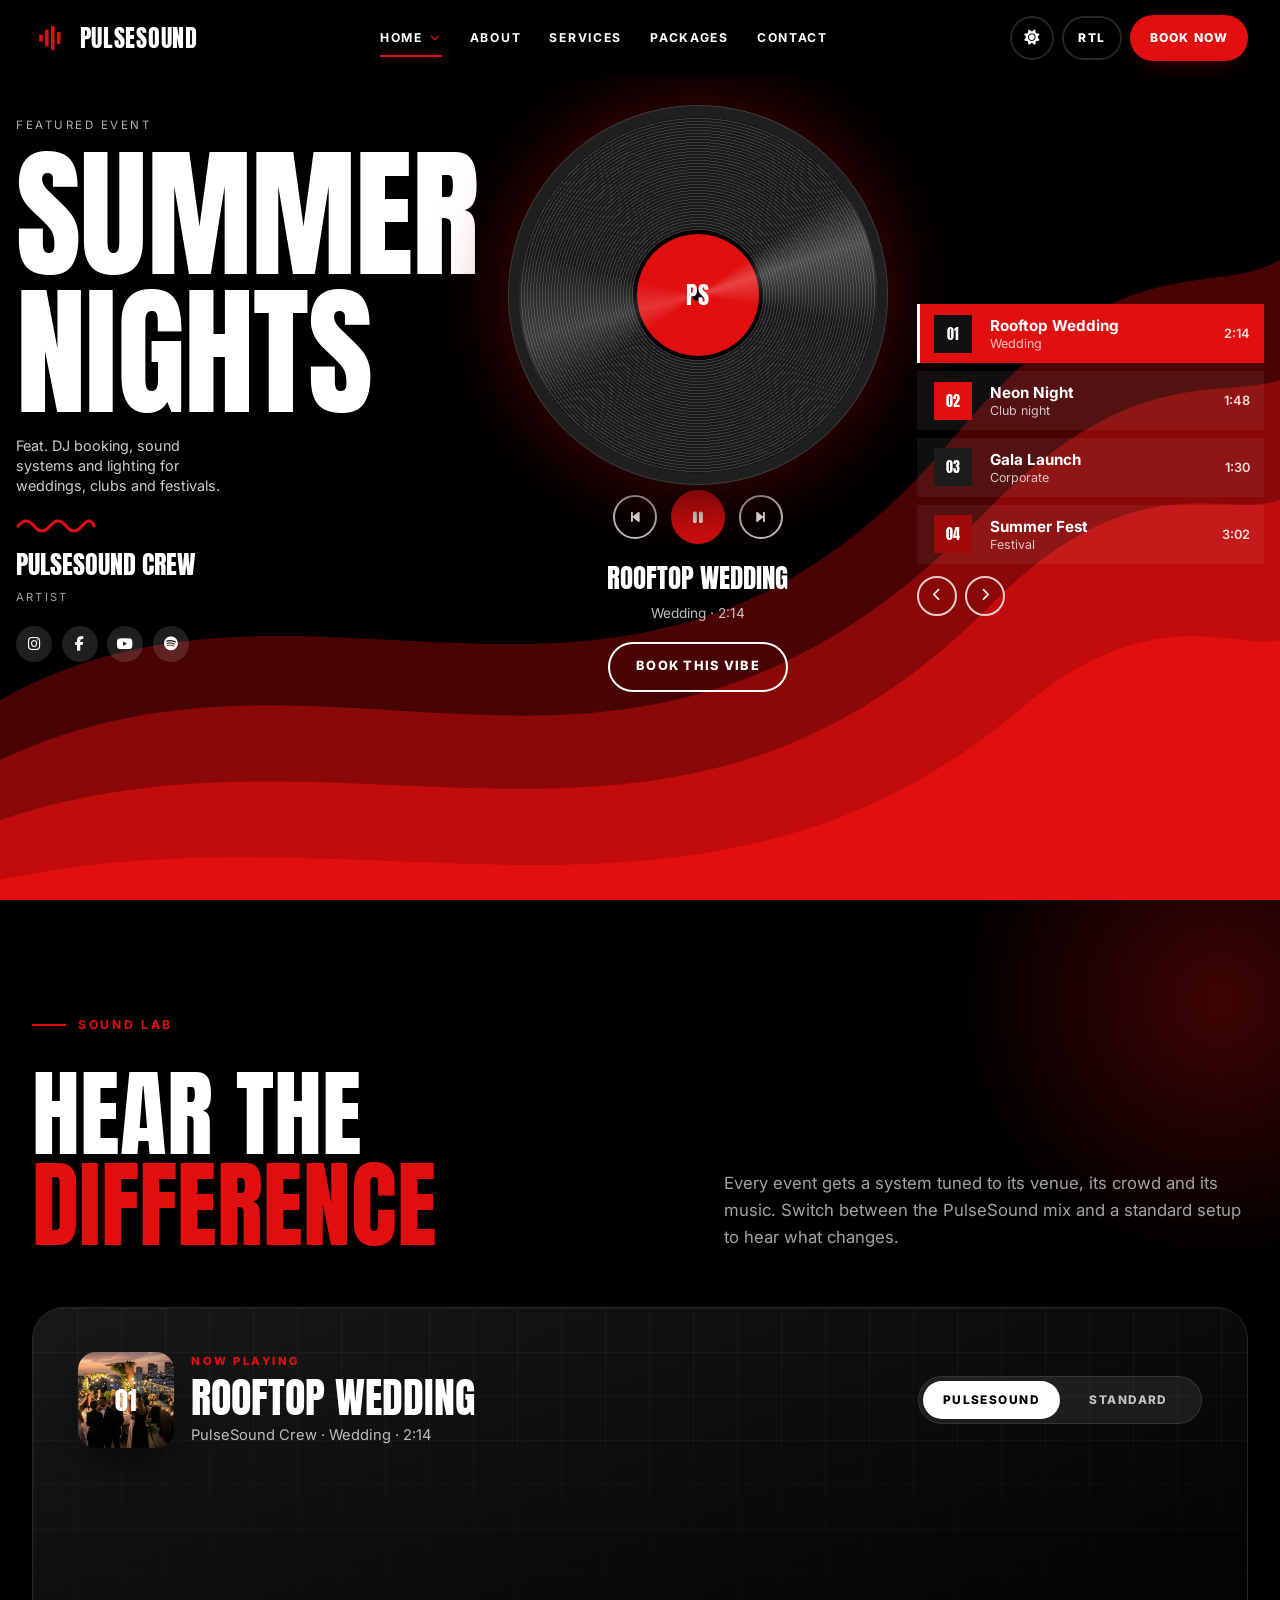
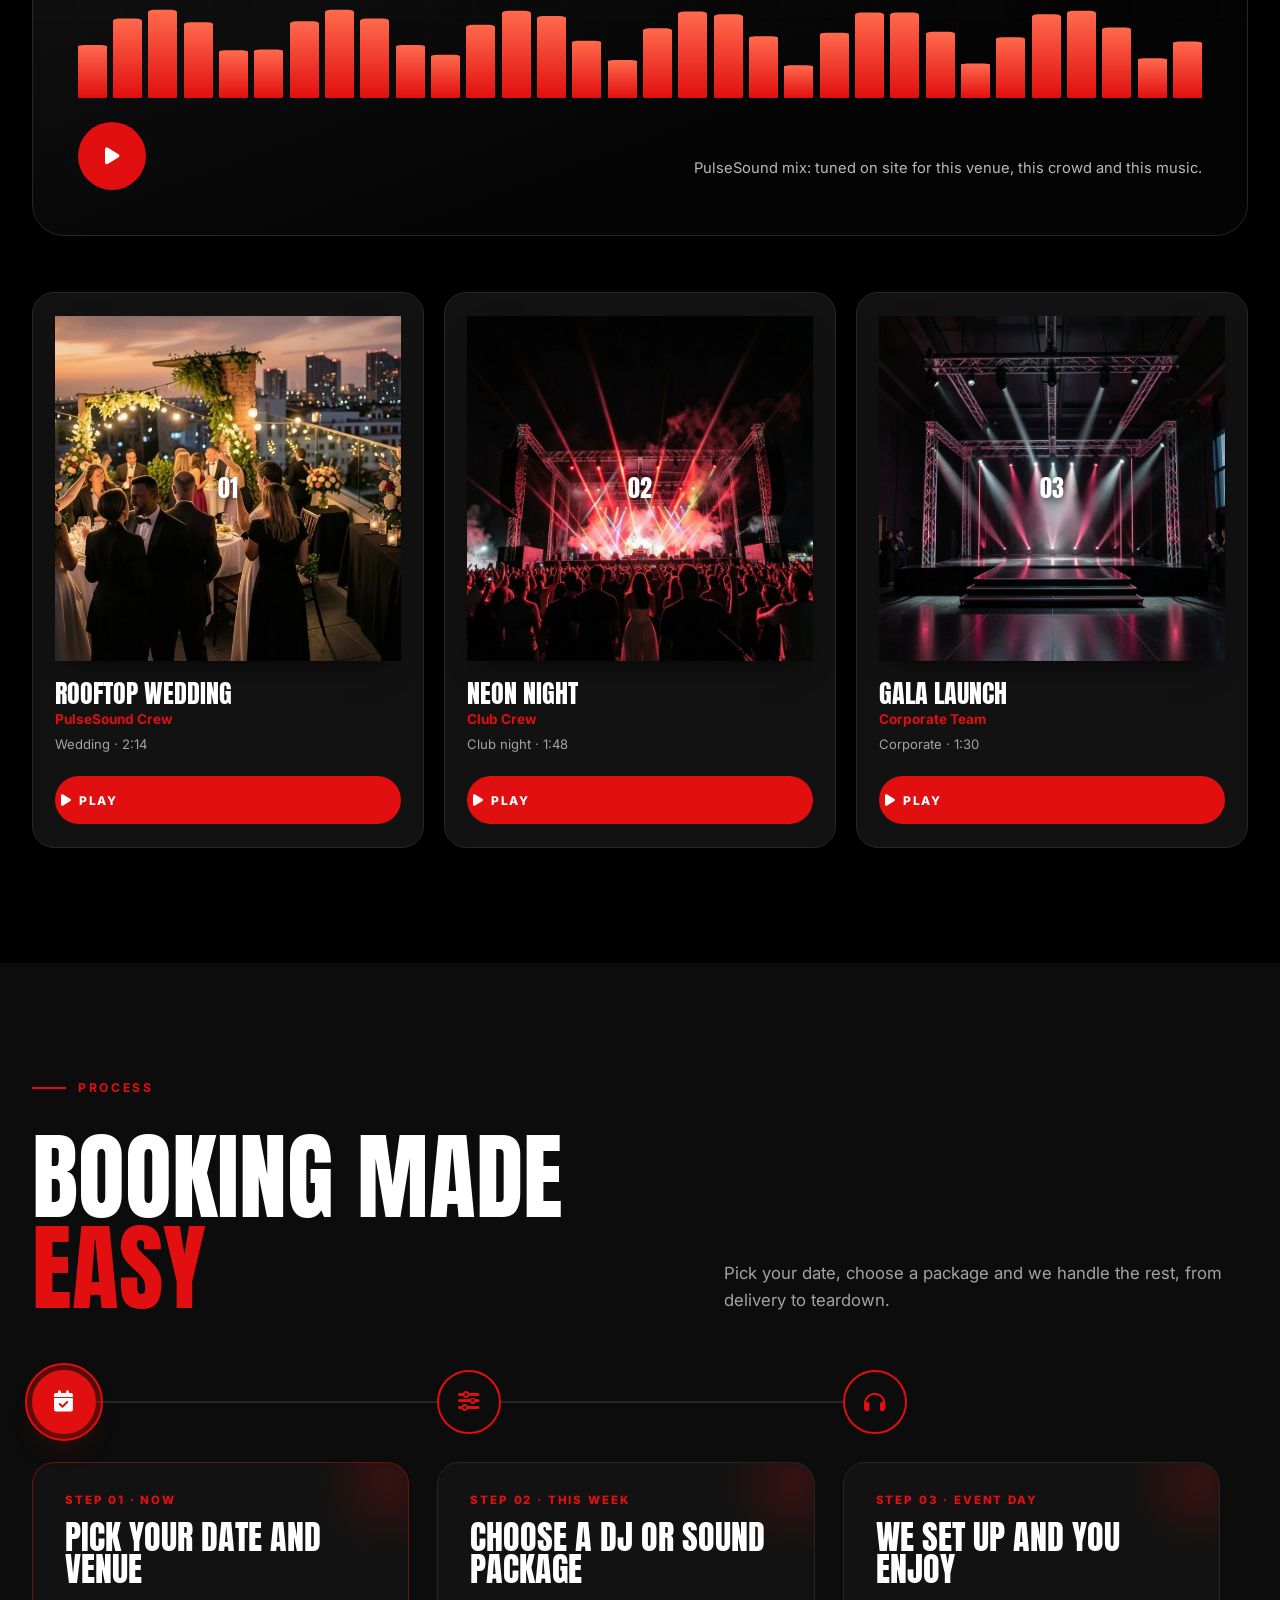
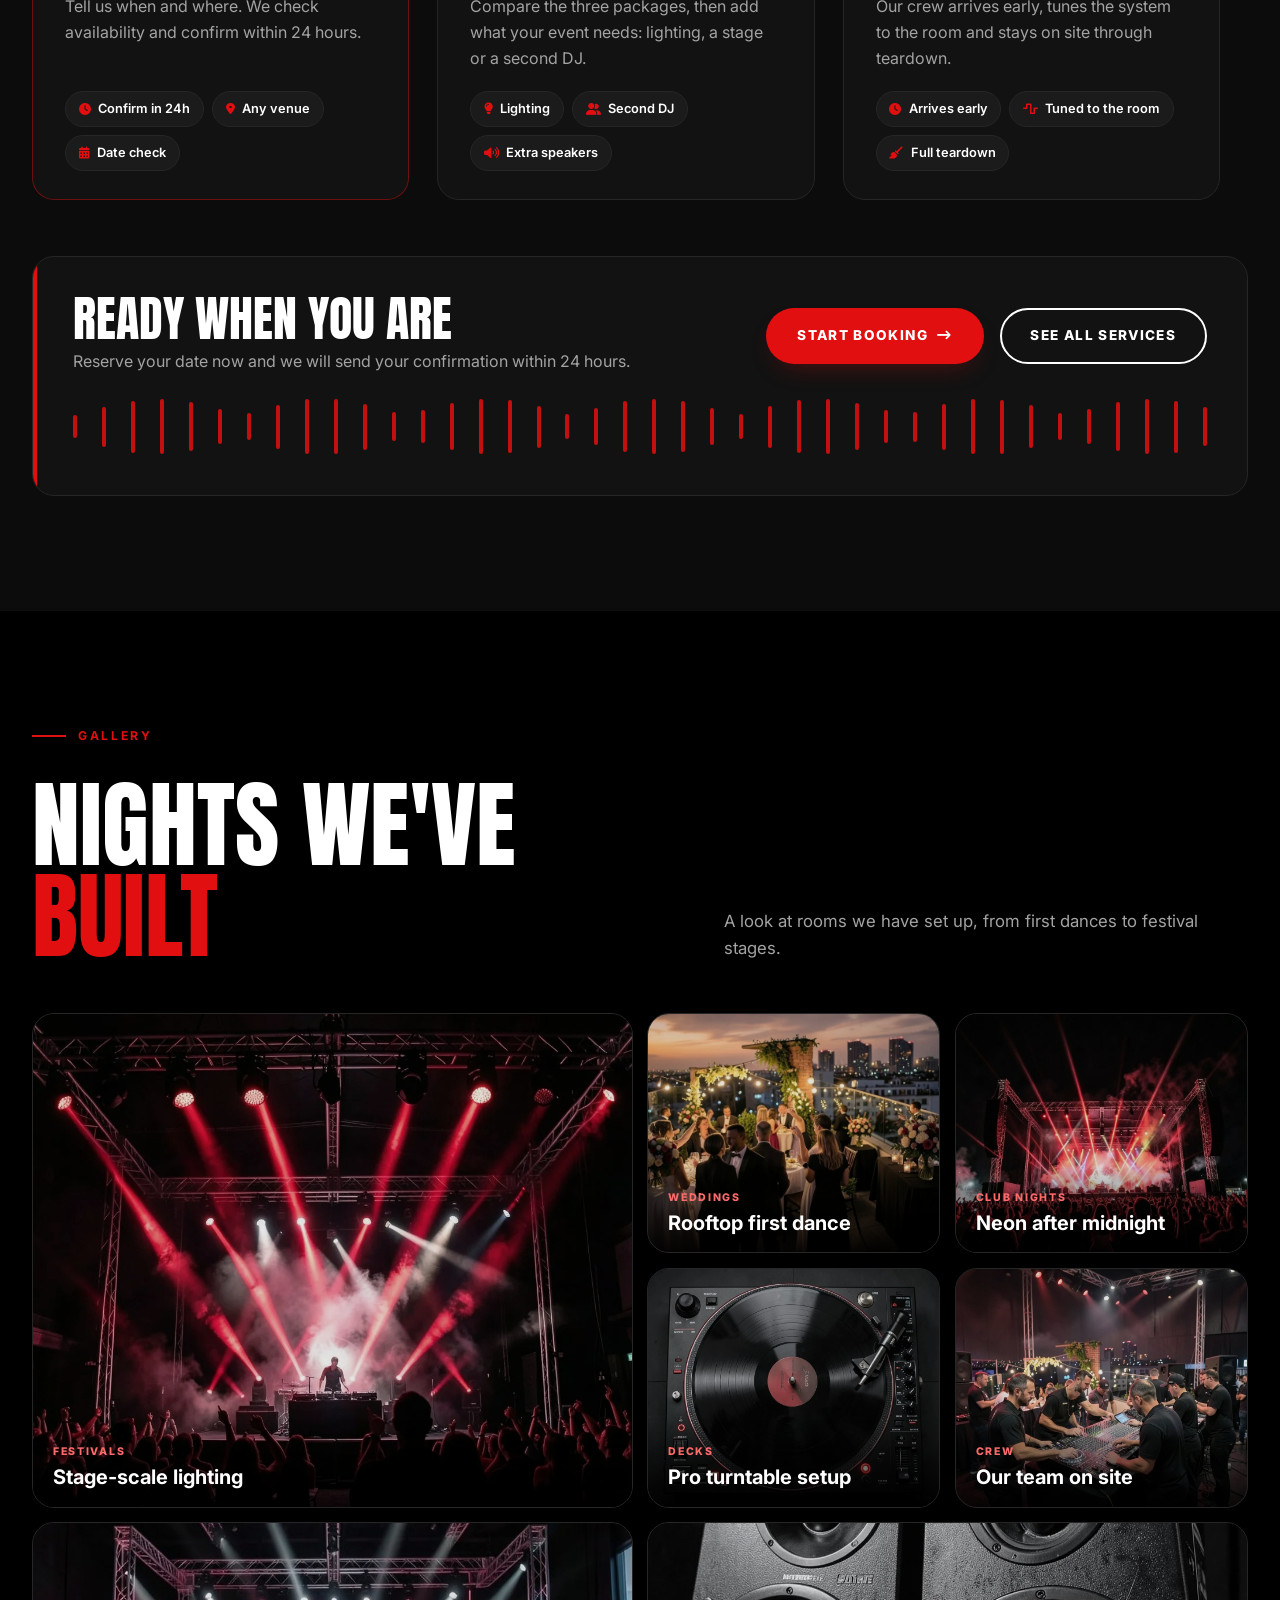
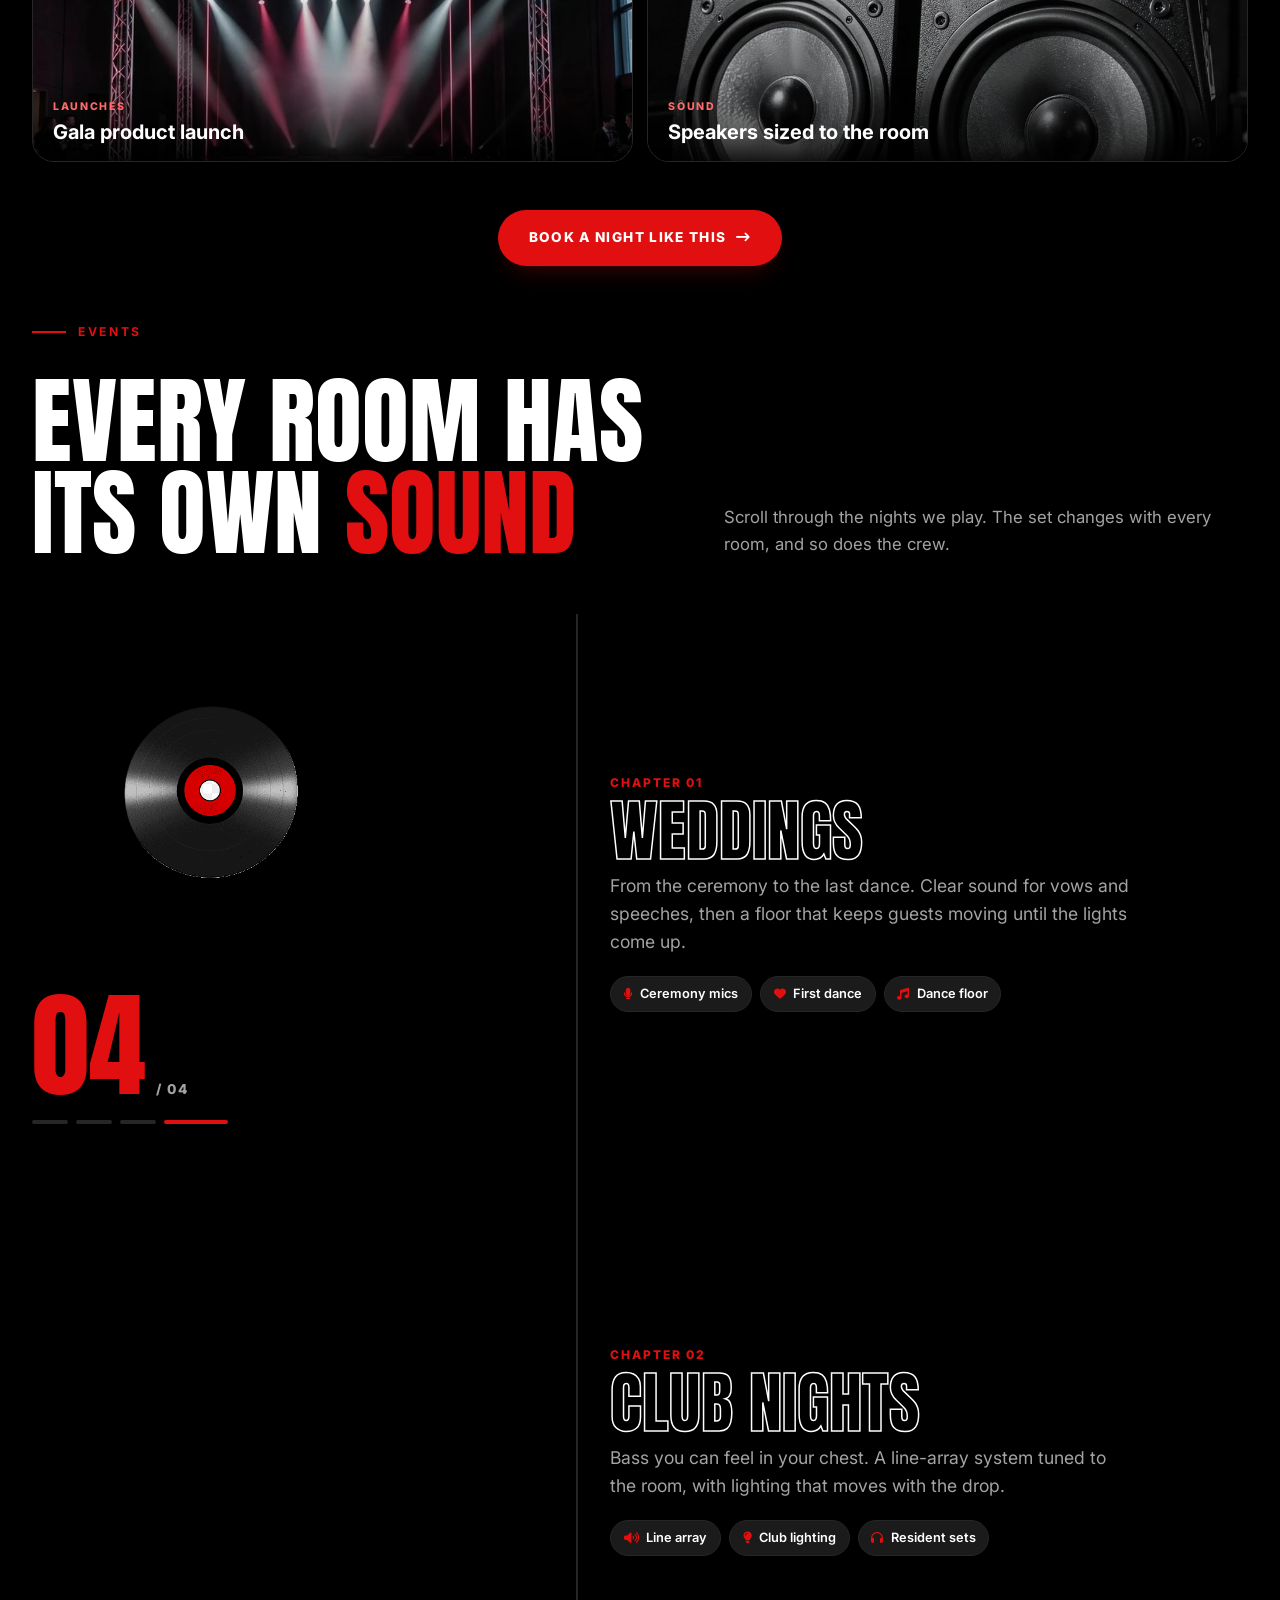
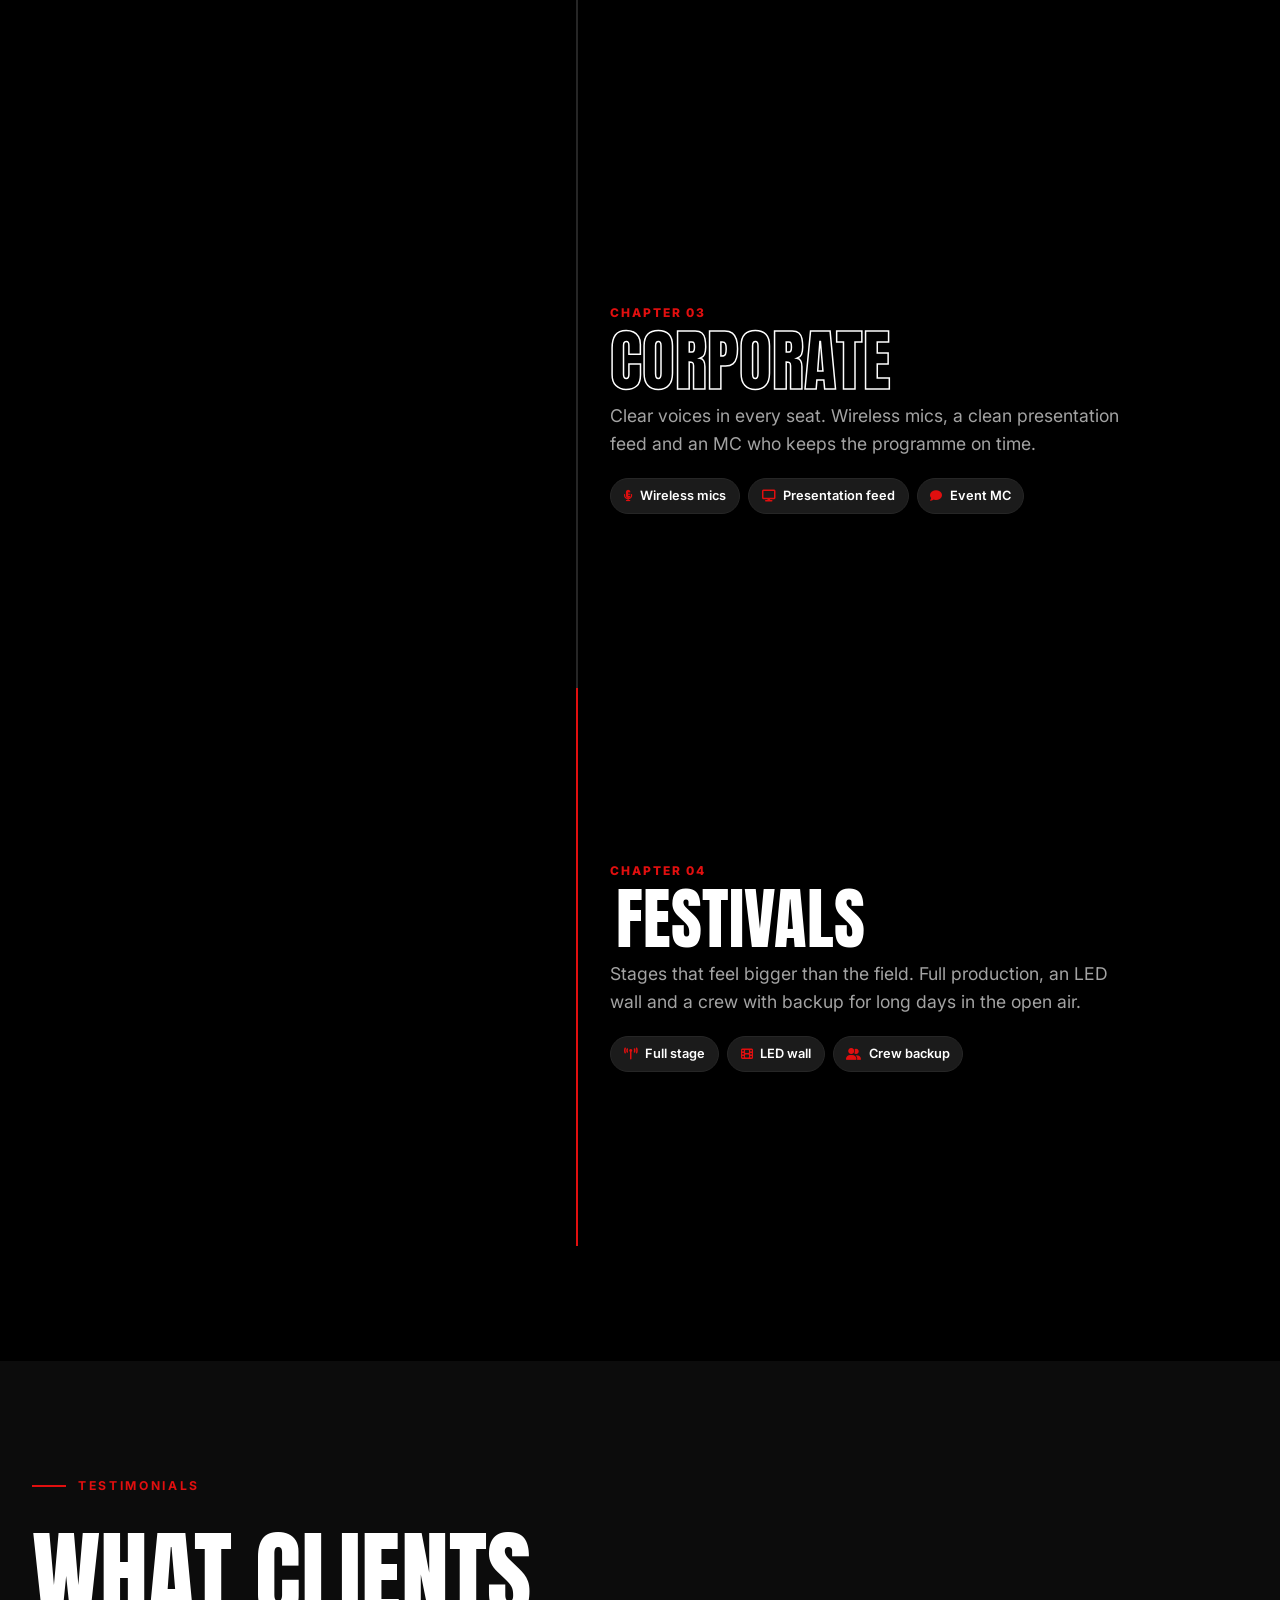
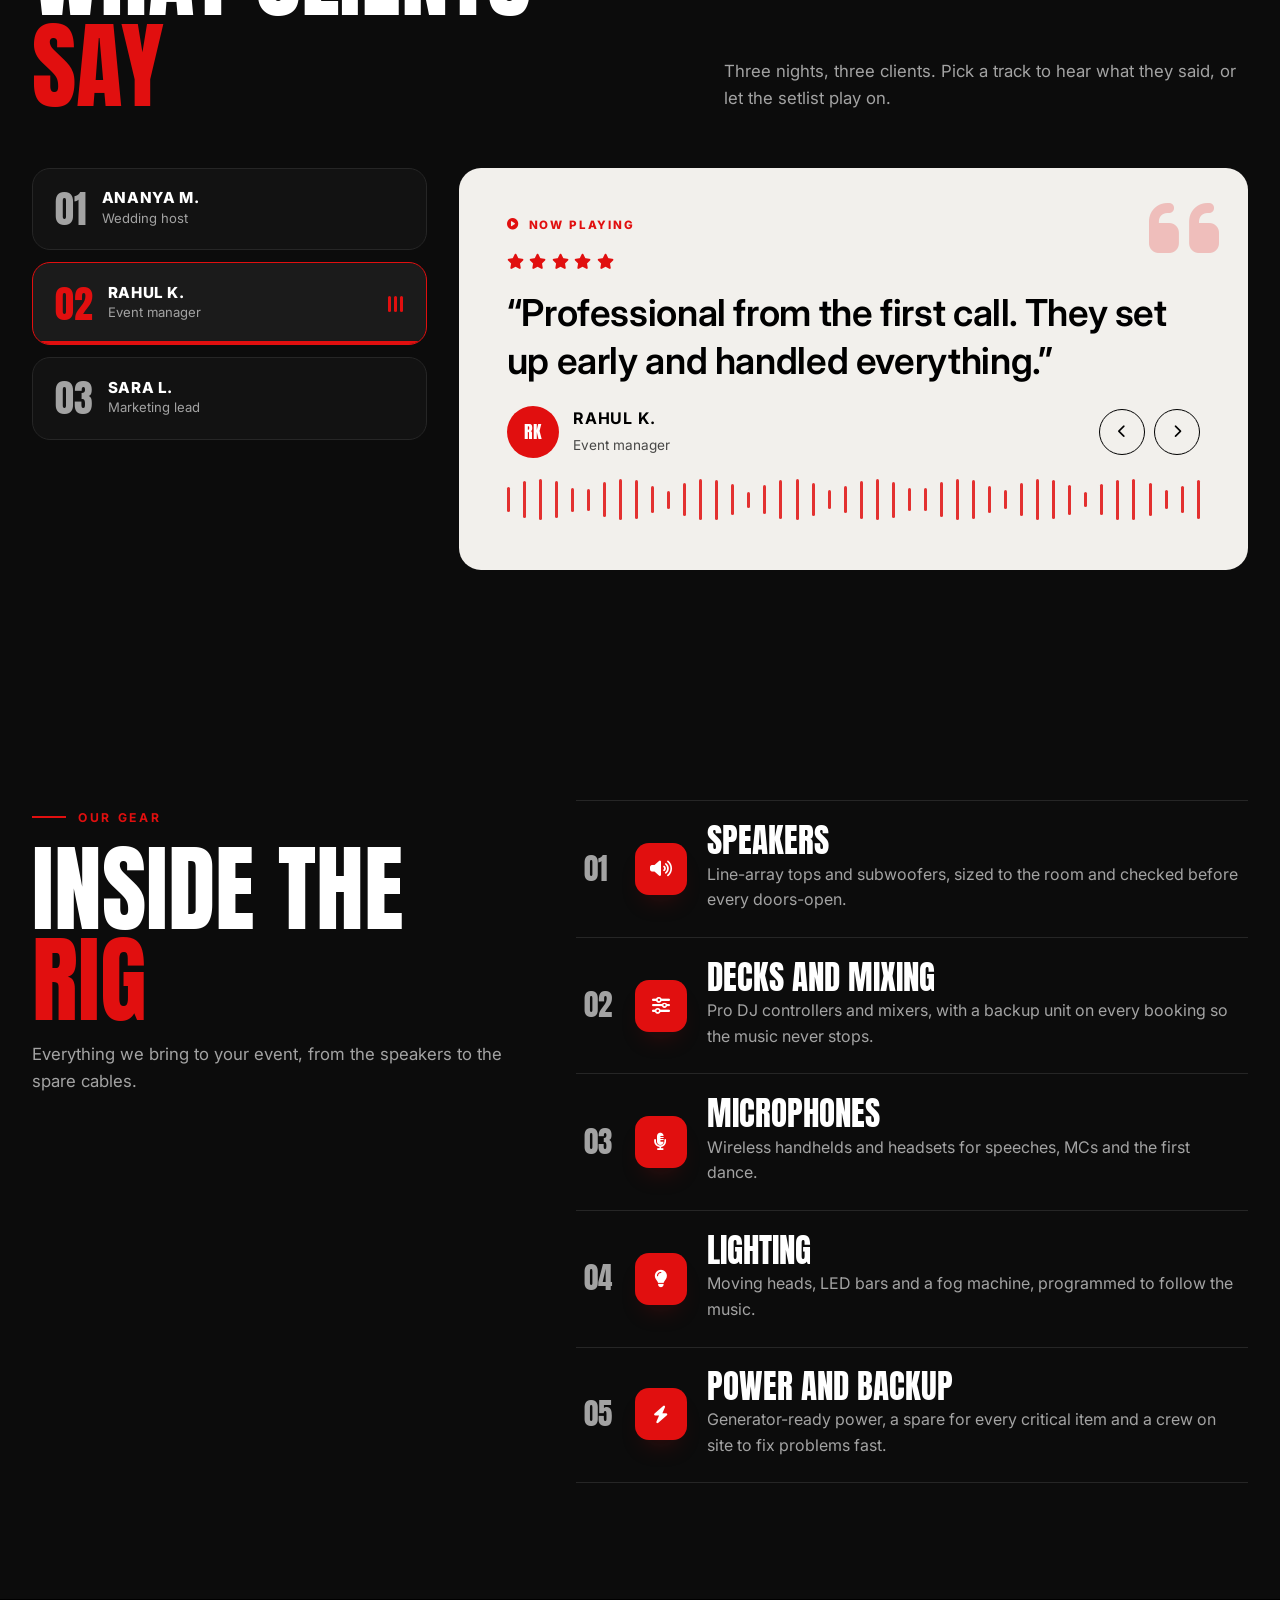
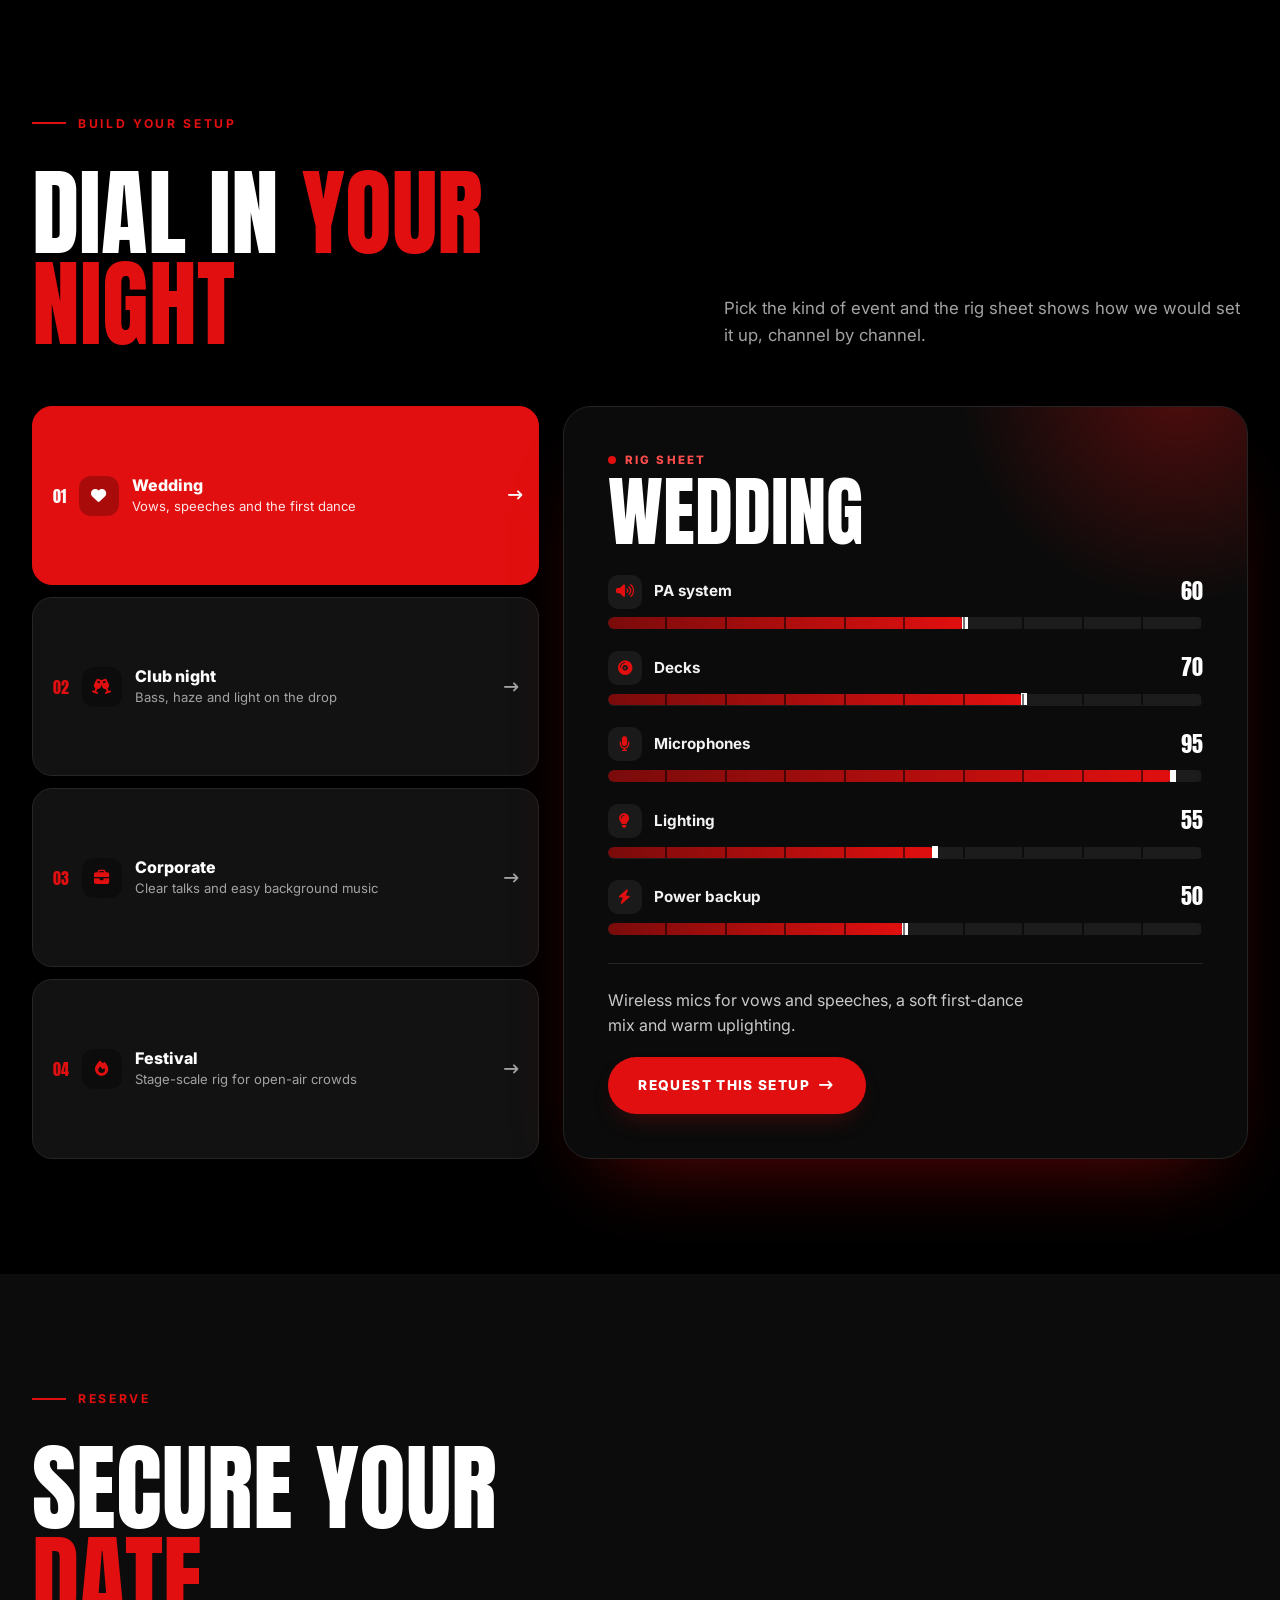
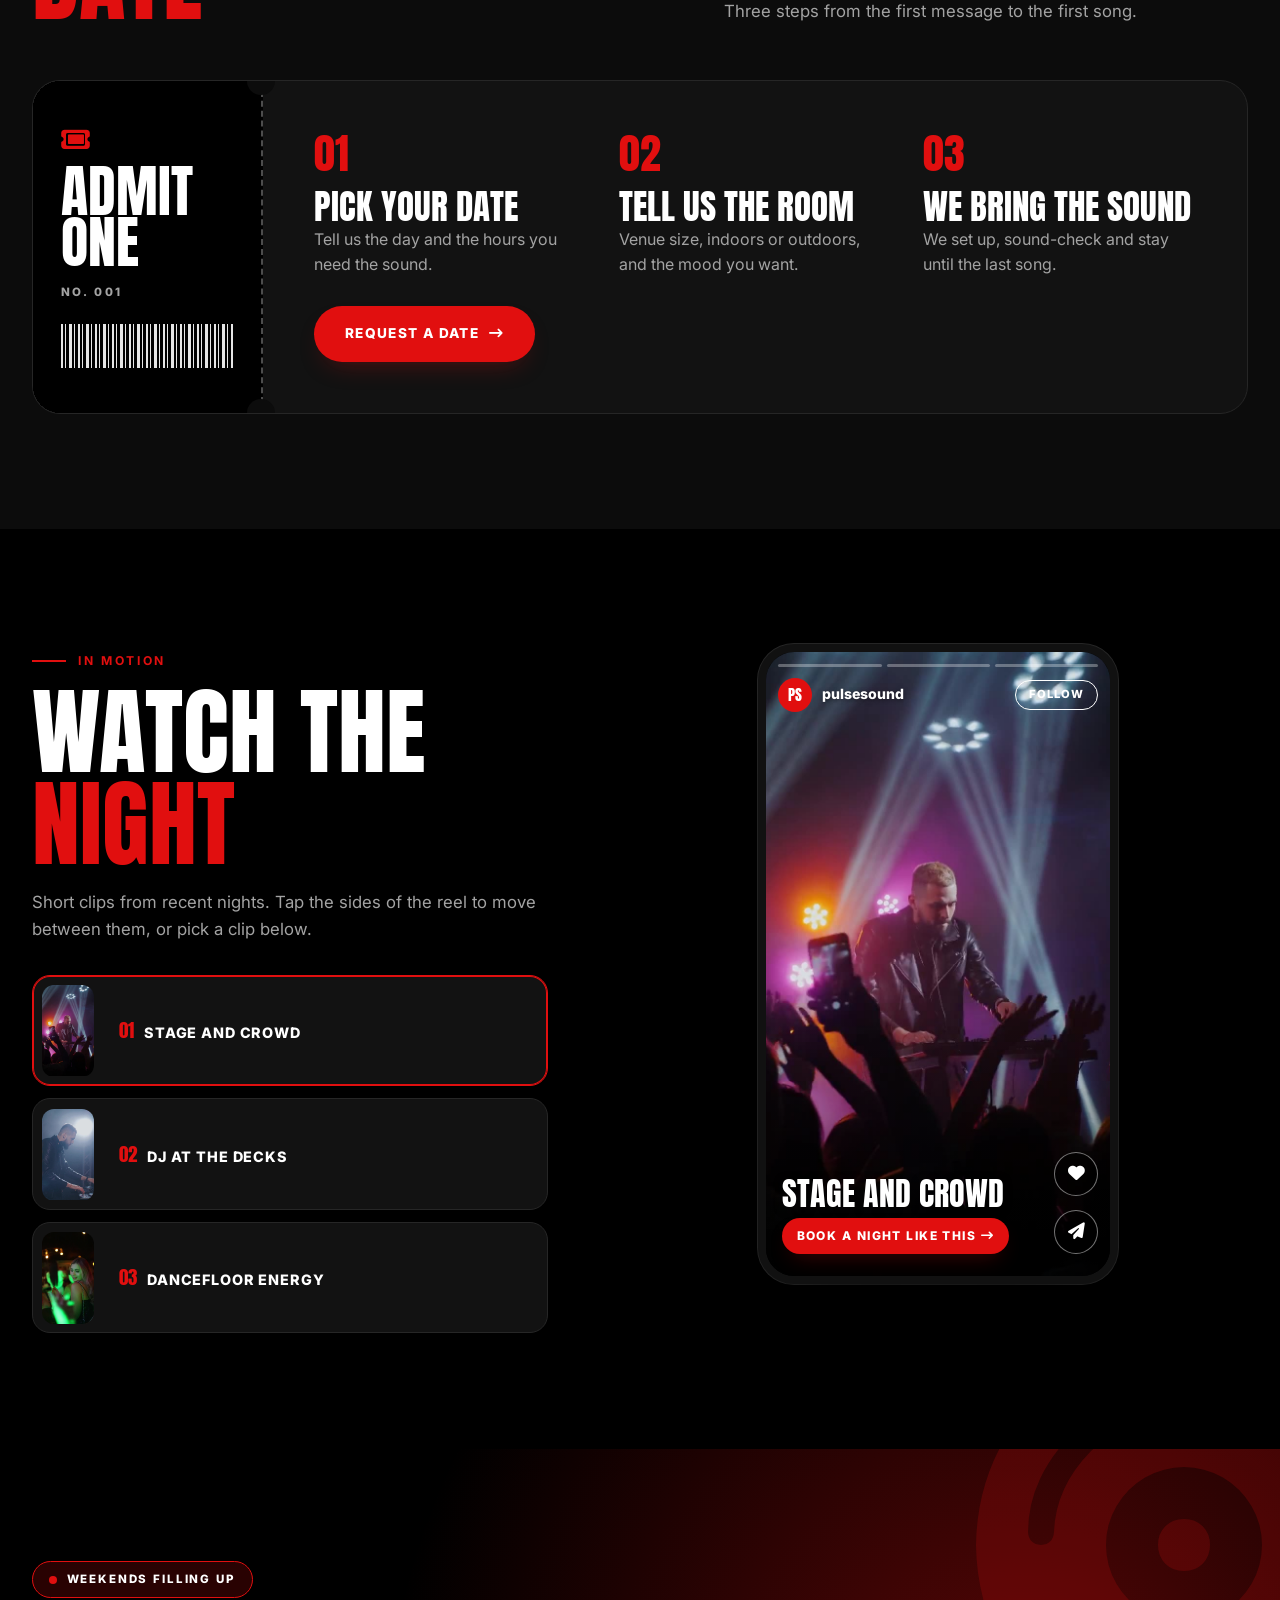
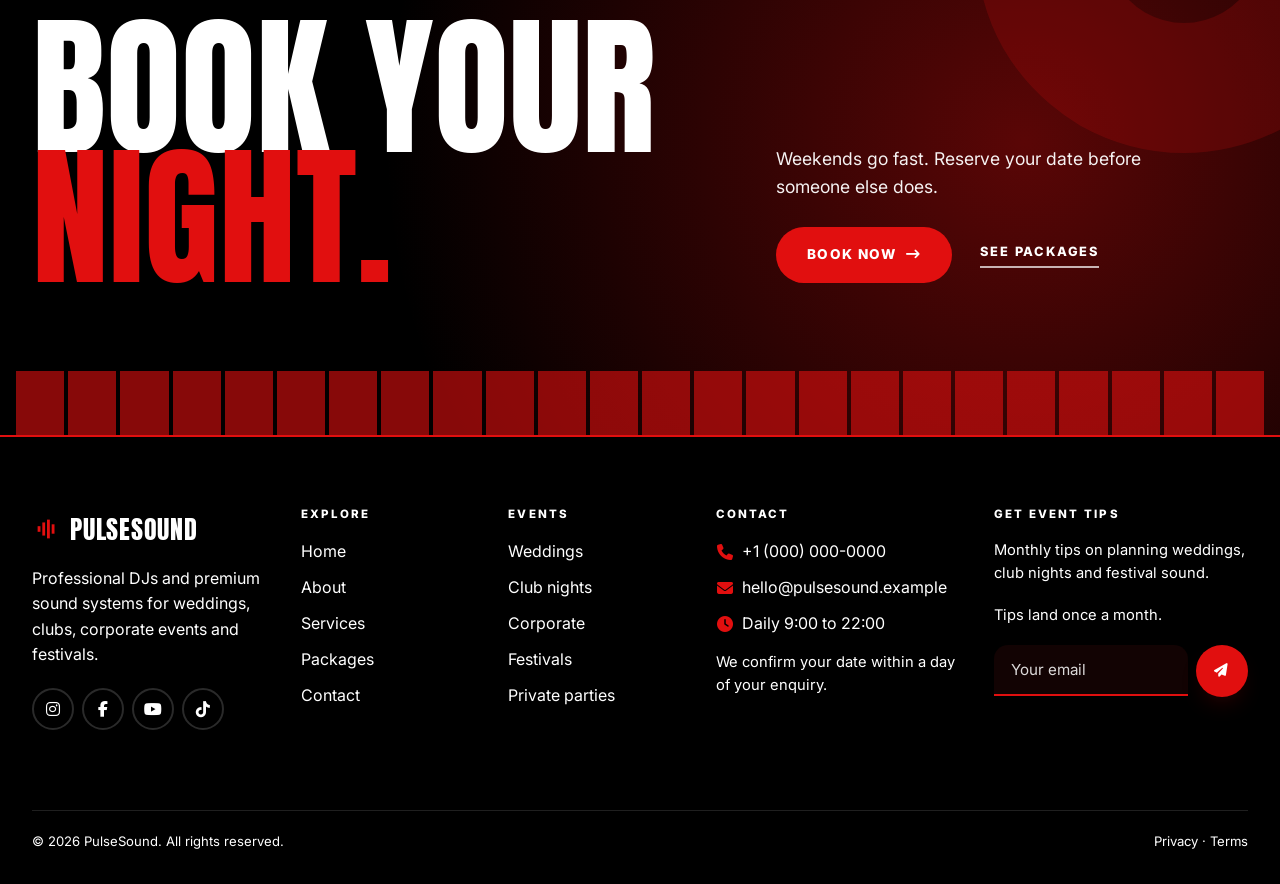
<file: index.html>
<!DOCTYPE html>
<html lang="en">
<head>
  <meta charset="UTF-8">
  <meta name="viewport" content="width=device-width, initial-scale=1.0">
  <title>DJ &amp; Sound Service</title>
  <meta http-equiv="refresh" content="0; url=pages/index.html">
  <link rel="canonical" href="pages/index.html">
  <script>window.location.replace("pages/index.html");</script>
</head>
<body>
  <p>Redirecting to <a href="pages/index.html">the DJ &amp; Sound Service website</a>...</p>
</body>
</html>
</file>
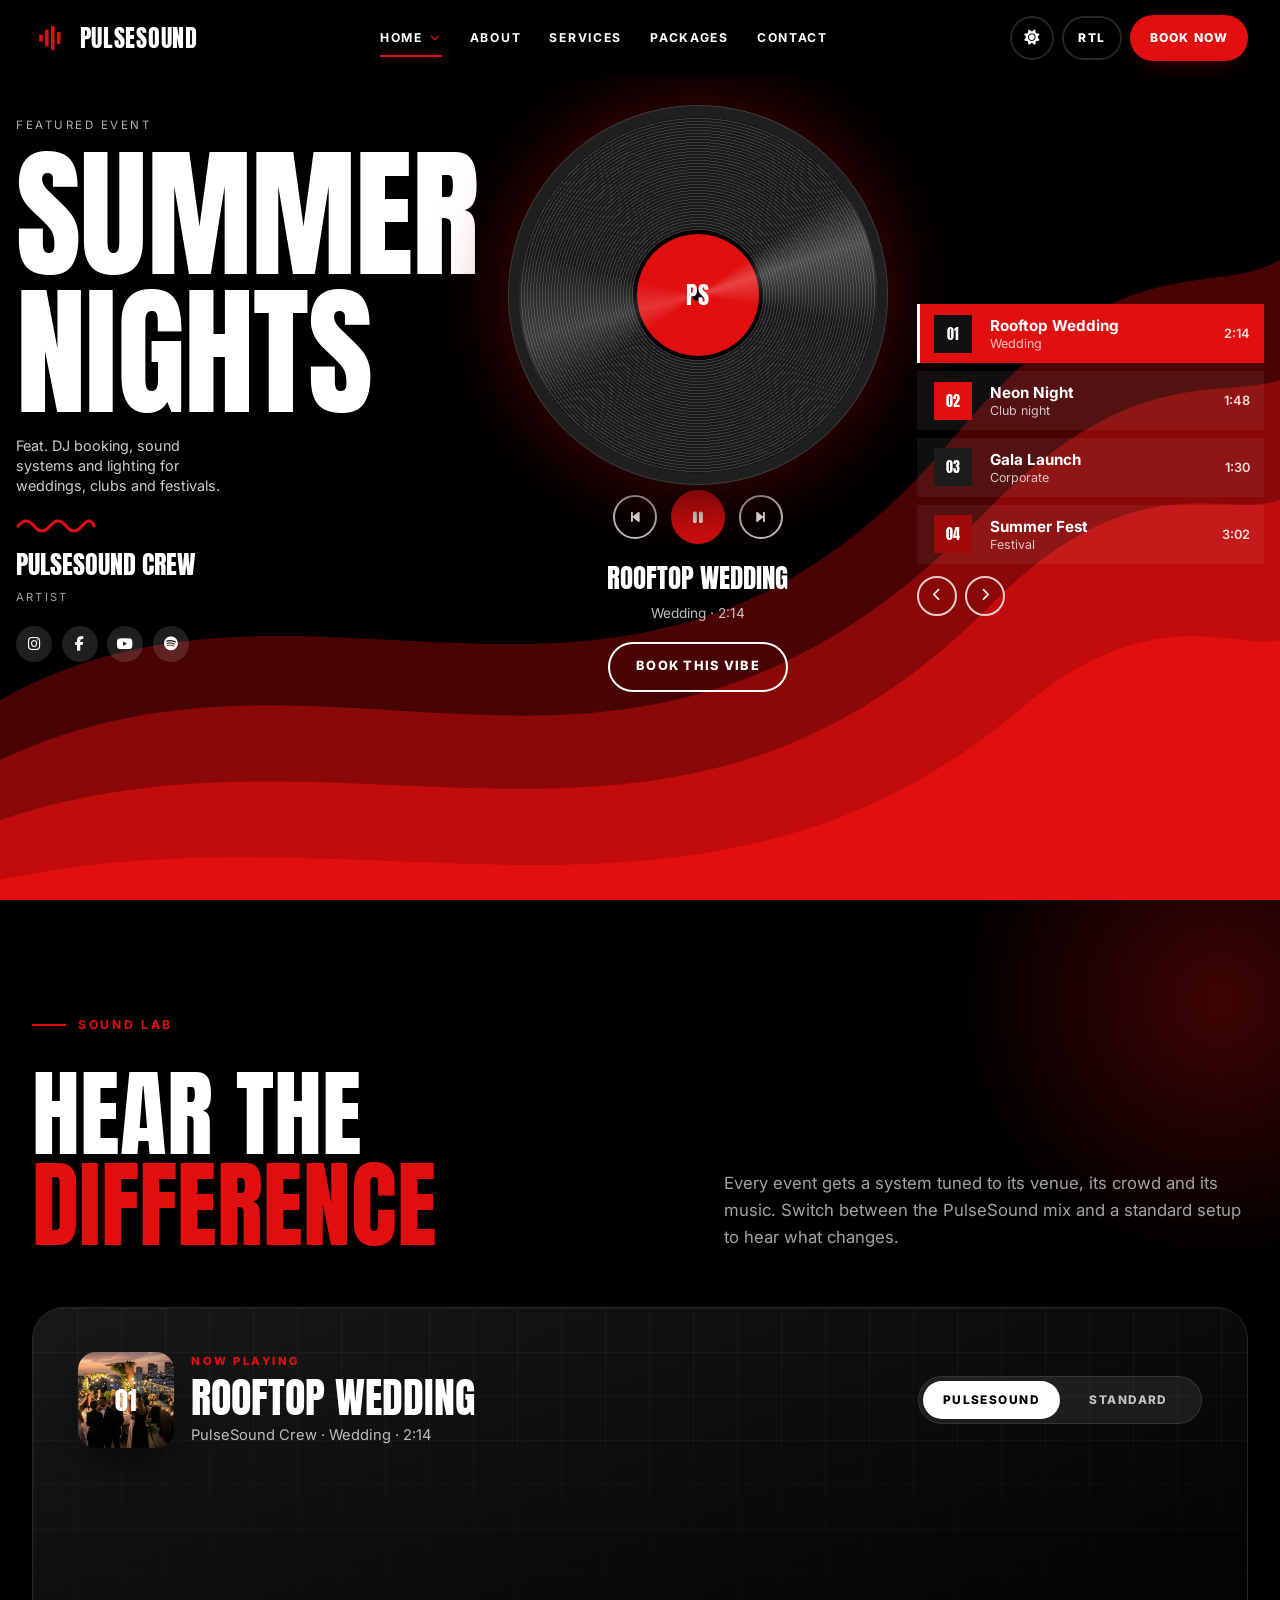
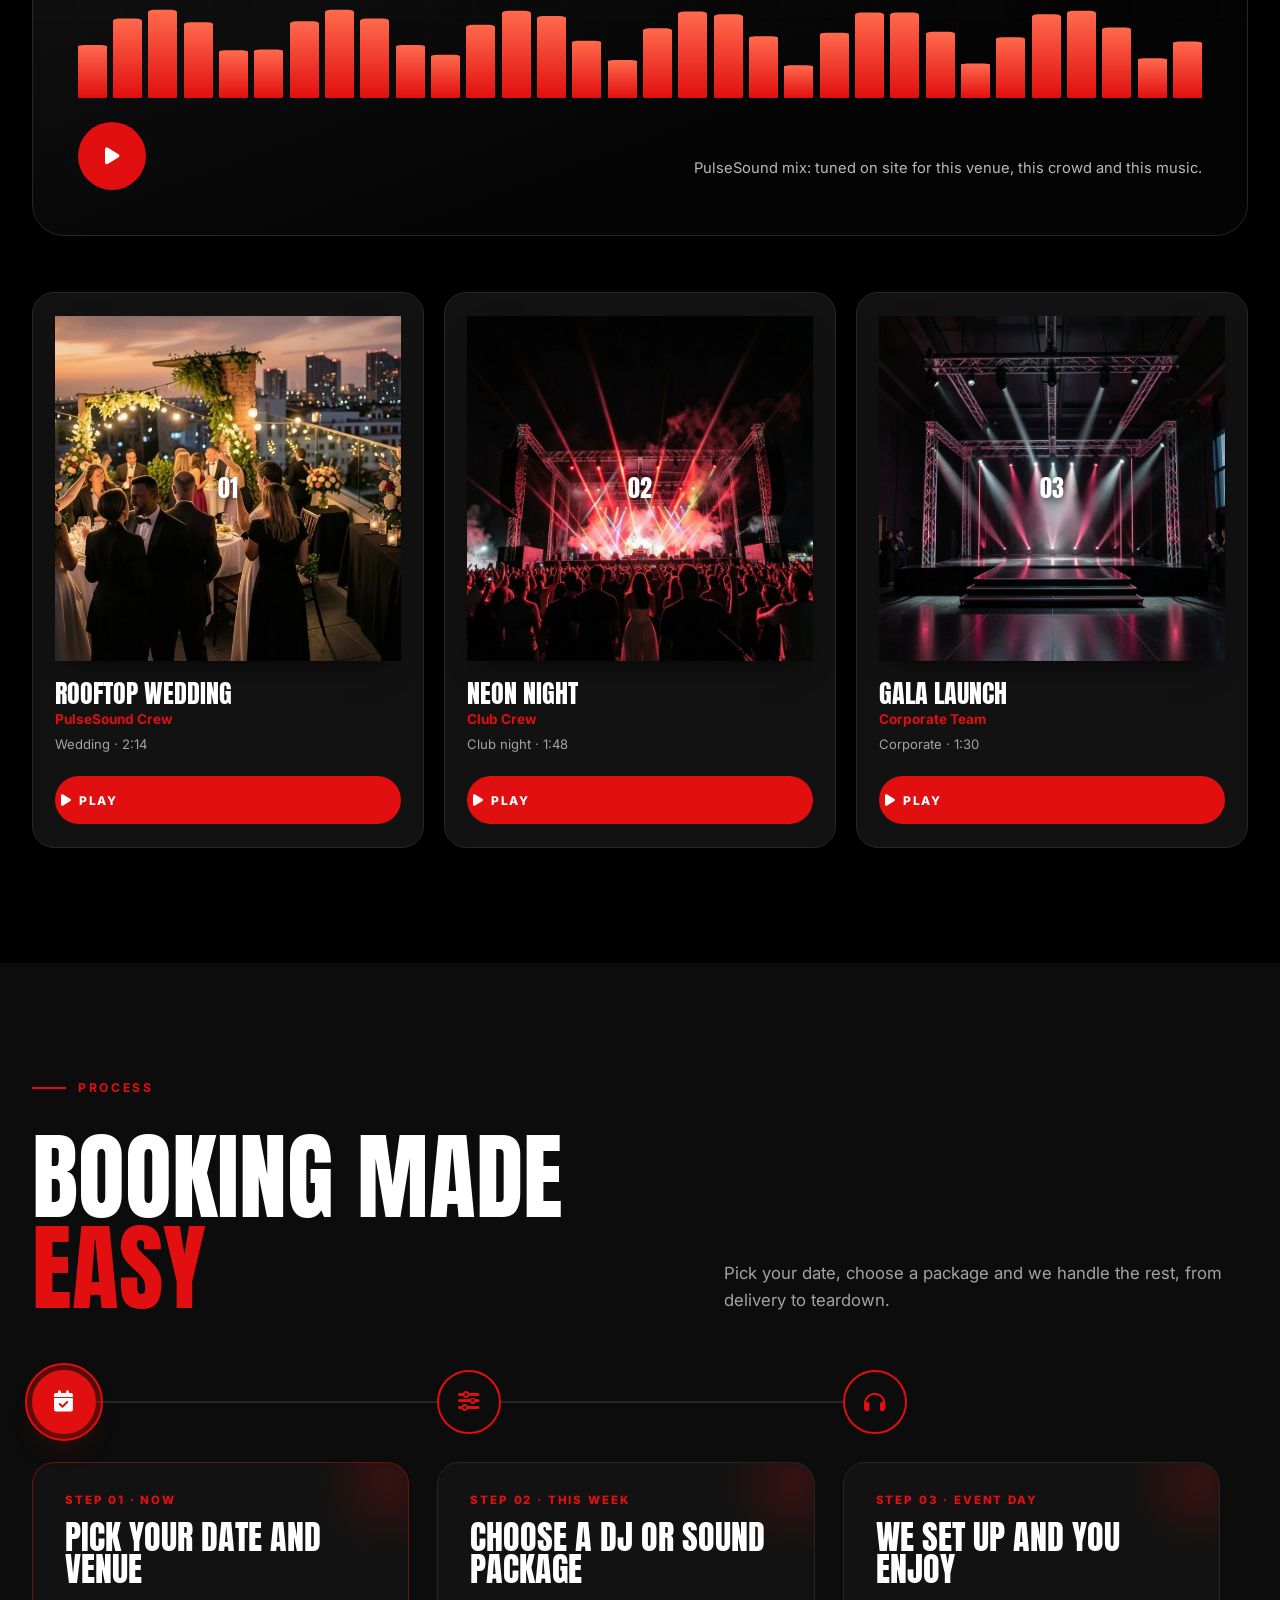
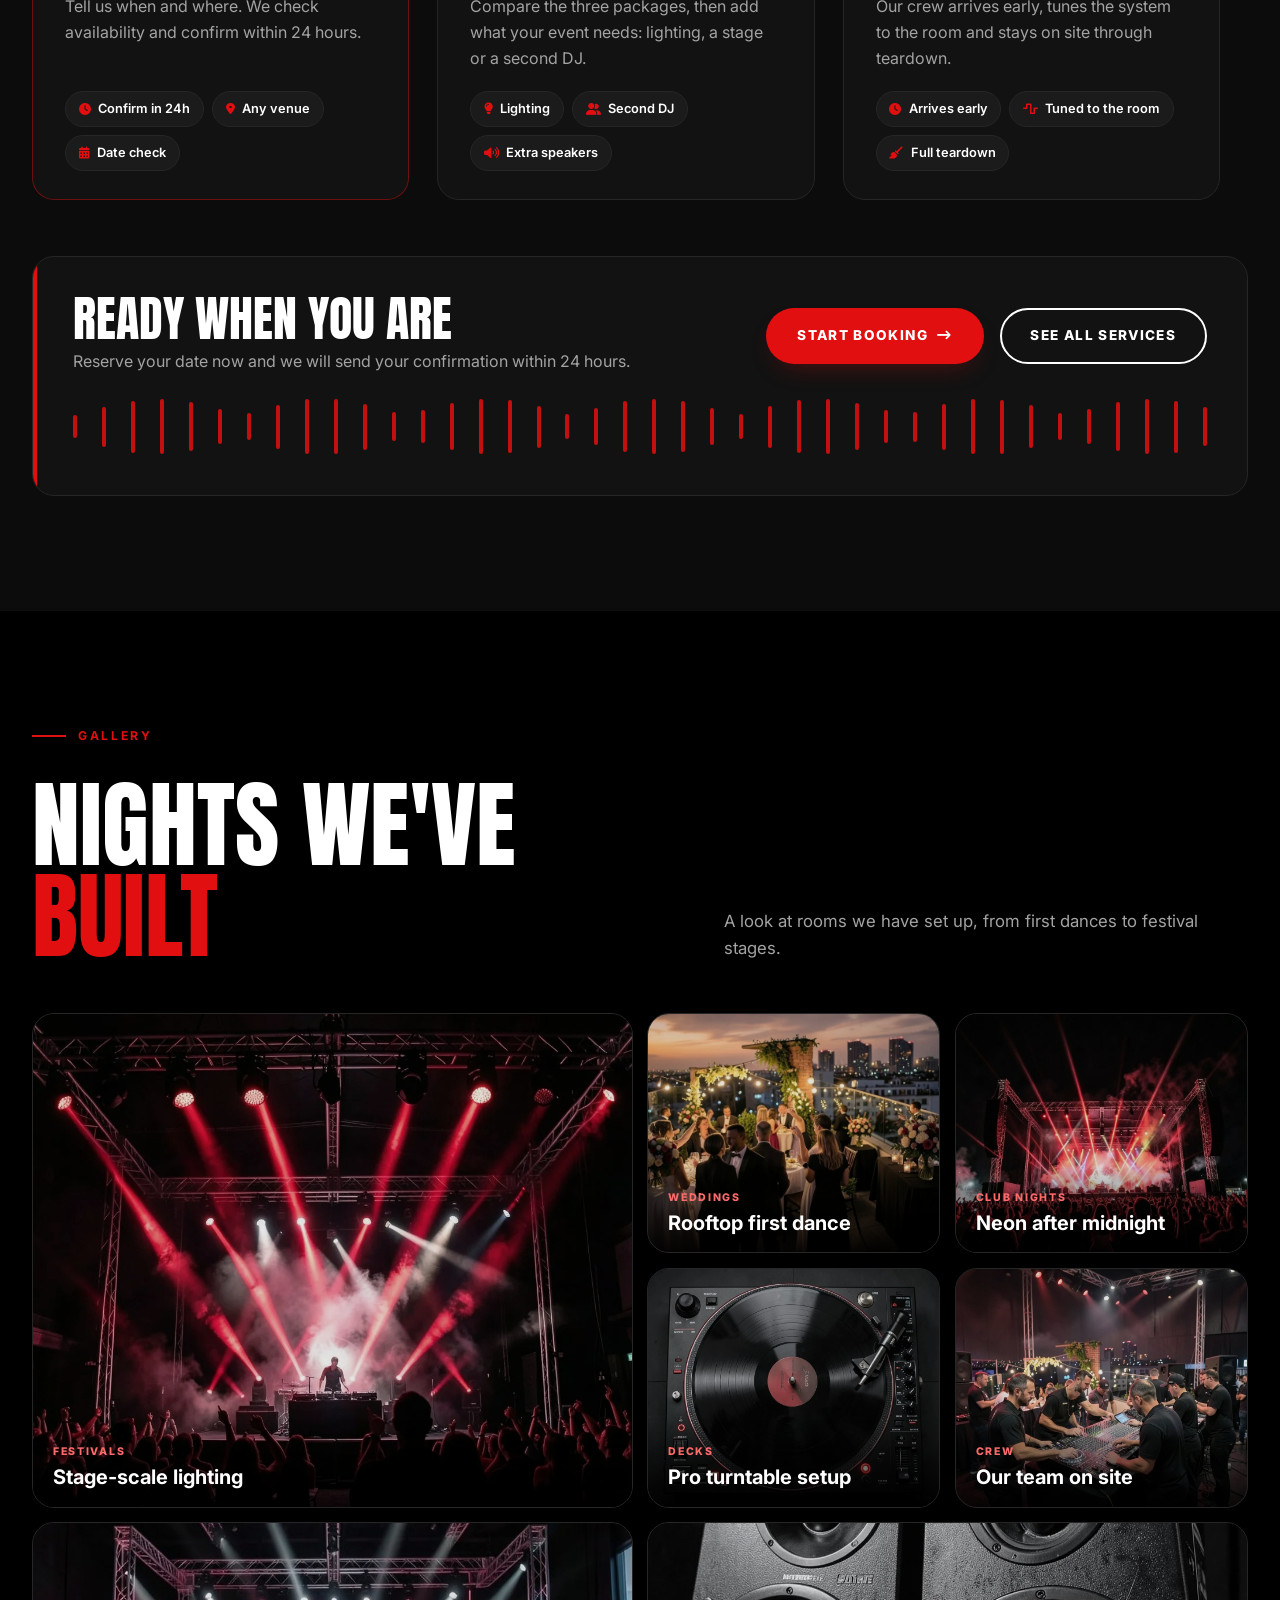
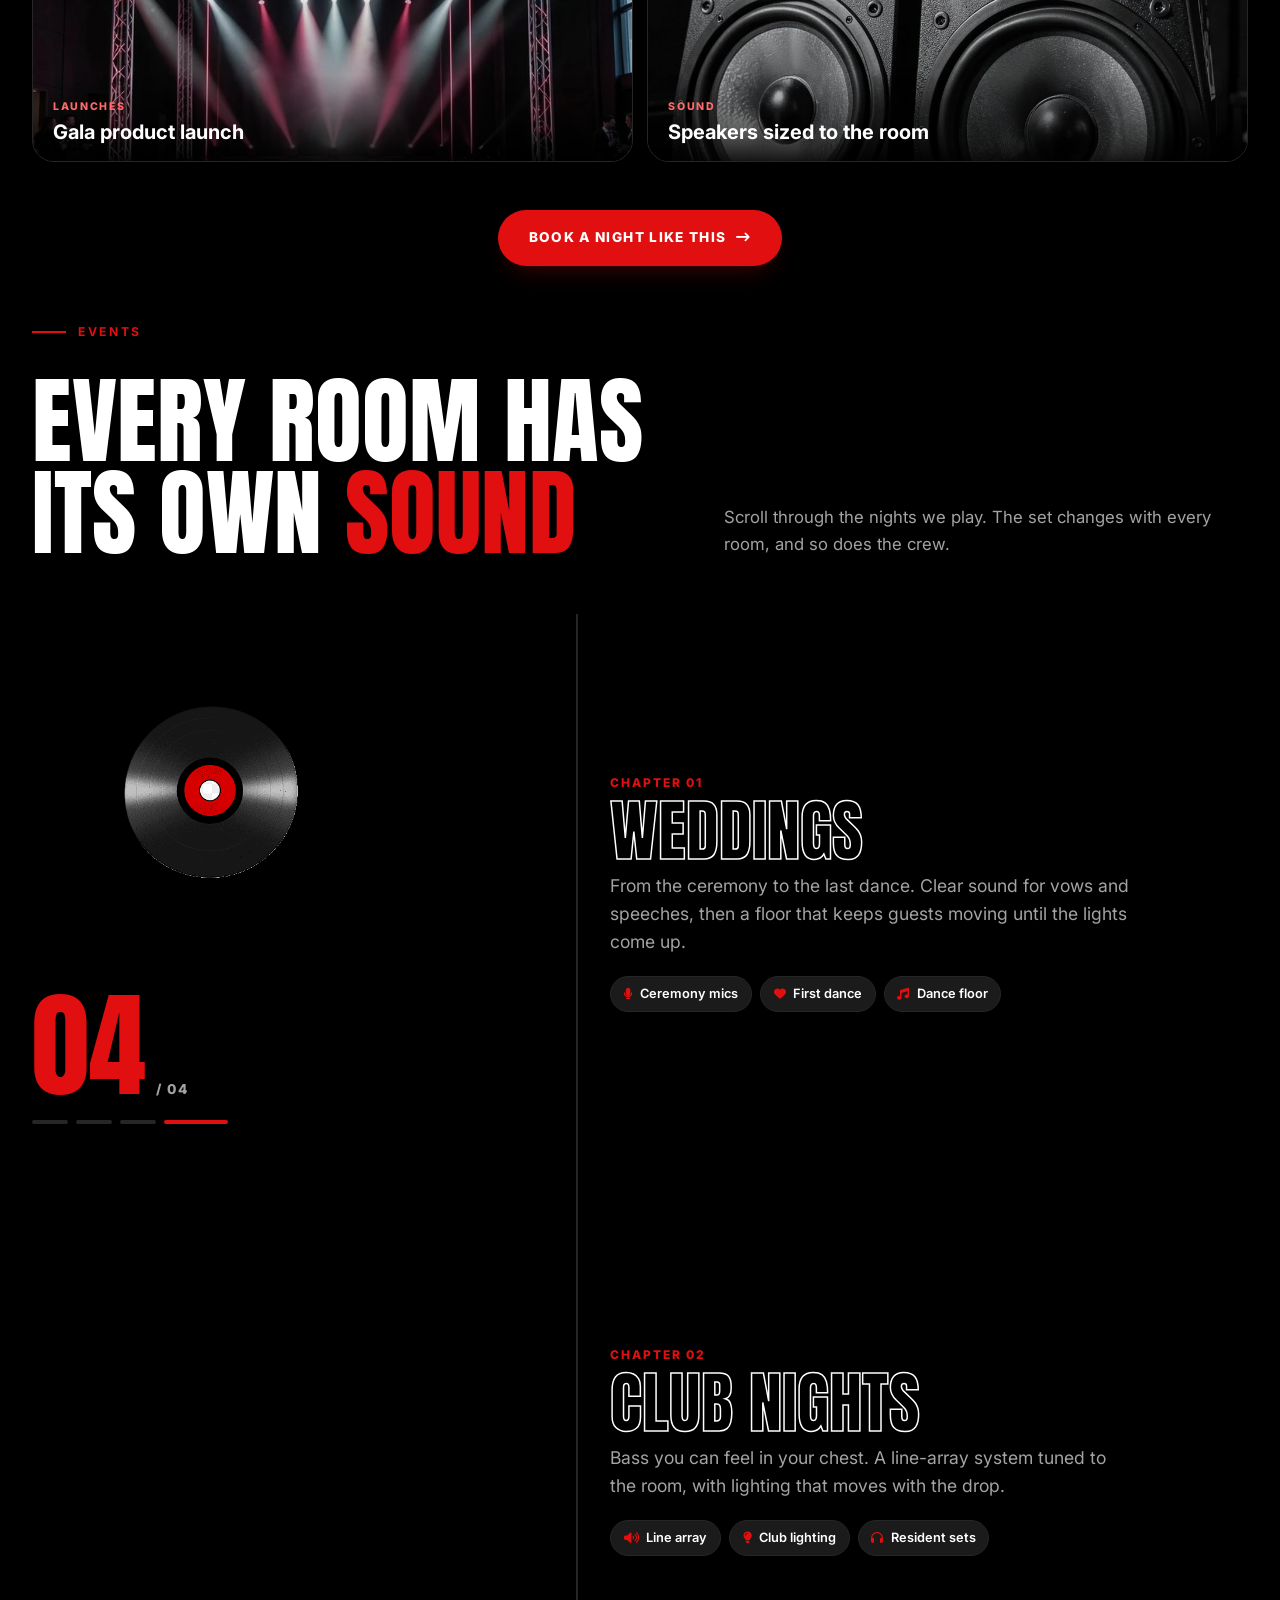
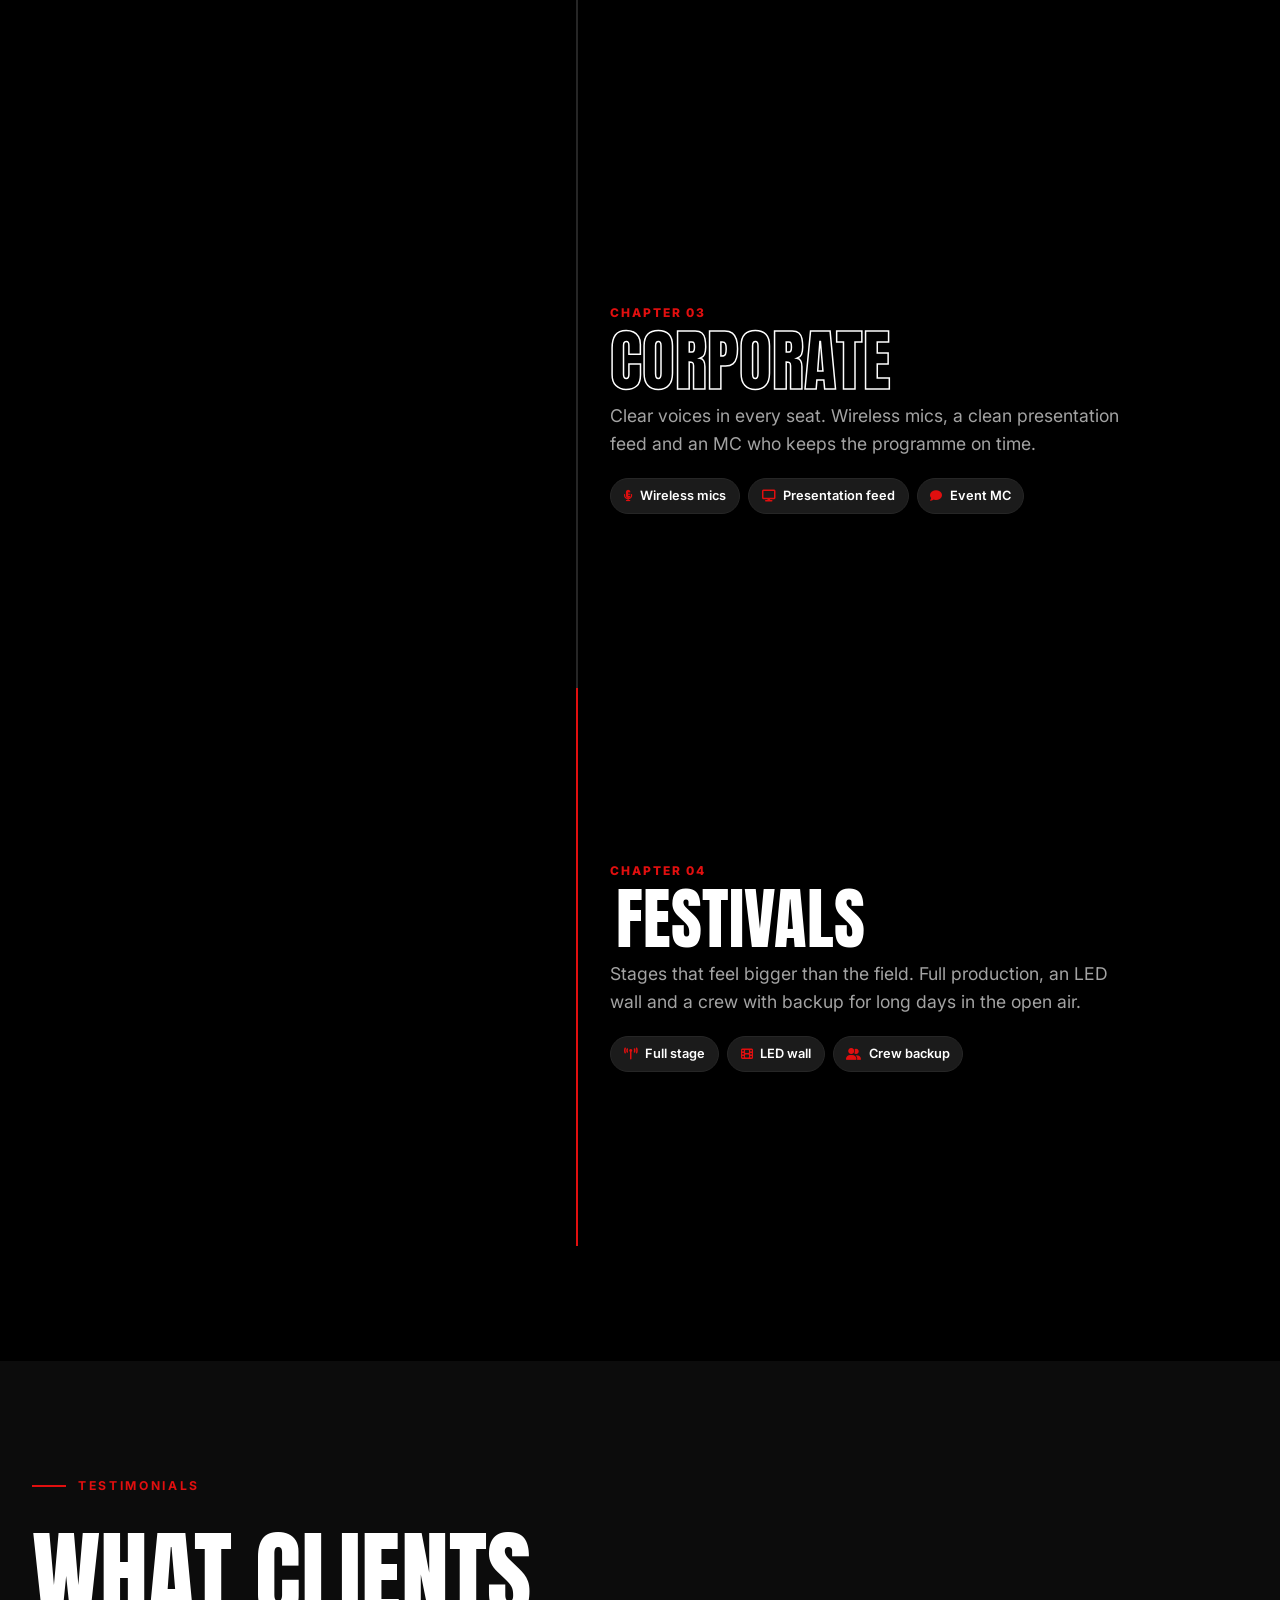
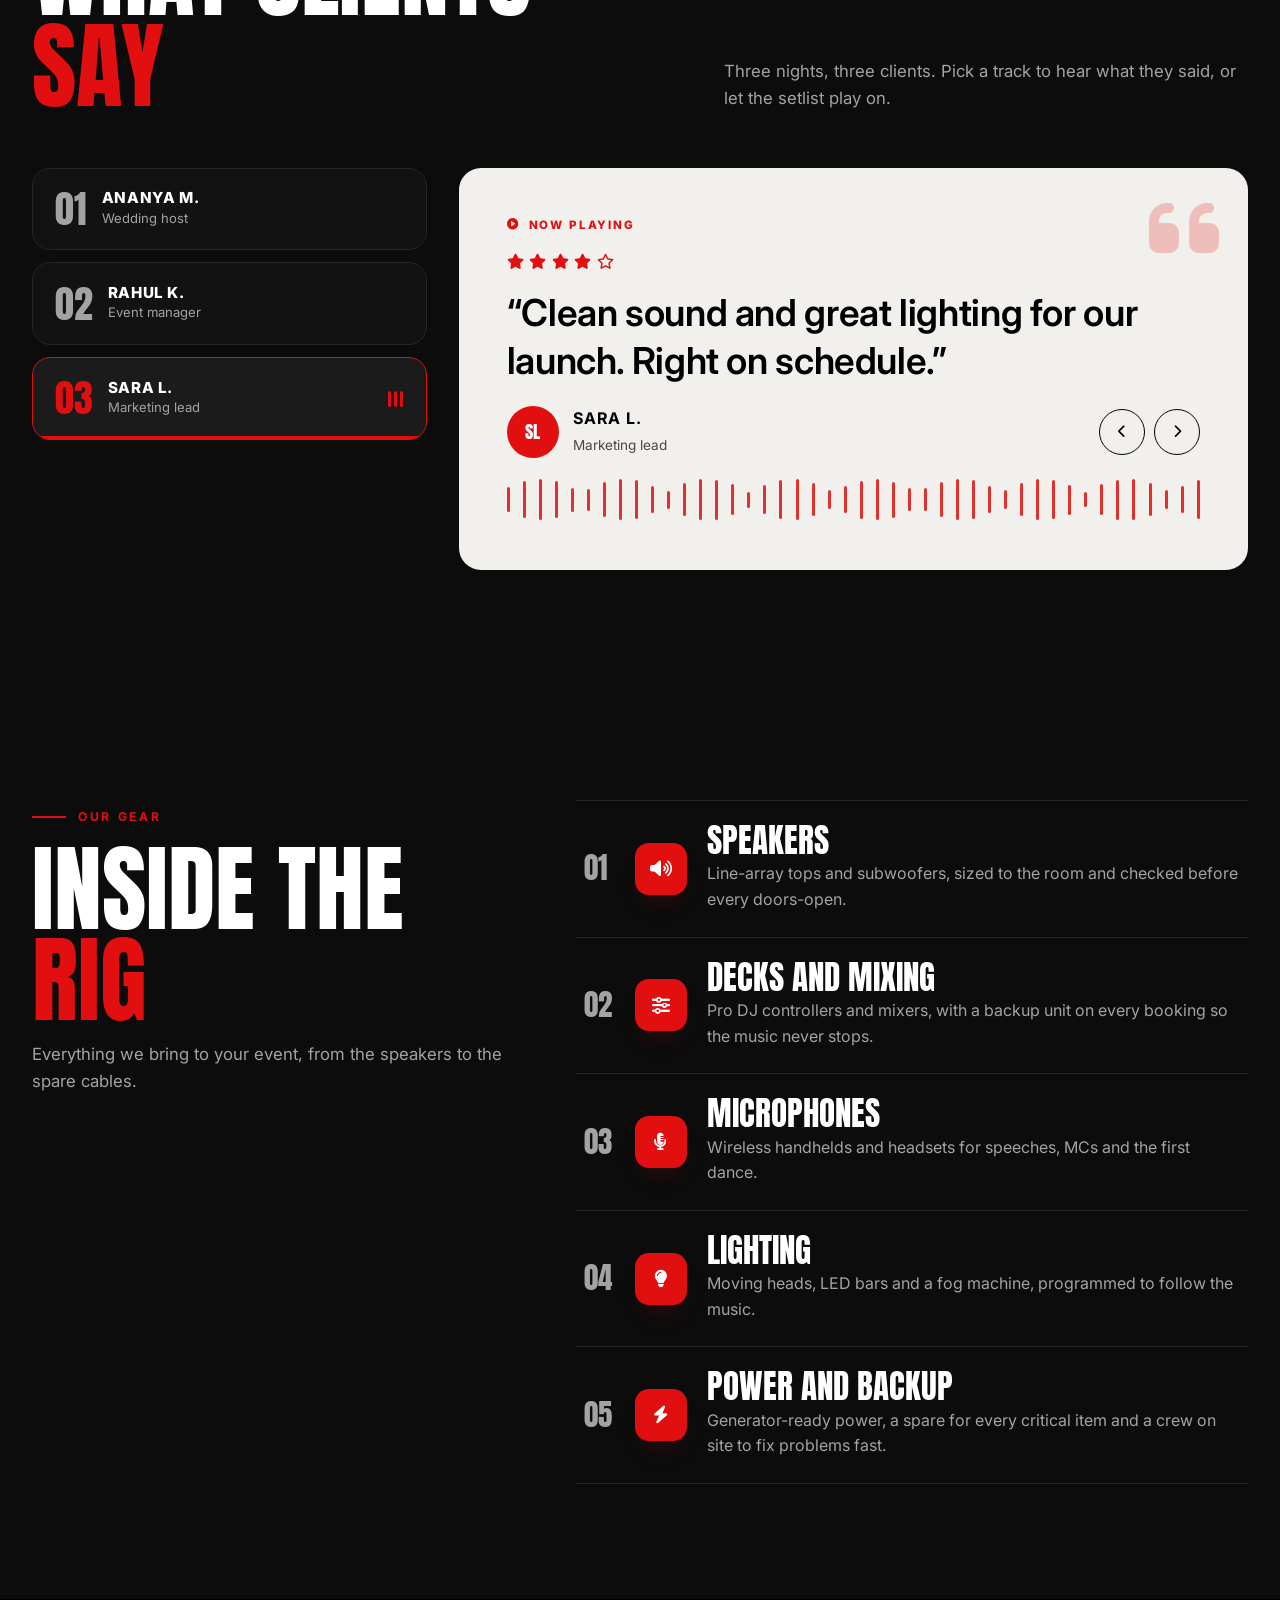
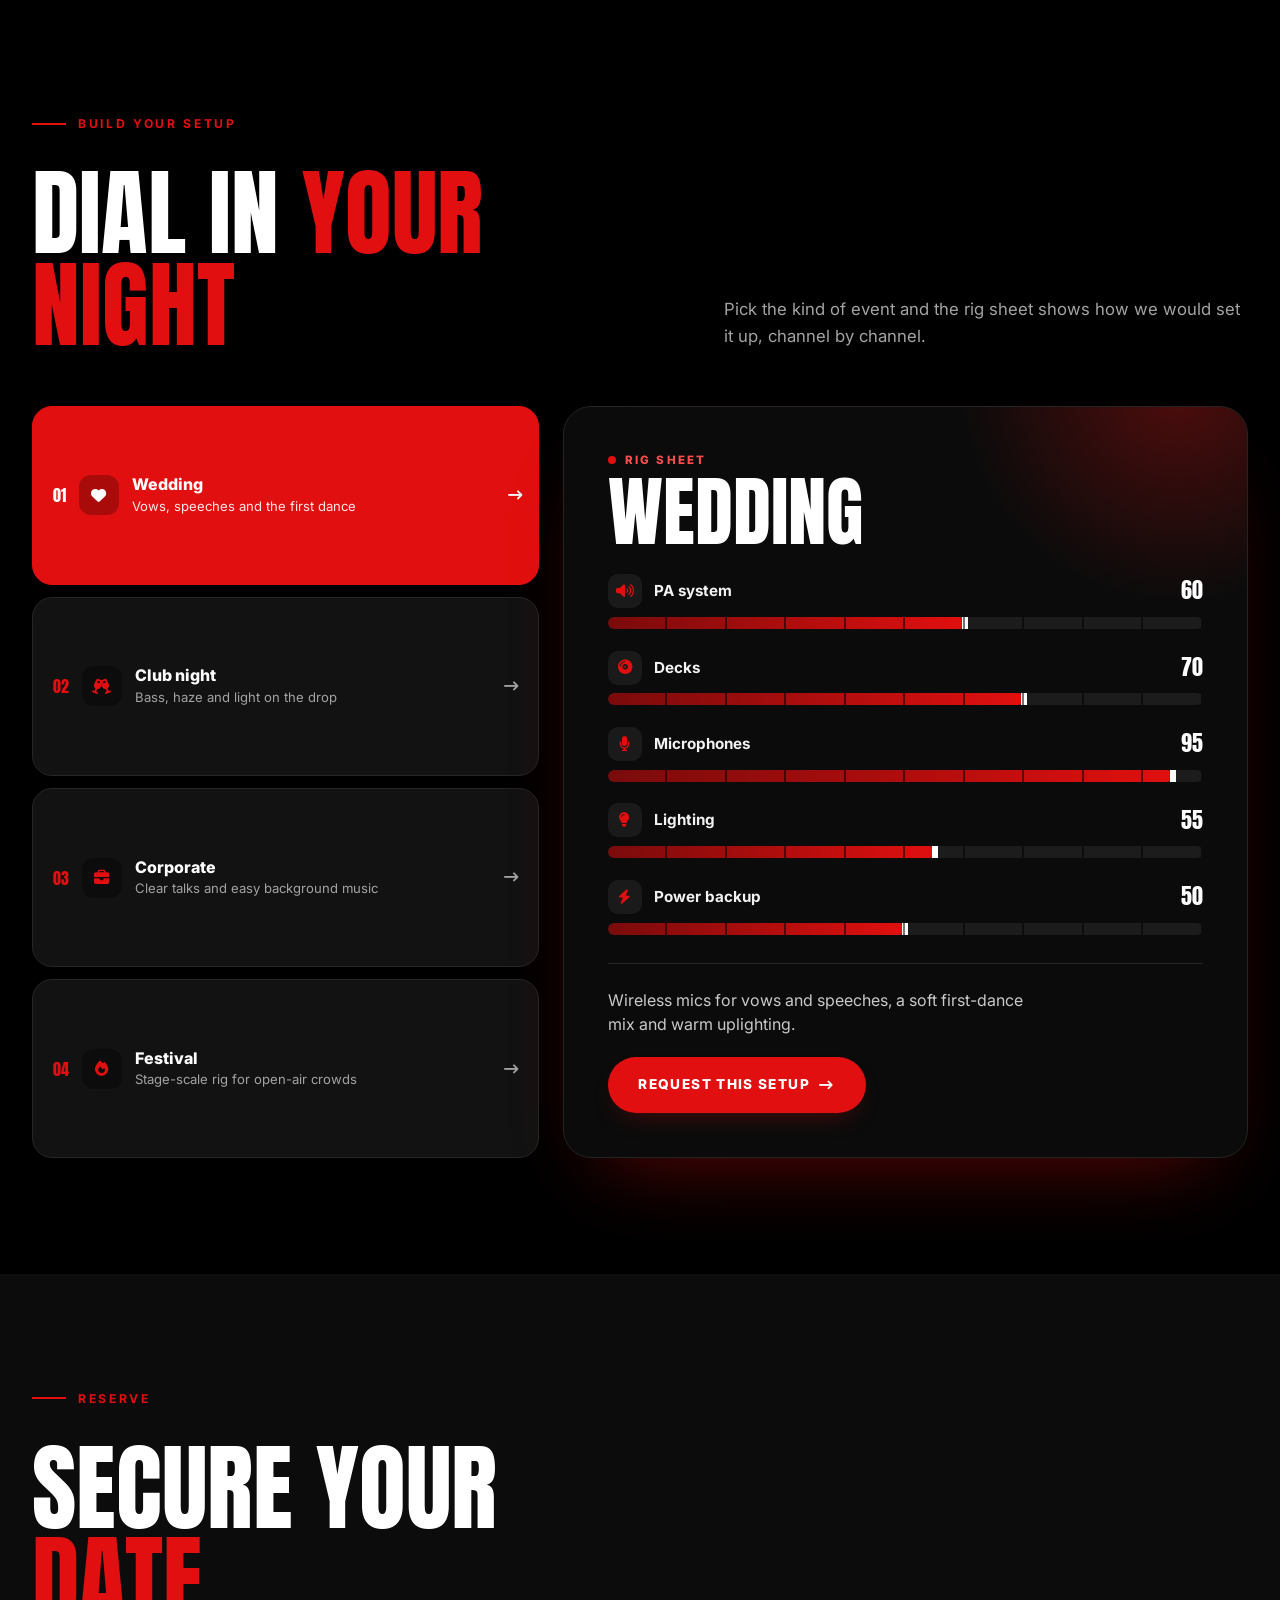
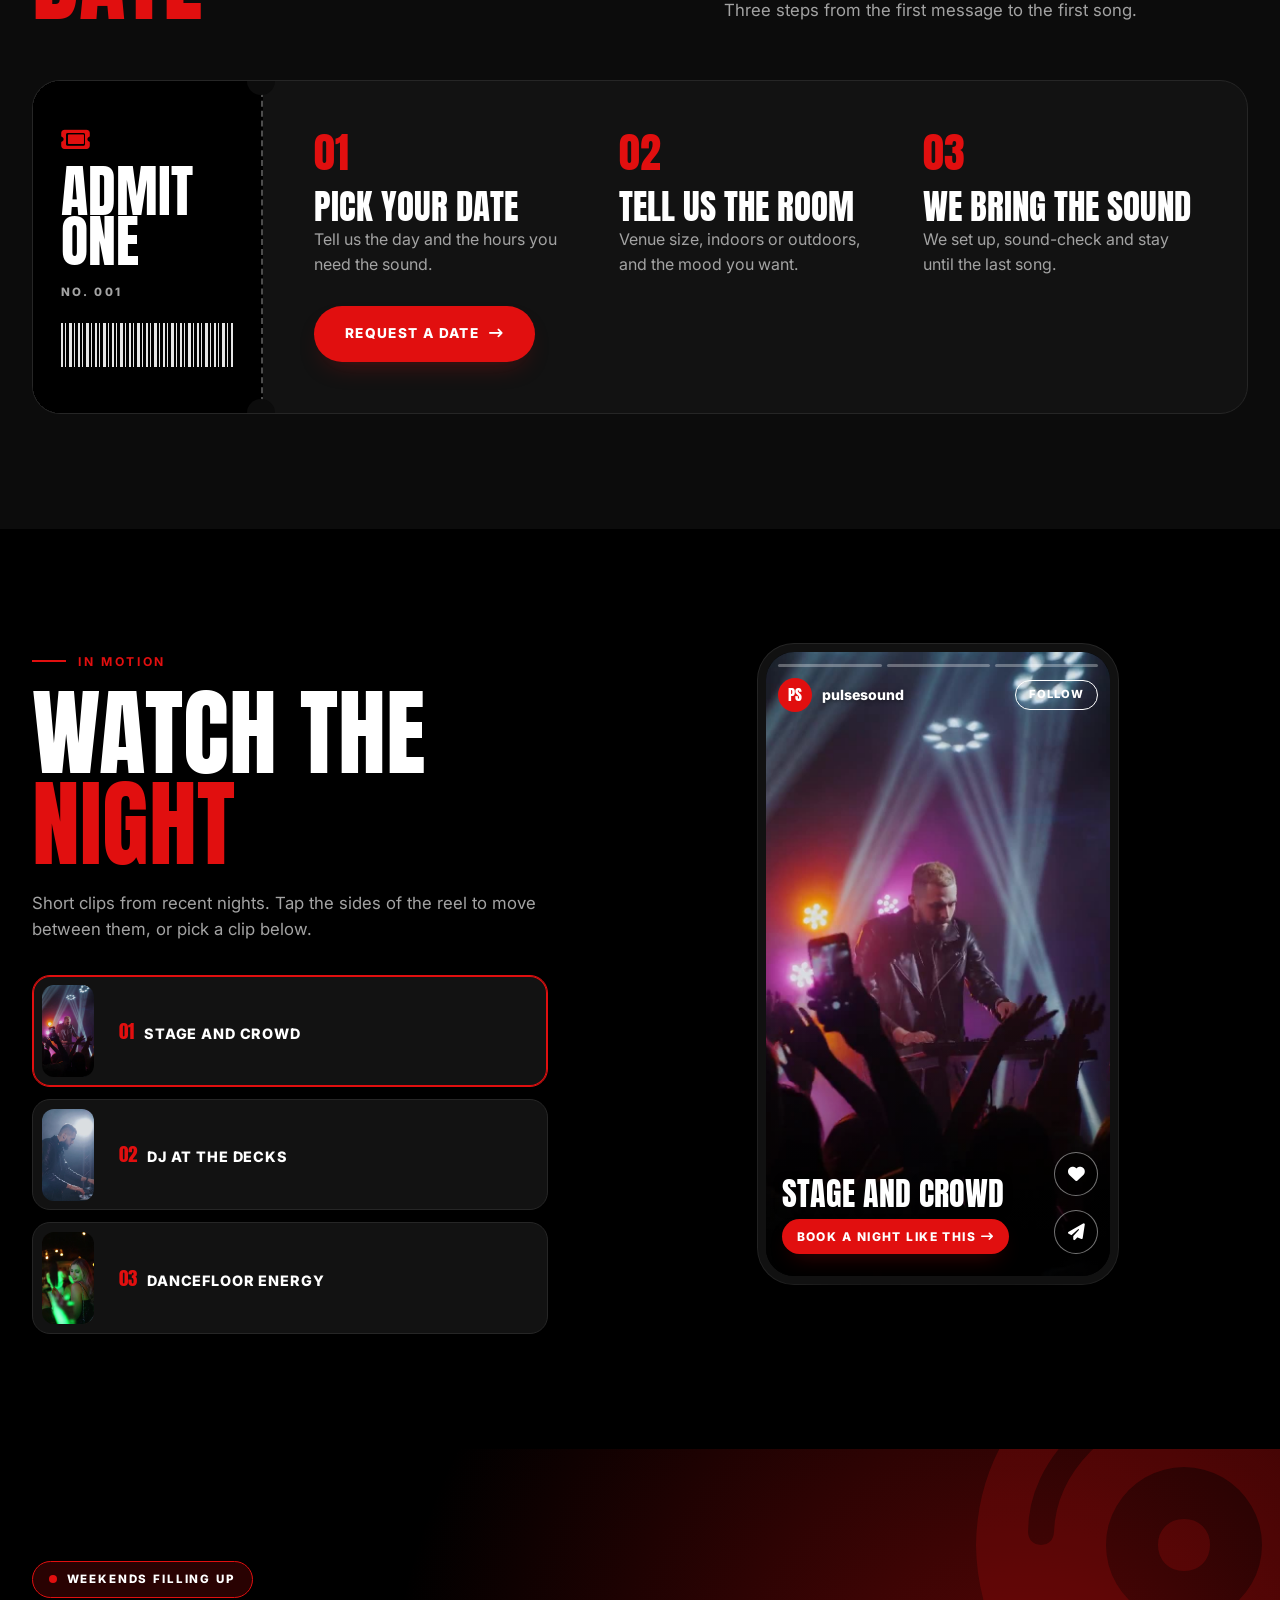
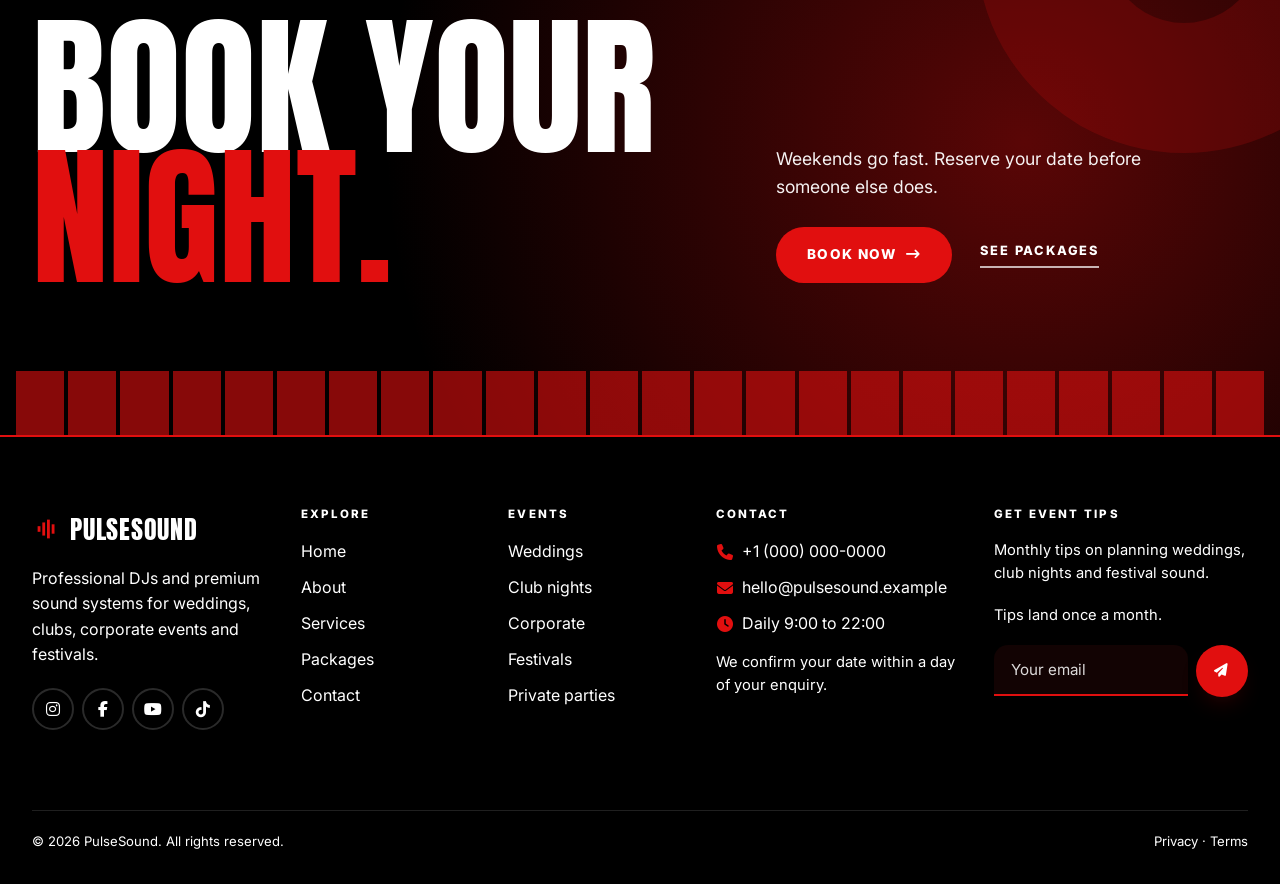
<file: pages/index.html>
<!DOCTYPE html>
<html lang="en" dir="ltr">

<head>
  <meta charset="UTF-8">
  <meta name="viewport" content="width=device-width, initial-scale=1.0, viewport-fit=cover">
  <title>PulseSound | DJ Booking &amp; Sound System Rental</title>
  <meta name="description"
    content="Book professional DJs and sound systems for weddings, clubs, corporate events and festivals.">
  <link rel="icon" href="../assets/images/logo.svg" type="image/svg+xml">

  <script>
    (function () {
      var t = localStorage.getItem('ps-theme');
      if (t) document.documentElement.setAttribute('data-theme', t);
      var d = localStorage.getItem('ps-dir');
      if (d) document.documentElement.setAttribute('dir', d);
    })();
  </script>

  <link rel="preconnect" href="https://fonts.googleapis.com">
  <link rel="preconnect" href="https://fonts.gstatic.com" crossorigin>
  <link
    href="https://fonts.googleapis.com/css2?family=Anton&family=Inter:wght@400;500;600;700;800&family=Tajawal:wght@400;500;700;800&display=swap"
    rel="stylesheet">
  <link rel="stylesheet" href="https://cdnjs.cloudflare.com/ajax/libs/font-awesome/6.5.2/css/all.min.css">
  <link rel="stylesheet" href="https://unpkg.com/aos@2.3.4/dist/aos.css">

  <link rel="stylesheet" href="../assets/css/style.css">
  <link rel="stylesheet" href="../assets/css/dark-mode.css">
  <link rel="stylesheet" href="../assets/css/rtl.css">
</head>

<body>
  <a href="#main" class="sr-only skip-link">Skip to content</a>

  <div id="site-header"></div>

  <main id="main">
    <!-- ============ HERO (reference: "Summer Days") ============ -->
    <section class="hero" id="home" aria-label="Featured event">

      <!-- Flowing red waves -->
      <div class="waves" aria-hidden="true">
        <svg viewBox="0 0 1440 900" preserveAspectRatio="none">
          <path class="w w1" fill="#4a0303"
            d="M0,700 C360,520 720,820 1080,430 C1260,240 1360,300 1440,260 L1440,900 L0,900 Z" />
          <path class="w w2" fill="#8a0808"
            d="M0,760 C380,600 700,880 1100,520 C1270,360 1370,400 1440,380 L1440,900 L0,900 Z" />
          <path class="w w3" fill="#c20c0c"
            d="M0,820 C400,700 760,930 1120,600 C1280,460 1380,520 1440,500 L1440,900 L0,900 Z" />
          <path class="w w4" fill="#e10f0f"
            d="M0,880 C420,800 800,980 1160,700 C1300,600 1390,650 1440,640 L1440,900 L0,900 Z" />
        </svg>
      </div>

      <div class="hero-inner">

        <!-- Left: title and artist -->
        <div class="hero-left" data-aos="fade-right">
          <span class="hero-label">Featured event</span>
          <h1 class="hero-title">
            <span class="line">Summer</span>
            <span class="line">Nights</span>
          </h1>
          <div class="hero-sub">
            <p>Feat. DJ booking, sound systems and lighting for weddings, clubs and festivals.</p>
          </div>
          <svg class="squiggle" viewBox="0 0 80 20" aria-hidden="true">
            <path d="M2 10 Q 10 0 18 10 T 34 10 T 50 10 T 66 10 T 78 10" fill="none" stroke="#e10f0f" stroke-width="3"
              stroke-linecap="round" />
          </svg>
          <p class="hero-artist">PulseSound Crew <small>Artist</small></p>
          <div class="hero-social">
            <a href="#" aria-label="Instagram"><i class="fa-brands fa-instagram"></i></a>
            <a href="#" aria-label="Facebook"><i class="fa-brands fa-facebook-f"></i></a>
            <a href="#" aria-label="YouTube"><i class="fa-brands fa-youtube"></i></a>
            <a href="#" aria-label="Spotify"><i class="fa-brands fa-spotify"></i></a>
          </div>
        </div>

        <!-- Center: vinyl and transport -->
        <div class="hero-center">
          <div class="vinyl" aria-hidden="true">
            <div class="label"><span>PS</span></div>
          </div>

          <div class="transport">
            <button class="t-btn" type="button" data-step="-1" aria-label="Previous event"><i
                class="fa-solid fa-backward-step"></i></button>
            <button class="t-btn play" type="button" id="playToggle" aria-label="Pause"><i
                class="fa-solid fa-pause"></i></button>
            <button class="t-btn" type="button" data-step="1" aria-label="Next event"><i
                class="fa-solid fa-forward-step"></i></button>
          </div>

          <div class="now">
            <strong id="nowTitle">Rooftop Wedding</strong>
            <span id="nowSub">Wedding · 2:14</span>
          </div>

          <a href="contact.html" class="btn btn-outline">Book this vibe</a>
        </div>

        <!-- Right: event track list -->
        <div class="hero-right" data-aos="fade-left" data-aos-delay="150">
          <ul class="track-list" aria-label="Recent events">
            <li>
              <button class="track-item active" type="button" aria-pressed="true" data-title="Rooftop Wedding"
                data-sub="Wedding · 2:14" style="--grad:#111">
                <span class="thumb">01</span>
                <span><strong>Rooftop Wedding</strong><small>Wedding</small></span>
                <time>2:14</time>
              </button>
            </li>
            <li>
              <button class="track-item" type="button" aria-pressed="false" data-title="Neon Night"
                data-sub="Club night · 1:48" style="--grad:#e10f0f">
                <span class="thumb">02</span>
                <span><strong>Neon Night</strong><small>Club night</small></span>
                <time>1:48</time>
              </button>
            </li>
            <li>
              <button class="track-item" type="button" aria-pressed="false" data-title="Gala Launch"
                data-sub="Corporate · 1:30" style="--grad:#1c1c1c">
                <span class="thumb">03</span>
                <span><strong>Gala Launch</strong><small>Corporate</small></span>
                <time>1:30</time>
              </button>
            </li>
            <li>
              <button class="track-item" type="button" aria-pressed="false" data-title="Summer Fest"
                data-sub="Festival · 3:02" style="--grad:#9e0a0a">
                <span class="thumb">04</span>
                <span><strong>Summer Fest</strong><small>Festival</small></span>
                <time>3:02</time>
              </button>
            </li>
          </ul>

          <div class="track-arrows">
            <button class="t-btn" type="button" data-step="-1" aria-label="Previous event"><i
                class="fa-solid fa-chevron-left"></i></button>
            <button class="t-btn" type="button" data-step="1" aria-label="Next event"><i
                class="fa-solid fa-chevron-right"></i></button>
          </div>
        </div>
      </div>
    </section>


    <!-- ============ SOUND LAB (replaces "Hear the difference") ============ -->
    <section class="section lab-section" id="hear">
      <div class="container">
        <header class="section-head head-split" data-aos="fade-up">
          <span class="kicker">Sound lab</span>
          <h2 class="section-title">Hear the <span class="red">difference</span></h2>
          <p class="lead">Every event gets a system tuned to its venue, its crowd and its music. Switch between the
            PulseSound mix and a standard setup to hear what changes.</p>
        </header>

        <div class="lab" id="lab" data-mode="pulse" data-aos="fade-up">
          <div class="lab-top">
            <div class="lab-now">
              <div class="lab-cover" id="labCover" style="--grad:#111; --img:url('../images/cover-rooftop-wedding.jpg')"
                aria-hidden="true"><span id="labNum">01</span></div>
              <div>
                <span class="lab-tag">Now playing</span>
                <strong class="lab-title" id="labTitle">Rooftop Wedding</strong>
                <span class="lab-sub" id="labSub">PulseSound Crew · Wedding · 2:14</span>
              </div>
            </div>
            <div class="mode-switch" role="group" aria-label="Sound mix">
              <button type="button" class="pill-btn on" data-mode="pulse" aria-pressed="true">PulseSound</button>
              <button type="button" class="pill-btn" data-mode="standard" aria-pressed="false">Standard</button>
            </div>
          </div>

          <div class="eq" id="eq" aria-hidden="true"></div>

          <div class="lab-controls">
            <button class="lab-play" id="labPlay" type="button" aria-label="Play" aria-pressed="false"><i
                class="fa-solid fa-play"></i></button>
            <p class="lab-note" id="labNote" role="status">PulseSound mix: tuned on site for this venue, this crowd and
              this music.</p>
          </div>
        </div>

        <ul class="sleeves">
          <li class="sleeve" data-aos="fade-up">
            <div class="sleeve-cover" style="--grad:#111; --img:url('../images/cover-rooftop-wedding.jpg')"
              aria-hidden="true">01</div>
            <div class="sleeve-meta">
              <h3>Rooftop Wedding</h3>
              <span class="sleeve-by">PulseSound Crew</span>
              <span class="sleeve-genre">Wedding · 2:14</span>
            </div>
            <button class="sleeve-play" type="button" aria-label="Play Rooftop Wedding" aria-pressed="false"
              data-title="Rooftop Wedding" data-sub="PulseSound Crew · Wedding · 2:14" data-grad="#111"
              data-img="../images/cover-rooftop-wedding.jpg" data-num="01">
              <i class="fa-solid fa-play"></i>
            </button>
          </li>
          <li class="sleeve" data-aos="fade-up" data-aos-delay="80">
            <div class="sleeve-cover" style="--grad:#e10f0f; --img:url('../images/cover-neon-night.jpg')"
              aria-hidden="true">02</div>
            <div class="sleeve-meta">
              <h3>Neon Night</h3>
              <span class="sleeve-by">Club Crew</span>
              <span class="sleeve-genre">Club night · 1:48</span>
            </div>
            <button class="sleeve-play" type="button" aria-label="Play Neon Night" aria-pressed="false"
              data-title="Neon Night" data-sub="Club Crew · Club night · 1:48" data-grad="#e10f0f"
              data-img="../images/cover-neon-night.jpg" data-num="02">
              <i class="fa-solid fa-play"></i>
            </button>
          </li>
          <li class="sleeve" data-aos="fade-up" data-aos-delay="160">
            <div class="sleeve-cover" style="--grad:#1c1c1c; --img:url('../images/cover-gala-launch.jpg')"
              aria-hidden="true">03</div>
            <div class="sleeve-meta">
              <h3>Gala Launch</h3>
              <span class="sleeve-by">Corporate Team</span>
              <span class="sleeve-genre">Corporate · 1:30</span>
            </div>
            <button class="sleeve-play" type="button" aria-label="Play Gala Launch" aria-pressed="false"
              data-title="Gala Launch" data-sub="Corporate Team · Corporate · 1:30" data-grad="#1c1c1c"
              data-img="../images/cover-gala-launch.jpg" data-num="03">
              <i class="fa-solid fa-play"></i>
            </button>
          </li>
        </ul>
      </div>
    </section>

    <!-- ============ PROCESS (signal path timeline) ============ -->
    <section class="section section-2 process" id="how">
      <div class="container">
        <header class="section-head head-split" data-aos="fade-up">
          <span class="kicker">Process</span>
          <h2 class="section-title">Booking made <span class="red">easy</span></h2>
          <p class="lead">Pick your date, choose a package and we handle the rest, from delivery to teardown.</p>
        </header>

        <div class="signal" data-signal>
          <ol class="signal-steps">
            <li class="signal-step" data-aos="fade-up">
              <span class="signal-node" aria-hidden="true"><i class="fa-solid fa-calendar-check"></i></span>
              <div class="signal-card">
                <span class="signal-tag">Step 01 &middot; Now</span>
                <h3>Pick your date and venue</h3>
                <p>Tell us when and where. We check availability and confirm within 24 hours.</p>
                <ul class="signal-chips">
                  <li><i class="fa-solid fa-clock" aria-hidden="true"></i>Confirm in 24h</li>
                  <li><i class="fa-solid fa-location-dot" aria-hidden="true"></i>Any venue</li>
                  <li><i class="fa-solid fa-calendar-days" aria-hidden="true"></i>Date check</li>
                </ul>
              </div>
            </li>
            <li class="signal-step" data-aos="fade-up" data-aos-delay="120">
              <span class="signal-node" aria-hidden="true"><i class="fa-solid fa-sliders"></i></span>
              <div class="signal-card">
                <span class="signal-tag">Step 02 &middot; This week</span>
                <h3>Choose a DJ or sound package</h3>
                <p>Compare the three packages, then add what your event needs: lighting, a stage or a second DJ.</p>
                <ul class="signal-chips">
                  <li><i class="fa-solid fa-lightbulb" aria-hidden="true"></i>Lighting</li>
                  <li><i class="fa-solid fa-user-group" aria-hidden="true"></i>Second DJ</li>
                  <li><i class="fa-solid fa-volume-high" aria-hidden="true"></i>Extra speakers</li>
                </ul>
              </div>
            </li>
            <li class="signal-step" data-aos="fade-up" data-aos-delay="240">
              <span class="signal-node" aria-hidden="true"><i class="fa-solid fa-headphones"></i></span>
              <div class="signal-card">
                <span class="signal-tag">Step 03 &middot; Event day</span>
                <h3>We set up and you enjoy</h3>
                <p>Our crew arrives early, tunes the system to the room and stays on site through teardown.</p>
                <ul class="signal-chips">
                  <li><i class="fa-solid fa-clock" aria-hidden="true"></i>Arrives early</li>
                  <li><i class="fa-solid fa-wave-square" aria-hidden="true"></i>Tuned to the room</li>
                  <li><i class="fa-solid fa-broom" aria-hidden="true"></i>Full teardown</li>
                </ul>
              </div>
            </li>
          </ol>
        </div>

        <div class="process-panel" data-aos="fade-up">
          <div class="process-panel-text">
            <h3>Ready when you are</h3>
            <p>Reserve your date now and we will send your confirmation within 24 hours.</p>
          </div>
          <div class="process-panel-actions">
            <a href="contact.html" class="btn btn-primary">Start booking <i
                class="fa-solid fa-arrow-right-long"></i></a>
            <a href="services.html" class="btn btn-outline">See all services</a>
          </div>
          <div class="signal-wave" aria-hidden="true">
            <span style="--i:0;--h:40"></span>
            <span style="--i:1;--h:71"></span>
            <span style="--i:2;--h:93"></span>
            <span style="--i:3;--h:99"></span>
            <span style="--i:4;--h:88"></span>
            <span style="--i:5;--h:62"></span>
            <span style="--i:6;--h:49"></span>
            <span style="--i:7;--h:79"></span>
            <span style="--i:8;--h:97"></span>
            <span style="--i:9;--h:98"></span>
            <span style="--i:10;--h:82"></span>
            <span style="--i:11;--h:53"></span>
            <span style="--i:12;--h:58"></span>
            <span style="--i:13;--h:85"></span>
            <span style="--i:14;--h:99"></span>
            <span style="--i:15;--h:95"></span>
            <span style="--i:16;--h:75"></span>
            <span style="--i:17;--h:44"></span>
            <span style="--i:18;--h:67"></span>
            <span style="--i:19;--h:91"></span>
            <span style="--i:20;--h:99"></span>
            <span style="--i:21;--h:91"></span>
            <span style="--i:22;--h:66"></span>
            <span style="--i:23;--h:45"></span>
            <span style="--i:24;--h:75"></span>
            <span style="--i:25;--h:95"></span>
            <span style="--i:26;--h:99"></span>
            <span style="--i:27;--h:85"></span>
            <span style="--i:28;--h:58"></span>
            <span style="--i:29;--h:54"></span>
            <span style="--i:30;--h:82"></span>
            <span style="--i:31;--h:98"></span>
            <span style="--i:32;--h:96"></span>
            <span style="--i:33;--h:78"></span>
            <span style="--i:34;--h:48"></span>
            <span style="--i:35;--h:63"></span>
            <span style="--i:36;--h:88"></span>
            <span style="--i:37;--h:99"></span>
            <span style="--i:38;--h:93"></span>
            <span style="--i:39;--h:70"></span>
          </div>
        </div>
      </div>
    </section>

    <!-- ============ GALLERY (photo wall; image sources are placeholders to swap later) ============ -->
    <section class="section gallery" id="gallery">
      <div class="container">
        <header class="section-head gl-head head-split" data-aos="fade-up">
          <span class="kicker">Gallery</span>
          <h2 class="section-title">Nights we've <span class="red">built</span></h2>
          <p class="lead">A look at rooms we have set up, from first dances to festival stages.</p>
        </header>

        <div class="gl-grid">
          <!-- PLACEHOLDER: replace src with the final image -->
          <figure class="gl-tile gl-big" data-aos="zoom-in">
            <img class="gl-img" src="../assets/images/shot-stage.webp" alt="Red stage lights over a crowd at a festival"
              width="1024" height="1024" loading="lazy">
            <i class="fa-solid fa-expand gl-expand" aria-hidden="true"></i>
            <figcaption class="gl-cap"><span class="gl-tag">Festivals</span><strong>Stage-scale lighting</strong>
            </figcaption>
          </figure>

          <figure class="gl-tile" data-aos="zoom-in" data-aos-delay="80">
            <img class="gl-img" src="../assets/images/cover-rooftop-wedding.jpg"
              alt="A rooftop wedding reception at dusk" width="800" height="800" loading="lazy">
            <i class="fa-solid fa-expand gl-expand" aria-hidden="true"></i>
            <figcaption class="gl-cap"><span class="gl-tag">Weddings</span><strong>Rooftop first dance</strong>
            </figcaption>
          </figure>

          <figure class="gl-tile" data-aos="zoom-in" data-aos-delay="120">
            <img class="gl-img" src="../assets/images/cover-neon-night.jpg" alt="Guests dancing in a neon-lit room"
              width="800" height="800" loading="lazy">
            <i class="fa-solid fa-expand gl-expand" aria-hidden="true"></i>
            <figcaption class="gl-cap"><span class="gl-tag">Club nights</span><strong>Neon after midnight</strong>
            </figcaption>
          </figure>

          <figure class="gl-tile" data-aos="zoom-in" data-aos-delay="160">
            <img class="gl-img" src="../assets/images/shot-turntable.webp"
              alt="Close-up of a black turntable with a red label" width="1024" height="1024" loading="lazy">
            <i class="fa-solid fa-expand gl-expand" aria-hidden="true"></i>
            <figcaption class="gl-cap"><span class="gl-tag">Decks</span><strong>Pro turntable setup</strong>
            </figcaption>
          </figure>

          <figure class="gl-tile" data-aos="zoom-in" data-aos-delay="200">
            <img class="gl-img" src="../assets/images/shot-crew.webp" alt="The PulseSound crew at the mixing desk"
              width="1024" height="1024" loading="lazy">
            <i class="fa-solid fa-expand gl-expand" aria-hidden="true"></i>
            <figcaption class="gl-cap"><span class="gl-tag">Crew</span><strong>Our team on site</strong></figcaption>
          </figure>

          <figure class="gl-tile gl-wide" data-aos="zoom-in" data-aos-delay="240">
            <img class="gl-img" src="../assets/images/cover-gala-launch.jpg"
              alt="A product launch event with stage lighting" width="800" height="800" loading="lazy">
            <i class="fa-solid fa-expand gl-expand" aria-hidden="true"></i>
            <figcaption class="gl-cap"><span class="gl-tag">Launches</span><strong>Gala product launch</strong>
            </figcaption>
          </figure>

          <figure class="gl-tile gl-wide" data-aos="zoom-in" data-aos-delay="280">
            <img class="gl-img" src="../assets/images/shot-speakers.webp"
              alt="Three black speakers sized for different rooms" width="1024" height="1024" loading="lazy">
            <i class="fa-solid fa-expand gl-expand" aria-hidden="true"></i>
            <figcaption class="gl-cap"><span class="gl-tag">Sound</span><strong>Speakers sized to the room</strong>
            </figcaption>
          </figure>
        </div>

        <div class="gl-foot" data-aos="fade-up">
          <a href="contact.html" class="btn btn-primary">Book a night like this <i
              class="fa-solid fa-arrow-right-long"></i></a>
        </div>
      </div>
    </section>

    <!-- ============ EVENTS (scrolling chapters with a sticky visual) ============ -->
    <section class="section events" id="events">
      <div class="container">
        <header class="section-head head-split" data-aos="fade-up">
          <span class="kicker">Events</span>
          <h2 class="section-title">Every room has its own <span class="red">sound</span></h2>
          <p class="lead">Scroll through the nights we play. The set changes with every room, and so does the crew.</p>
        </header>

        <div class="events-grid" data-events>
          <aside class="events-stick" aria-hidden="true">
            <div class="events-visual">
              <span class="events-ring" aria-hidden="true"></span>
              <span class="events-ring" aria-hidden="true"></span>
              <span class="events-ring" aria-hidden="true"></span>
              <img class="events-disc" src="../assets/images/vinyl-record-red-label.png" alt="" width="360" height="360"
                loading="lazy">
            </div>
            <div class="events-index" dir="ltr">
              <span class="events-num" id="eventsNum">01</span>
              <span class="events-of">/ 04</span>
            </div>
            <ol class="events-rail">
              <li class="is-on"></li>
              <li></li>
              <li></li>
              <li></li>
            </ol>
          </aside>

          <div class="events-chapters">
            <article class="chapter is-active" data-aos="fade-up">
              <span class="chapter-kicker">Chapter 01</span>
              <h3 class="chapter-title">Weddings</h3>
              <p>From the ceremony to the last dance. Clear sound for vows and speeches, then a floor that keeps guests
                moving until the lights come up.</p>
              <ul class="chapter-tags">
                <li><i class="fa-solid fa-microphone" aria-hidden="true"></i>Ceremony mics</li>
                <li><i class="fa-solid fa-heart" aria-hidden="true"></i>First dance</li>
                <li><i class="fa-solid fa-music" aria-hidden="true"></i>Dance floor</li>
              </ul>
            </article>

            <article class="chapter" data-aos="fade-up">
              <span class="chapter-kicker">Chapter 02</span>
              <h3 class="chapter-title">Club nights</h3>
              <p>Bass you can feel in your chest. A line-array system tuned to the room, with lighting that moves with
                the drop.</p>
              <ul class="chapter-tags">
                <li><i class="fa-solid fa-volume-high" aria-hidden="true"></i>Line array</li>
                <li><i class="fa-solid fa-lightbulb" aria-hidden="true"></i>Club lighting</li>
                <li><i class="fa-solid fa-headphones" aria-hidden="true"></i>Resident sets</li>
              </ul>
            </article>

            <article class="chapter" data-aos="fade-up">
              <span class="chapter-kicker">Chapter 03</span>
              <h3 class="chapter-title">Corporate</h3>
              <p>Clear voices in every seat. Wireless mics, a clean presentation feed and an MC who keeps the programme
                on time.</p>
              <ul class="chapter-tags">
                <li><i class="fa-solid fa-microphone-lines" aria-hidden="true"></i>Wireless mics</li>
                <li><i class="fa-solid fa-display" aria-hidden="true"></i>Presentation feed</li>
                <li><i class="fa-solid fa-comment" aria-hidden="true"></i>Event MC</li>
              </ul>
            </article>

            <article class="chapter" data-aos="fade-up">
              <span class="chapter-kicker">Chapter 04</span>
              <h3 class="chapter-title">Festivals</h3>
              <p>Stages that feel bigger than the field. Full production, an LED wall and a crew with backup for long
                days in the open air.</p>
              <ul class="chapter-tags">
                <li><i class="fa-solid fa-tower-broadcast" aria-hidden="true"></i>Full stage</li>
                <li><i class="fa-solid fa-film" aria-hidden="true"></i>LED wall</li>
                <li><i class="fa-solid fa-user-group" aria-hidden="true"></i>Crew backup</li>
              </ul>
            </article>
          </div>
        </div>
      </div>
    </section>

    <!-- ============ TESTIMONIALS (setlist: tracks and a now-playing panel) ============ -->
    <section class="section section-2 reviews" id="testimonials">
      <div class="container">
        <header class="section-head head-split" data-aos="fade-up">
          <span class="kicker">Testimonials</span>
          <h2 class="section-title">What clients <span class="red">say</span></h2>
          <p class="lead">Three nights, three clients. Pick a track to hear what they said, or let the setlist play on.
          </p>
        </header>

        <div class="setlist" data-setlist data-aos="fade-up">
          <div class="setlist-tracks" role="tablist" aria-label="Client testimonials">
            <button type="button" class="track is-active" role="tab" id="track-0" aria-selected="true"
              aria-controls="reviewPanel" tabindex="0" data-name="Ananya M." data-role="Wedding host" data-initials="AM"
              data-stars="5"
              data-quote="The sound was perfect from the first song to the last. Our guests did not stop dancing.">
              <span class="track-no">01</span>
              <span class="track-info"><strong>Ananya M.</strong><small>Wedding host</small></span>
              <span class="track-eq" aria-hidden="true"><i></i><i></i><i></i></span>
              <span class="track-progress" aria-hidden="true"></span>
            </button>
            <button type="button" class="track" role="tab" id="track-1" aria-selected="false"
              aria-controls="reviewPanel" tabindex="-1" data-name="Rahul K." data-role="Event manager"
              data-initials="RK" data-stars="5"
              data-quote="Professional from the first call. They set up early and handled everything.">
              <span class="track-no">02</span>
              <span class="track-info"><strong>Rahul K.</strong><small>Event manager</small></span>
              <span class="track-eq" aria-hidden="true"><i></i><i></i><i></i></span>
              <span class="track-progress" aria-hidden="true"></span>
            </button>
            <button type="button" class="track" role="tab" id="track-2" aria-selected="false"
              aria-controls="reviewPanel" tabindex="-1" data-name="Sara L." data-role="Marketing lead"
              data-initials="SL" data-stars="4"
              data-quote="Clean sound and great lighting for our launch. Right on schedule.">
              <span class="track-no">03</span>
              <span class="track-info"><strong>Sara L.</strong><small>Marketing lead</small></span>
              <span class="track-eq" aria-hidden="true"><i></i><i></i><i></i></span>
              <span class="track-progress" aria-hidden="true"></span>
            </button>
          </div>

          <div class="setlist-panel" id="reviewPanel" role="tabpanel" aria-labelledby="track-0" aria-live="polite">
            <i class="fa-solid fa-quote-left panel-mark" aria-hidden="true"></i>
            <span class="panel-tag"><i class="fa-solid fa-circle-play" aria-hidden="true"></i> Now playing</span>
            <div class="panel-stars" id="reviewStars" aria-label="5 out of 5 stars"></div>
            <blockquote class="panel-quote">
              <p id="reviewText"></p>
            </blockquote>
            <div class="panel-foot">
              <div class="panel-author">
                <span class="panel-avatar" id="reviewAvatar" aria-hidden="true">AM</span>
                <div><strong id="reviewName"></strong><small id="reviewRole"></small></div>
              </div>
              <div class="panel-nav">
                <button type="button" data-review-step="-1" aria-label="Previous testimonial"><i
                    class="fa-solid fa-chevron-left" aria-hidden="true"></i></button>
                <button type="button" data-review-step="1" aria-label="Next testimonial"><i
                    class="fa-solid fa-chevron-right" aria-hidden="true"></i></button>
              </div>
            </div>
            <div class="panel-wave" aria-hidden="true">
              <span style="--i:0;--h:58"></span>
              <span style="--i:1;--h:85"></span>
              <span style="--i:2;--h:94"></span>
              <span style="--i:3;--h:83"></span>
              <span style="--i:4;--h:55"></span>
              <span style="--i:5;--h:50"></span>
              <span style="--i:6;--h:80"></span>
              <span style="--i:7;--h:94"></span>
              <span style="--i:8;--h:88"></span>
              <span style="--i:9;--h:62"></span>
              <span style="--i:10;--h:41"></span>
              <span style="--i:11;--h:74"></span>
              <span style="--i:12;--h:93"></span>
              <span style="--i:13;--h:91"></span>
              <span style="--i:14;--h:70"></span>
              <span style="--i:15;--h:36"></span>
              <span style="--i:16;--h:67"></span>
              <span style="--i:17;--h:90"></span>
              <span style="--i:18;--h:93"></span>
              <span style="--i:19;--h:76"></span>
              <span style="--i:20;--h:44"></span>
              <span style="--i:21;--h:60"></span>
              <span style="--i:22;--h:86"></span>
              <span style="--i:23;--h:94"></span>
              <span style="--i:24;--h:82"></span>
              <span style="--i:25;--h:53"></span>
              <span style="--i:26;--h:52"></span>
              <span style="--i:27;--h:81"></span>
              <span style="--i:28;--h:94"></span>
              <span style="--i:29;--h:87"></span>
              <span style="--i:30;--h:61"></span>
              <span style="--i:31;--h:43"></span>
              <span style="--i:32;--h:75"></span>
              <span style="--i:33;--h:93"></span>
              <span style="--i:34;--h:90"></span>
              <span style="--i:35;--h:68"></span>
              <span style="--i:36;--h:35"></span>
              <span style="--i:37;--h:69"></span>
              <span style="--i:38;--h:91"></span>
              <span style="--i:39;--h:93"></span>
              <span style="--i:40;--h:75"></span>
              <span style="--i:41;--h:42"></span>
              <span style="--i:42;--h:62"></span>
              <span style="--i:43;--h:87"></span>
            </div>
          </div>
        </div>
      </div>
    </section>

    <!-- ============ INSIDE THE RIG (spec sheet) ============ -->
    <section class="section section-2 rig" id="rig">
      <div class="container rig-grid">
        <header class="rig-head" data-aos="fade-right">
          <span class="kicker">Our gear</span>
          <h2 class="section-title">Inside the <span class="red">rig</span></h2>
          <p class="lead">Everything we bring to your event, from the speakers to the spare cables.</p>
        </header>

        <ol class="rig-list">
          <li class="rig-row" data-aos="fade-left">
            <span class="rig-idx">01</span>
            <span class="rig-ico"><i class="fa-solid fa-volume-high" aria-hidden="true"></i></span>
            <div class="rig-text">
              <h3>Speakers</h3>
              <p>Line-array tops and subwoofers, sized to the room and checked before every doors-open.</p>
            </div>
          </li>
          <li class="rig-row" data-aos="fade-left" data-aos-delay="80">
            <span class="rig-idx">02</span>
            <span class="rig-ico"><i class="fa-solid fa-sliders" aria-hidden="true"></i></span>
            <div class="rig-text">
              <h3>Decks and mixing</h3>
              <p>Pro DJ controllers and mixers, with a backup unit on every booking so the music never stops.</p>
            </div>
          </li>
          <li class="rig-row" data-aos="fade-left" data-aos-delay="160">
            <span class="rig-idx">03</span>
            <span class="rig-ico"><i class="fa-solid fa-microphone-lines" aria-hidden="true"></i></span>
            <div class="rig-text">
              <h3>Microphones</h3>
              <p>Wireless handhelds and headsets for speeches, MCs and the first dance.</p>
            </div>
          </li>
          <li class="rig-row" data-aos="fade-left" data-aos-delay="240">
            <span class="rig-idx">04</span>
            <span class="rig-ico"><i class="fa-solid fa-lightbulb" aria-hidden="true"></i></span>
            <div class="rig-text">
              <h3>Lighting</h3>
              <p>Moving heads, LED bars and a fog machine, programmed to follow the music.</p>
            </div>
          </li>
          <li class="rig-row" data-aos="fade-left" data-aos-delay="320">
            <span class="rig-idx">05</span>
            <span class="rig-ico"><i class="fa-solid fa-bolt" aria-hidden="true"></i></span>
            <div class="rig-text">
              <h3>Power and backup</h3>
              <p>Generator-ready power, a spare for every critical item and a crew on site to fix problems fast.</p>
            </div>
          </li>
        </ol>
      </div>
    </section>


    <!-- ============ DIAL IN (rig sheet: pick an event, the sheet lists the setup and level per channel) ============ -->
    <section class="section dial" id="dial">
      <div class="container">
        <header class="dial-head head-split" data-aos="fade-up">
          <span class="kicker">Build your setup</span>
          <h2 class="section-title">Dial in <span class="red">your night</span></h2>
          <p class="lead">Pick the kind of event and the rig sheet shows how we would set it up, channel by channel.</p>
        </header>

        <div class="dl" data-mixer data-aos="fade-up" data-aos-delay="80">
          <div class="dl-picks" role="group" aria-label="Event type">
            <button class="dl-pick is-on" type="button" data-event="wedding" aria-pressed="true">
              <span class="dl-pick-no">01</span>
              <span class="dl-pick-ico"><i class="fa-solid fa-heart" aria-hidden="true"></i></span>
              <span class="dl-pick-text"><strong>Wedding</strong><small>Vows, speeches and the first
                  dance</small></span>
              <i class="fa-solid fa-arrow-right-long dl-pick-go" aria-hidden="true"></i>
            </button>
            <button class="dl-pick" type="button" data-event="club" aria-pressed="false">
              <span class="dl-pick-no">02</span>
              <span class="dl-pick-ico"><i class="fa-solid fa-champagne-glasses" aria-hidden="true"></i></span>
              <span class="dl-pick-text"><strong>Club night</strong><small>Bass, haze and light on the
                  drop</small></span>
              <i class="fa-solid fa-arrow-right-long dl-pick-go" aria-hidden="true"></i>
            </button>
            <button class="dl-pick" type="button" data-event="corporate" aria-pressed="false">
              <span class="dl-pick-no">03</span>
              <span class="dl-pick-ico"><i class="fa-solid fa-briefcase" aria-hidden="true"></i></span>
              <span class="dl-pick-text"><strong>Corporate</strong><small>Clear talks and easy background
                  music</small></span>
              <i class="fa-solid fa-arrow-right-long dl-pick-go" aria-hidden="true"></i>
            </button>
            <button class="dl-pick" type="button" data-event="festival" aria-pressed="false">
              <span class="dl-pick-no">04</span>
              <span class="dl-pick-ico"><i class="fa-solid fa-fire" aria-hidden="true"></i></span>
              <span class="dl-pick-text"><strong>Festival</strong><small>Stage-scale rig for open-air
                  crowds</small></span>
              <i class="fa-solid fa-arrow-right-long dl-pick-go" aria-hidden="true"></i>
            </button>
          </div>

          <article class="dl-sheet">
            <header class="dl-sheet-head">
              <span class="dl-kicker"><span class="dl-live" aria-hidden="true"></span>Rig sheet</span>
              <h3 class="dl-title" data-title aria-live="polite">Wedding</h3>
            </header>

            <ol class="dl-channels">
              <li class="dl-ch" data-ch>
                <span class="dl-ch-ico"><i class="fa-solid fa-volume-high" aria-hidden="true"></i></span>
                <span class="dl-ch-name">PA system</span>
                <span class="dl-ch-val">60</span>
                <span class="dl-meter"><span class="dl-meter-fill" style="--level: 60;"></span></span>
              </li>
              <li class="dl-ch" data-ch>
                <span class="dl-ch-ico"><i class="fa-solid fa-compact-disc" aria-hidden="true"></i></span>
                <span class="dl-ch-name">Decks</span>
                <span class="dl-ch-val">70</span>
                <span class="dl-meter"><span class="dl-meter-fill" style="--level: 70;"></span></span>
              </li>
              <li class="dl-ch" data-ch>
                <span class="dl-ch-ico"><i class="fa-solid fa-microphone" aria-hidden="true"></i></span>
                <span class="dl-ch-name">Microphones</span>
                <span class="dl-ch-val">95</span>
                <span class="dl-meter"><span class="dl-meter-fill" style="--level: 95;"></span></span>
              </li>
              <li class="dl-ch" data-ch>
                <span class="dl-ch-ico"><i class="fa-solid fa-lightbulb" aria-hidden="true"></i></span>
                <span class="dl-ch-name">Lighting</span>
                <span class="dl-ch-val">55</span>
                <span class="dl-meter"><span class="dl-meter-fill" style="--level: 55;"></span></span>
              </li>
              <li class="dl-ch" data-ch>
                <span class="dl-ch-ico"><i class="fa-solid fa-bolt" aria-hidden="true"></i></span>
                <span class="dl-ch-name">Power backup</span>
                <span class="dl-ch-val">50</span>
                <span class="dl-meter"><span class="dl-meter-fill" style="--level: 50;"></span></span>
              </li>
            </ol>

            <footer class="dl-foot">
              <p class="dl-note" data-note>Wireless mics for vows and speeches, a soft first-dance mix and warm
                uplighting.</p>
              <a href="contact.html" class="btn btn-primary">Request this setup <i
                  class="fa-solid fa-arrow-right-long"></i></a>
            </footer>
          </article>
        </div>
      </div>
    </section>

    <!-- ============ MARQUEE + BOOKING TICKET ============ -->
    <section class="section section-2 ticket-section" id="reserve">
      <div class="container reserve-body">
        <header class="reserve-head head-split" data-aos="fade-up">
          <span class="kicker">Reserve</span>
          <h2 class="section-title">Secure your <span class="red">date</span></h2>
          <p class="lead">Three steps from the first message to the first song.</p>
        </header>

        <div class="ticket" data-aos="fade-up" data-aos-delay="80">
          <div class="ticket-stub">
            <i class="fa-solid fa-ticket ticket-icon" aria-hidden="true"></i>
            <span class="stub-title">Admit<br>one</span>
            <span class="stub-no">No. 001</span>
            <span class="stub-bars" aria-hidden="true"></span>
          </div>

          <div class="ticket-main">
            <ol class="ticket-steps">
              <li class="ticket-step"><span class="step-no">01</span>
                <div class="step-text">
                  <h3>Pick your date</h3>
                  <p>Tell us the day and the hours you need the sound.</p>
                </div>
              </li>
              <li class="ticket-step"><span class="step-no">02</span>
                <div class="step-text">
                  <h3>Tell us the room</h3>
                  <p>Venue size, indoors or outdoors, and the mood you want.</p>
                </div>
              </li>
              <li class="ticket-step"><span class="step-no">03</span>
                <div class="step-text">
                  <h3>We bring the sound</h3>
                  <p>We set up, sound-check and stay until the last song.</p>
                </div>
              </li>
            </ol>
            <div class="ticket-foot">
              <a href="contact.html" class="btn btn-primary">Request a date <i
                  class="fa-solid fa-arrow-right-long"></i></a>
            </div>
          </div>
        </div>
      </div>
    </section>

    <!-- ============ IN MOTION (story-style reel viewer) ============ -->
    <section class="section reels" id="reels">
      <div class="container rv">
        <div class="rv-copy" data-aos="fade-right">
          <span class="kicker">In motion</span>
          <h2 class="section-title">Watch the <span class="red">night</span></h2>
          <p class="lead">Short clips from recent nights. Tap the sides of the reel to move between them, or pick a clip
            below.</p>
          <ol class="rv-list" aria-label="Clips">
            <li><button type="button" class="rv-thumb is-active" aria-pressed="true" data-index="0"
                data-src="../assets/images/reel-1.mp4" data-poster="../assets/images/reel-1-poster.jpg"
                data-title="Stage and crowd">
                <img src="../assets/images/reel-1-poster.jpg" alt="" width="540" height="960" loading="lazy">
                <span><b>01</b>Stage and crowd</span></button></li>
            <li><button type="button" class="rv-thumb" aria-pressed="false" data-index="1"
                data-src="../assets/images/reel-2.mp4" data-poster="../assets/images/reel-2-poster.jpg"
                data-title="DJ at the decks">
                <img src="../assets/images/reel-2-poster.jpg" alt="" width="540" height="960" loading="lazy">
                <span><b>02</b>DJ at the decks</span></button></li>
            <li><button type="button" class="rv-thumb" aria-pressed="false" data-index="2"
                data-src="../assets/images/reel-3.mp4" data-poster="../assets/images/reel-3-poster.jpg"
                data-title="Dancefloor energy">
                <img src="../assets/images/reel-3-poster.jpg" alt="" width="540" height="960" loading="lazy">
                <span><b>03</b>Dancefloor energy</span></button></li>
          </ol>
        </div>

        <div class="rv-stage" data-aos="fade-left" data-aos-delay="100">
          <div class="rv-phone">
            <div class="rv-progress" aria-hidden="true">
              <span class="rv-seg"><i></i></span><span class="rv-seg"><i></i></span><span class="rv-seg"><i></i></span>
            </div>
            <div class="rv-top">
              <span class="rv-avatar" aria-hidden="true">PS</span>
              <span class="rv-handle">pulsesound</span>
              <button type="button" class="rv-follow" aria-pressed="false">Follow</button>
            </div>
            <video class="rv-video" muted playsinline preload="metadata" poster="../assets/images/reel-1-poster.jpg"
              aria-label="Stage and crowd">
              <source src="../assets/images/reel-1.mp4" type="video/mp4">
            </video>
            <button type="button" class="rv-zone rv-prev" aria-label="Previous clip"></button>
            <button type="button" class="rv-zone rv-mid" aria-label="Pause clip"></button>
            <button type="button" class="rv-zone rv-next" aria-label="Next clip"></button>
            <div class="rv-caption">
              <strong id="rvTitle">Stage and crowd</strong>
              <a href="contact.html" class="rv-book">Book a night like this <i class="fa-solid fa-arrow-right-long"
                  aria-hidden="true"></i></a>
            </div>
            <div class="rv-side">
              <button type="button" class="rv-action rv-like" aria-pressed="false" aria-label="Like"><i
                  class="fa-solid fa-heart" aria-hidden="true"></i></button>
              <button type="button" class="rv-action rv-share" aria-label="Share"><i class="fa-solid fa-paper-plane"
                  aria-hidden="true"></i></button>
            </div>
          </div>
        </div>
      </div>
    </section>

    <!-- ============ CTA (last section, redesigned) ============ -->
    <section class="cta cta-dark" id="book">
      <i class="fa-solid fa-compact-disc cta-deco" aria-hidden="true"></i>
      <div class="cta-bars" aria-hidden="true">
        <span style="--i: 0;"></span>
        <span style="--i: 1;"></span>
        <span style="--i: 2;"></span>
        <span style="--i: 3;"></span>
        <span style="--i: 4;"></span>
        <span style="--i: 5;"></span>
        <span style="--i: 6;"></span>
        <span style="--i: 7;"></span>
        <span style="--i: 8;"></span>
        <span style="--i: 9;"></span>
        <span style="--i: 10;"></span>
        <span style="--i: 11;"></span>
        <span style="--i: 12;"></span>
        <span style="--i: 13;"></span>
        <span style="--i: 14;"></span>
        <span style="--i: 15;"></span>
        <span style="--i: 16;"></span>
        <span style="--i: 17;"></span>
        <span style="--i: 18;"></span>
        <span style="--i: 19;"></span>
        <span style="--i: 20;"></span>
        <span style="--i: 21;"></span>
        <span style="--i: 22;"></span>
        <span style="--i: 23;"></span>
      </div>
      <div class="container cta-inner" data-aos="fade-up">
        <div class="cta-main">
          <span class="cta-pill"><span class="cta-dot" aria-hidden="true"></span>Weekends filling up</span>
          <h2 class="cta-title">Book your <span>night.</span></h2>
        </div>
        <div class="cta-side">
          <p>Weekends go fast. Reserve your date before someone else does.</p>
          <div class="cta-actions">
            <a href="contact.html" class="btn btn-black">Book now <i class="fa-solid fa-arrow-right-long"></i></a>
            <a href="packages.html" class="cta-link">See packages</a>
          </div>
        </div>
      </div>
    </section>

  </main>

  <div id="site-footer"></div>

  <script src="https://unpkg.com/aos@2.3.4/dist/aos.js"></script>
  <script src="../assets/js/main.js"></script>
</body>

</html>
</file>
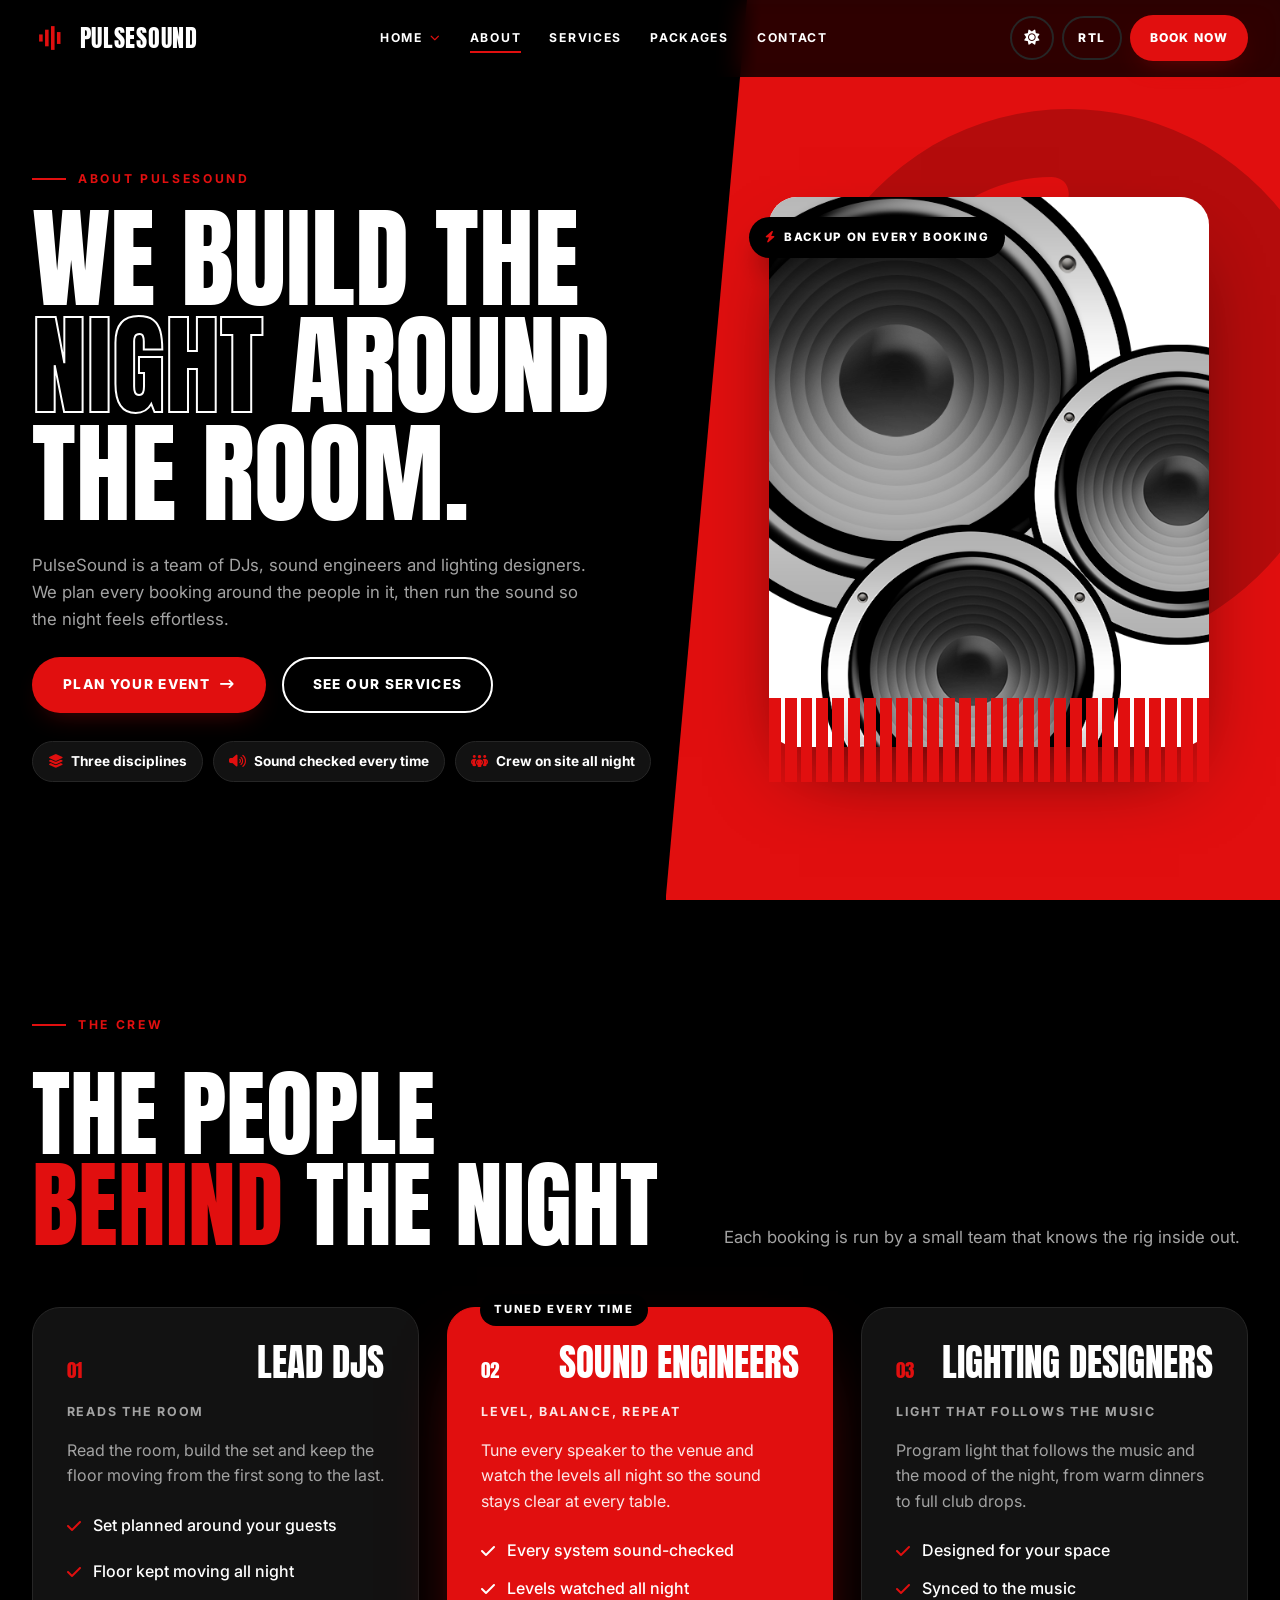
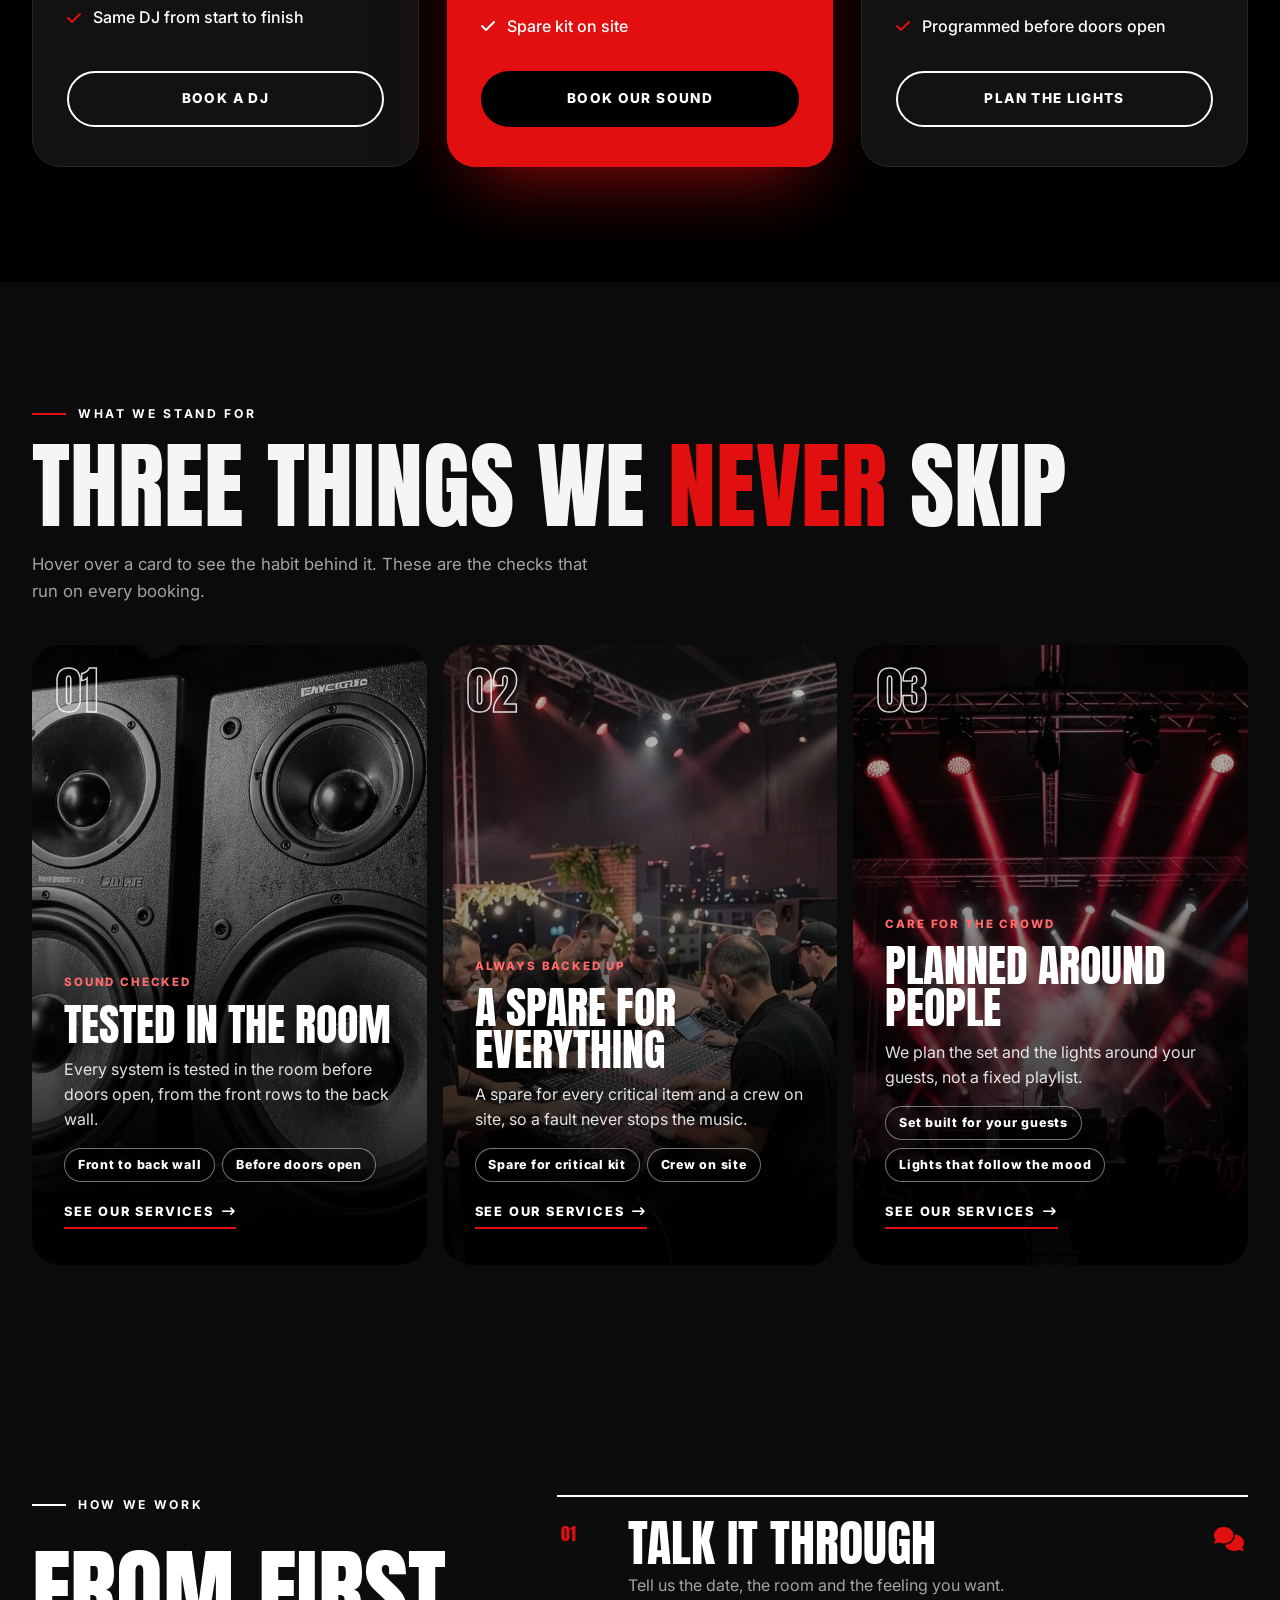
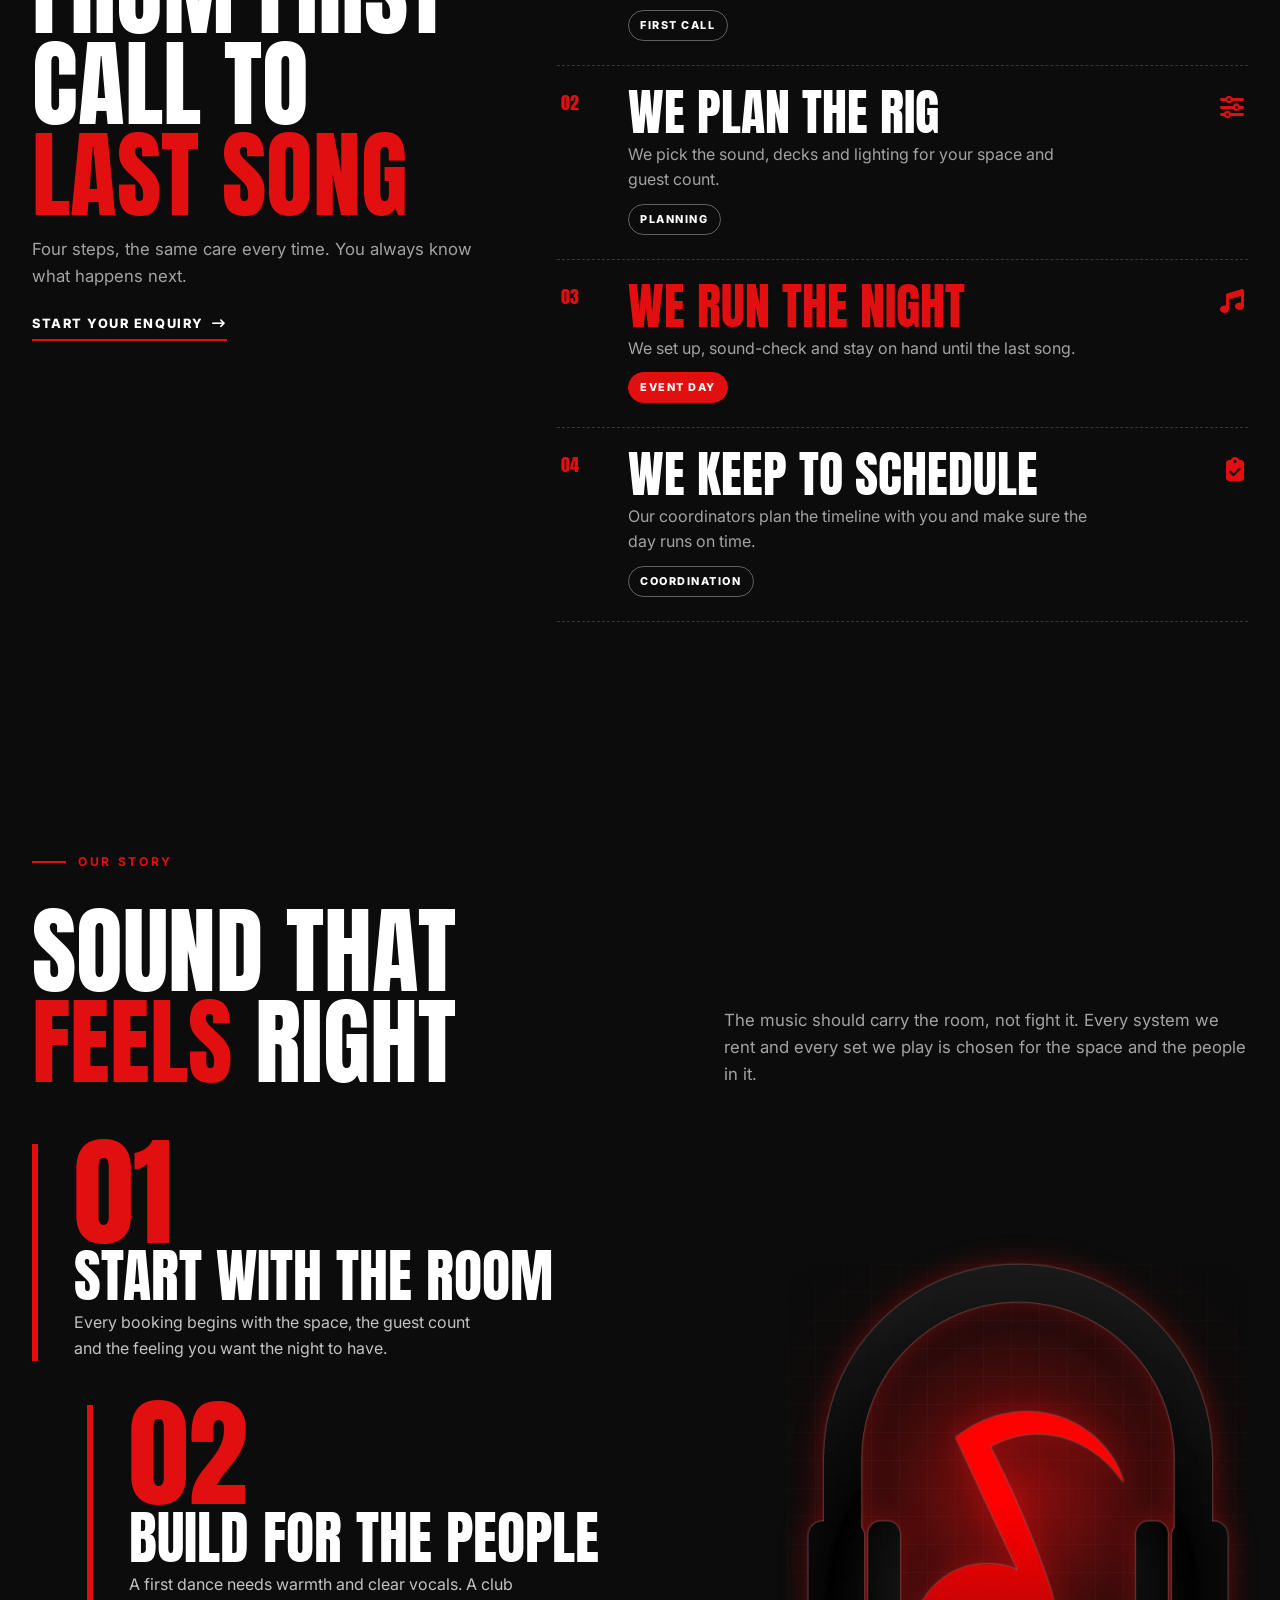
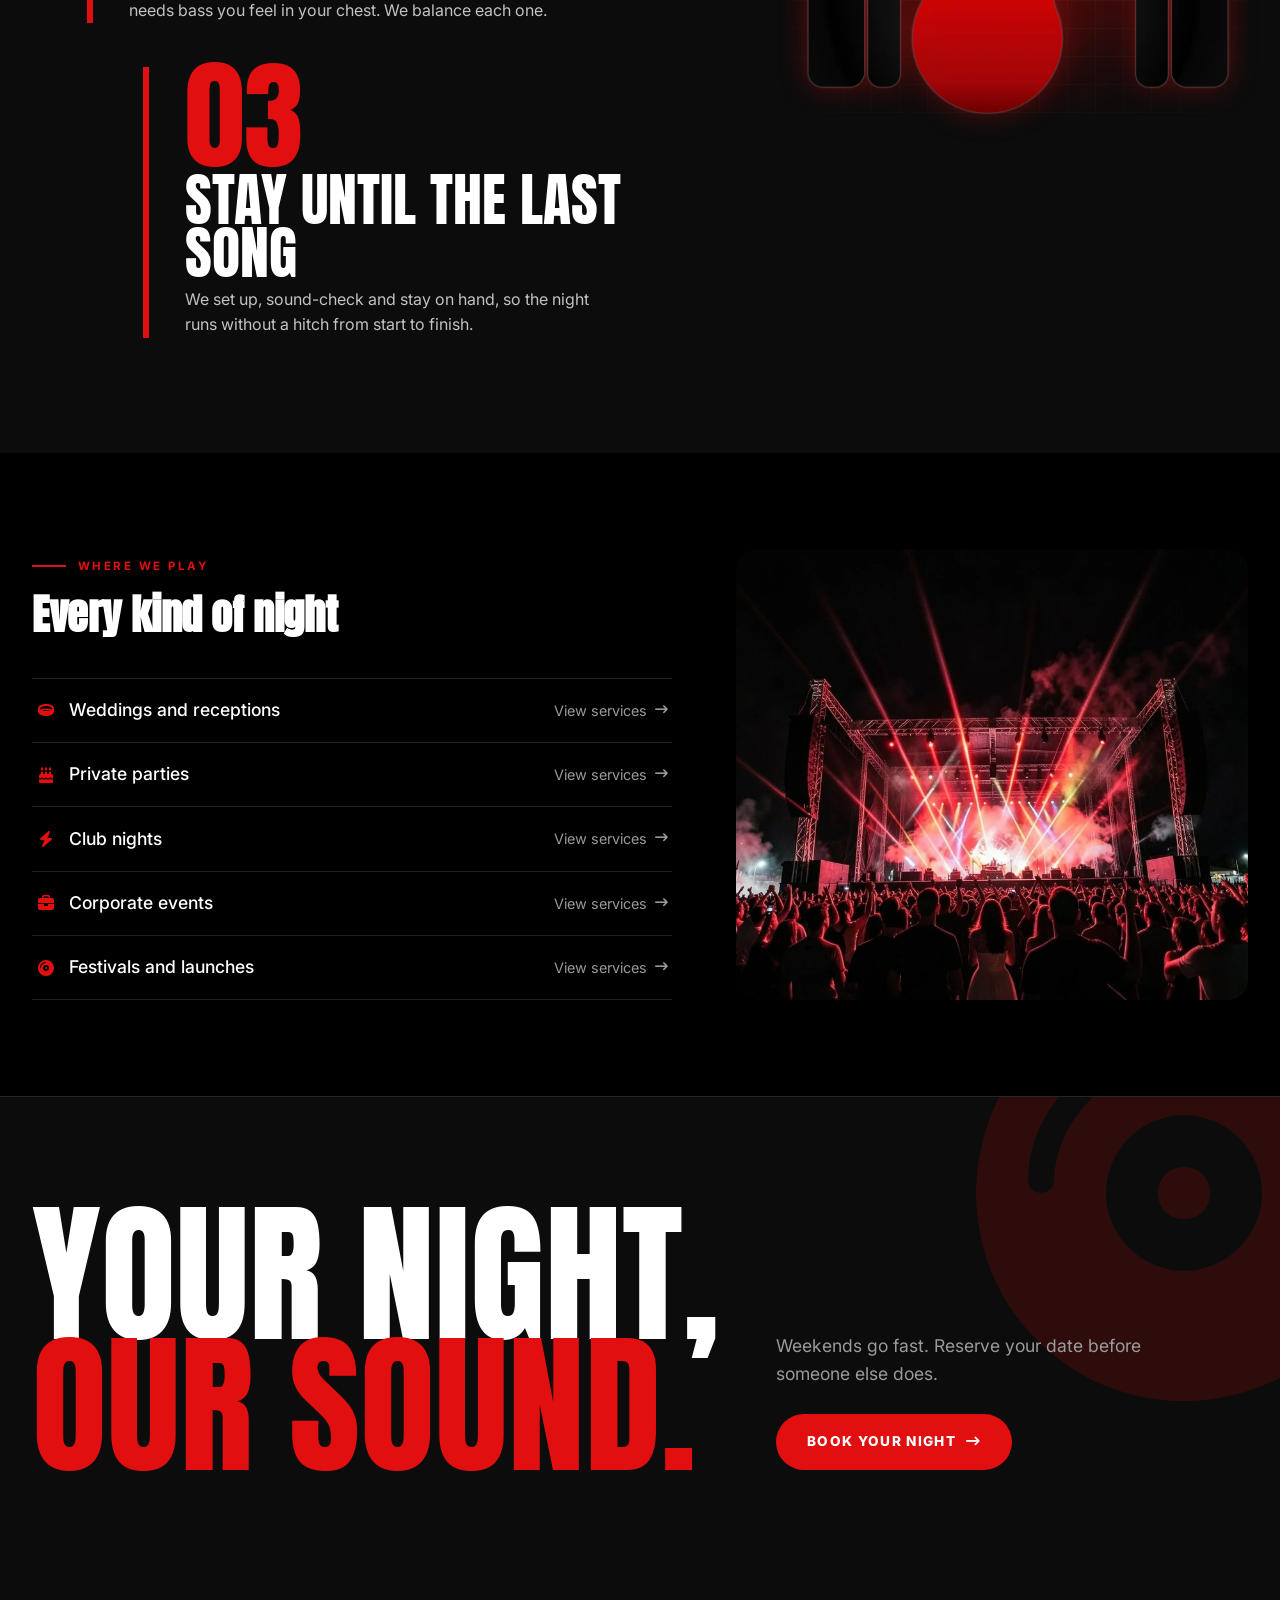
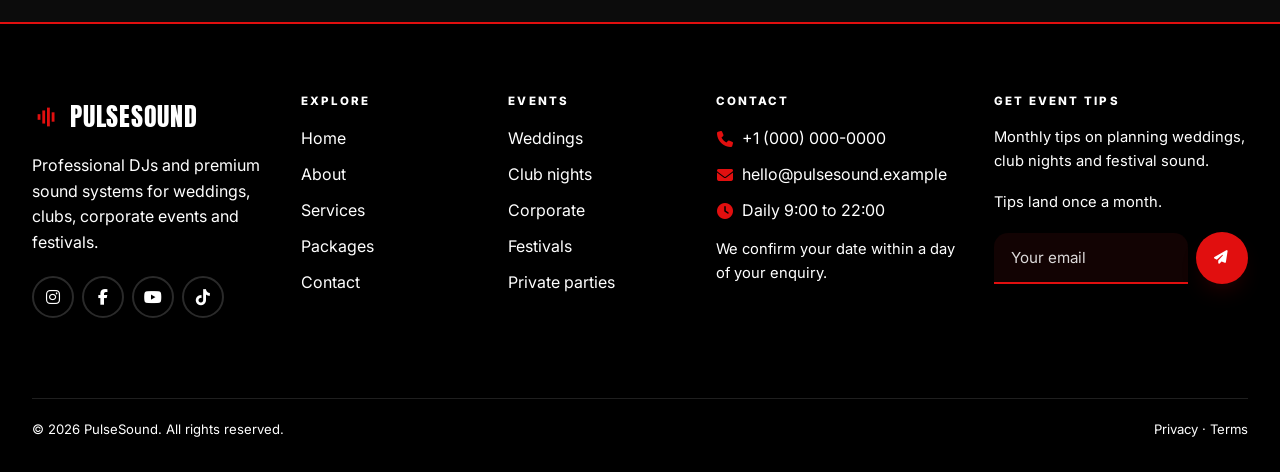
<file: pages/about.html>
<!DOCTYPE html>
<html lang="en" dir="ltr">

<head>
  <meta charset="UTF-8">
  <meta name="viewport" content="width=device-width, initial-scale=1.0, viewport-fit=cover">
  <title>About | PulseSound | DJ Booking &amp; Sound Rental</title>
  <meta name="description"
    content="Meet the crew behind PulseSound: DJs, sound engineers and lighting designers who build nights around the room.">
  <link rel="icon" href="../assets/images/logo.svg" type="image/svg+xml">
  <script>
    (function () {
      var t = localStorage.getItem('ps-theme'); if (t) document.documentElement.setAttribute('data-theme', t);
      var d = localStorage.getItem('ps-dir'); if (d) document.documentElement.setAttribute('dir', d);
    })();
  </script>
  <link rel="preconnect" href="https://fonts.googleapis.com">
  <link rel="preconnect" href="https://fonts.gstatic.com" crossorigin>
  <link
    href="https://fonts.googleapis.com/css2?family=Anton&family=Inter:wght@400;500;600;700;800&family=Tajawal:wght@400;500;700;800&display=swap"
    rel="stylesheet">
  <link rel="stylesheet" href="https://cdnjs.cloudflare.com/ajax/libs/font-awesome/6.5.2/css/all.min.css">
  <link rel="stylesheet" href="https://unpkg.com/aos@2.3.4/dist/aos.css">
  <link rel="stylesheet" href="../assets/css/style.css">
  <link rel="stylesheet" href="../assets/css/dark-mode.css">
  <link rel="stylesheet" href="../assets/css/rtl.css">
</head>

<body>
  <a href="#main" class="sr-only skip-link">Skip to content</a>
  <div id="site-header"></div>

  <main id="main">

    <!-- 1. HERO -->
    <section class="h2-hero ab2-hero" aria-label="About PulseSound introduction">
      <div class="h2-hero-slash" aria-hidden="true"></div>
      <div class="container h2-hero-inner">
        <div class="h2-hero-copy" data-aos="fade-right">
          <span class="kicker">About PulseSound</span>
          <h1 class="h2-title">We build the <span class="h2-outline">night</span> around the room.</h1>
          <p class="lead">PulseSound is a team of DJs, sound engineers and lighting designers. We plan every booking
            around the people in it, then run the sound so the night feels effortless.</p>
          <div class="h2-actions">
            <a href="contact.html" class="btn btn-primary">Plan your event <i
                class="fa-solid fa-arrow-right-long"></i></a>
            <a href="services.html" class="btn btn-outline">See our services</a>
          </div>
          <ul class="ct-chips">
            <li><i class="fa-solid fa-layer-group" aria-hidden="true"></i> Three disciplines</li>
            <li><i class="fa-solid fa-volume-high" aria-hidden="true"></i> Sound checked every time</li>
            <li><i class="fa-solid fa-people-group" aria-hidden="true"></i> Crew on site all night</li>
          </ul>
        </div>
        <div class="h2-hero-visual" data-aos="fade-left" data-aos-delay="120">
          <i class="fa-solid fa-compact-disc h2-disc" aria-hidden="true"></i>
          <div class="h2-photo-frame">
            <img class="h2-photo" src="../assets/images/speaker-cluster.png"
              alt="Three line-array speakers ready for a show" width="1200" height="1200">
          </div>
          <div class="h2-bars" aria-hidden="true"><span style="--i: 0;"></span><span style="--i: 1;"></span><span
              style="--i: 2;"></span><span style="--i: 3;"></span><span style="--i: 4;"></span><span
              style="--i: 5;"></span><span style="--i: 6;"></span><span style="--i: 7;"></span><span
              style="--i: 8;"></span><span style="--i: 9;"></span><span style="--i: 10;"></span><span
              style="--i: 11;"></span><span style="--i: 12;"></span><span style="--i: 13;"></span><span
              style="--i: 14;"></span><span style="--i: 15;"></span><span style="--i: 16;"></span><span
              style="--i: 17;"></span><span style="--i: 18;"></span><span style="--i: 19;"></span><span
              style="--i: 20;"></span><span style="--i: 21;"></span><span style="--i: 22;"></span><span
              style="--i: 23;"></span><span style="--i: 24;"></span><span style="--i: 25;"></span><span
              style="--i: 26;"></span><span style="--i: 27;"></span></div>
          <span class="h2-badge"><i class="fa-solid fa-bolt" aria-hidden="true"></i>Backup on every booking</span>
        </div>
      </div>
    </section>

    <!-- 2. CREW (tier cards, middle one highlighted) -->
    <section class="section" id="crew">
      <div class="container">
        <header class="h2-head head-split" data-aos="fade-up">
          <span class="kicker">The crew</span>
          <h2 class="section-title">The people <span class="red">behind</span> the night</h2>
          <p class="lead">Each booking is run by a small team that knows the rig inside out.</p>
        </header>
        <div class="tiers">
          <article class="tier" data-aos="fade-up">
            <div class="tier-head">
              <span class="tier-idx">01</span>
              <h3>Lead DJs</h3>
            </div>
            <p class="tier-meta">Reads the room</p>
            <p class="tier-desc">Read the room, build the set and keep the floor moving from the first song to the last.
            </p>
            <ul class="tier-list">
              <li><i class="fa-solid fa-check"></i> Set planned around your guests</li>
              <li><i class="fa-solid fa-check"></i> Floor kept moving all night</li>
              <li><i class="fa-solid fa-check"></i> Same DJ from start to finish</li>
            </ul>
            <a href="contact.html" class="btn btn-outline btn-block">Book a DJ</a>
          </article>

          <article class="tier featured" data-aos="fade-up" data-aos-delay="100">
            <span class="tier-badge">Tuned every time</span>
            <div class="tier-head">
              <span class="tier-idx">02</span>
              <h3>Sound engineers</h3>
            </div>
            <p class="tier-meta">Level, balance, repeat</p>
            <p class="tier-desc">Tune every speaker to the venue and watch the levels all night so the sound stays clear
              at every table.</p>
            <ul class="tier-list">
              <li><i class="fa-solid fa-check"></i> Every system sound-checked</li>
              <li><i class="fa-solid fa-check"></i> Levels watched all night</li>
              <li><i class="fa-solid fa-check"></i> Spare kit on site</li>
            </ul>
            <a href="contact.html" class="btn btn-black btn-block">Book our sound</a>
          </article>

          <article class="tier" data-aos="fade-up" data-aos-delay="200">
            <div class="tier-head">
              <span class="tier-idx">03</span>
              <h3>Lighting designers</h3>
            </div>
            <p class="tier-meta">Light that follows the music</p>
            <p class="tier-desc">Program light that follows the music and the mood of the night, from warm dinners to
              full club drops.</p>
            <ul class="tier-list">
              <li><i class="fa-solid fa-check"></i> Designed for your space</li>
              <li><i class="fa-solid fa-check"></i> Synced to the music</li>
              <li><i class="fa-solid fa-check"></i> Programmed before doors open</li>
            </ul>
            <a href="contact.html" class="btn btn-outline btn-block">Plan the lights</a>
          </article>
        </div>
      </div>
    </section>

    <!-- 3. VALUES (dark hover scenes) -->
    <section class="section ez-section" id="values">
      <div class="container">
        <header class="ez-head" data-aos="fade-up">
          <span class="kicker">What we stand for</span>
          <h2 class="section-title">Three things we <span class="red">never</span> skip</h2>
          <p class="lead">Hover over a card to see the habit behind it. These are the checks that run on every booking.
          </p>
        </header>
        <div class="ez-stage" data-aos="fade-up" data-aos-delay="100">
          <article class="ez-scene" tabindex="0">
            <img class="ez-photo" src="../assets/images/shot-speakers.webp" alt="" loading="lazy" width="1024"
              height="1024">
            <span class="ez-no" aria-hidden="true">01</span>
            <div class="ez-copy">
              <span class="ez-tag">Sound checked</span>
              <h3>Tested in the room</h3>
              <p class="ez-feel">Every system is tested in the room before doors open, from the front rows to the back
                wall.</p>
              <ul class="ez-chips">
                <li>Front to back wall</li>
                <li>Before doors open</li>
              </ul>
              <a class="ez-go" href="services.html">See our services <i class="fa-solid fa-arrow-right-long"
                  aria-hidden="true"></i></a>
            </div>
          </article>
          <article class="ez-scene" tabindex="0">
            <img class="ez-photo" src="../assets/images/shot-crew.webp" alt="" loading="lazy" width="1024"
              height="1024">
            <span class="ez-no" aria-hidden="true">02</span>
            <div class="ez-copy">
              <span class="ez-tag">Always backed up</span>
              <h3>A spare for everything</h3>
              <p class="ez-feel">A spare for every critical item and a crew on site, so a fault never stops the music.
              </p>
              <ul class="ez-chips">
                <li>Spare for critical kit</li>
                <li>Crew on site</li>
              </ul>
              <a class="ez-go" href="services.html">See our services <i class="fa-solid fa-arrow-right-long"
                  aria-hidden="true"></i></a>
            </div>
          </article>
          <article class="ez-scene" tabindex="0">
            <img class="ez-photo" src="../assets/images/shot-stage.webp" alt="" loading="lazy" width="1024"
              height="1024">
            <span class="ez-no" aria-hidden="true">03</span>
            <div class="ez-copy">
              <span class="ez-tag">Care for the crowd</span>
              <h3>Planned around people</h3>
              <p class="ez-feel">We plan the set and the lights around your guests, not a fixed playlist.</p>
              <ul class="ez-chips">
                <li>Set built for your guests</li>
                <li>Lights that follow the mood</li>
              </ul>
              <a class="ez-go" href="services.html">See our services <i class="fa-solid fa-arrow-right-long"
                  aria-hidden="true"></i></a>
            </div>
          </article>
        </div>
      </div>
    </section>

    <!-- 4. HOW WE WORK (numbered menu rows) -->
    <section class="section ad-tint" id="how">
      <div class="container ad-wrap">
        <header class="ad-intro" data-aos="fade-right">
          <span class="kicker">How we work</span>
          <h2 class="section-title">From first call to <span class="red">last song</span></h2>
          <p class="lead">Four steps, the same care every time. You always know what happens next.</p>
          <a href="contact.html" class="ad-link">Start your enquiry <i class="fa-solid fa-arrow-right-long"
              aria-hidden="true"></i></a>
        </header>
        <ul class="ad-menu">
          <li class="ad-row" data-aos="fade-left" data-aos-delay="0">
            <span class="ad-no">01</span>
            <div class="ad-main">
              <h3 class="ad-name">Talk it through</h3>
              <p>Tell us the date, the room and the feeling you want.</p>
              <span class="ad-tag">First call</span>
            </div>
            <i class="fa-solid fa-comments ad-ico" aria-hidden="true"></i>
          </li>
          <li class="ad-row" data-aos="fade-left" data-aos-delay="80">
            <span class="ad-no">02</span>
            <div class="ad-main">
              <h3 class="ad-name">We plan the rig</h3>
              <p>We pick the sound, decks and lighting for your space and guest count.</p>
              <span class="ad-tag">Planning</span>
            </div>
            <i class="fa-solid fa-sliders ad-ico" aria-hidden="true"></i>
          </li>
          <li class="ad-row is-hot" data-aos="fade-left" data-aos-delay="160">
            <span class="ad-no">03</span>
            <div class="ad-main">
              <h3 class="ad-name">We run the night</h3>
              <p>We set up, sound-check and stay on hand until the last song.</p>
              <span class="ad-tag">Event day</span>
            </div>
            <i class="fa-solid fa-music ad-ico" aria-hidden="true"></i>
          </li>
          <li class="ad-row" data-aos="fade-left" data-aos-delay="240">
            <span class="ad-no">04</span>
            <div class="ad-main">
              <h3 class="ad-name">We keep to schedule</h3>
              <p>Our coordinators plan the timeline with you and make sure the day runs on time.</p>
              <span class="ad-tag">Coordination</span>
            </div>
            <i class="fa-solid fa-clipboard-check ad-ico" aria-hidden="true"></i>
          </li>
        </ul>
      </div>
    </section>

    <!-- 5. STORY (three beats, stair layout) -->
    <section class="section section-2" id="story">
      <div class="container">
        <header class="h2-head head-split" data-aos="fade-up">
          <span class="kicker">Our story</span>
          <h2 class="section-title">Sound that <span class="red">feels</span> right</h2>
          <p class="lead">The music should carry the room, not fight it. Every system we rent and every set we play is
            chosen for the space and the people in it.</p>
        </header>
        <div class="ch-wrap">
          <ol class="ch-stair">
            <li class="ch-step" data-aos="fade-right" data-aos-delay="0"><span class="ch-q">01</span>
              <h3>Start with the room</h3>
              <p>Every booking begins with the space, the guest count and the feeling you want the night to have.</p>
            </li>
            <li class="ch-step" data-aos="fade-right" data-aos-delay="120"><span class="ch-q">02</span>
              <h3>Build for the people</h3>
              <p>A first dance needs warmth and clear vocals. A club needs bass you feel in your chest. We balance each
                one.</p>
            </li>
            <li class="ch-step" data-aos="fade-right" data-aos-delay="240"><span class="ch-q">03</span>
              <h3>Stay until the last song</h3>
              <p>We set up, sound-check and stay on hand, so the night runs without a hitch from start to finish.</p>
            </li>
          </ol>
          <figure class="ch-pic" data-aos="fade-left">
            <img src="../assets/images/ltg-headphones.png" alt="Three speakers, each sized for a different room"
              width="842" height="848" loading="lazy">
          </figure>
        </div>
      </div>
    </section>

    <!-- 6. WHERE WE PLAY (event list with photo) -->
    <section class="pn-calm" id="events">
      <div class="container">
        <div class="pn-grid">
          <div class="pn-main">
            <header class="pn-head" data-aos="fade-up">
              <span class="kicker">Where we play</span>
              <h2 class="section-title">Every kind of <span class="red">night</span></h2>
            </header>
            <ul class="pn-list">
              <li data-aos="fade-up" data-aos-delay="0"><a href="services.html" class="pn-row"><span class="pn-event"><i
                      class="fa-solid fa-ring" aria-hidden="true"></i> Weddings and receptions</span><span
                    class="pn-arrow">View services <i class="fa-solid fa-arrow-right-long"
                      aria-hidden="true"></i></span></a></li>
              <li data-aos="fade-up" data-aos-delay="90"><a href="services.html" class="pn-row"><span
                    class="pn-event"><i class="fa-solid fa-cake-candles" aria-hidden="true"></i> Private
                    parties</span><span class="pn-arrow">View services <i class="fa-solid fa-arrow-right-long"
                      aria-hidden="true"></i></span></a></li>
              <li data-aos="fade-up" data-aos-delay="180"><a href="services.html" class="pn-row"><span
                    class="pn-event"><i class="fa-solid fa-bolt" aria-hidden="true"></i> Club nights</span><span
                    class="pn-arrow">View services <i class="fa-solid fa-arrow-right-long"
                      aria-hidden="true"></i></span></a></li>
              <li data-aos="fade-up" data-aos-delay="270"><a href="services.html" class="pn-row"><span
                    class="pn-event"><i class="fa-solid fa-briefcase" aria-hidden="true"></i> Corporate
                    events</span><span class="pn-arrow">View services <i class="fa-solid fa-arrow-right-long"
                      aria-hidden="true"></i></span></a></li>
              <li data-aos="fade-up" data-aos-delay="360"><a href="services.html" class="pn-row"><span
                    class="pn-event"><i class="fa-solid fa-compact-disc" aria-hidden="true"></i> Festivals and
                    launches</span><span class="pn-arrow">View services <i class="fa-solid fa-arrow-right-long"
                      aria-hidden="true"></i></span></a></li>
            </ul>
          </div>
          <figure class="pn-pic" data-aos="fade-left">
            <img src="../assets/images/cover-neon-night.jpg" alt="A neon-lit room full of guests on the dancefloor"
              width="800" height="800" loading="lazy">
          </figure>
        </div>
      </div>
    </section>

    <!-- 7. CLOSING CTA (light band, as on packages) -->
    <section class="cta cta-light">
      <i class="fa-solid fa-compact-disc cta-deco" aria-hidden="true"></i>
      <div class="container cta-inner" data-aos="fade-up">
        <h2 class="cta-title">Your night, <span>our sound.</span></h2>
        <div class="cta-side">
          <p>Weekends go fast. Reserve your date before someone else does.</p>
          <a href="contact.html" class="btn btn-black">Book your night <i class="fa-solid fa-arrow-right-long"></i></a>
        </div>
      </div>
    </section>

  </main>

  <div id="site-footer"></div>

  <script src="https://unpkg.com/aos@2.3.4/dist/aos.js"></script>
  <script src="../assets/js/main.js"></script>
</body>

</html>
</file>
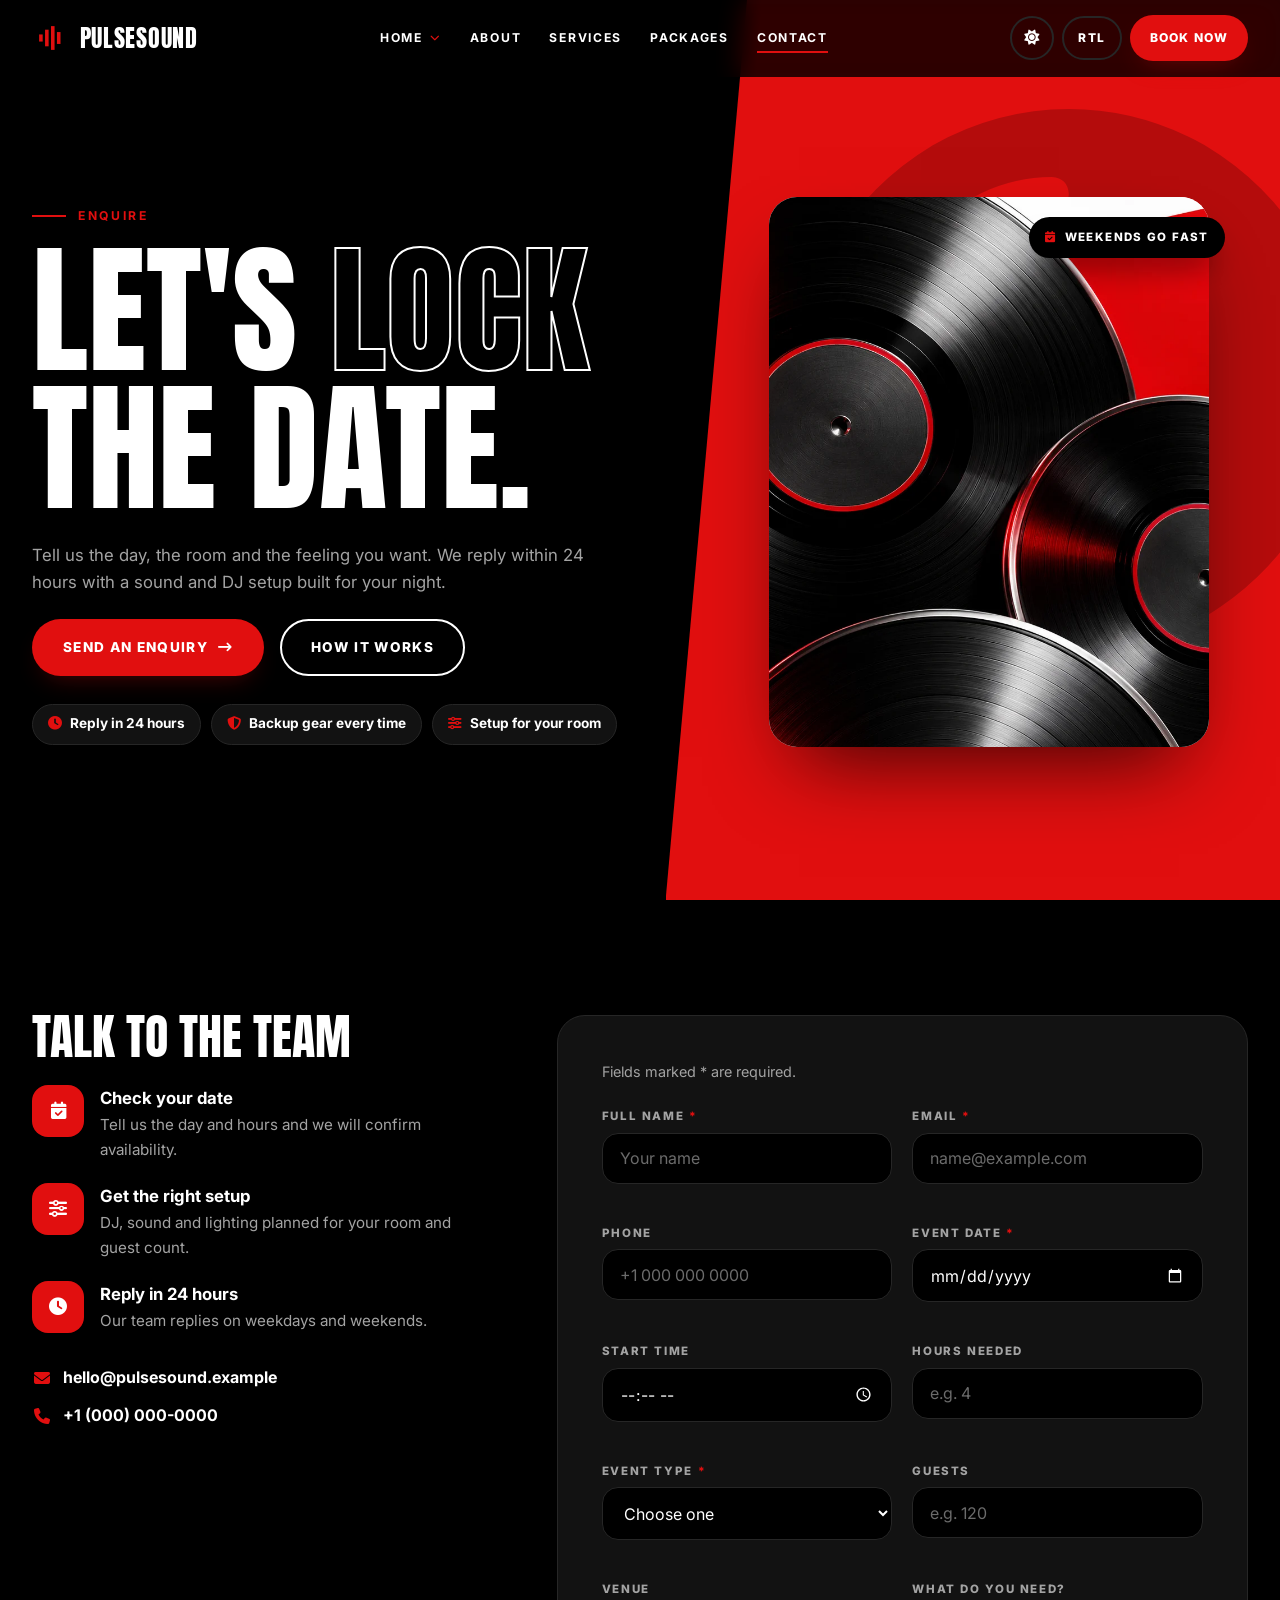
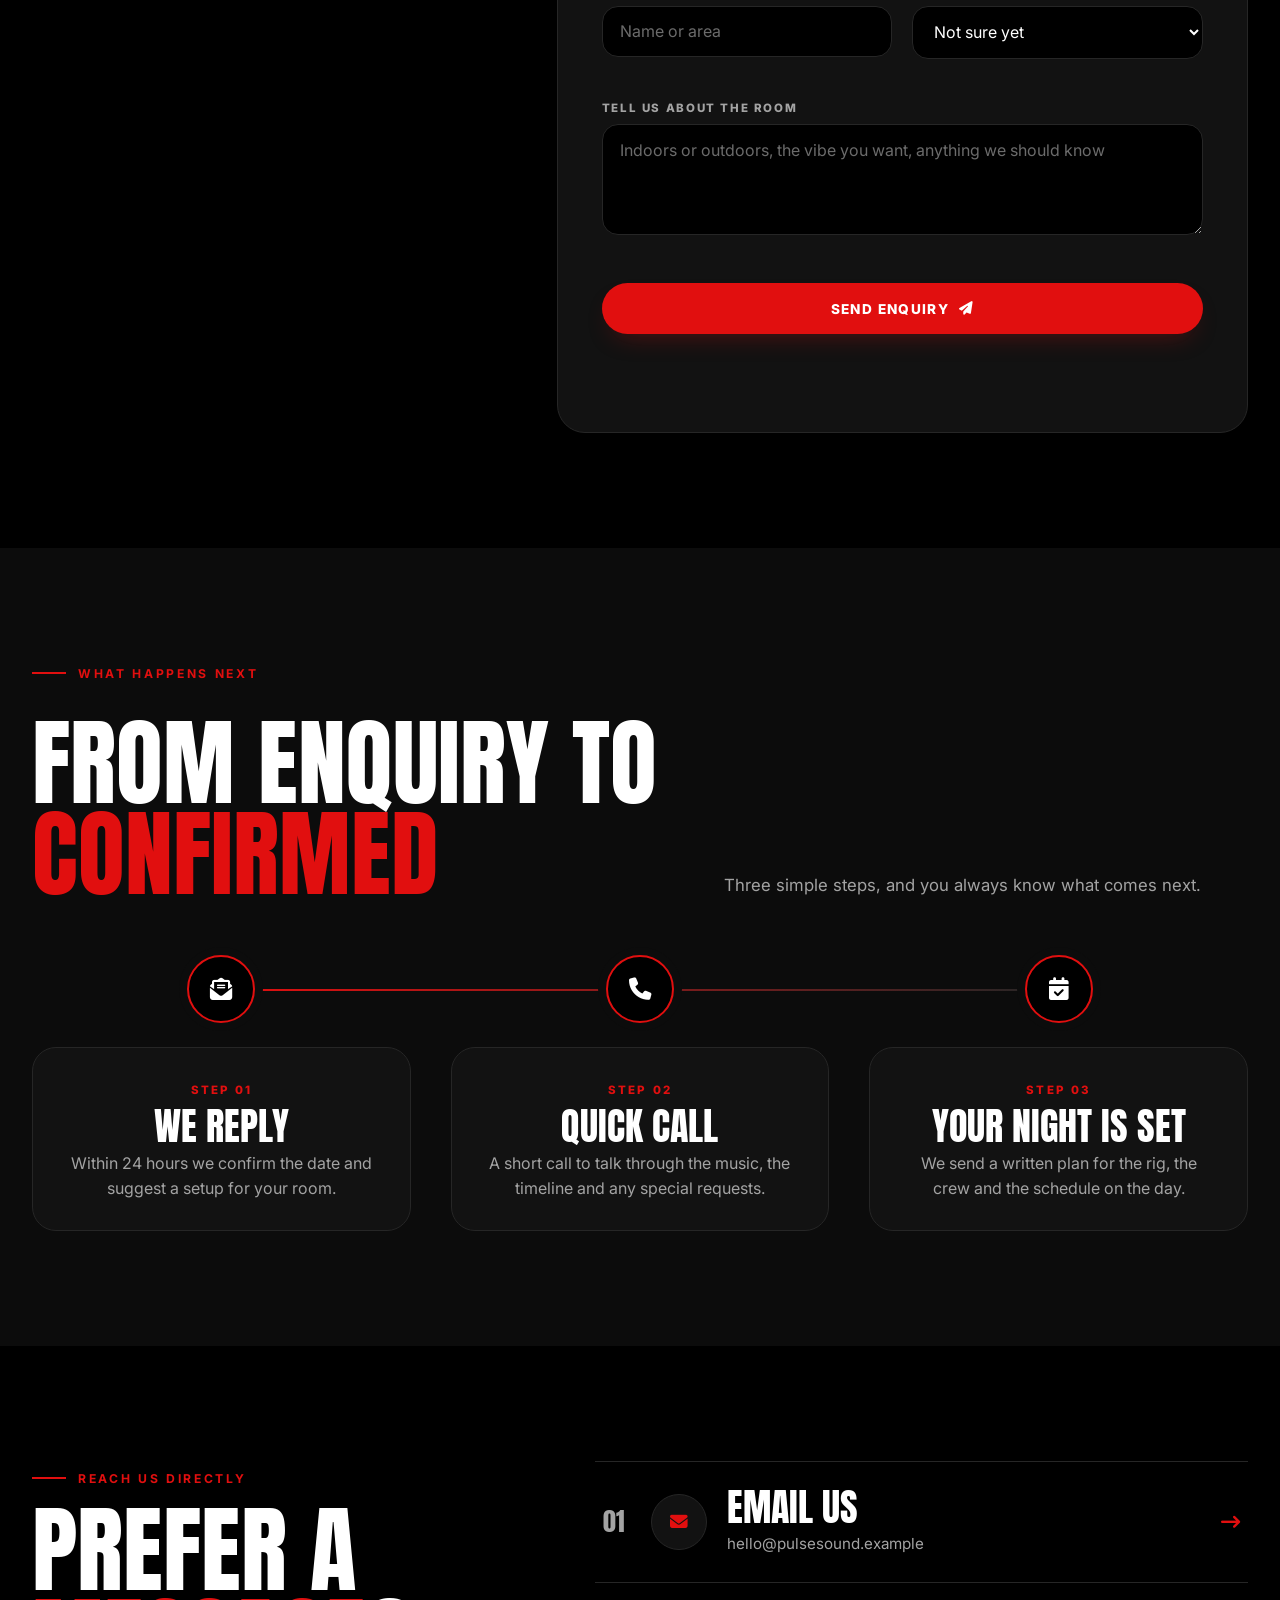
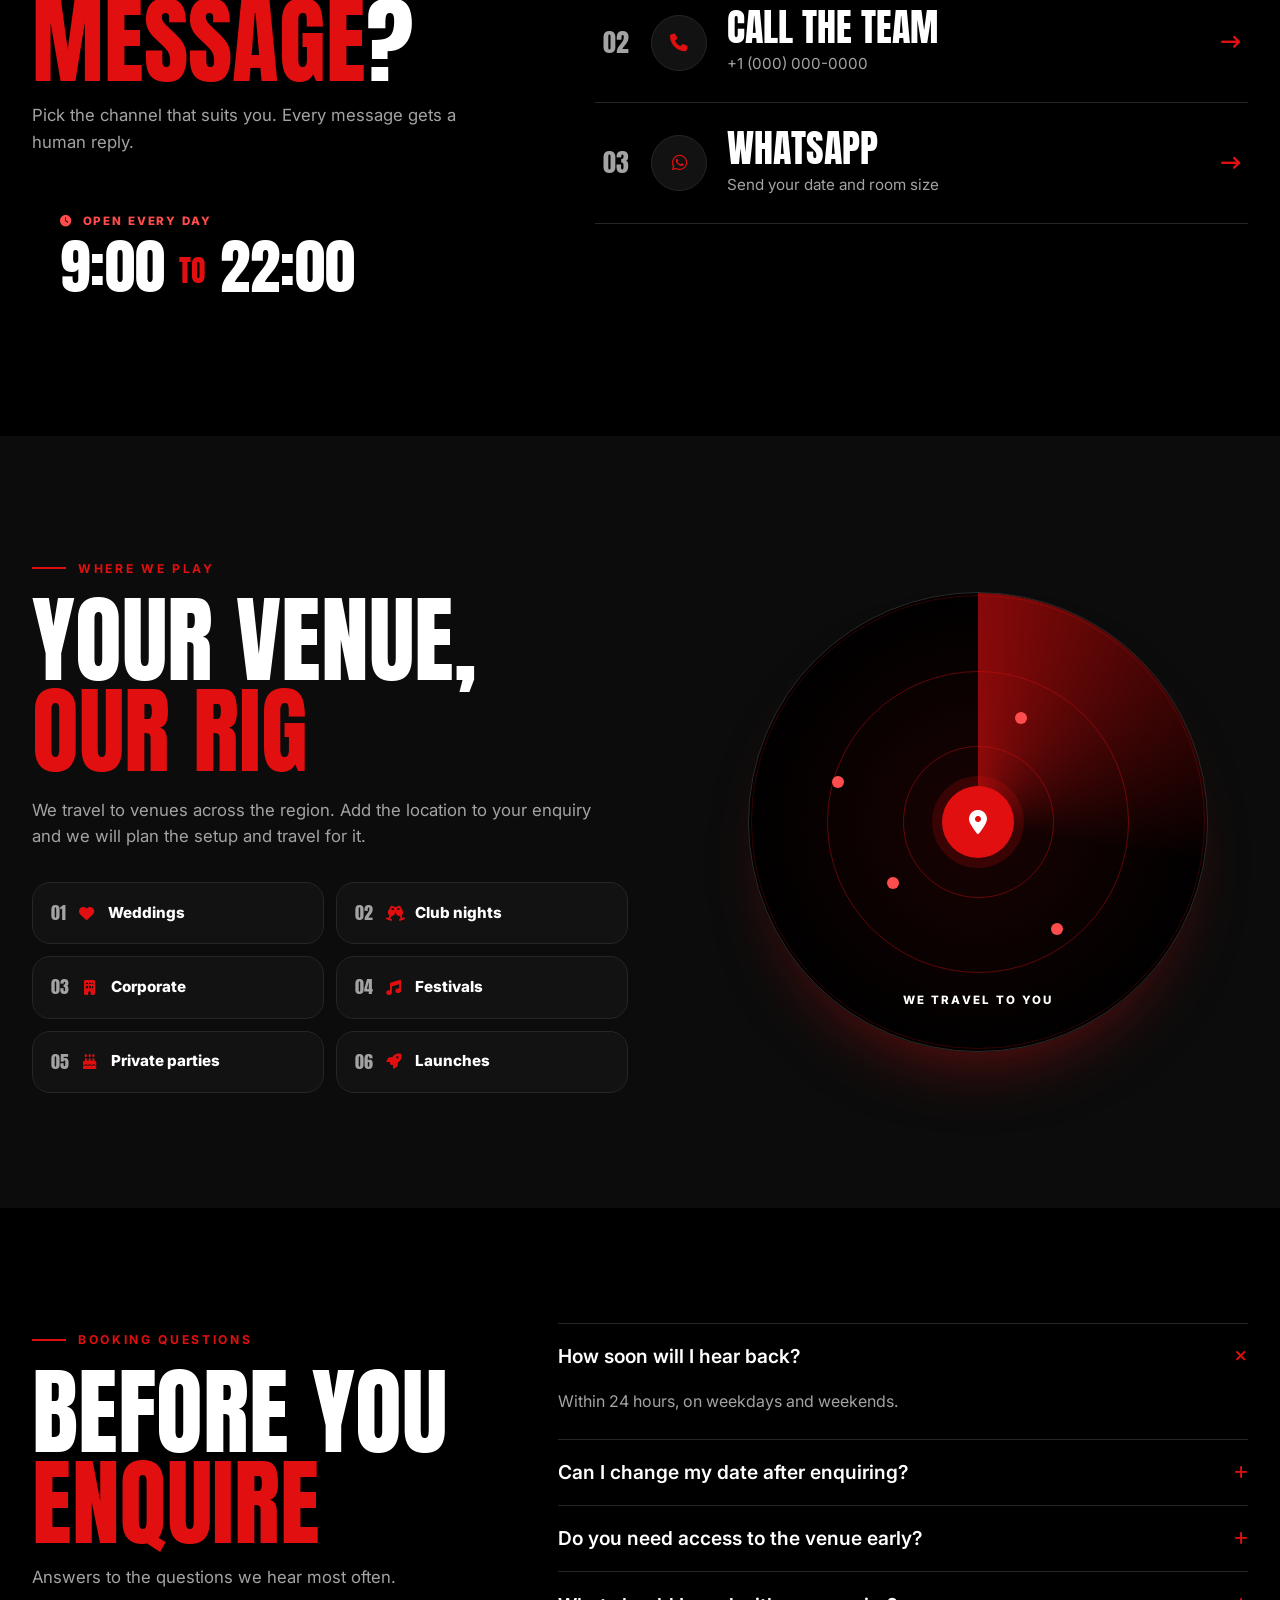
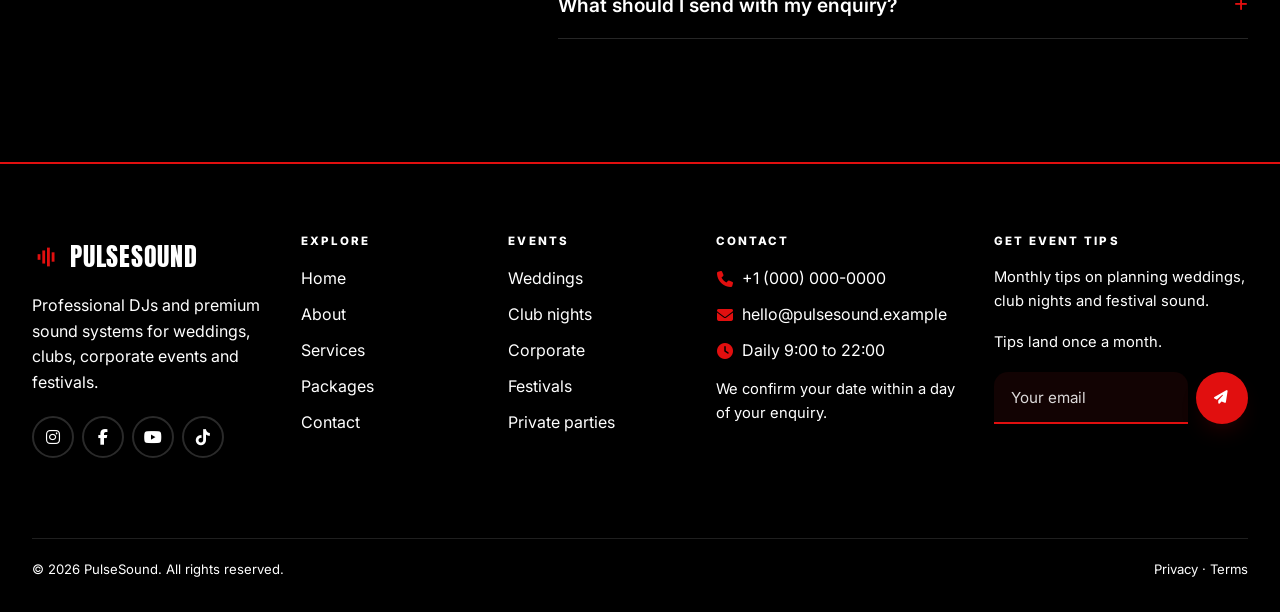
<file: pages/contact.html>
<!DOCTYPE html>
<html lang="en" dir="ltr">

<head>
  <meta charset="UTF-8">
  <meta name="viewport" content="width=device-width, initial-scale=1.0, viewport-fit=cover">
  <title>Contact | PulseSound | Event Date Enquiry</title>
  <meta name="description"
    content="Check your event date and get a sound and DJ setup for your room. We reply within 24 hours.">
  <link rel="icon" href="../assets/images/logo.svg" type="image/svg+xml">
  <script>
    (function () {
      var t = localStorage.getItem('ps-theme'); if (t) document.documentElement.setAttribute('data-theme', t);
      var d = localStorage.getItem('ps-dir'); if (d) document.documentElement.setAttribute('dir', d);
    })();
  </script>
  <link rel="preconnect" href="https://fonts.googleapis.com">
  <link rel="preconnect" href="https://fonts.gstatic.com" crossorigin>
  <link
    href="https://fonts.googleapis.com/css2?family=Anton&family=Inter:wght@400;500;600;700;800&family=Tajawal:wght@400;500;700;800&display=swap"
    rel="stylesheet">
  <link rel="stylesheet" href="https://cdnjs.cloudflare.com/ajax/libs/font-awesome/6.5.2/css/all.min.css">
  <link rel="stylesheet" href="https://unpkg.com/aos@2.3.4/dist/aos.css">
  <link rel="stylesheet" href="../assets/css/style.css">
  <link rel="stylesheet" href="../assets/css/dark-mode.css">
  <link rel="stylesheet" href="../assets/css/rtl.css">
</head>

<body>
  <a href="#main" class="sr-only skip-link">Skip to content</a>
  <div id="site-header"></div>

  <main id="main">
    <section class="h2-hero ct-hero" aria-label="Contact introduction">
      <div class="h2-hero-slash" aria-hidden="true"></div>
      <div class="container h2-hero-inner">
        <div class="h2-hero-copy" data-aos="fade-right">
          <span class="kicker">Enquire</span>
          <h1 class="h2-title">Let's <span class="h2-outline">lock</span> the date.</h1>
          <p class="lead">Tell us the day, the room and the feeling you want. We reply within 24 hours with a sound and
            DJ setup built for your night.</p>
          <div class="h2-actions">
            <a href="#enquiry" class="btn btn-primary">Send an enquiry <i class="fa-solid fa-arrow-right-long"></i></a>
            <a href="#next-steps" class="btn btn-outline">How it works</a>
          </div>
          <ul class="ct-chips">
            <li><i class="fa-solid fa-clock" aria-hidden="true"></i> Reply in 24 hours</li>
            <li><i class="fa-solid fa-shield-halved" aria-hidden="true"></i> Backup gear every time</li>
            <li><i class="fa-solid fa-sliders" aria-hidden="true"></i> Setup for your room</li>
          </ul>
        </div>
        <div class="h2-hero-visual" data-aos="fade-left" data-aos-delay="120">
          <i class="fa-solid fa-compact-disc h2-disc" aria-hidden="true"></i>
          <div class="h2-photo-frame">
            <img class="h2-photo" src="../assets/images/hero-contact.webp" alt="Stacked vinyl records with red centres"
              width="1283" height="1226">
          </div>
          <span class="h2-badge"><i class="fa-solid fa-calendar-check" aria-hidden="true"></i>Weekends go fast</span>
        </div>
      </div>
    </section>

    <section class="section" id="enquiry">
      <div class="container contact-grid">

        <aside class="contact-side" data-aos="fade-right">
          <h2 class="contact-h">Talk to the team</h2>
          <ul class="contact-points">
            <li><span class="cp-ico"><i class="fa-solid fa-calendar-check"></i></span>
              <div><strong>Check your date</strong><small>Tell us the day and hours and we will confirm
                  availability.</small></div>
            </li>
            <li><span class="cp-ico"><i class="fa-solid fa-sliders"></i></span>
              <div><strong>Get the right setup</strong><small>DJ, sound and lighting planned for your room and guest
                  count.</small></div>
            </li>
            <li><span class="cp-ico"><i class="fa-solid fa-clock"></i></span>
              <div><strong>Reply in 24 hours</strong><small>Our team replies on weekdays and weekends.</small></div>
            </li>
          </ul>
          <div class="contact-direct">
            <a href="mailto:hello@pulsesound.example"><i class="fa-solid fa-envelope"></i> hello@pulsesound.example</a>
            <a href="tel:+10000000000"><i class="fa-solid fa-phone"></i> +1 (000) 000-0000</a>
          </div>
        </aside>

        <form class="enquiry-form" data-validate novalidate data-aos="fade-left" aria-describedby="formIntro">
          <p id="formIntro" class="form-intro">Fields marked <span class="req">*</span> are required.</p>
          <div class="form-grid">
            <div class="form-group">
              <label for="cName">Full name <span class="req">*</span></label>
              <input class="form-control" type="text" id="cName" name="name" placeholder="Your name" required
                data-min-length="2" data-msg-required="Please enter your name.">
              <p class="error-msg" aria-live="polite"></p>
            </div>
            <div class="form-group">
              <label for="cEmail">Email <span class="req">*</span></label>
              <input class="form-control" type="email" id="cEmail" name="email" placeholder="name@example.com" required
                data-msg-required="Please enter your email address.">
              <p class="error-msg" aria-live="polite"></p>
            </div>
            <div class="form-group">
              <label for="cPhone">Phone</label>
              <input class="form-control" type="tel" id="cPhone" name="phone" placeholder="+1 000 000 0000">
              <p class="error-msg" aria-live="polite"></p>
            </div>
            <div class="form-group">
              <label for="cDate">Event date <span class="req">*</span></label>
              <input class="form-control" type="date" id="cDate" name="date" required
                data-msg-required="Please choose your event date.">
              <p class="error-msg" aria-live="polite"></p>
            </div>
            <div class="form-group">
              <label for="cStart">Start time</label>
              <input class="form-control" type="time" id="cStart" name="start">
              <p class="error-msg" aria-live="polite"></p>
            </div>
            <div class="form-group">
              <label for="cHours">Hours needed</label>
              <input class="form-control" type="number" id="cHours" name="hours" min="1" max="24" placeholder="e.g. 4">
              <p class="error-msg" aria-live="polite"></p>
            </div>
            <div class="form-group">
              <label for="cType">Event type <span class="req">*</span></label>
              <select class="form-control" id="cType" name="type" required
                data-msg-required="Please choose an event type.">
                <option value="">Choose one</option>
                <option>Wedding</option>
                <option>Club night</option>
                <option>Corporate</option>
                <option>Festival</option>
                <option>Private party</option>
                <option>Launch</option>
                <option>Other</option>
              </select>
              <p class="error-msg" aria-live="polite"></p>
            </div>
            <div class="form-group">
              <label for="cGuests">Guests</label>
              <input class="form-control" type="number" id="cGuests" name="guests" min="1" max="5000"
                placeholder="e.g. 120">
              <p class="error-msg" aria-live="polite"></p>
            </div>
            <div class="form-group">
              <label for="cVenue">Venue</label>
              <input class="form-control" type="text" id="cVenue" name="venue" placeholder="Name or area">
              <p class="error-msg" aria-live="polite"></p>
            </div>
            <div class="form-group">
              <label for="cService">What do you need?</label>
              <select class="form-control" id="cService" name="service">
                <option value="">Not sure yet</option>
                <option>DJ only</option>
                <option>Sound system rental</option>
                <option>DJ and sound</option>
                <option>DJ, sound and lighting</option>
              </select>
              <p class="error-msg" aria-live="polite"></p>
            </div>
            <div class="form-group full">
              <label for="cMessage">Tell us about the room</label>
              <textarea class="form-control" id="cMessage" name="message" rows="4"
                placeholder="Indoors or outdoors, the vibe you want, anything we should know"></textarea>
              <p class="error-msg" aria-live="polite"></p>
            </div>
          </div>
          <button class="btn btn-primary btn-block" type="submit">Send enquiry <i
              class="fa-solid fa-paper-plane"></i></button>
          <p class="form-status" aria-live="polite"></p>
        </form>
      </div>
    </section>
    <!-- 2. WHAT HAPPENS NEXT -->
    <section class="section section-2" id="next-steps">
      <div class="container">
        <header class="h2-head head-split" data-aos="fade-up">
          <span class="kicker">What happens next</span>
          <h2 class="section-title">From enquiry to <span class="red">confirmed</span></h2>
          <p class="lead">Three simple steps, and you always know what comes next.</p>
        </header>
        <ol class="wn-track">
          <li class="wn-step" data-aos="fade-up">
            <span class="wn-node"><i class="fa-solid fa-envelope-open-text" aria-hidden="true"></i></span>
            <div class="wn-card"><span class="wn-stage">Step 01</span>
              <h3>We reply</h3>
              <p>Within 24 hours we confirm the date and suggest a setup for your room.</p>
            </div>
          </li>
          <li class="wn-step" data-aos="fade-up" data-aos-delay="120">
            <span class="wn-node"><i class="fa-solid fa-phone" aria-hidden="true"></i></span>
            <div class="wn-card"><span class="wn-stage">Step 02</span>
              <h3>Quick call</h3>
              <p>A short call to talk through the music, the timeline and any special requests.</p>
            </div>
          </li>
          <li class="wn-step" data-aos="fade-up" data-aos-delay="240">
            <span class="wn-node"><i class="fa-solid fa-calendar-check" aria-hidden="true"></i></span>
            <div class="wn-card"><span class="wn-stage">Step 03</span>
              <h3>Your night is set</h3>
              <p>We send a written plan for the rig, the crew and the schedule on the day.</p>
            </div>
          </li>
        </ol>
      </div>
    </section>

    <!-- 3. REACH US DIRECTLY -->
    <section class="section" id="channels">
      <div class="container cr-grid">
        <header class="cr-side" data-aos="fade-right">
          <span class="kicker">Reach us directly</span>
          <h2 class="section-title">Prefer a <span class="red">message</span>?</h2>
          <p class="lead">Pick the channel that suits you. Every message gets a human reply.</p>
          <div class="cr-hours">
            <span class="cr-hours-label"><i class="fa-solid fa-clock" aria-hidden="true"></i> Open every day</span>
            <strong class="cr-hours-time">9:00 <em>to</em> 22:00</strong>
          </div>
        </header>

        <ul class="cr-list">
          <li data-aos="fade-left">
            <a class="cr-row" href="mailto:hello@pulsesound.example">
              <span class="cr-idx">01</span>
              <span class="cr-ico"><i class="fa-solid fa-envelope" aria-hidden="true"></i></span>
              <span class="cr-text"><strong>Email us</strong><small>hello@pulsesound.example</small></span>
              <i class="fa-solid fa-arrow-right-long cr-go" aria-hidden="true"></i>
            </a>
          </li>
          <li data-aos="fade-left" data-aos-delay="80">
            <a class="cr-row" href="tel:+10000000000">
              <span class="cr-idx">02</span>
              <span class="cr-ico"><i class="fa-solid fa-phone" aria-hidden="true"></i></span>
              <span class="cr-text"><strong>Call the team</strong><small>+1 (000) 000-0000</small></span>
              <i class="fa-solid fa-arrow-right-long cr-go" aria-hidden="true"></i>
            </a>
          </li>
          <li data-aos="fade-left" data-aos-delay="160">
            <a class="cr-row" href="#">
              <span class="cr-idx">03</span>
              <span class="cr-ico"><i class="fa-brands fa-whatsapp" aria-hidden="true"></i></span>
              <span class="cr-text"><strong>WhatsApp</strong><small>Send your date and room size</small></span>
              <i class="fa-solid fa-arrow-right-long cr-go" aria-hidden="true"></i>
            </a>
          </li>
        </ul>
      </div>
    </section>

    <!-- 4. WHERE WE PLAY -->
    <section class="section section-2" id="area">
      <div class="container ca-grid">
        <div class="ca-copy" data-aos="fade-right">
          <span class="kicker">Where we play</span>
          <h2 class="section-title">Your venue, <span class="red">our rig</span></h2>
          <p class="lead">We travel to venues across the region. Add the location to your enquiry and we will plan the
            setup and travel for it.</p>
          <ul class="ca-events">
            <li><span class="ca-n">01</span><i class="fa-solid fa-heart" aria-hidden="true"></i><span>Weddings</span>
            </li>
            <li><span class="ca-n">02</span><i class="fa-solid fa-champagne-glasses" aria-hidden="true"></i><span>Club
                nights</span></li>
            <li><span class="ca-n">03</span><i class="fa-solid fa-building"
                aria-hidden="true"></i><span>Corporate</span></li>
            <li><span class="ca-n">04</span><i class="fa-solid fa-music" aria-hidden="true"></i><span>Festivals</span>
            </li>
            <li><span class="ca-n">05</span><i class="fa-solid fa-cake-candles" aria-hidden="true"></i><span>Private
                parties</span></li>
            <li><span class="ca-n">06</span><i class="fa-solid fa-rocket" aria-hidden="true"></i><span>Launches</span>
            </li>
          </ul>
        </div>

        <div class="ca-radar" data-aos="fade-left" data-aos-delay="100" aria-hidden="true">
          <span class="ca-ring r1"></span>
          <span class="ca-ring r2"></span>
          <span class="ca-ring r3"></span>
          <span class="ca-sweep"></span>
          <span class="ca-dot d1"></span>
          <span class="ca-dot d2"></span>
          <span class="ca-dot d3"></span>
          <span class="ca-dot d4"></span>
          <span class="ca-center"><i class="fa-solid fa-location-dot"></i></span>
          <span class="ca-label">We travel to you</span>
        </div>
      </div>
    </section>

    <!-- 5. BOOKING FAQ -->
    <section class="section ct-faq" id="faq">
      <div class="container h2-faq-grid">
        <header class="h2-head" data-aos="fade-right">
          <span class="kicker">Booking questions</span>
          <h2 class="section-title">Before you <span class="red">enquire</span></h2>
          <p class="lead">Answers to the questions we hear most often.</p>
        </header>
        <div class="h2-faq-list" data-aos="fade-left">
          <details class="h2-faq-item" open>
            <summary><span>How soon will I hear back?</span><i class="fa-solid fa-plus" aria-hidden="true"></i>
            </summary>
            <p>Within 24 hours, on weekdays and weekends.</p>
          </details>
          <details class="h2-faq-item">
            <summary><span>Can I change my date after enquiring?</span><i class="fa-solid fa-plus"
                aria-hidden="true"></i></summary>
            <p>Yes. Tell us the new date and we will check availability for you.</p>
          </details>
          <details class="h2-faq-item">
            <summary><span>Do you need access to the venue early?</span><i class="fa-solid fa-plus"
                aria-hidden="true"></i></summary>
            <p>For full rigs we ask for early access to set up and sound-check before doors open.</p>
          </details>
          <details class="h2-faq-item">
            <summary><span>What should I send with my enquiry?</span><i class="fa-solid fa-plus" aria-hidden="true"></i>
            </summary>
            <p>The date, the hours, the guest count and the room. Photos or a floor plan help too.</p>
          </details>
        </div>
      </div>
    </section>

  </main>

  <div id="site-footer"></div>

  <script src="https://unpkg.com/aos@2.3.4/dist/aos.js"></script>
  <script src="../assets/js/main.js"></script>
</body>

</html>
</file>
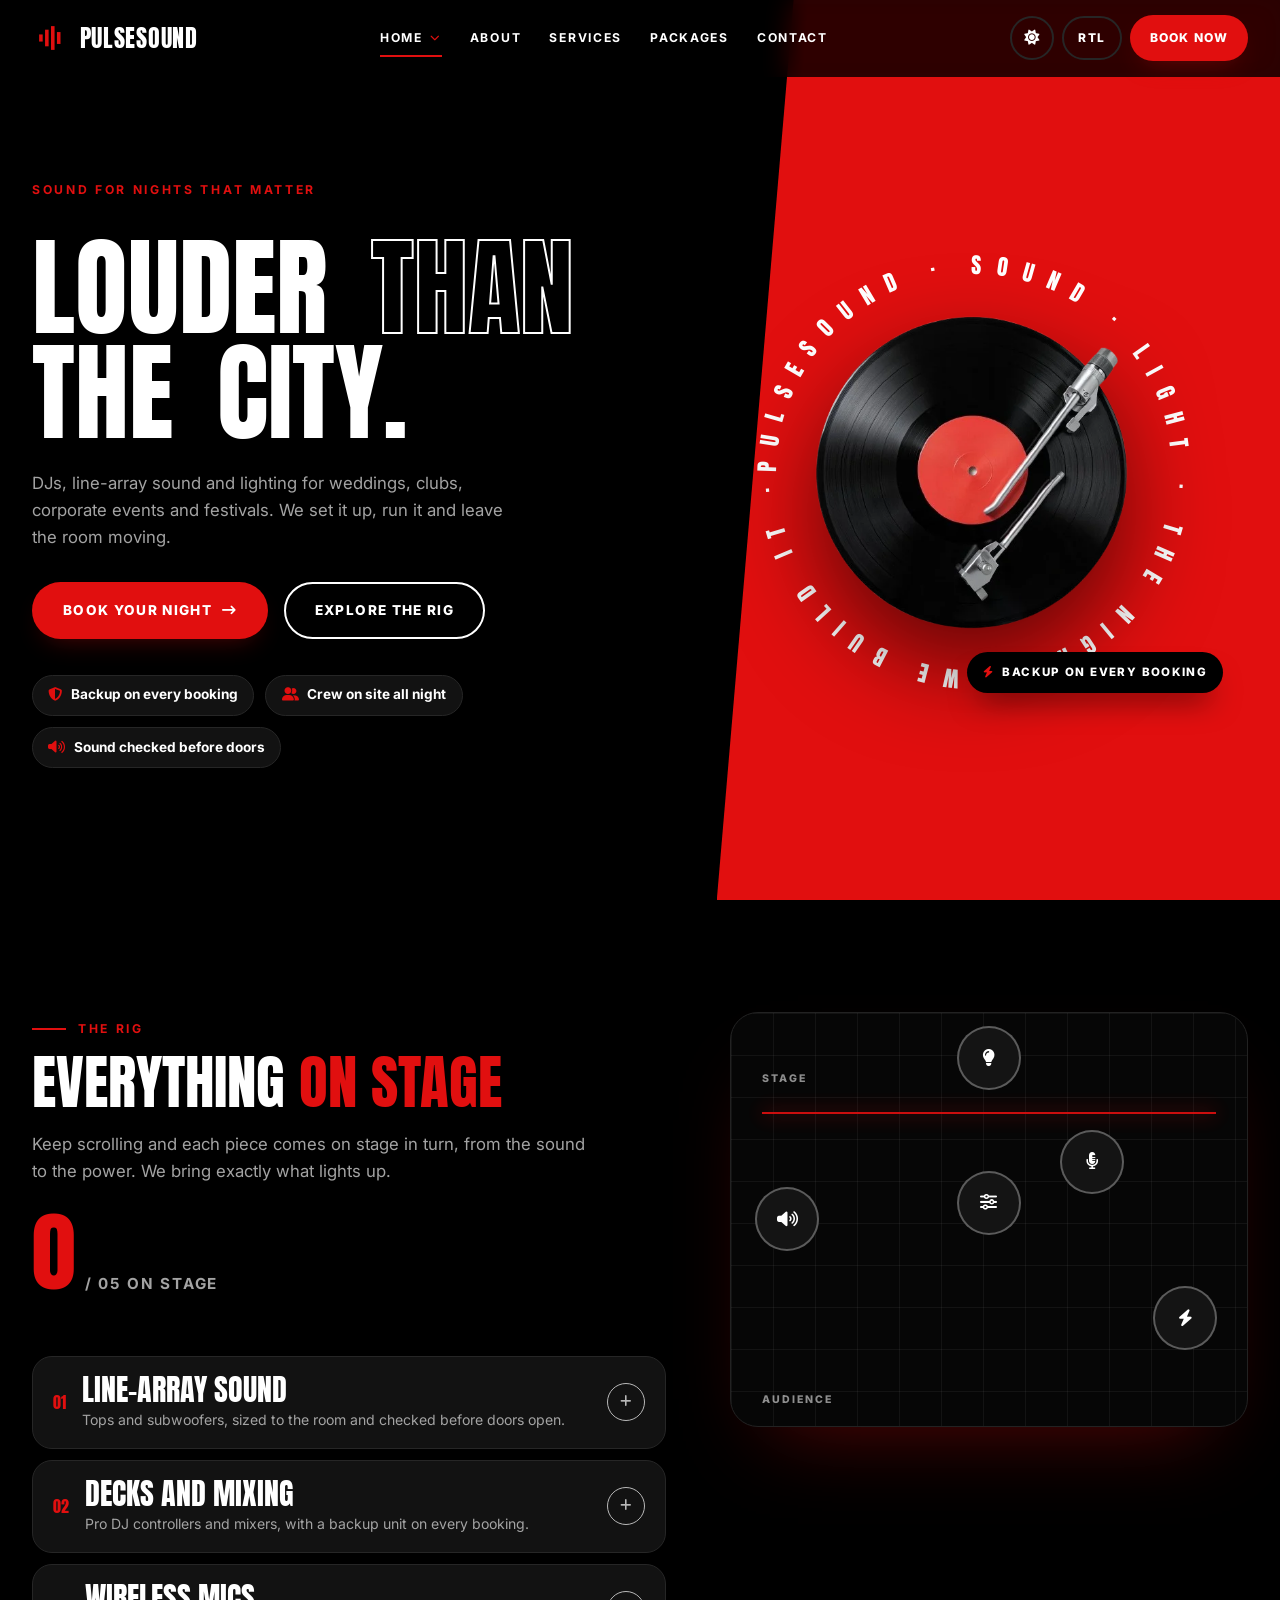
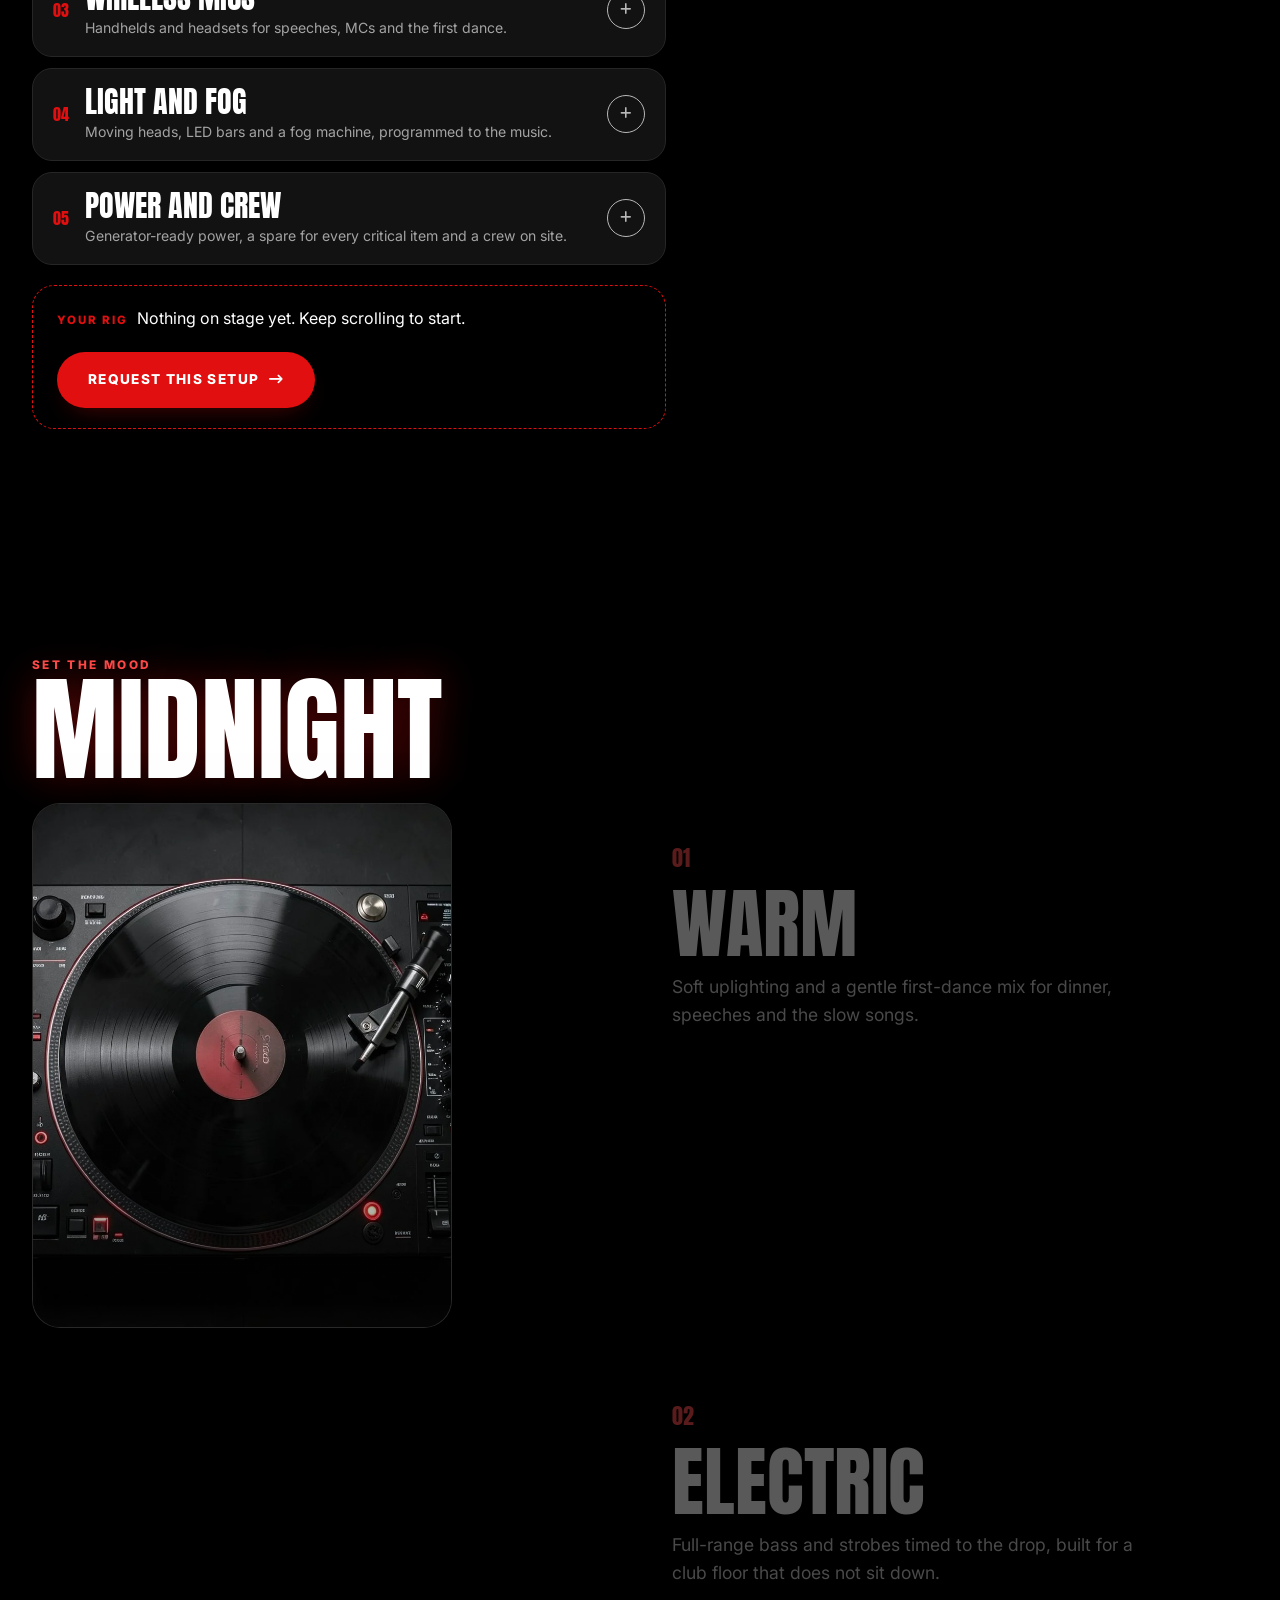
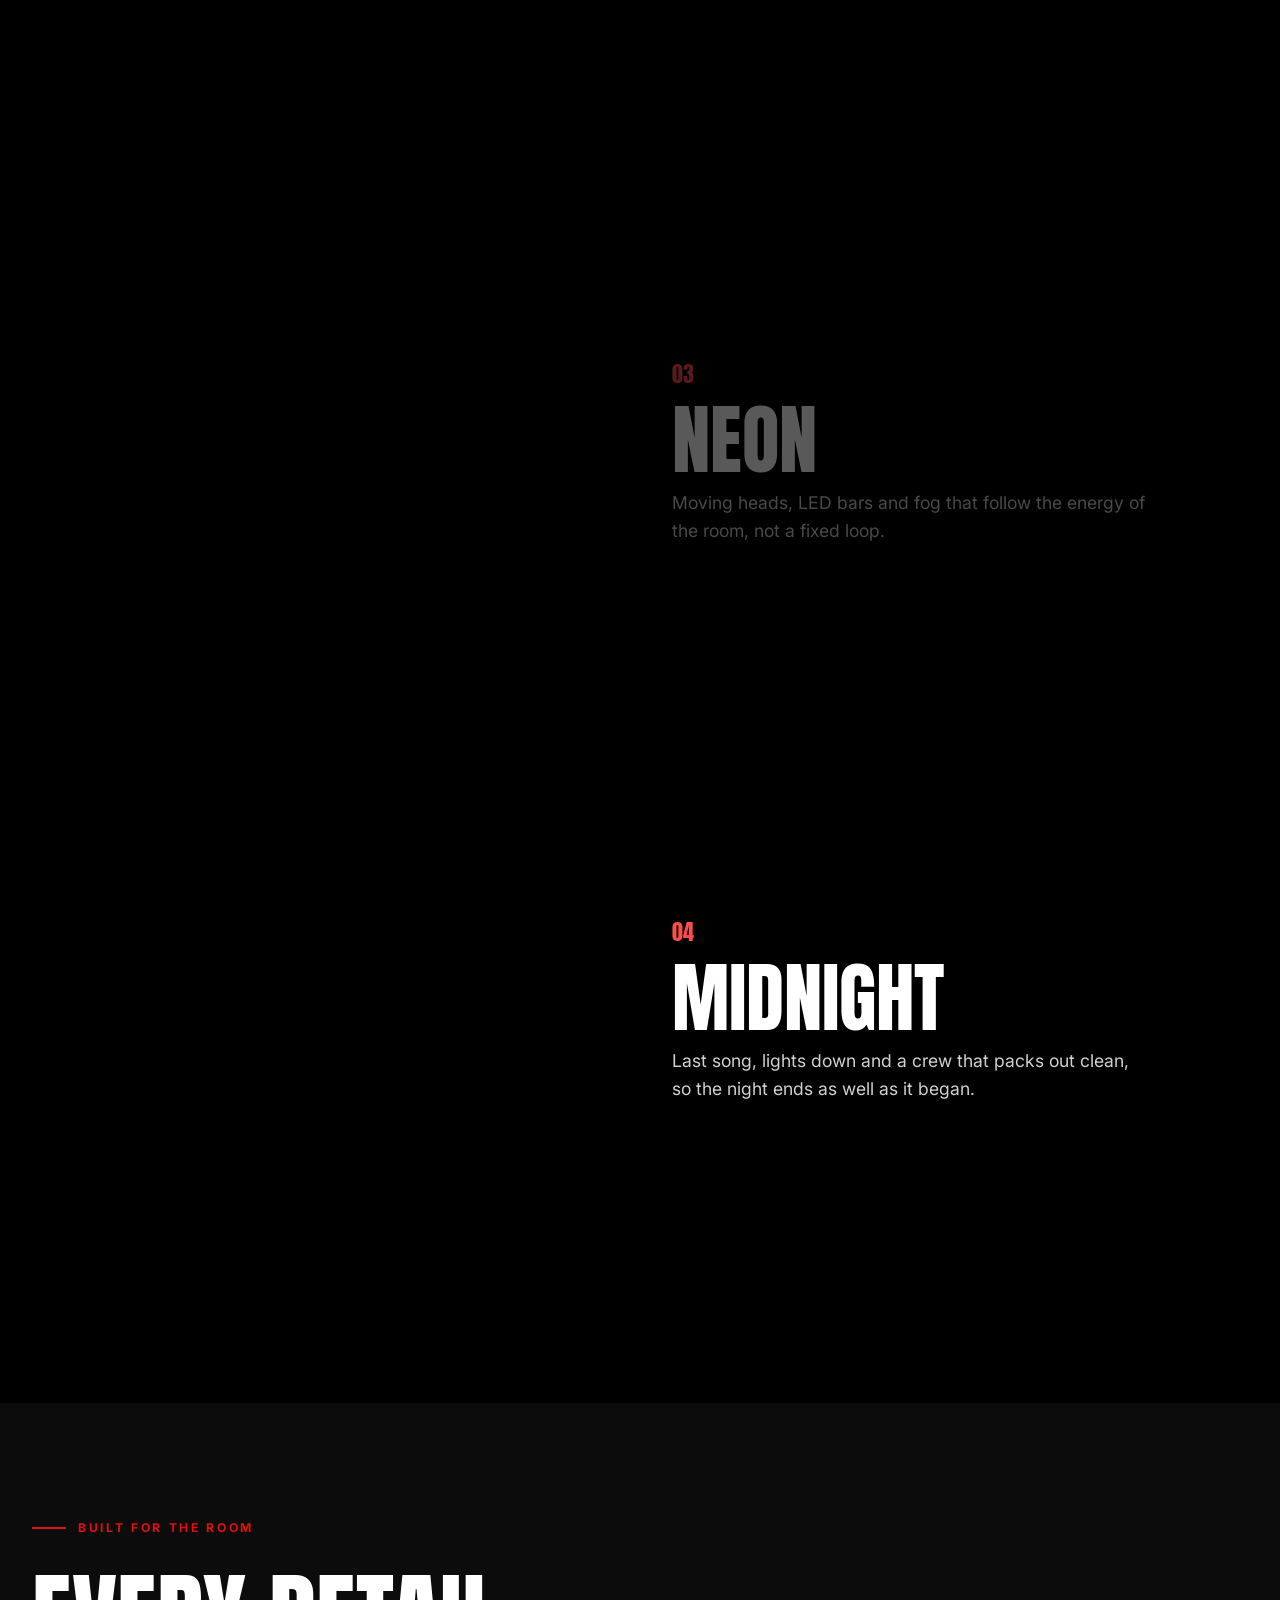
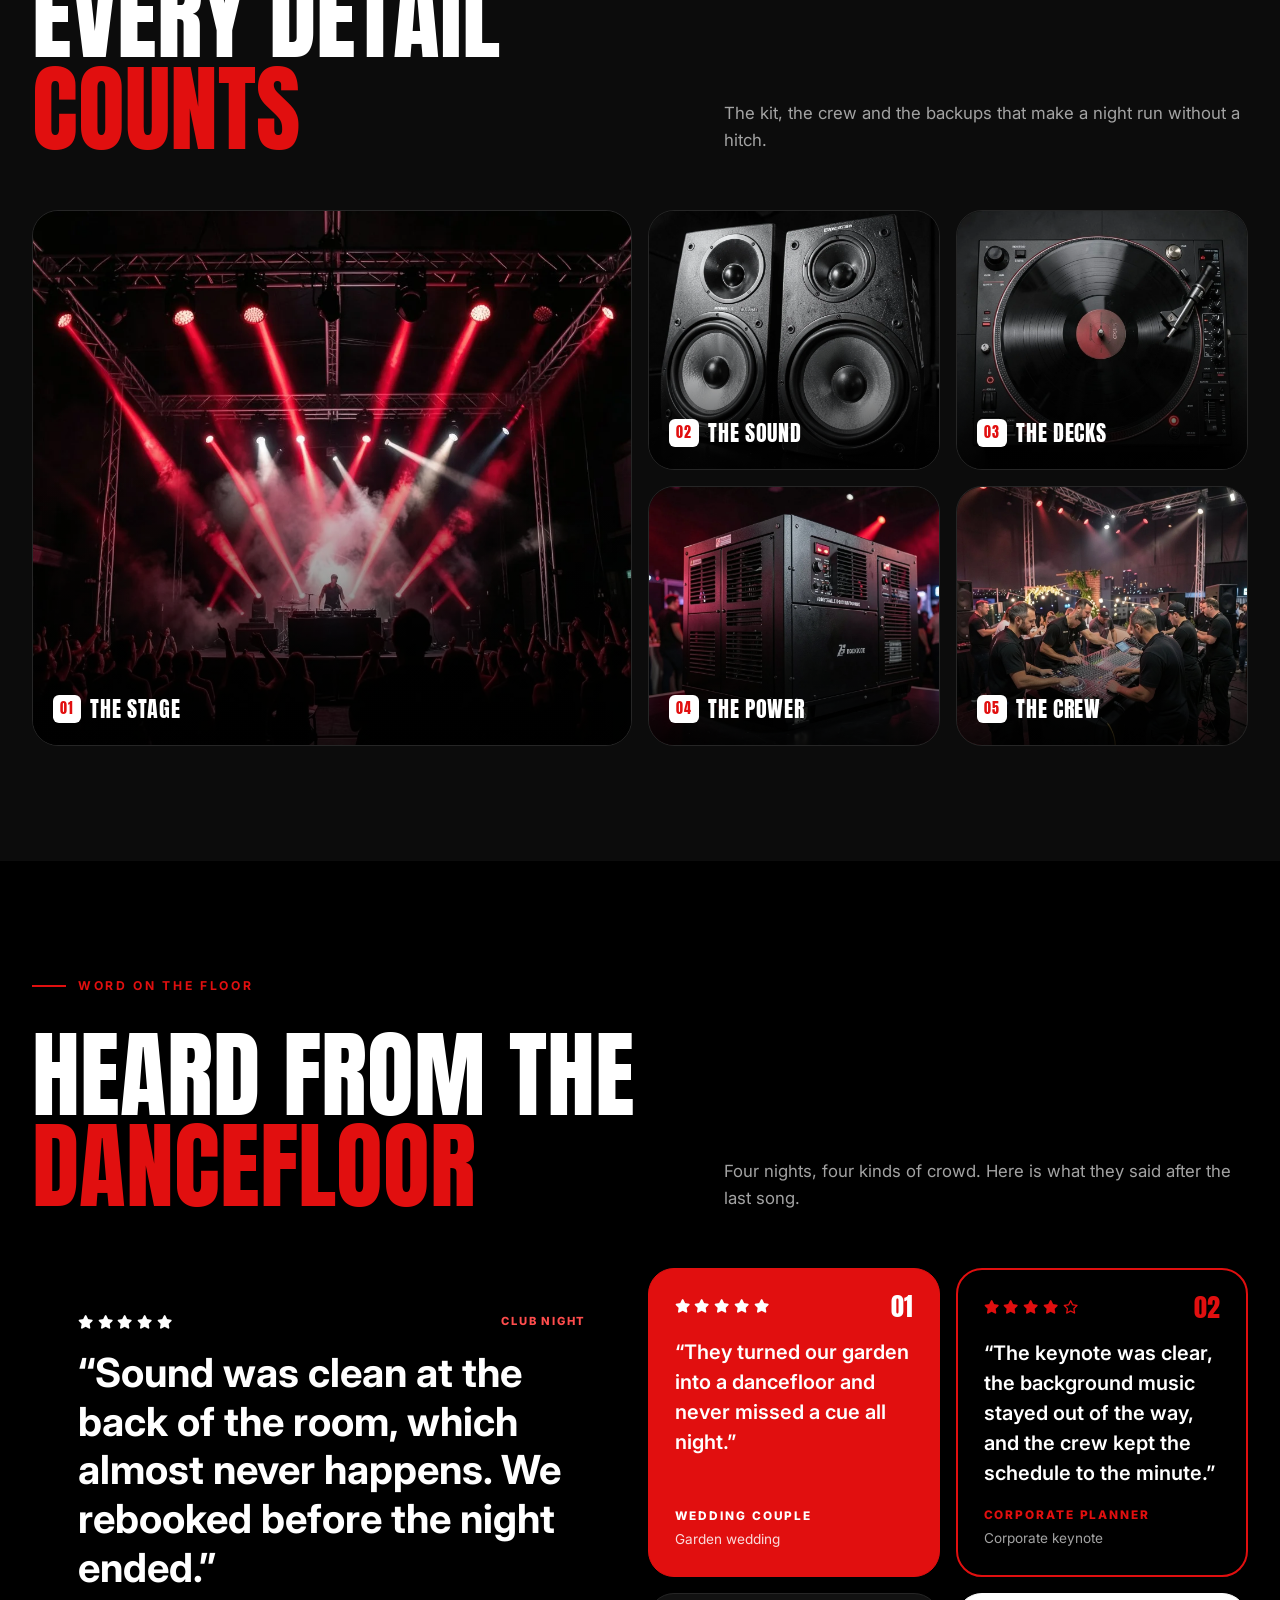
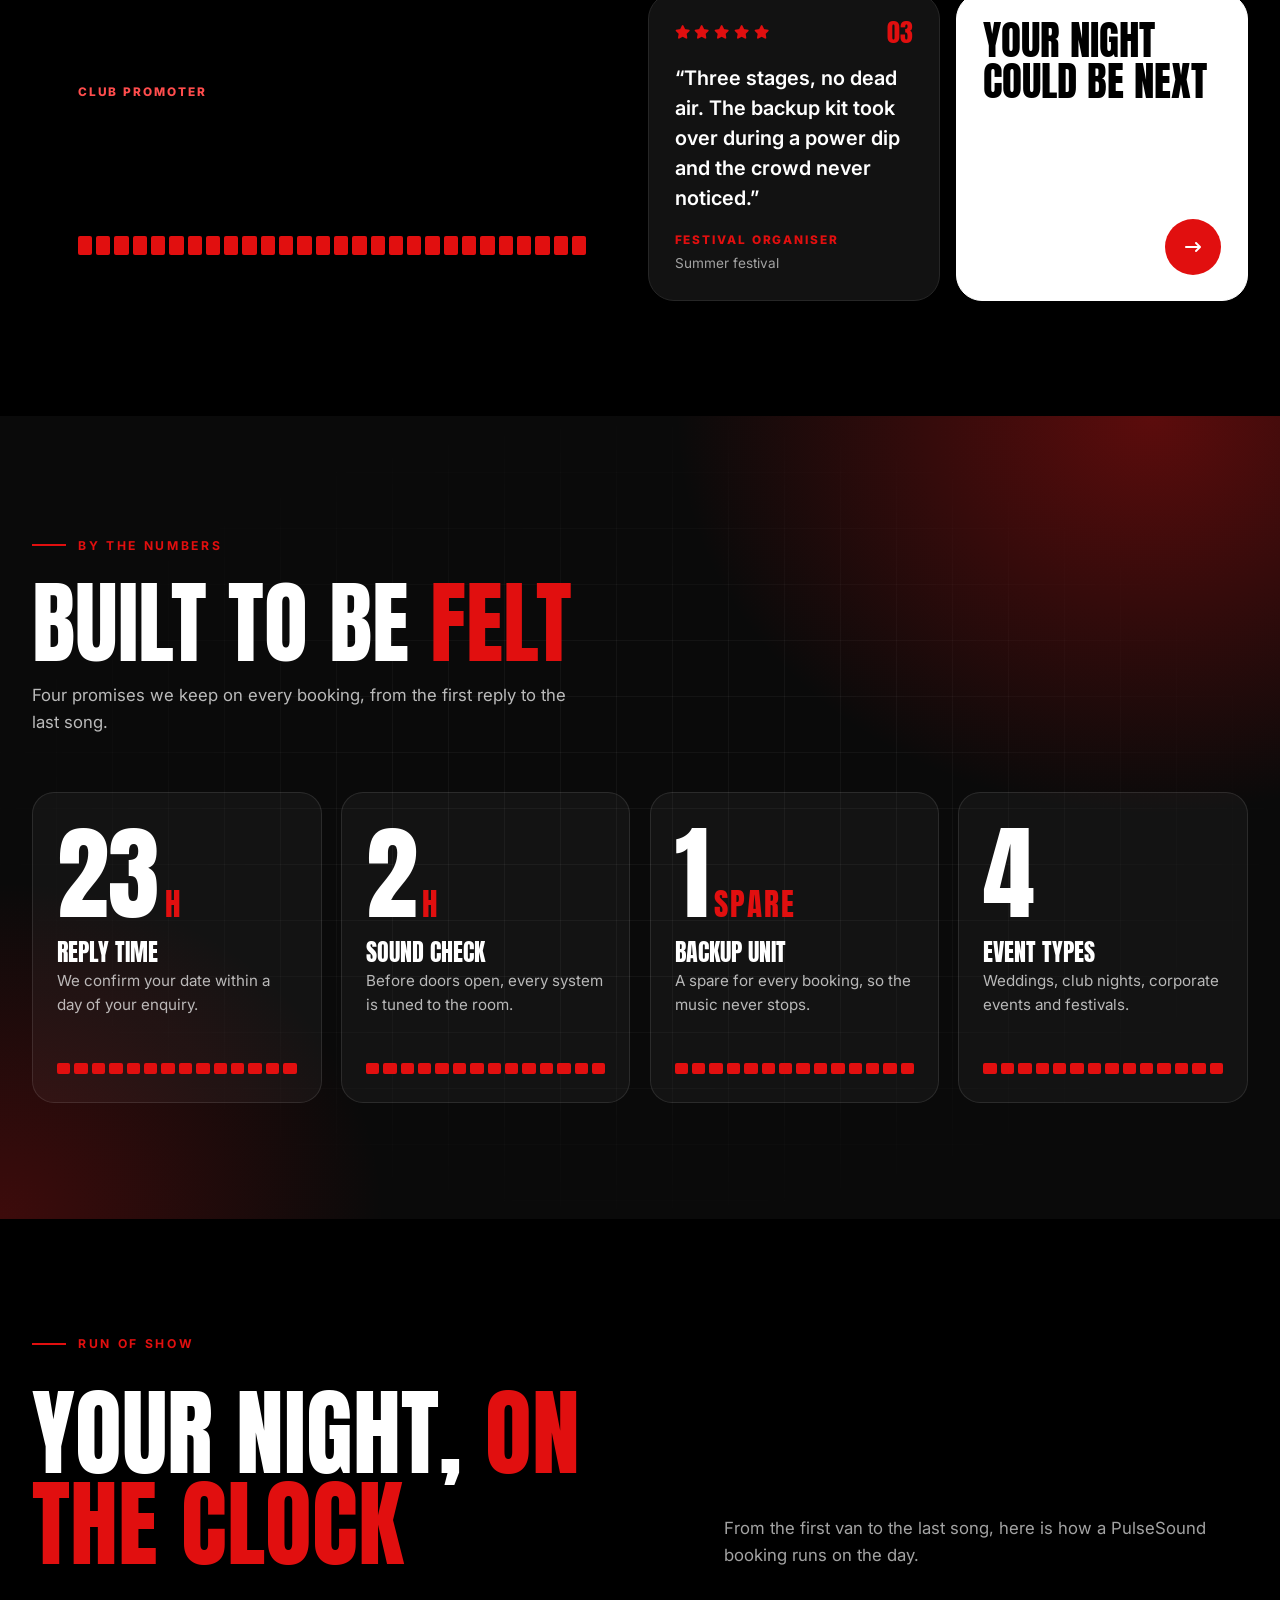
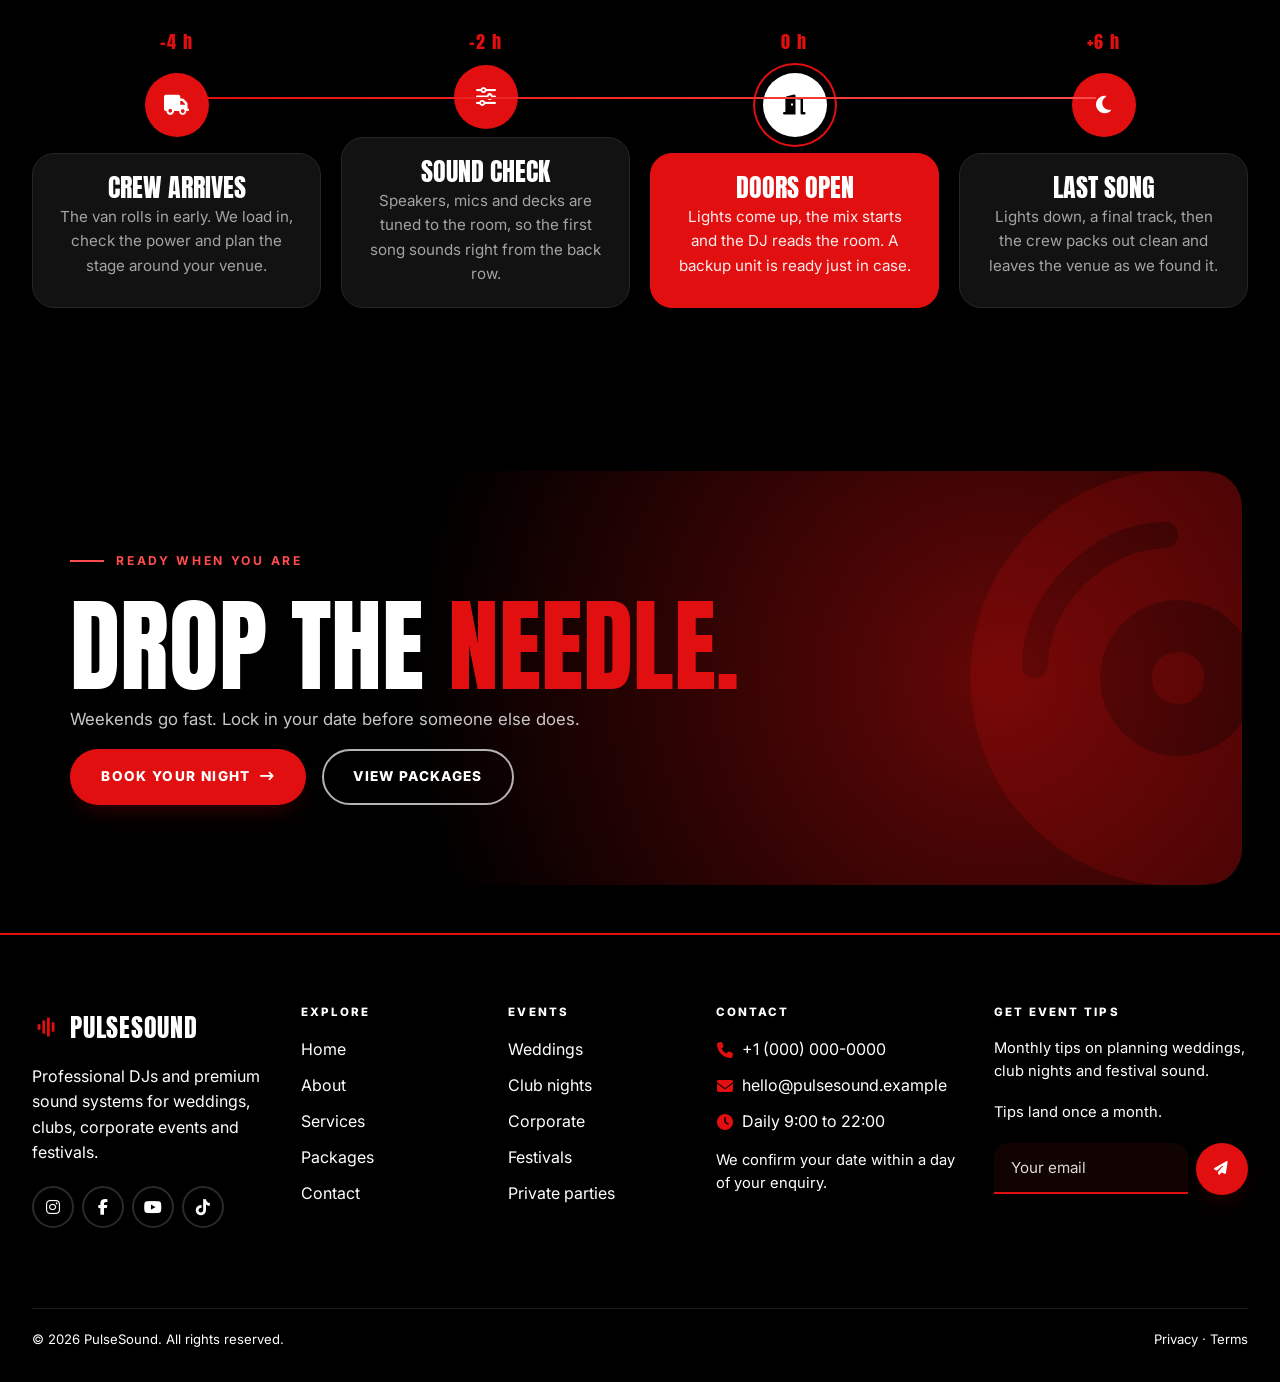
<file: pages/home-2.html>
<!DOCTYPE html>
<html lang="en" dir="ltr">

<head>
  <meta charset="UTF-8">
  <meta name="viewport" content="width=device-width, initial-scale=1.0, viewport-fit=cover">
  <title>PulseSound | Home 2, Sound for Nights That Matter</title>
  <meta name="description"
    content="Professional DJs and premium sound systems for weddings, clubs, corporate events and festivals.">
  <link rel="icon" href="../assets/images/logo.svg" type="image/svg+xml">

  <script>
    (function () {
      var t = localStorage.getItem('ps-theme');
      if (t) document.documentElement.setAttribute('data-theme', t);
      var d = localStorage.getItem('ps-dir');
      if (d) document.documentElement.setAttribute('dir', d);
    })();
  </script>

  <link rel="preconnect" href="https://fonts.googleapis.com">
  <link rel="preconnect" href="https://fonts.gstatic.com" crossorigin>
  <link
    href="https://fonts.googleapis.com/css2?family=Anton&family=Inter:wght@400;500;600;700;800&family=Tajawal:wght@400;500;700;800&display=swap"
    rel="stylesheet">
  <link rel="stylesheet" href="https://cdnjs.cloudflare.com/ajax/libs/font-awesome/6.5.2/css/all.min.css">
  <link rel="stylesheet" href="https://unpkg.com/aos@2.3.4/dist/aos.css">

  <link rel="stylesheet" href="../assets/css/style.css">
  <link rel="stylesheet" href="../assets/css/dark-mode.css">
  <link rel="stylesheet" href="../assets/css/rtl.css">
</head>

<body>
  <a href="#main" class="sr-only skip-link">Skip to content</a>

  <div id="site-header"></div>

  <main id="main">

    <!-- 1. HERO (now spinning: the record drops in, the headline rises, the ring orbits) -->
    <section class="h2-hero hz" id="top" aria-label="Introduction">
      <div class="hz-slash" aria-hidden="true"></div>
      <div class="container hz-inner">
        <div class="hz-copy">
          <span class="kicker hz-kicker">Sound for nights that matter</span>
          <h1 class="hz-title" aria-label="Louder than the city.">
            <span class="hz-word" style="--d: 0;" aria-hidden="true">Louder</span>
            <span class="hz-word hz-outline" style="--d: 1;" aria-hidden="true">than</span>
            <span class="hz-word" style="--d: 2;" aria-hidden="true">the</span>
            <span class="hz-word" style="--d: 3;" aria-hidden="true">city.</span>
          </h1>
          <p class="lead hz-lead">DJs, line-array sound and lighting for weddings, clubs, corporate events and
            festivals. We set it up, run it and leave the room moving.</p>
          <div class="h2-actions hz-actions">
            <a href="contact.html" class="btn btn-primary">Book your night <i
                class="fa-solid fa-arrow-right-long"></i></a>
            <a href="#services" class="btn btn-outline">Explore the rig</a>
          </div>
          <ul class="hz-stats">
            <li><i class="fa-solid fa-shield-halved" aria-hidden="true"></i> Backup on every booking</li>
            <li><i class="fa-solid fa-user-group" aria-hidden="true"></i> Crew on site all night</li>
            <li><i class="fa-solid fa-volume-high" aria-hidden="true"></i> Sound checked before doors</li>
          </ul>
        </div>

        <div class="hz-stage" data-aos="zoom-in" data-aos-delay="120">
          <span class="hz-ring" style="--i: 0;" aria-hidden="true"></span>
          <span class="hz-ring" style="--i: 1;" aria-hidden="true"></span>
          <span class="hz-ring" style="--i: 2;" aria-hidden="true"></span>
          <svg class="hz-orbit" viewBox="0 0 400 400" aria-hidden="true" focusable="false">
            <defs>
              <path id="hzOrbit" d="M200,200 m-172,0 a172,172 0 1,1 344,0 a172,172 0 1,1 -344,0"></path>
            </defs>
            <text>
              <textPath href="#hzOrbit" textLength="1070" lengthAdjust="spacing">PULSESOUND · SOUND · LIGHT · THE NIGHT
                · WE BUILD IT · </textPath>
            </text>
          </svg>
          <div class="hz-record">
            <img src="../assets/images/vinyl-tonearm.webp" alt="Red-label vinyl record with a tonearm" width="500"
              height="500">
          </div>
          <span class="hz-chip"><i class="fa-solid fa-bolt" aria-hidden="true"></i> Backup on every booking</span>
        </div>
      </div>
    </section>

    <!-- 2. THE RIG (stage plan: each piece comes on stage as you scroll through the list) -->
    <section class="sp" id="services" aria-label="The rig" style="--glow: 0;">
      <div class="container sp-grid">
        <header class="sp-head" data-aos="fade-up">
          <span class="kicker">The rig</span>
          <h2 class="section-title">Everything <span class="red">on stage</span></h2>
          <p class="lead">Keep scrolling and each piece comes on stage in turn, from the sound to the power. We bring
            exactly what lights up.</p>
          <p class="sp-count" dir="ltr" aria-live="polite"><b data-rig-count>0</b><span>/ 05 on stage</span></p>
        </header>

        <div class="sp-stage-wrap" data-aos="fade-up" data-aos-delay="80">
          <div class="sp-stage" aria-hidden="true">
            <span class="sp-label sp-label--top">Stage</span>
            <span class="sp-edge"></span>
            <span class="sp-label sp-label--bottom">Audience</span>
            <span class="sp-token" data-idx="0" data-kind="" style="--x: 11%; --y: 50%;"><i
                class="fa-solid fa-volume-high"></i></span>
            <span class="sp-token" data-idx="1" data-kind="" style="--x: 50%; --y: 46%;"><i
                class="fa-solid fa-sliders"></i></span>
            <span class="sp-token" data-idx="2" data-kind="" style="--x: 70%; --y: 36%;"><i
                class="fa-solid fa-microphone-lines"></i></span>
            <span class="sp-token" data-idx="3" data-kind="beam" style="--x: 50%; --y: 11%;"><i
                class="fa-solid fa-lightbulb"></i></span>
            <span class="sp-token" data-idx="4" data-kind="" style="--x: 88%; --y: 74%;"><i
                class="fa-solid fa-bolt"></i></span>
          </div>
        </div>

        <div class="sp-panel" data-aos="fade-up" data-aos-delay="160">
          <ol class="sp-list" data-rig-list>
            <li class="sp-row" data-idx="0"><span class="sp-no">01</span><span class="sp-text"><strong>Line-array
                  sound</strong><small>Tops and subwoofers, sized to the room and checked before doors
                  open.</small></span><span class="sp-state" aria-hidden="true"><i class="fa-solid fa-plus"></i></span>
            </li>
            <li class="sp-row" data-idx="1"><span class="sp-no">02</span><span class="sp-text"><strong>Decks and
                  mixing</strong><small>Pro DJ controllers and mixers, with a backup unit on every
                  booking.</small></span><span class="sp-state" aria-hidden="true"><i
                  class="fa-solid fa-plus"></i></span></li>
            <li class="sp-row" data-idx="2"><span class="sp-no">03</span><span class="sp-text"><strong>Wireless
                  mics</strong><small>Handhelds and headsets for speeches, MCs and the first dance.</small></span><span
                class="sp-state" aria-hidden="true"><i class="fa-solid fa-plus"></i></span></li>
            <li class="sp-row" data-idx="3"><span class="sp-no">04</span><span class="sp-text"><strong>Light and
                  fog</strong><small>Moving heads, LED bars and a fog machine, programmed to the
                  music.</small></span><span class="sp-state" aria-hidden="true"><i class="fa-solid fa-plus"></i></span>
            </li>
            <li class="sp-row" data-idx="4"><span class="sp-no">05</span><span class="sp-text"><strong>Power and
                  crew</strong><small>Generator-ready power, a spare for every critical item and a crew on
                  site.</small></span><span class="sp-state" aria-hidden="true"><i class="fa-solid fa-plus"></i></span>
            </li>
          </ol>
          <div class="sp-foot">
            <p class="sp-summary"><span class="sp-label-tag">Your rig</span><span data-rig-summary
                aria-live="polite">Nothing on stage yet. Tap a piece to start.</span></p>
            <a href="contact.html" class="btn btn-primary">Request this setup <i
                class="fa-solid fa-arrow-right-long"></i></a>
          </div>
        </div>
      </div>
    </section>

    <!-- 3. MOOD SHIFT (scroll-linked colour and type) -->
    <section class="h2-mood" data-mood-section data-mood="warm" aria-label="Moods of a night">
      <div class="container h2-mood-grid">
        <div class="h2-mood-sticky" aria-hidden="true">
          <span class="h2-mood-kicker">Set the mood</span>
          <span class="h2-mood-word" data-mood-word>Warm</span>
          <!-- PLACEHOLDER images: each one shows while its mood is active -->
          <div class="h2-mood-stage">
            <img class="h2-mood-img" data-img="warm" src="../assets/images/downloadedImage (8) (1).webp" alt=""
              width="800" height="800" loading="lazy">
            <img class="h2-mood-img" data-img="electric" src="../assets/images/shot-stage.webp" alt="" width="1024"
              height="1024" loading="lazy">
            <img class="h2-mood-img" data-img="neon" src="../assets/images/cover-neon-night.jpg" alt="" width="800"
              height="800" loading="lazy">
            <img class="h2-mood-img" data-img="midnight" src="../assets/images/shot-turntable.webp" alt="" width="1024"
              height="1024" loading="lazy">
          </div>
        </div>

        <div class="h2-mood-steps">
          <div class="h2-mood-step is-active" data-mood-step="warm" data-name="Warm">
            <span class="h2-mood-no">01</span>
            <h3>Warm</h3>
            <p>Soft uplighting and a gentle first-dance mix for dinner, speeches and the slow songs.</p>
          </div>
          <div class="h2-mood-step" data-mood-step="electric" data-name="Electric">
            <span class="h2-mood-no">02</span>
            <h3>Electric</h3>
            <p>Full-range bass and strobes timed to the drop, built for a club floor that does not sit down.</p>
          </div>
          <div class="h2-mood-step" data-mood-step="neon" data-name="Neon">
            <span class="h2-mood-no">03</span>
            <h3>Neon</h3>
            <p>Moving heads, LED bars and fog that follow the energy of the room, not a fixed loop.</p>
          </div>
          <div class="h2-mood-step" data-mood-step="midnight" data-name="Midnight">
            <span class="h2-mood-no">04</span>
            <h3>Midnight</h3>
            <p>Last song, lights down and a crew that packs out clean, so the night ends as well as it began.</p>
          </div>
        </div>
      </div>
    </section>

    <!-- 4. BENTO GALLERY -->
    <section class="h2-section h2-section-2" id="built">
      <div class="container">
        <header class="h2-head head-split" data-aos="fade-up">
          <span class="kicker">Built for the room</span>
          <h2 class="section-title">Every detail <span class="red">counts</span></h2>
          <p class="lead">The kit, the crew and the backups that make a night run without a hitch.</p>
        </header>

        <div class="h2-shots" aria-label="On site">
          <figure class="h2-shot h2-shot--stage" data-aos="fade-up">
            <img src="../assets/images/shot-stage.webp"
              alt="DJ at the decks on a stage with red moving-head lights and haze over the crowd" width="1024"
              height="1024" loading="lazy">
            <figcaption><span>01</span>The stage</figcaption>
          </figure>
          <figure class="h2-shot h2-shot--speakers" data-aos="fade-up" data-aos-delay="80">
            <img src="../assets/images/shot-speakers.webp" alt="A pair of black monitor speakers with silver cones"
              width="1024" height="1024" loading="lazy">
            <figcaption><span>02</span>The sound</figcaption>
          </figure>
          <figure class="h2-shot h2-shot--turntable" data-aos="fade-up" data-aos-delay="160">
            <img src="../assets/images/shot-turntable.webp"
              alt="Top view of a DJ turntable with a black record and a red label" width="1024" height="1024"
              loading="lazy">
            <figcaption><span>03</span>The decks</figcaption>
          </figure>
          <figure class="h2-shot h2-shot--generator" data-aos="fade-up">
            <img src="../assets/images/shot-generator.webp" alt="A black, ventilated generator unit on a stage"
              width="1024" height="1024" loading="lazy">
            <figcaption><span>04</span>The power</figcaption>
          </figure>
          <figure class="h2-shot h2-shot--crew" data-aos="fade-up" data-aos-delay="80">
            <img src="../assets/images/shot-crew.webp" alt="Crew in black shirts working a mixing desk at an event"
              width="1024" height="1024" loading="lazy">
            <figcaption><span>05</span>The crew</figcaption>
          </figure>
        </div>
      </div>
    </section>

    <!-- 5. QUOTE WALL (bento of reviews, featured quote, call to action) -->
    <section class="h2-section h2-wall" id="voices" aria-label="What clients say">
      <div class="container">
        <header class="h2-head h2-wall-head head-split" data-aos="fade-up">
          <span class="kicker">Word on the floor</span>
          <h2 class="section-title">Heard from the <span class="red">dancefloor</span></h2>
          <p class="lead">Four nights, four kinds of crowd. Here is what they said after the last song.</p>
        </header>

        <div class="h2-wall-grid">
          <figure class="h2-wall-tile h2-wall-feature" data-aos="fade-up">
            <div class="h2-wall-top">
              <span class="h2-wall-stars" role="img" aria-label="5 out of 5 stars"><i class="fa-solid fa-star"
                  aria-hidden="true"></i><i class="fa-solid fa-star" aria-hidden="true"></i><i class="fa-solid fa-star"
                  aria-hidden="true"></i><i class="fa-solid fa-star" aria-hidden="true"></i><i class="fa-solid fa-star"
                  aria-hidden="true"></i></span>
              <span class="h2-wall-tag">Club night</span>
            </div>
            <blockquote>&ldquo;Sound was clean at the back of the room, which almost never happens. We rebooked before
              the night ended.&rdquo;</blockquote>
            <figcaption><strong>Club promoter</strong></figcaption>
            <div class="h2-wall-wave" aria-hidden="true"><span style="--i:0"></span><span style="--i:1"></span><span
                style="--i:2"></span><span style="--i:3"></span><span style="--i:4"></span><span
                style="--i:5"></span><span style="--i:6"></span><span style="--i:7"></span><span
                style="--i:8"></span><span style="--i:9"></span><span style="--i:10"></span><span
                style="--i:11"></span><span style="--i:12"></span><span style="--i:13"></span><span
                style="--i:14"></span><span style="--i:15"></span><span style="--i:16"></span><span
                style="--i:17"></span><span style="--i:18"></span><span style="--i:19"></span><span
                style="--i:20"></span><span style="--i:21"></span><span style="--i:22"></span><span
                style="--i:23"></span><span style="--i:24"></span><span style="--i:25"></span><span
                style="--i:26"></span><span style="--i:27"></span></div>
          </figure>

          <figure class="h2-wall-tile h2-wall-red" data-aos="fade-up" data-aos-delay="80">
            <div class="h2-wall-top">
              <span class="h2-wall-stars" role="img" aria-label="5 out of 5 stars"><i class="fa-solid fa-star"
                  aria-hidden="true"></i><i class="fa-solid fa-star" aria-hidden="true"></i><i class="fa-solid fa-star"
                  aria-hidden="true"></i><i class="fa-solid fa-star" aria-hidden="true"></i><i class="fa-solid fa-star"
                  aria-hidden="true"></i></span>
              <span class="h2-wall-no" aria-hidden="true">01</span>
            </div>
            <blockquote>&ldquo;They turned our garden into a dancefloor and never missed a cue all night.&rdquo;
            </blockquote>
            <figcaption><strong>Wedding couple</strong><small>Garden wedding</small></figcaption>
          </figure>

          <figure class="h2-wall-tile h2-wall-outline" data-aos="fade-up" data-aos-delay="160">
            <div class="h2-wall-top">
              <span class="h2-wall-stars" role="img" aria-label="4 out of 5 stars"><i class="fa-solid fa-star"
                  aria-hidden="true"></i><i class="fa-solid fa-star" aria-hidden="true"></i><i class="fa-solid fa-star"
                  aria-hidden="true"></i><i class="fa-solid fa-star" aria-hidden="true"></i><i
                  class="fa-regular fa-star" aria-hidden="true"></i></span>
              <span class="h2-wall-no" aria-hidden="true">02</span>
            </div>
            <blockquote>&ldquo;The keynote was clear, the background music stayed out of the way, and the crew kept the
              schedule to the minute.&rdquo;</blockquote>
            <figcaption><strong>Corporate planner</strong><small>Corporate keynote</small></figcaption>
          </figure>

          <figure class="h2-wall-tile h2-wall-plain" data-aos="fade-up" data-aos-delay="240">
            <div class="h2-wall-top">
              <span class="h2-wall-stars" role="img" aria-label="5 out of 5 stars"><i class="fa-solid fa-star"
                  aria-hidden="true"></i><i class="fa-solid fa-star" aria-hidden="true"></i><i class="fa-solid fa-star"
                  aria-hidden="true"></i><i class="fa-solid fa-star" aria-hidden="true"></i><i class="fa-solid fa-star"
                  aria-hidden="true"></i></span>
              <span class="h2-wall-no" aria-hidden="true">03</span>
            </div>
            <blockquote>&ldquo;Three stages, no dead air. The backup kit took over during a power dip and the crowd
              never noticed.&rdquo;</blockquote>
            <figcaption><strong>Festival organiser</strong><small>Summer festival</small></figcaption>
          </figure>

          <a class="h2-wall-tile h2-wall-cta" href="contact.html" data-aos="fade-up" data-aos-delay="320">
            <span class="h2-wall-cta-text">Your night could be next</span>
            <span class="h2-wall-cta-go" aria-hidden="true"><i class="fa-solid fa-arrow-right-long"></i></span>
          </a>
        </div>
      </div>
    </section>

    <!-- 6. BY THE NUMBERS (ribbon, count-up stats, live equaliser) -->
    <section class="h2-pulse" id="pulse" aria-label="PulseSound by the numbers">


      <div class="container">
        <header class="h2-pulse-head" data-aos="fade-up">
          <span class="kicker">By the numbers</span>
          <h2 class="h2-pulse-title">Built to be <span class="red">felt</span></h2>
          <p class="lead">Four promises we keep on every booking, from the first reply to the last song.</p>
        </header>

        <div class="h2-pulse-grid">
          <article class="h2-stat" data-aos="zoom-in" data-aos-delay="0">
            <span class="h2-stat-num" dir="ltr"><span data-count="24">24</span><small>h</small></span>
            <h3>Reply time</h3>
            <p>We confirm your date within a day of your enquiry.</p>
            <div class="h2-eq" aria-hidden="true"><i style="--i:0"></i><i style="--i:1"></i><i style="--i:2"></i><i
                style="--i:3"></i><i style="--i:4"></i><i style="--i:5"></i><i style="--i:6"></i><i style="--i:7"></i><i
                style="--i:8"></i><i style="--i:9"></i><i style="--i:10"></i><i style="--i:11"></i><i
                style="--i:12"></i><i style="--i:13"></i></div>
          </article>
          <article class="h2-stat" data-aos="zoom-in" data-aos-delay="90">
            <span class="h2-stat-num" dir="ltr"><span data-count="2">2</span><small>h</small></span>
            <h3>Sound check</h3>
            <p>Before doors open, every system is tuned to the room.</p>
            <div class="h2-eq" aria-hidden="true"><i style="--i:0"></i><i style="--i:1"></i><i style="--i:2"></i><i
                style="--i:3"></i><i style="--i:4"></i><i style="--i:5"></i><i style="--i:6"></i><i style="--i:7"></i><i
                style="--i:8"></i><i style="--i:9"></i><i style="--i:10"></i><i style="--i:11"></i><i
                style="--i:12"></i><i style="--i:13"></i></div>
          </article>
          <article class="h2-stat" data-aos="zoom-in" data-aos-delay="180">
            <span class="h2-stat-num" dir="ltr"><span data-count="1">1</span><small>spare</small></span>
            <h3>Backup unit</h3>
            <p>A spare for every booking, so the music never stops.</p>
            <div class="h2-eq" aria-hidden="true"><i style="--i:0"></i><i style="--i:1"></i><i style="--i:2"></i><i
                style="--i:3"></i><i style="--i:4"></i><i style="--i:5"></i><i style="--i:6"></i><i style="--i:7"></i><i
                style="--i:8"></i><i style="--i:9"></i><i style="--i:10"></i><i style="--i:11"></i><i
                style="--i:12"></i><i style="--i:13"></i></div>
          </article>
          <article class="h2-stat" data-aos="zoom-in" data-aos-delay="270">
            <span class="h2-stat-num" dir="ltr"><span data-count="4">4</span></span>
            <h3>Event types</h3>
            <p>Weddings, club nights, corporate events and festivals.</p>
            <div class="h2-eq" aria-hidden="true"><i style="--i:0"></i><i style="--i:1"></i><i style="--i:2"></i><i
                style="--i:3"></i><i style="--i:4"></i><i style="--i:5"></i><i style="--i:6"></i><i style="--i:7"></i><i
                style="--i:8"></i><i style="--i:9"></i><i style="--i:10"></i><i style="--i:11"></i><i
                style="--i:12"></i><i style="--i:13"></i></div>
          </article>
        </div>
      </div>
    </section>

    <!-- 7. RUN OF SHOW (a timeline on the clock: stops sit at their real times) -->
    <section class="h2-section h2-clock-sec" id="run-of-show" aria-label="Run of show">
      <div class="container">
        <header class="h2-head head-split" data-aos="fade-up">
          <span class="kicker">Run of show</span>
          <h2 class="section-title">Your night, <span class="red">on the clock</span></h2>
          <p class="lead">From the first van to the last song, here is how a PulseSound booking runs on the day.</p>
        </header>

        <ol class="h2-clock" data-clock>
          <li class="h2-clock-step" style="--i:0">
            <span class="h2-clock-time" dir="ltr">-4 h</span>
            <span class="h2-clock-node" aria-hidden="true"><i class="fa-solid fa-truck"></i></span>
            <div class="h2-clock-card">
              <h3>Crew arrives</h3>
              <p>The van rolls in early. We load in, check the power and plan the stage around your venue.</p>
            </div>
          </li>
          <li class="h2-clock-step" style="--i:1">
            <span class="h2-clock-time" dir="ltr">-2 h</span>
            <span class="h2-clock-node" aria-hidden="true"><i class="fa-solid fa-sliders"></i></span>
            <div class="h2-clock-card">
              <h3>Sound check</h3>
              <p>Speakers, mics and decks are tuned to the room, so the first song sounds right from the back row.</p>
            </div>
          </li>
          <li class="h2-clock-step is-zero" style="--i:2">
            <span class="h2-clock-time" dir="ltr">0 h</span>
            <span class="h2-clock-node" aria-hidden="true"><i class="fa-solid fa-door-open"></i></span>
            <div class="h2-clock-card">
              <h3>Doors open</h3>
              <p>Lights come up, the mix starts and the DJ reads the room. A backup unit is ready just in case.</p>
            </div>
          </li>
          <li class="h2-clock-step" style="--i:3">
            <span class="h2-clock-time" dir="ltr">+6 h</span>
            <span class="h2-clock-node" aria-hidden="true"><i class="fa-solid fa-moon"></i></span>
            <div class="h2-clock-card">
              <h3>Last song</h3>
              <p>Lights down, a final track, then the crew packs out clean and leaves the venue as we found it.</p>
            </div>
          </li>
        </ol>
      </div>
    </section>

    <!-- 8. FINAL CTA -->
    <section class="h2-final" id="book">
      <i class="fa-solid fa-compact-disc h2-final-disc" aria-hidden="true"></i>
      <div class="container h2-final-inner" data-aos="zoom-in">
        <span class="kicker">Ready when you are</span>
        <h2 class="h2-final-title">Drop the <span>needle.</span></h2>
        <p class="lead">Weekends go fast. Lock in your date before someone else does.</p>
        <div class="h2-actions">
          <a href="contact.html" class="btn btn-primary">Book your night <i
              class="fa-solid fa-arrow-right-long"></i></a>
          <a href="packages.html" class="btn btn-outline">View packages</a>
        </div>
      </div>
    </section>

  </main>

  <div id="site-footer"></div>

  <script src="https://unpkg.com/aos@2.3.4/dist/aos.js"></script>
  <script src="../assets/js/main.js"></script>
</body>

</html>
</file>
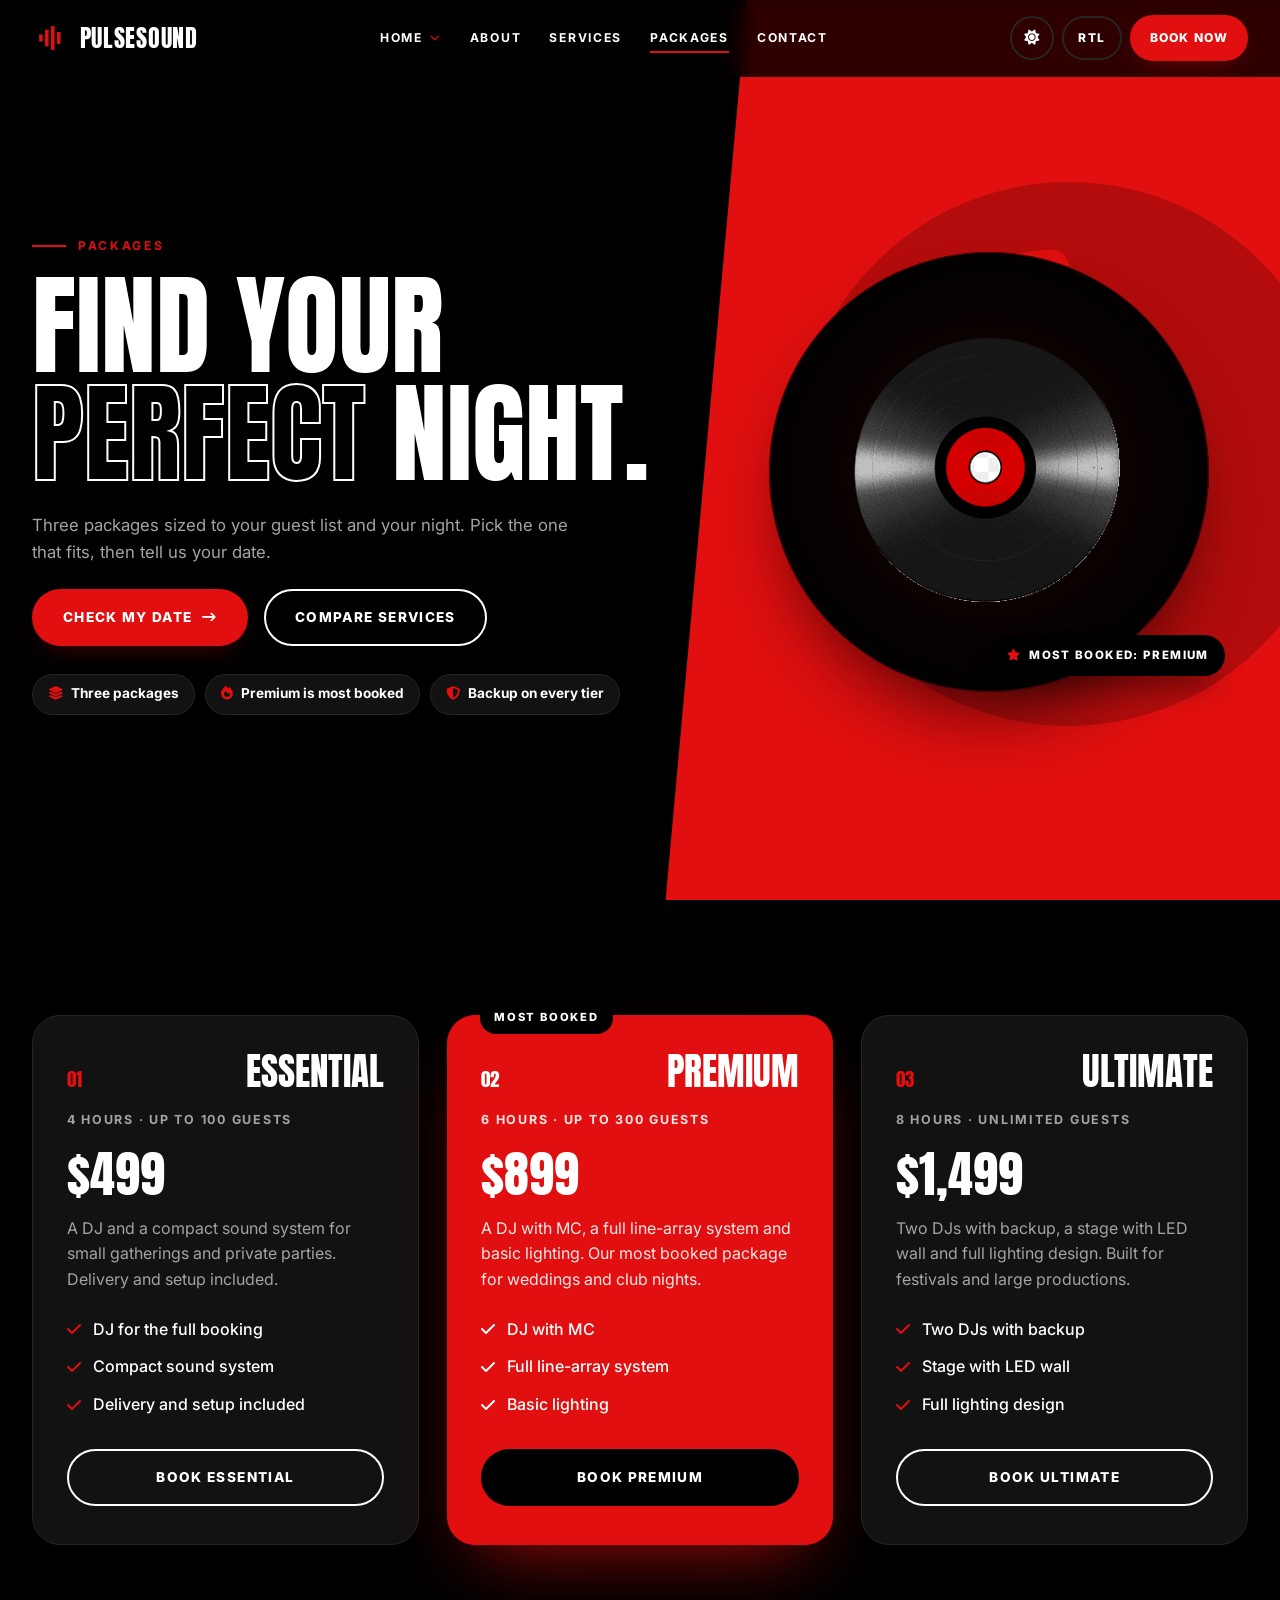
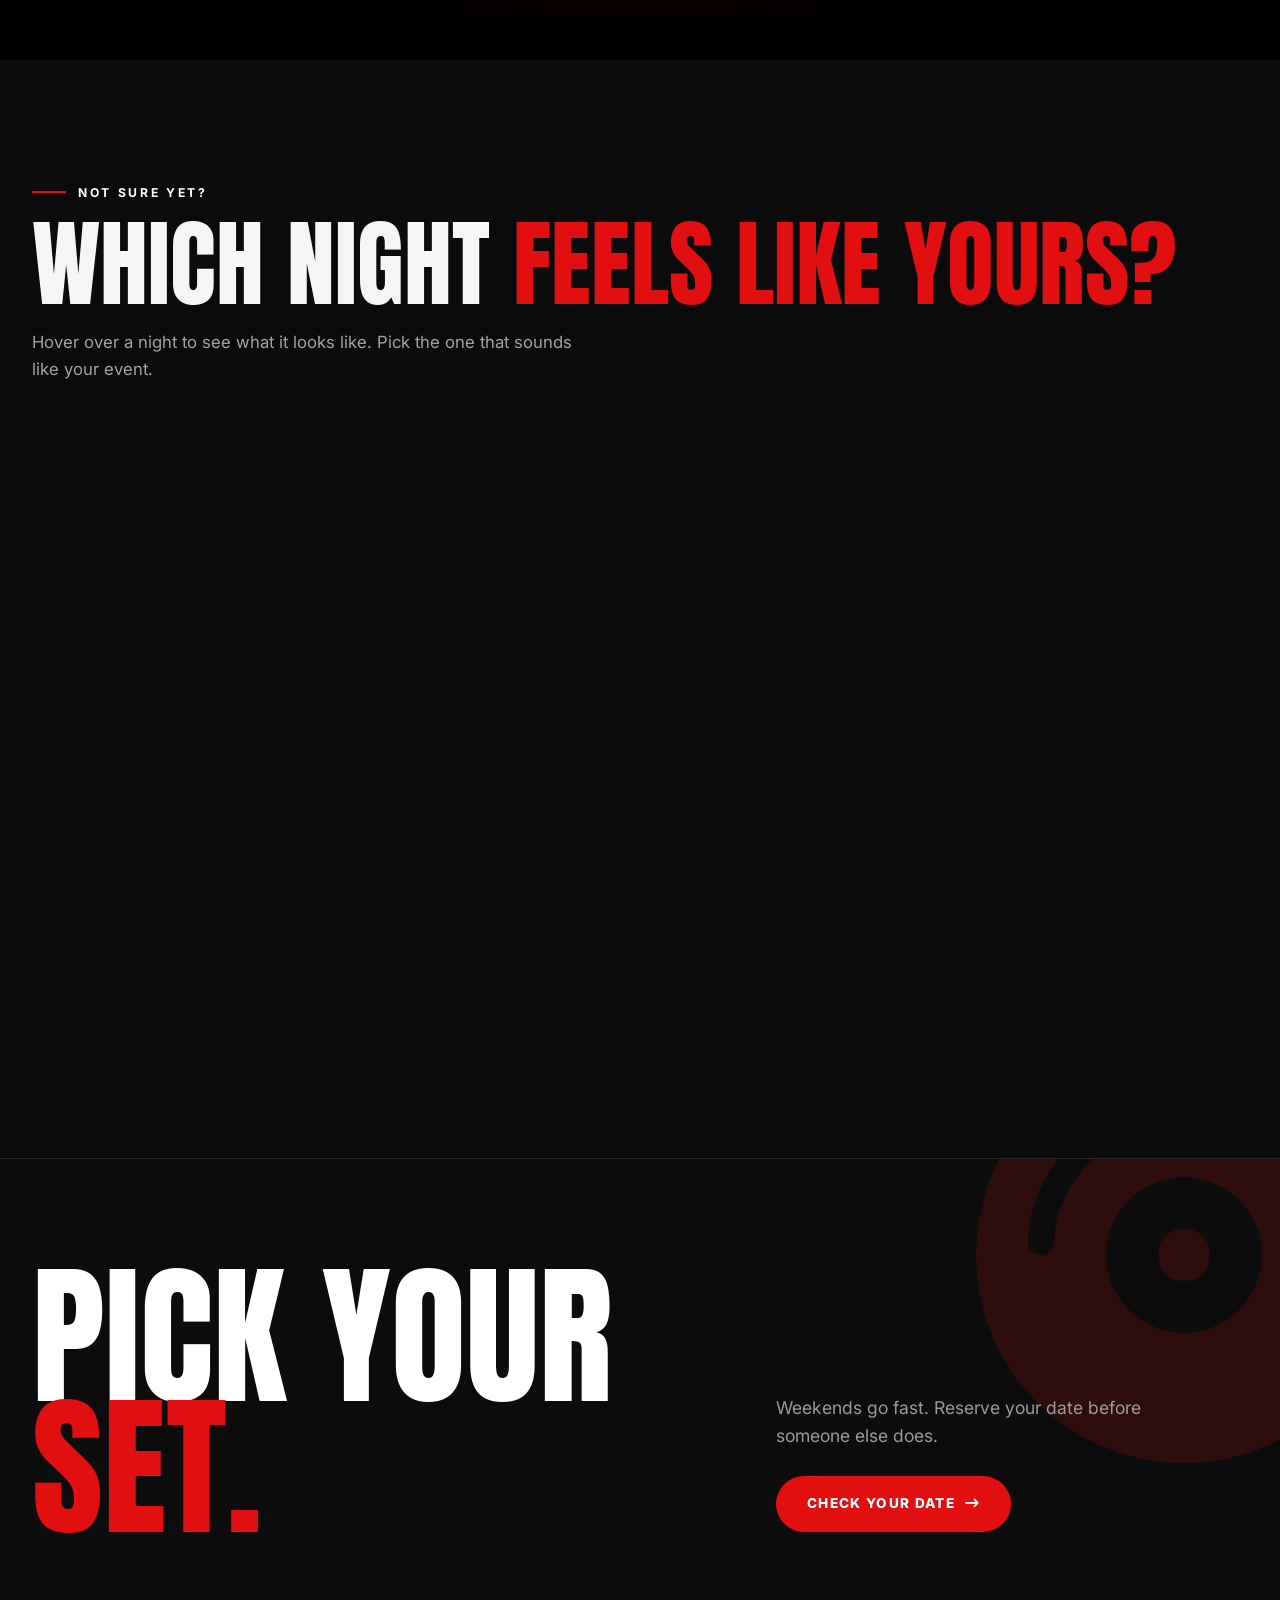
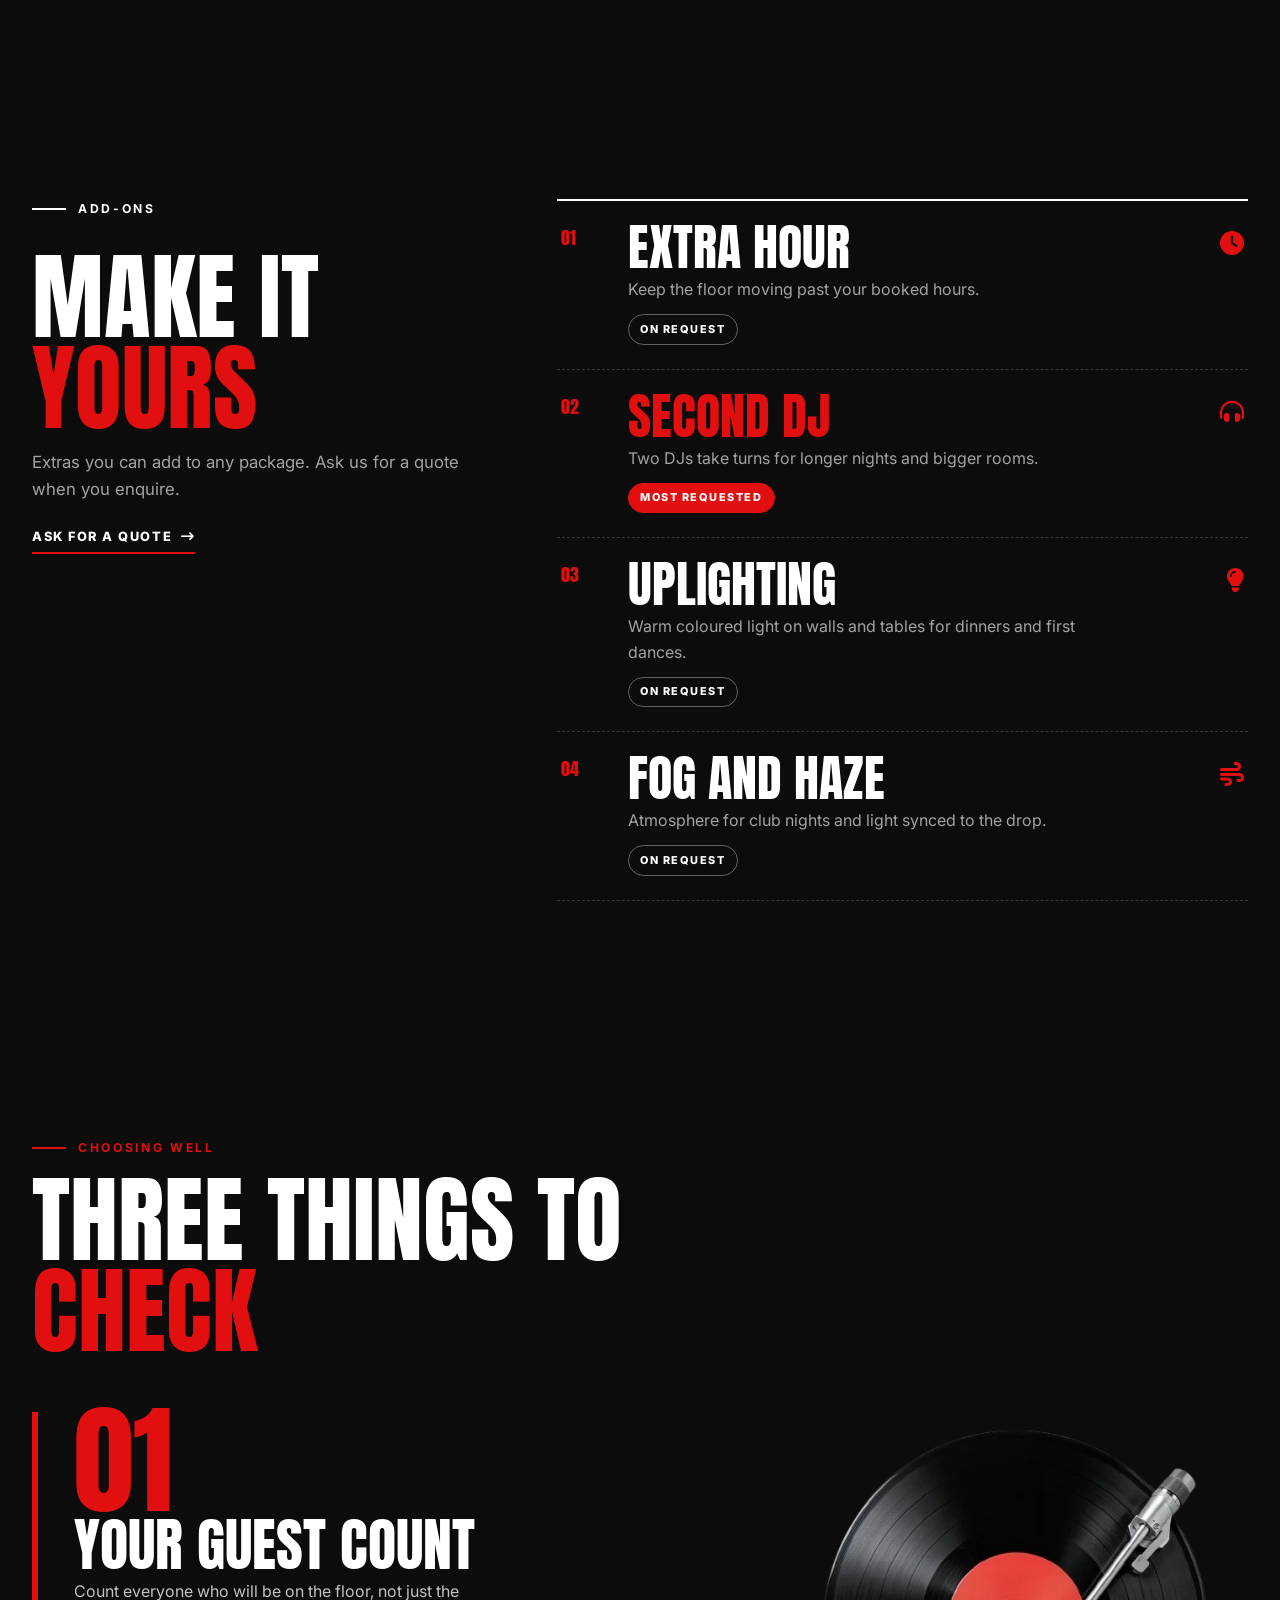
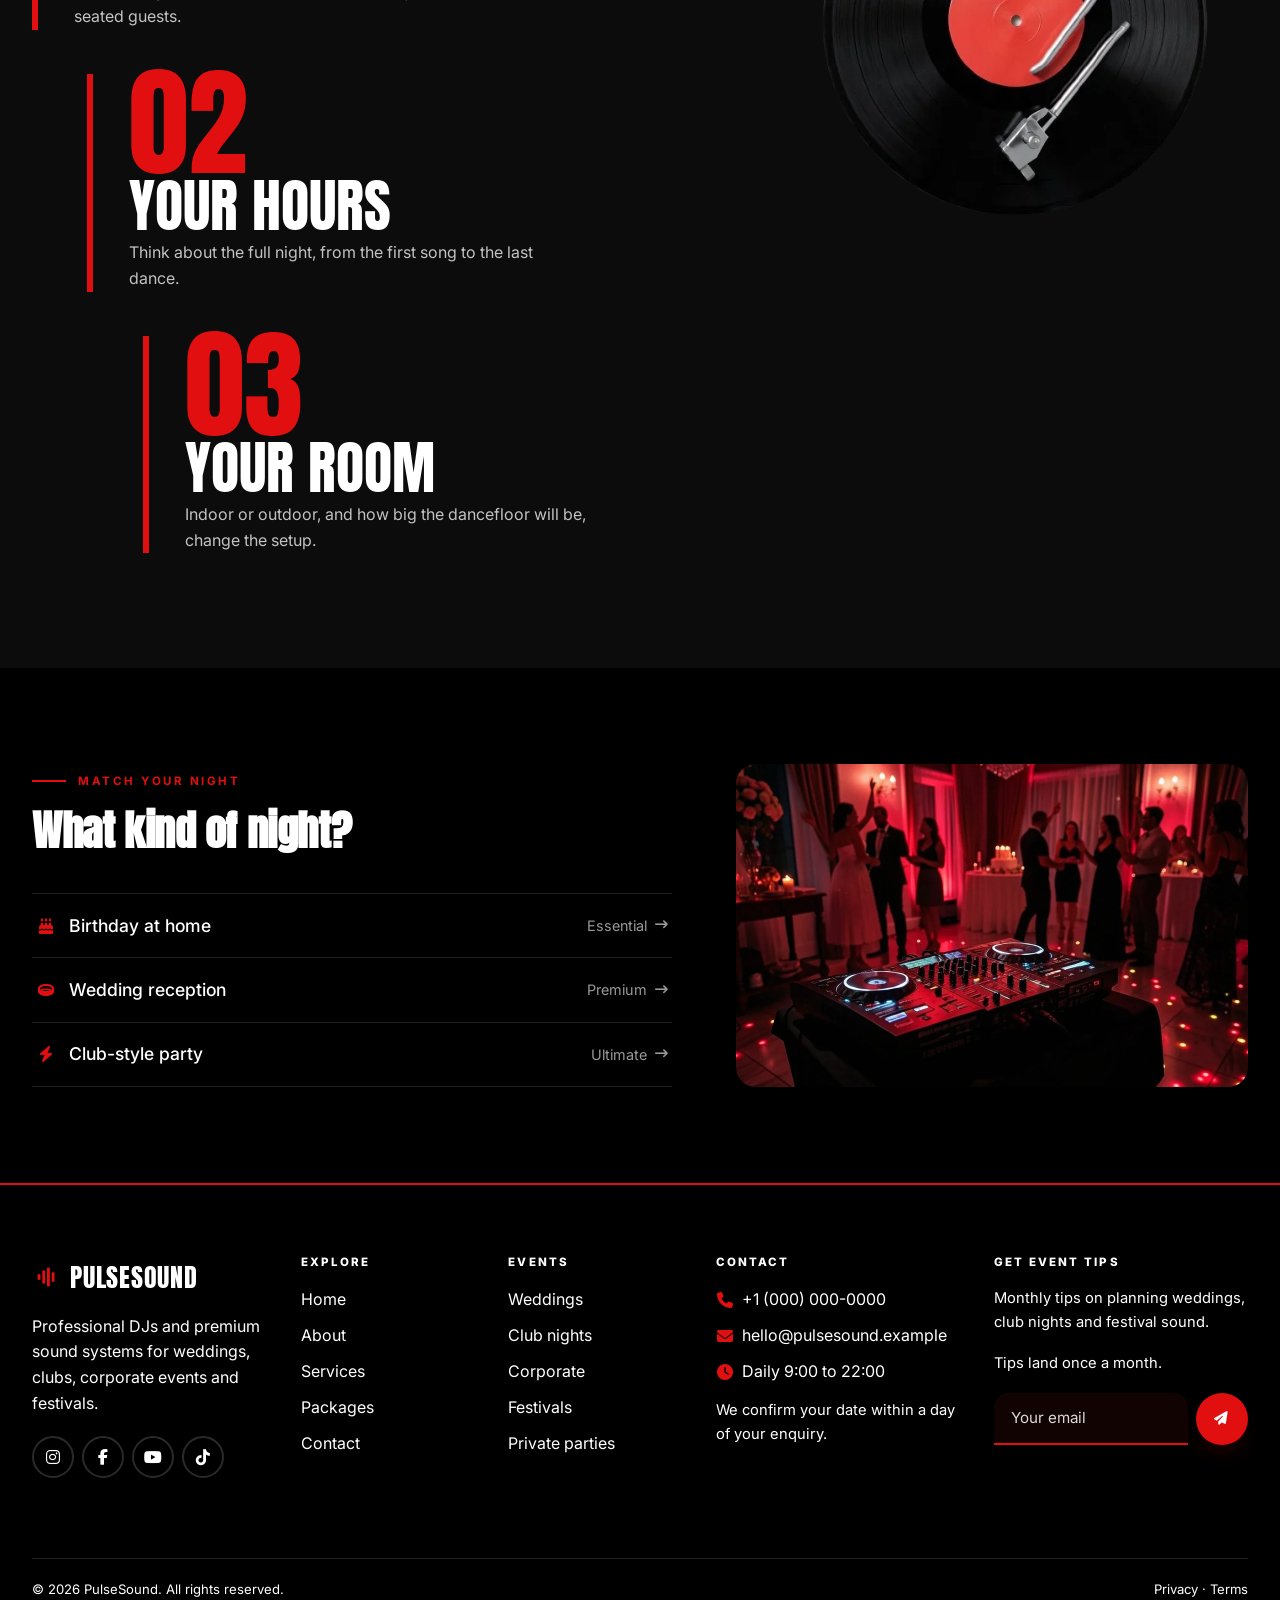
<file: pages/packages.html>
<!DOCTYPE html>
<html lang="en" dir="ltr">

<head>
  <meta charset="UTF-8">
  <meta name="viewport" content="width=device-width, initial-scale=1.0, viewport-fit=cover">
  <title>Packages | PulseSound | DJ and Sound Packages</title>
  <link rel="icon" href="../assets/images/logo.svg" type="image/svg+xml">
  <script>
    (function () {
      var t = localStorage.getItem('ps-theme'); if (t) document.documentElement.setAttribute('data-theme', t);
      var d = localStorage.getItem('ps-dir'); if (d) document.documentElement.setAttribute('dir', d);
    })();
  </script>
  <link rel="preconnect" href="https://fonts.googleapis.com">
  <link rel="preconnect" href="https://fonts.gstatic.com" crossorigin>
  <link
    href="https://fonts.googleapis.com/css2?family=Anton&family=Inter:wght@400;500;600;700;800&family=Tajawal:wght@400;500;700;800&display=swap"
    rel="stylesheet">
  <link rel="stylesheet" href="https://cdnjs.cloudflare.com/ajax/libs/font-awesome/6.5.2/css/all.min.css">
  <link rel="stylesheet" href="https://unpkg.com/aos@2.3.4/dist/aos.css">
  <link rel="stylesheet" href="../assets/css/style.css">
  <link rel="stylesheet" href="../assets/css/dark-mode.css">
  <link rel="stylesheet" href="../assets/css/rtl.css">
</head>

<body>

  <a href="#main" class="sr-only skip-link">Skip to content</a>
  <div id="site-header"></div>
  <main id="main">

    <section class="h2-hero pk-hero" aria-label="Packages introduction">
      <div class="h2-hero-slash" aria-hidden="true"></div>
      <div class="container h2-hero-inner">
        <div class="h2-hero-copy" data-aos="fade-right">
          <span class="kicker">Packages</span>
          <h1 class="h2-title">Find your <span class="h2-outline">perfect</span> night.</h1>
          <p class="lead">Three packages sized to your guest list and your night. Pick the one that fits, then tell us
            your date.</p>
          <div class="h2-actions">
            <a href="contact.html" class="btn btn-primary">Check my date <i
                class="fa-solid fa-arrow-right-long"></i></a>
            <a href="services.html" class="btn btn-outline">Compare services</a>
          </div>
          <ul class="ct-chips">
            <li><i class="fa-solid fa-layer-group" aria-hidden="true"></i> Three packages</li>
            <li><i class="fa-solid fa-fire" aria-hidden="true"></i> Premium is most booked</li>
            <li><i class="fa-solid fa-shield-halved" aria-hidden="true"></i> Backup on every tier</li>
          </ul>
        </div>
        <div class="h2-hero-visual pk-visual" data-aos="fade-left" data-aos-delay="120">
          <i class="fa-solid fa-compact-disc h2-disc" aria-hidden="true"></i>
          <div class="pk-disc-frame">
            <img src="../assets/images/vinyl-record-red-label.png" alt="" width="360" height="360">
          </div>
          <span class="h2-badge"><i class="fa-solid fa-star" aria-hidden="true"></i>Most booked: Premium</span>
        </div>
      </div>
    </section>

    <section class="section" id="pick">
      <div class="container">
        <div class="tiers">
          <article class="tier" data-aos="fade-up">
            <div class="tier-head">
              <span class="tier-idx">01</span>
              <h3>Essential</h3>
            </div>
            <p class="tier-meta">4 hours · up to 100 guests</p>
            <p class="tier-price">$499</p>
            <p class="tier-desc">A DJ and a compact sound system for small gatherings and private parties. Delivery and
              setup included.</p>
            <ul class="tier-list">
              <li><i class="fa-solid fa-check"></i> DJ for the full booking</li>
              <li><i class="fa-solid fa-check"></i> Compact sound system</li>
              <li><i class="fa-solid fa-check"></i> Delivery and setup included</li>
            </ul>
            <a href="contact.html" class="btn btn-outline btn-block">Book Essential</a>
          </article>

          <article class="tier featured" data-aos="fade-up" data-aos-delay="100">
            <span class="tier-badge">Most booked</span>
            <div class="tier-head">
              <span class="tier-idx">02</span>
              <h3>Premium</h3>
            </div>
            <p class="tier-meta">6 hours · up to 300 guests</p>
            <p class="tier-price">$899</p>
            <p class="tier-desc">A DJ with MC, a full line-array system and basic lighting. Our most booked package for
              weddings and club nights.</p>
            <ul class="tier-list">
              <li><i class="fa-solid fa-check"></i> DJ with MC</li>
              <li><i class="fa-solid fa-check"></i> Full line-array system</li>
              <li><i class="fa-solid fa-check"></i> Basic lighting</li>
            </ul>
            <a href="contact.html" class="btn btn-black btn-block">Book Premium</a>
          </article>

          <article class="tier" data-aos="fade-up" data-aos-delay="200">
            <div class="tier-head">
              <span class="tier-idx">03</span>
              <h3>Ultimate</h3>
            </div>
            <p class="tier-meta">8 hours · unlimited guests</p>
            <p class="tier-price">$1,499</p>
            <p class="tier-desc">Two DJs with backup, a stage with LED wall and full lighting design. Built for
              festivals and large productions.</p>
            <ul class="tier-list">
              <li><i class="fa-solid fa-check"></i> Two DJs with backup</li>
              <li><i class="fa-solid fa-check"></i> Stage with LED wall</li>
              <li><i class="fa-solid fa-check"></i> Full lighting design</li>
            </ul>
            <a href="contact.html" class="btn btn-outline btn-block">Book Ultimate</a>
          </article>
        </div>
      </div>
    </section>

    <section class="section ez-section" id="fit">
      <div class="container">
        <header class="ez-head" data-aos="fade-up">
          <span class="kicker">Not sure yet?</span>
          <h2 class="section-title">Which night <span class="red">feels like yours?</span></h2>
          <p class="lead">Hover over a night to see what it looks like. Pick the one that sounds like your event.</p>
        </header>
        <div class="ez-stage" data-aos="fade-up" data-aos-delay="100">
          <article class="ez-scene" tabindex="0">
            <img class="ez-photo" src="../assets/images/evp-private-parties.webp" alt="" loading="lazy" width="1216"
              height="832">
            <span class="ez-no" aria-hidden="true">01</span>
            <div class="ez-copy">
              <span class="ez-tag">Birthdays, dinners and small parties</span>
              <h3>Essential</h3>
              <p class="ez-feel">A DJ who plays your music, a sound system set up and ready, and we arrive to set
                everything up for you.</p>
              <ul class="ez-chips">
                <li>Up to 4 hours</li>
                <li>Up to 100 guests</li>
              </ul>
              <a class="ez-go" href="contact.html">Choose Essential <i class="fa-solid fa-arrow-right-long"
                  aria-hidden="true"></i></a>
            </div>
          </article>
          <article class="ez-scene" tabindex="0">
            <img class="ez-photo" src="../assets/images/evp-weddings.webp" alt="" loading="lazy" width="1216"
              height="832">
            <span class="ez-no" aria-hidden="true">02</span>
            <div class="ez-copy">
              <span class="ez-tag">Weddings, receptions and bigger celebrations</span>
              <h3>Premium</h3>
              <p class="ez-feel">A DJ with a full sound system and lights that set the mood, plus a backup ready in case
                anything goes wrong.</p>
              <ul class="ez-chips">
                <li>Up to 6 hours</li>
                <li>Up to 300 guests</li>
              </ul>
              <a class="ez-go" href="contact.html">Choose Premium <i class="fa-solid fa-arrow-right-long"
                  aria-hidden="true"></i></a>
            </div>
          </article>
          <article class="ez-scene" tabindex="0">
            <img class="ez-photo" src="../assets/images/evp-festivals.webp" alt="" loading="lazy" width="1216"
              height="832">
            <span class="ez-no" aria-hidden="true">03</span>
            <div class="ez-copy">
              <span class="ez-tag">Festivals, launches and big nights out</span>
              <h3>Ultimate</h3>
              <p class="ez-feel">Two DJs so the music never stops, a stage with lights and a big screen, and a sound
                engineer with you all night.</p>
              <ul class="ez-chips">
                <li>Up to 8 hours</li>
                <li>Unlimited guests</li>
              </ul>
              <a class="ez-go" href="contact.html">Choose Ultimate <i class="fa-solid fa-arrow-right-long"
                  aria-hidden="true"></i></a>
            </div>
          </article>
        </div>
      </div>
    </section>

    <section class="cta cta-light">
      <i class="fa-solid fa-compact-disc cta-deco" aria-hidden="true"></i>
      <div class="container cta-inner" data-aos="fade-up">
        <h2 class="cta-title">Pick your <span>set.</span></h2>
        <div class="cta-side">
          <p>Weekends go fast. Reserve your date before someone else does.</p>
          <a href="contact.html" class="btn btn-black">Check your date <i class="fa-solid fa-arrow-right-long"></i></a>
        </div>
      </div>
    </section>


    <!-- A. INCLUDED IN EVERY PACKAGE -->
    <!-- B. ADD-ONS -->
    <section class="section ad-tint" id="addons">
      <div class="container ad-wrap">
        <header class="ad-intro" data-aos="fade-right">
          <span class="kicker">Add-ons</span>
          <h2 class="section-title">Make it <span class="red">yours</span></h2>
          <p class="lead">Extras you can add to any package. Ask us for a quote when you enquire.</p>
          <a href="contact.html" class="ad-link">Ask for a quote <i class="fa-solid fa-arrow-right-long"
              aria-hidden="true"></i></a>
        </header>
        <ul class="ad-menu">
          <li class="ad-row" data-aos="fade-left" data-aos-delay="0">
            <span class="ad-no">01</span>
            <div class="ad-main">
              <h3 class="ad-name">Extra hour</h3>
              <p>Keep the floor moving past your booked hours.</p>
              <span class="ad-tag">On request</span>
            </div>
            <i class="fa-solid fa-clock ad-ico" aria-hidden="true"></i>
          </li>
          <li class="ad-row is-hot" data-aos="fade-left" data-aos-delay="80">
            <span class="ad-no">02</span>
            <div class="ad-main">
              <h3 class="ad-name">Second DJ</h3>
              <p>Two DJs take turns for longer nights and bigger rooms.</p>
              <span class="ad-tag">Most requested</span>
            </div>
            <i class="fa-solid fa-headphones-simple ad-ico" aria-hidden="true"></i>
          </li>
          <li class="ad-row" data-aos="fade-left" data-aos-delay="160">
            <span class="ad-no">03</span>
            <div class="ad-main">
              <h3 class="ad-name">Uplighting</h3>
              <p>Warm coloured light on walls and tables for dinners and first dances.</p>
              <span class="ad-tag">On request</span>
            </div>
            <i class="fa-solid fa-lightbulb ad-ico" aria-hidden="true"></i>
          </li>
          <li class="ad-row" data-aos="fade-left" data-aos-delay="240">
            <span class="ad-no">04</span>
            <div class="ad-main">
              <h3 class="ad-name">Fog and haze</h3>
              <p>Atmosphere for club nights and light synced to the drop.</p>
              <span class="ad-tag">On request</span>
            </div>
            <i class="fa-solid fa-wind ad-ico" aria-hidden="true"></i>
          </li>
        </ul>
      </div>
    </section>

    <!-- C. HOW TO CHOOSE -->
    <section class="section section-2" id="choose">
      <div class="container">
        <header class="h2-head" data-aos="fade-up">
          <span class="kicker">Choosing well</span>
          <h2 class="section-title">Three things to <span class="red">check</span></h2>
        </header>
        <div class="ch-wrap">
          <ol class="ch-stair">
            <li class="ch-step" data-aos="fade-right" data-aos-delay="0"><span class="ch-q">01</span>
              <h3>Your guest count</h3>
              <p>Count everyone who will be on the floor, not just the seated guests.</p>
            </li>
            <li class="ch-step" data-aos="fade-right" data-aos-delay="120"><span class="ch-q">02</span>
              <h3>Your hours</h3>
              <p>Think about the full night, from the first song to the last dance.</p>
            </li>
            <li class="ch-step" data-aos="fade-right" data-aos-delay="240"><span class="ch-q">03</span>
              <h3>Your room</h3>
              <p>Indoor or outdoor, and how big the dancefloor will be, change the setup.</p>
            </li>
          </ol>
          <figure class="ch-pic" data-aos="fade-left">
            <img src="../assets/images/vinyl-tonearm.webp" alt="Red-label vinyl record" width="360" height="360"
              loading="lazy">
          </figure>
        </div>
      </div>
    </section>

    <!-- D. PACKAGE FAQ -->
    <section class="pn-calm" id="pk-night">
      <div class="container">
        <div class="pn-grid">
          <div class="pn-main">
            <header class="pn-head" data-aos="fade-up">
              <span class="kicker">Match your night</span>
              <h2 class="section-title">What kind of <span class="red">night?</span></h2>
            </header>
            <ul class="pn-list">
              <li data-aos="fade-up" data-aos-delay="0"><a href="#fit" class="pn-row"><span class="pn-event"><i
                      class="fa-solid fa-cake-candles" aria-hidden="true"></i> Birthday at home</span><span
                    class="pn-arrow">Essential <i class="fa-solid fa-arrow-right-long"
                      aria-hidden="true"></i></span></a></li>
              <li data-aos="fade-up" data-aos-delay="90"><a href="#fit" class="pn-row"><span class="pn-event"><i
                      class="fa-solid fa-ring" aria-hidden="true"></i> Wedding reception</span><span
                    class="pn-arrow">Premium <i class="fa-solid fa-arrow-right-long" aria-hidden="true"></i></span></a>
              </li>
              <li data-aos="fade-up" data-aos-delay="180"><a href="#fit" class="pn-row"><span class="pn-event"><i
                      class="fa-solid fa-bolt" aria-hidden="true"></i> Club-style party</span><span
                    class="pn-arrow">Ultimate <i class="fa-solid fa-arrow-right-long" aria-hidden="true"></i></span></a>
              </li>
            </ul>
          </div>
          <figure class="pn-pic" data-aos="fade-left">
            <img src="../assets/images/pk-night-dj.webp" alt="A DJ booth in a warmly lit room with guests dancing"
              width="1024" height="1024" loading="lazy">
          </figure>
        </div>
      </div>
    </section>

  </main>

  <div id="site-footer"></div>

  <script src="https://unpkg.com/aos@2.3.4/dist/aos.js"></script>
  <script src="../assets/js/main.js"></script>
</body>

</html>
</file>
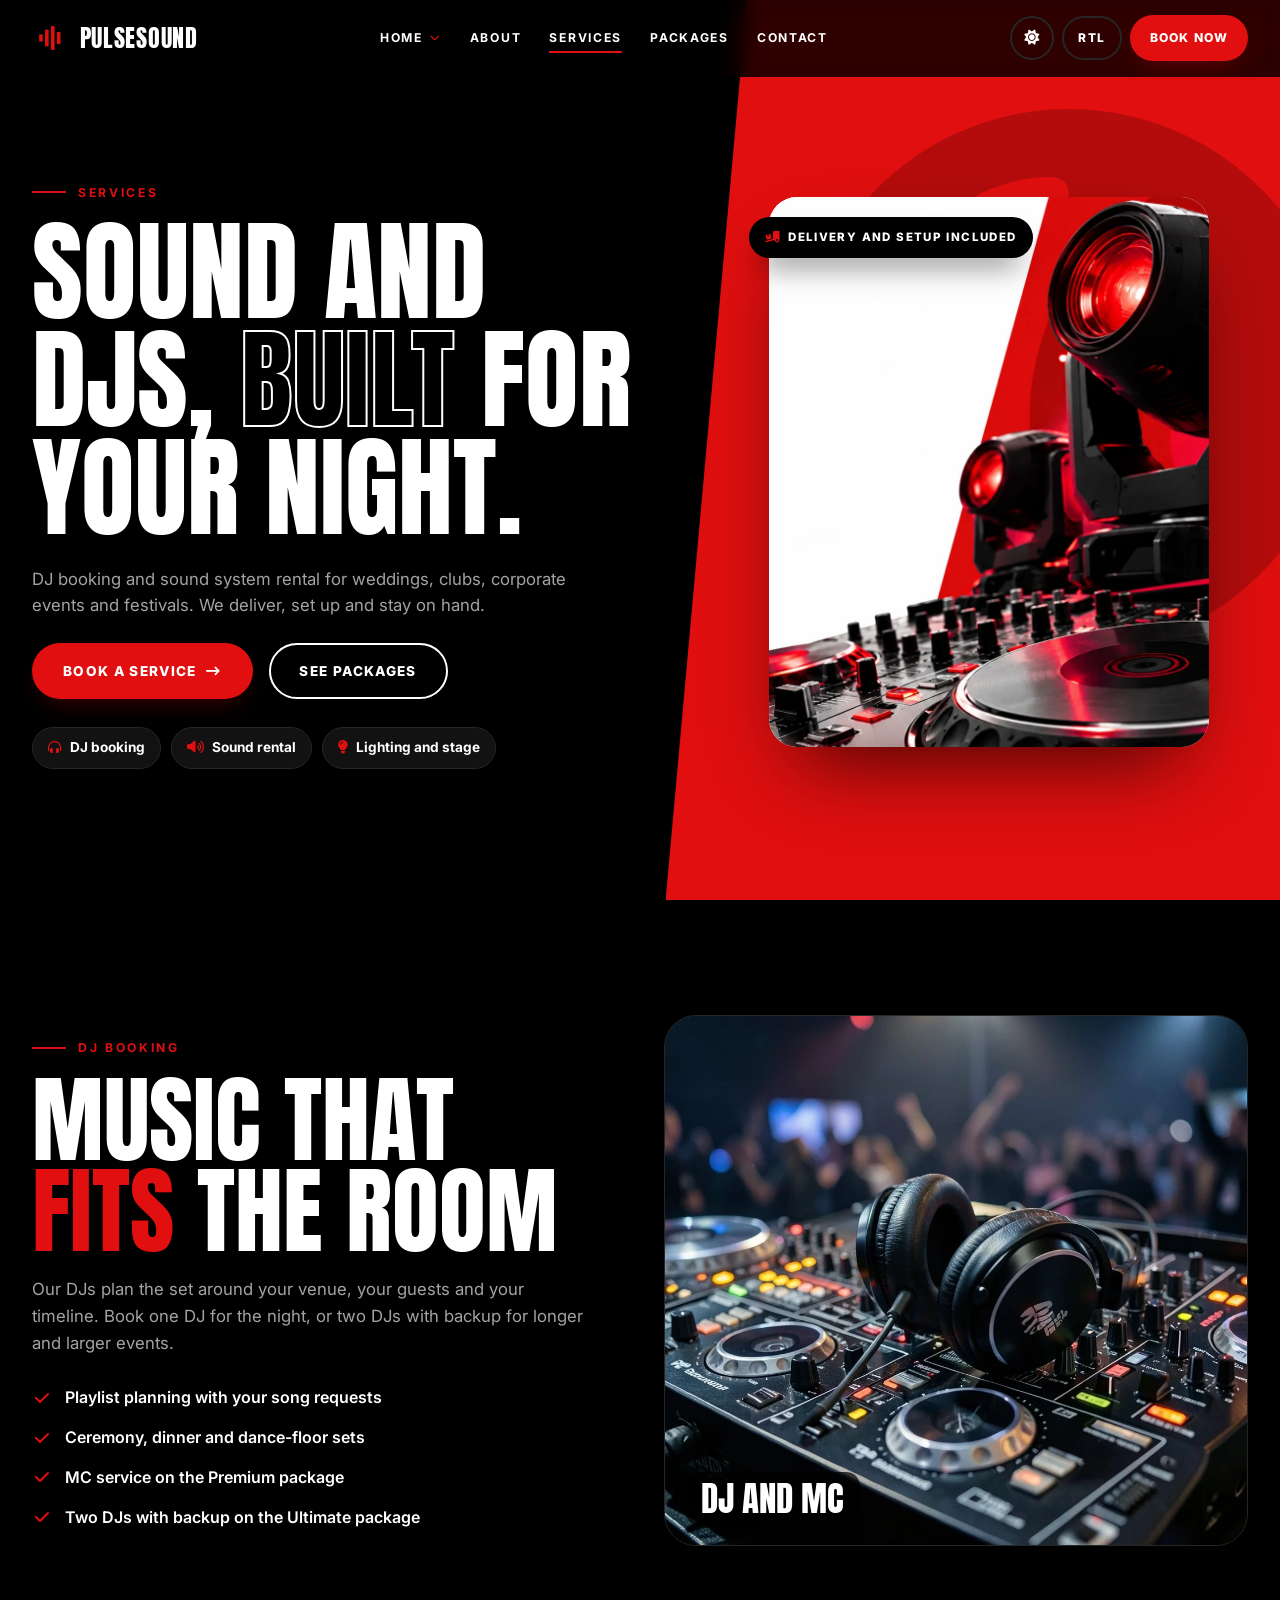
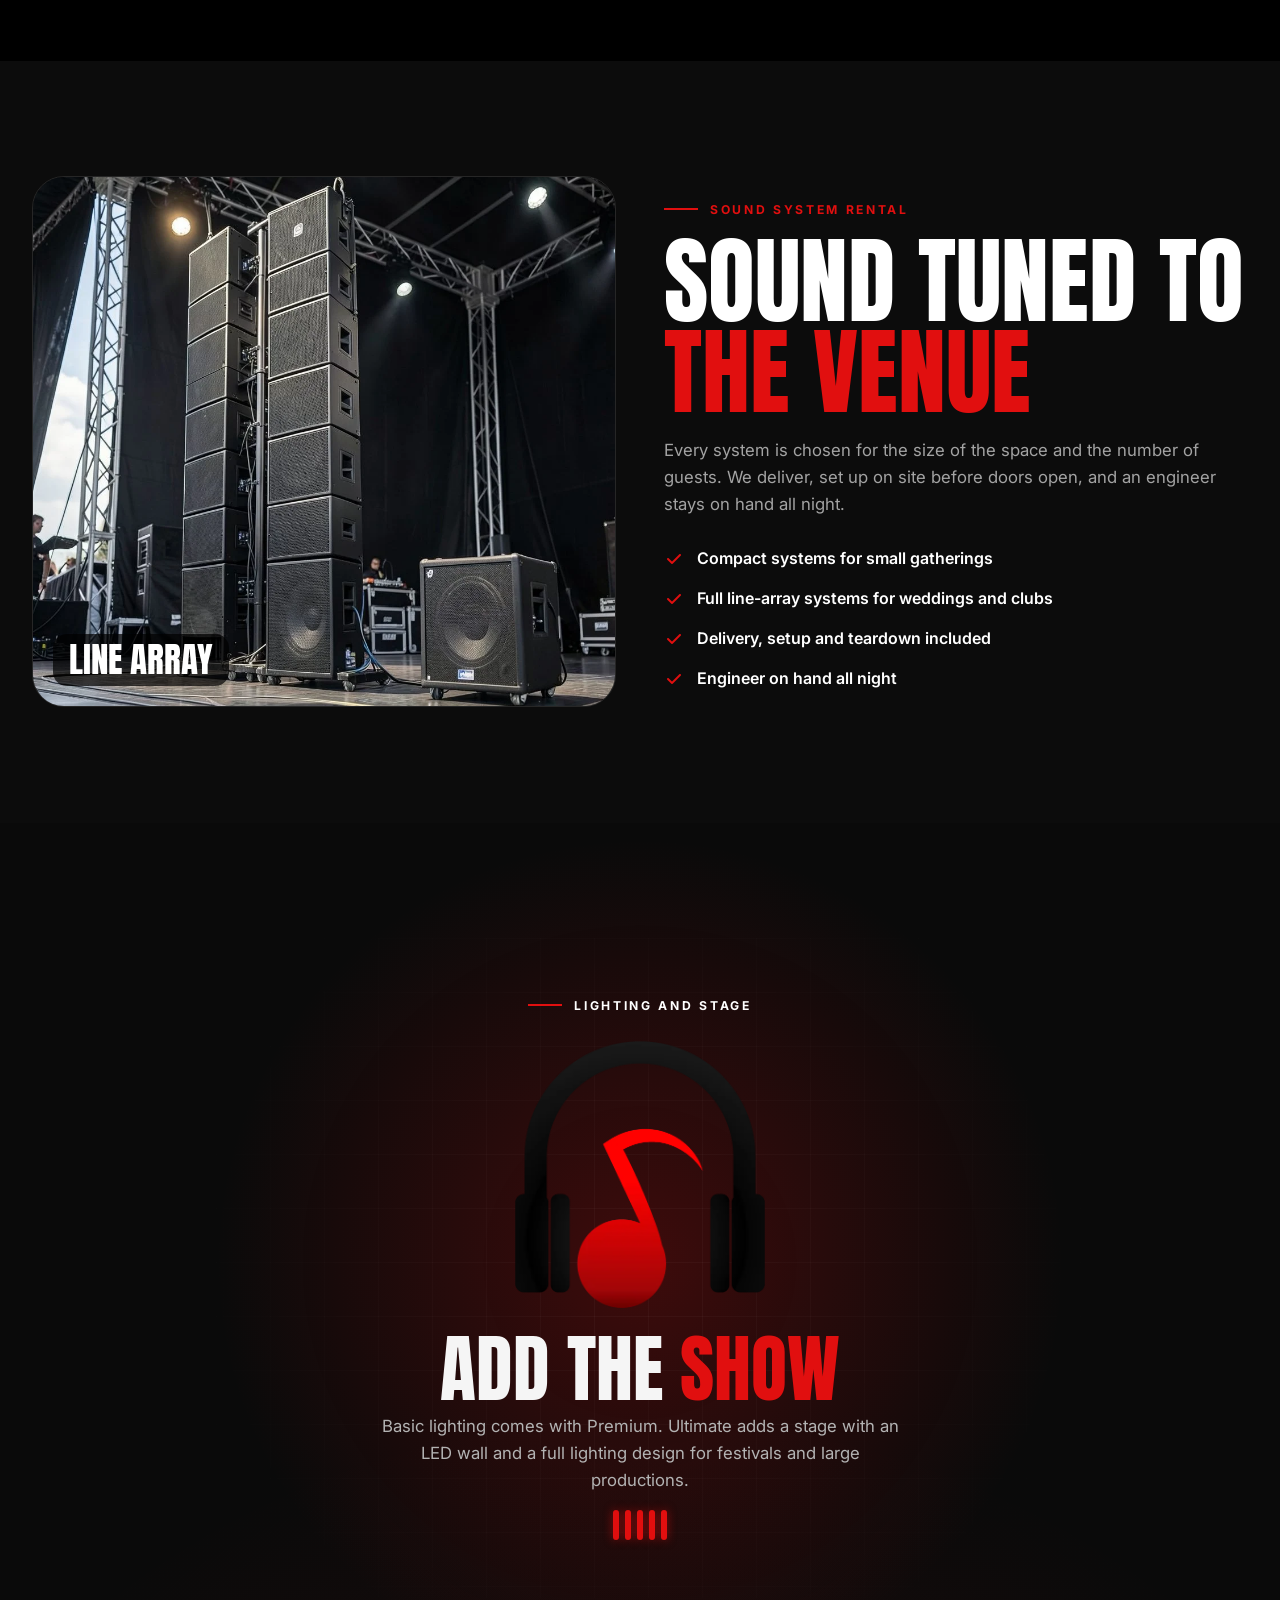
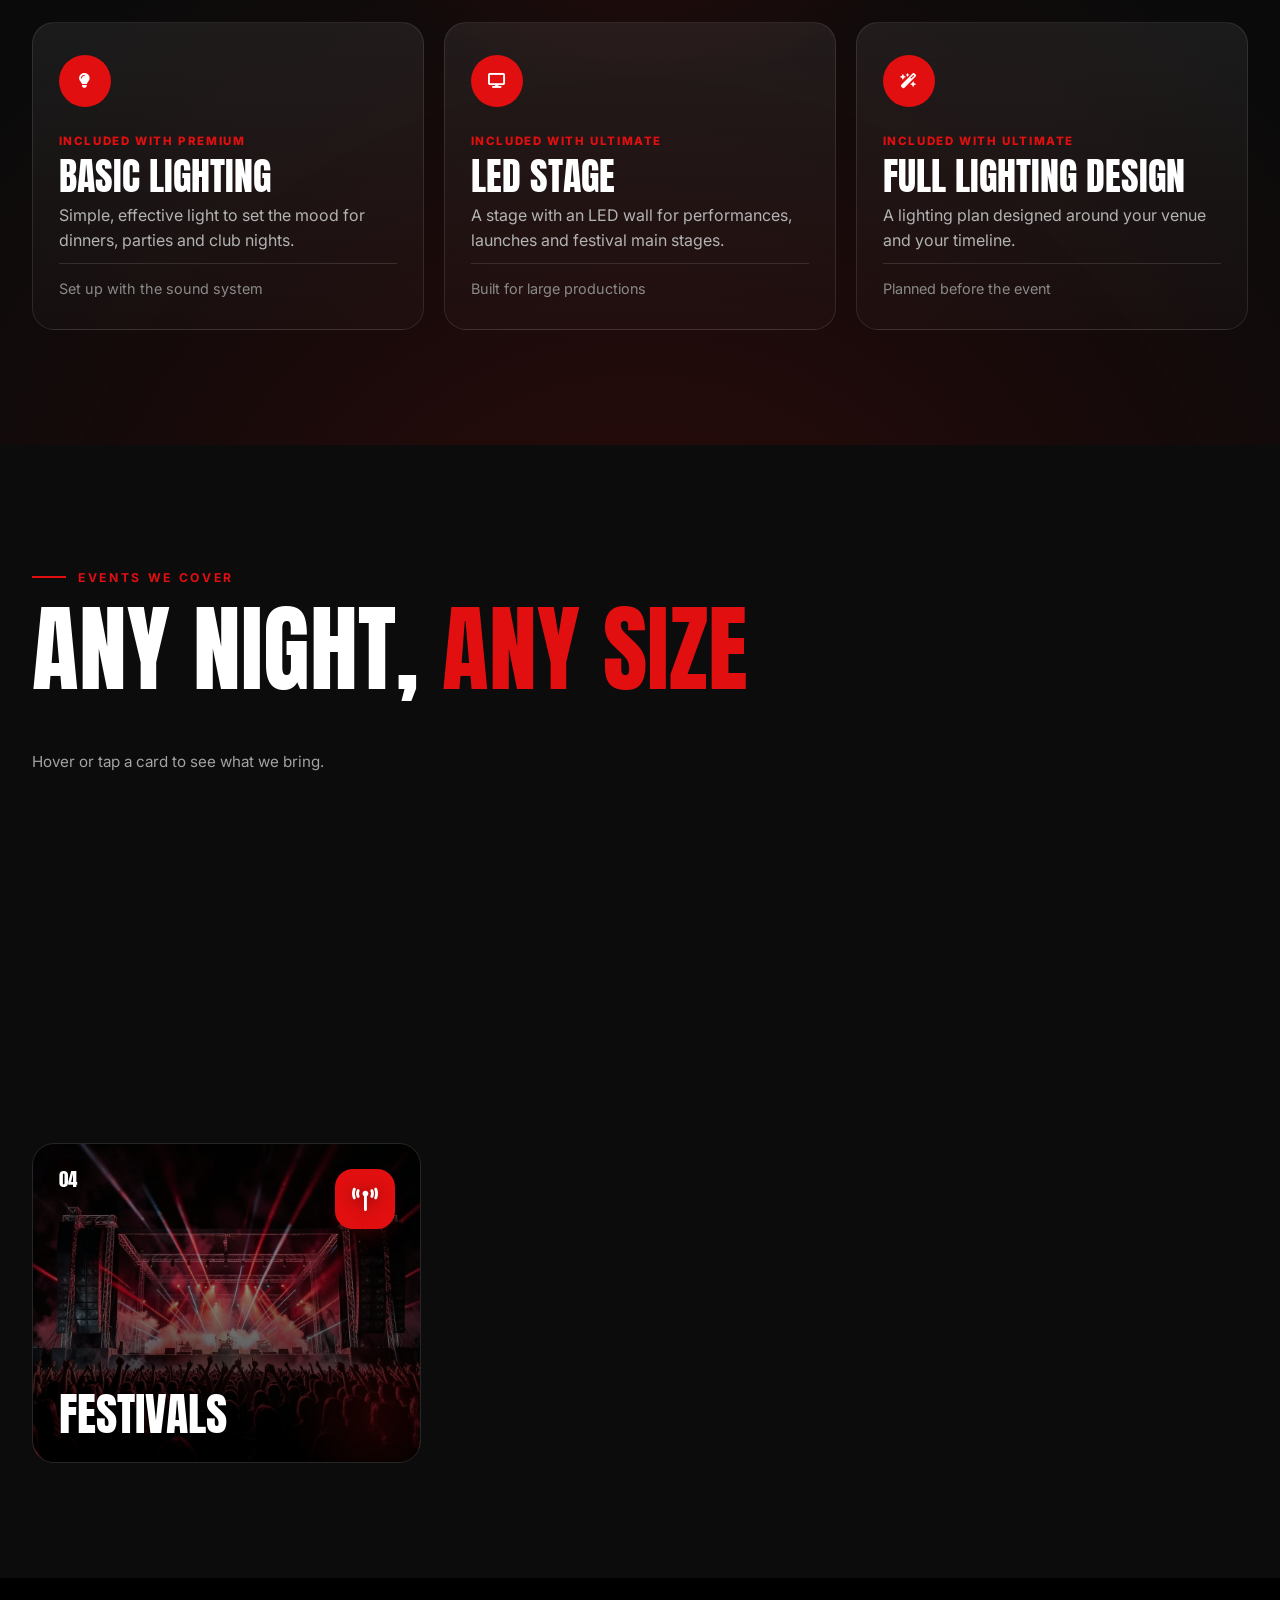
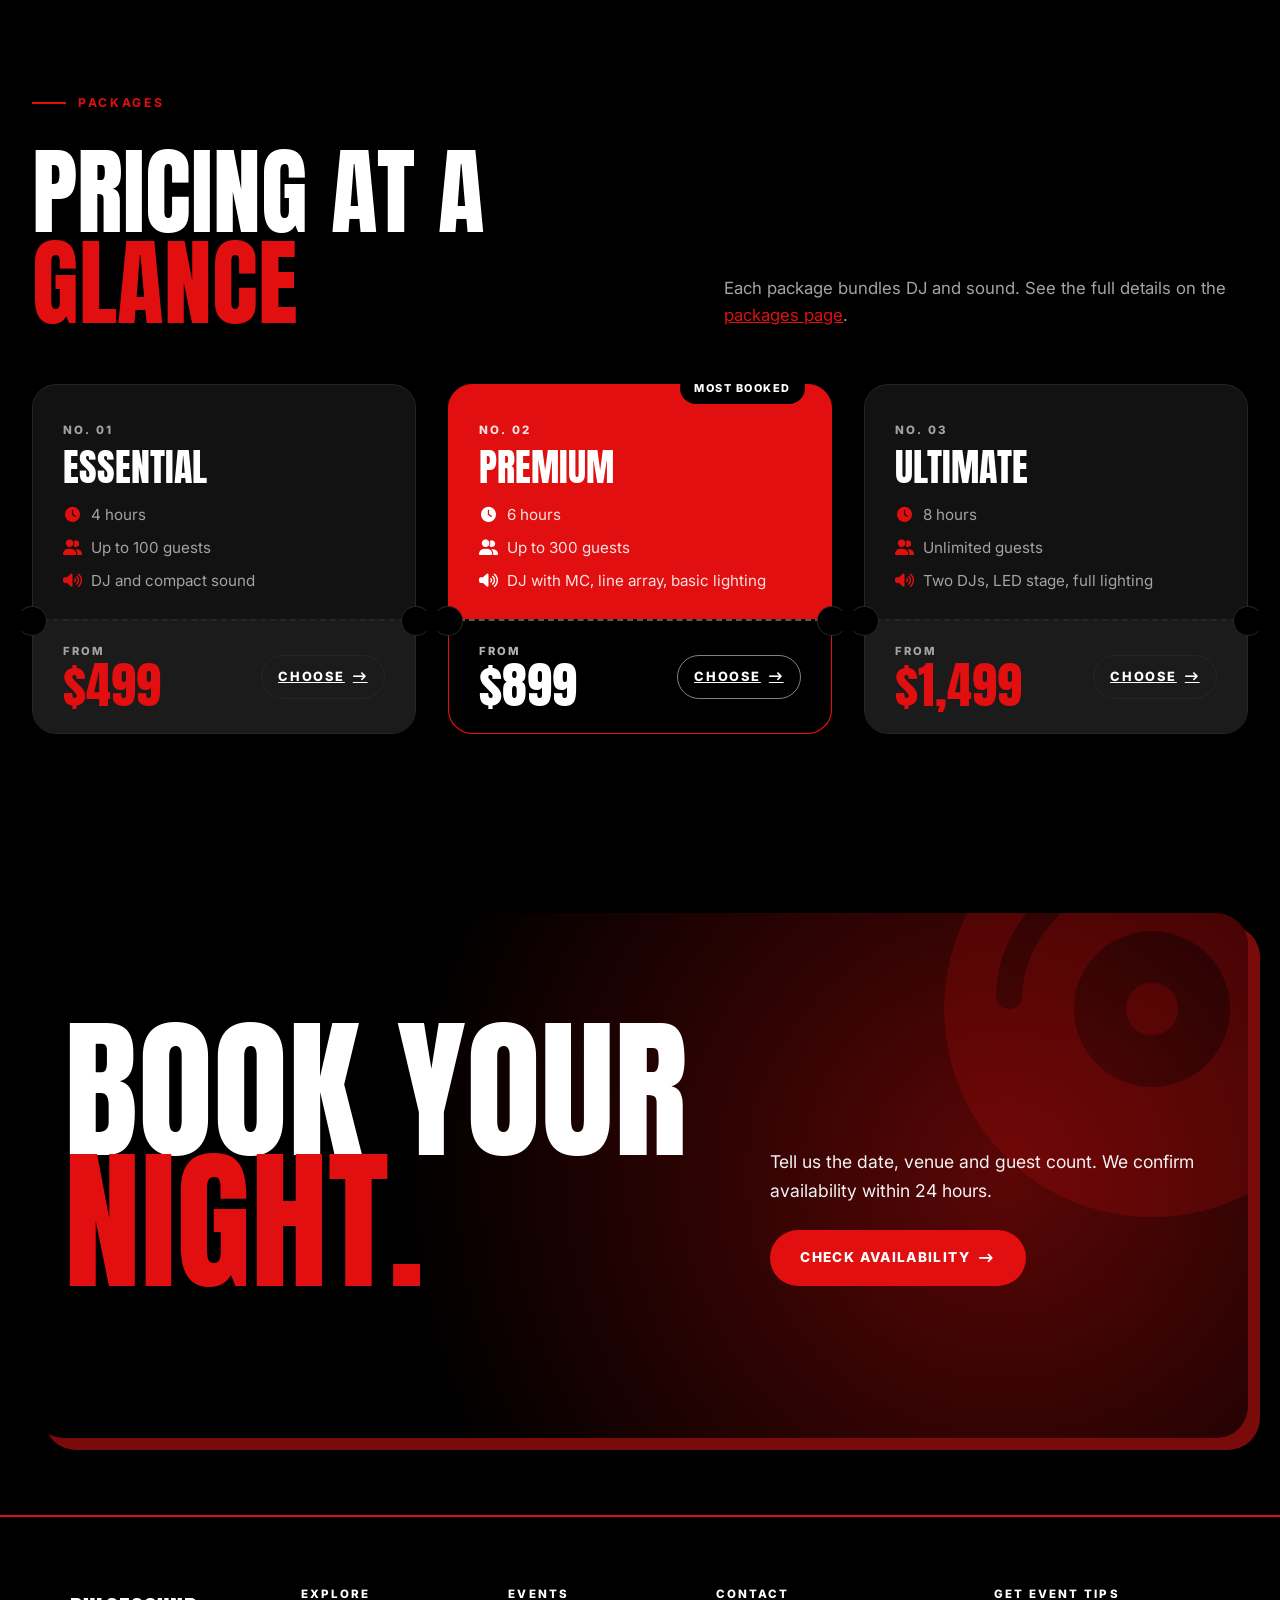
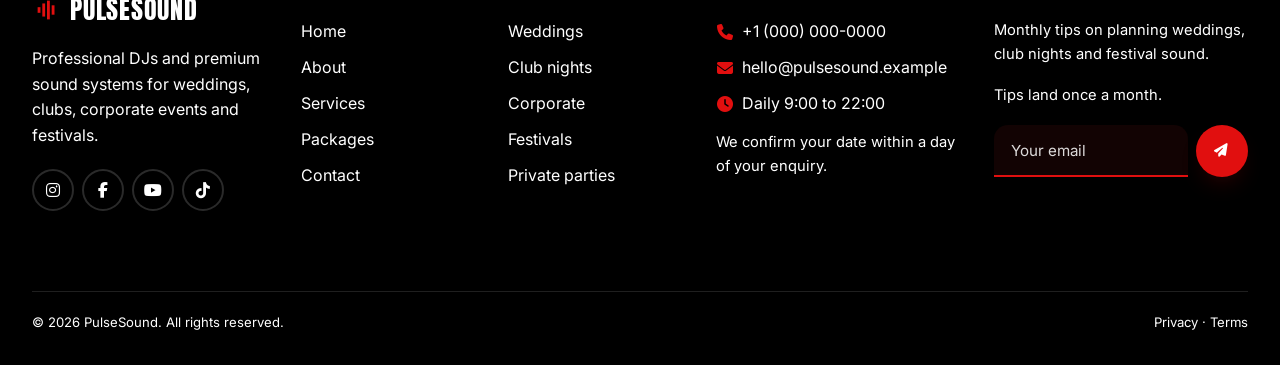
<file: pages/services.html>
<!DOCTYPE html>
<html lang="en" dir="ltr">

<head>
  <meta charset="UTF-8">
  <meta name="viewport" content="width=device-width, initial-scale=1.0, viewport-fit=cover">
  <title>Services | PulseSound | DJ Booking &amp; Sound Rental</title>
  <link rel="icon" href="../assets/images/logo.svg" type="image/svg+xml">
  <script>
    (function () {
      var t = localStorage.getItem('ps-theme'); if (t) document.documentElement.setAttribute('data-theme', t);
      var d = localStorage.getItem('ps-dir'); if (d) document.documentElement.setAttribute('dir', d);
    })();
  </script>
  <link rel="preconnect" href="https://fonts.googleapis.com">
  <link rel="preconnect" href="https://fonts.gstatic.com" crossorigin>
  <link
    href="https://fonts.googleapis.com/css2?family=Anton&family=Inter:wght@400;500;600;700;800&family=Tajawal:wght@400;500;700;800&display=swap"
    rel="stylesheet">
  <link rel="stylesheet" href="https://cdnjs.cloudflare.com/ajax/libs/font-awesome/6.5.2/css/all.min.css">
  <link rel="stylesheet" href="https://unpkg.com/aos@2.3.4/dist/aos.css">
  <link rel="stylesheet" href="../assets/css/style.css">
  <link rel="stylesheet" href="../assets/css/dark-mode.css">
  <link rel="stylesheet" href="../assets/css/rtl.css">
</head>

<body>

  <a href="#main" class="sr-only skip-link">Skip to content</a>
  <div id="site-header"></div>
  <main id="main">

    <section class="h2-hero sv-hero" aria-label="Services introduction">
      <div class="h2-hero-slash" aria-hidden="true"></div>
      <div class="container h2-hero-inner">
        <div class="h2-hero-copy" data-aos="fade-right">
          <span class="kicker">Services</span>
          <h1 class="h2-title">Sound and DJs, <span class="h2-outline">built</span> for your night.</h1>
          <p class="lead">DJ booking and sound system rental for weddings, clubs, corporate events and festivals. We
            deliver, set up and stay on hand.</p>
          <div class="h2-actions">
            <a href="contact.html" class="btn btn-primary">Book a service <i
                class="fa-solid fa-arrow-right-long"></i></a>
            <a href="packages.html" class="btn btn-outline">See packages</a>
          </div>
          <ul class="ct-chips">
            <li><i class="fa-solid fa-headphones-simple" aria-hidden="true"></i> DJ booking</li>
            <li><i class="fa-solid fa-volume-high" aria-hidden="true"></i> Sound rental</li>
            <li><i class="fa-solid fa-lightbulb" aria-hidden="true"></i> Lighting and stage</li>
          </ul>
        </div>
        <div class="h2-hero-visual" data-aos="fade-left" data-aos-delay="120">
          <i class="fa-solid fa-compact-disc h2-disc" aria-hidden="true"></i>
          <div class="h2-photo-frame">
            <img class="h2-photo" src="../assets/images/hero-services.webp"
              alt="Moving-head stage lights above a DJ mixer" width="1122" height="1402">
          </div>
          <span class="h2-badge"><i class="fa-solid fa-truck-ramp-box" aria-hidden="true"></i>Delivery and setup
            included</span>
        </div>
      </div>
    </section>

    <!-- ============ DJ BOOKING ============ -->
    <section class="section" id="dj">
      <div class="container svc-split">
        <div data-aos="fade-up">
          <span class="kicker">DJ booking</span>
          <h2 class="section-title">Music that <span class="red">fits</span> the room</h2>
          <p class="lead">Our DJs plan the set around your venue, your guests and your timeline. Book one DJ for the
            night, or two DJs with backup for longer and larger events.</p>
          <ul class="info-list">
            <li><i class="fa-solid fa-check"></i> Playlist planning with your song requests</li>
            <li><i class="fa-solid fa-check"></i> Ceremony, dinner and dance-floor sets</li>
            <li><i class="fa-solid fa-check"></i> MC service on the Premium package</li>
            <li><i class="fa-solid fa-check"></i> Two DJs with backup on the Ultimate package</li>
          </ul>
        </div>
        <div class="svc-visual svc-visual--photo" data-aos="fade-up" data-aos-delay="100" aria-hidden="true">
          <img class="svc-photo" src="../assets/images/svc-dj-booth.webp" alt="" width="1024" height="1024"
            loading="lazy">
          <span class="svc-cap">DJ and MC</span>
        </div>
      </div>
    </section>

    <!-- ============ SOUND SYSTEM RENTAL ============ -->
    <section class="section section-2" id="rental">
      <div class="container svc-split svc-split--flip">
        <div data-aos="fade-up">
          <span class="kicker">Sound system rental</span>
          <h2 class="section-title">Sound tuned to <span class="red">the venue</span></h2>
          <p class="lead">Every system is chosen for the size of the space and the number of guests. We deliver, set up
            on site before doors open, and an engineer stays on hand all night.</p>
          <ul class="info-list">
            <li><i class="fa-solid fa-check"></i> Compact systems for small gatherings</li>
            <li><i class="fa-solid fa-check"></i> Full line-array systems for weddings and clubs</li>
            <li><i class="fa-solid fa-check"></i> Delivery, setup and teardown included</li>
            <li><i class="fa-solid fa-check"></i> Engineer on hand all night</li>
          </ul>
        </div>
        <div class="svc-visual svc-visual--photo" data-aos="fade-up" data-aos-delay="100" aria-hidden="true">
          <img class="svc-photo" src="../assets/images/svc-line-array.webp" alt="" width="1024" height="1024"
            loading="lazy">
          <span class="svc-cap">Line array</span>
        </div>
      </div>
    </section>

    <!-- ============ LIGHTING AND STAGE ============ -->
    <section class="section lt-stage" id="lighting">
      <div class="lt-hero">
        <div class="lt-bg" aria-hidden="true">
          <div class="lt-rings"><span></span><span></span><span></span></div>
          <span class="lt-word lw1">Lights</span>
          <span class="lt-word lw2 solid">LED wall</span>
          <span class="lt-word lw3 white">Truss</span>
          <span class="lt-word lw4">Haze</span>
          <span class="lt-word lw5 solid">Rig</span>
          <span class="lt-word lw6">Stage</span>
          <span class="lt-word lw7">Beams</span>
          <span class="lt-word lw8 solid">Festival</span>
        </div>
        <div class="container lt-center">
          <span class="kicker">Lighting and stage</span>
          <img class="lt-logo" src="../assets/images/ltg-headphones.png" alt="" aria-hidden="true" width="526"
            height="563">
          <h2 class="section-title">Add the <span class="red">show</span></h2>
          <p class="lead">Basic lighting comes with Premium. Ultimate adds a stage with an LED wall and a full lighting
            design for festivals and large productions.</p>
          <div class="lt-eq" aria-hidden="true"><span></span><span></span><span></span><span></span><span></span></div>
        </div>
      </div>

      <div class="container">
        <ol class="lt-line">
          <li class="lt-step" data-aos="fade-up" data-aos-delay="0"><span class="lt-dot"><i
                class="fa-solid fa-lightbulb" aria-hidden="true"></i></span><span class="lt-tier">Included with
              Premium</span>
            <h3>Basic lighting</h3>
            <p>Simple, effective light to set the mood for dinners, parties and club nights.</p><span
              class="lt-note">Set up with the sound system</span>
          </li>
          <li class="lt-step" data-aos="fade-up" data-aos-delay="120"><span class="lt-dot"><i
                class="fa-solid fa-display" aria-hidden="true"></i></span><span class="lt-tier">Included with
              Ultimate</span>
            <h3>LED stage</h3>
            <p>A stage with an LED wall for performances, launches and festival main stages.</p><span
              class="lt-note">Built for large productions</span>
          </li>
          <li class="lt-step" data-aos="fade-up" data-aos-delay="240"><span class="lt-dot"><i
                class="fa-solid fa-wand-magic-sparkles" aria-hidden="true"></i></span><span class="lt-tier">Included
              with Ultimate</span>
            <h3>Full lighting design</h3>
            <p>A lighting plan designed around your venue and your timeline.</p><span class="lt-note">Planned before the
              event</span>
          </li>
        </ol>
      </div>
    </section>

    <!-- ============ EVENTS WE COVER ============ -->
    <section class="section section-2" id="events">
      <div class="container">
        <header class="section-head" data-aos="fade-up">
          <span class="kicker">Events we cover</span>
          <h2 class="section-title">Any night, <span class="red">any size</span></h2>
        </header>

        <p class="evp-hint">Hover or tap a card to see what we bring.</p>
        <ul class="evp-grid">
          <li class="evp-slot" data-aos="fade-up">
            <button type="button" class="evp-card" aria-pressed="false"
              style="--evp-img:url('../images/evp-weddings.webp')">
              <span class="evp-inner">
                <span class="evp-face evp-front">
                  <span class="evp-top"><span class="evp-num">01</span><span class="evp-ico"><i
                        class="fa-solid fa-heart" aria-hidden="true"></i></span></span>
                  <span class="evp-name">Weddings</span>
                </span>
                <span class="evp-face evp-back">
                  <span class="evp-back-name">Weddings</span>
                  <span class="evp-desc">Ceremony, dinner and the first dance.</span>
                  <span class="evp-tags"><span class="evp-tag">Ceremony mics</span><span class="evp-tag">First
                      dance</span><span class="evp-tag">Dance floor</span></span>
                  <span class="evp-more">Tap to flip back <i class="fa-solid fa-rotate" aria-hidden="true"></i></span>
                </span>
              </span>
            </button>
          </li>
          <li class="evp-slot" data-aos="fade-up">
            <button type="button" class="evp-card" aria-pressed="false"
              style="--evp-img:url('../images/evp-club-nights.webp')">
              <span class="evp-inner">
                <span class="evp-face evp-front">
                  <span class="evp-top"><span class="evp-num">02</span><span class="evp-ico"><i
                        class="fa-solid fa-headphones" aria-hidden="true"></i></span></span>
                  <span class="evp-name">Club nights</span>
                </span>
                <span class="evp-face evp-back">
                  <span class="evp-back-name">Club nights</span>
                  <span class="evp-desc">Long sets, big sound, late hours.</span>
                  <span class="evp-tags"><span class="evp-tag">Long sets</span><span class="evp-tag">Line
                      array</span><span class="evp-tag">Club lighting</span></span>
                  <span class="evp-more">Tap to flip back <i class="fa-solid fa-rotate" aria-hidden="true"></i></span>
                </span>
              </span>
            </button>
          </li>
          <li class="evp-slot" data-aos="fade-up">
            <button type="button" class="evp-card" aria-pressed="false"
              style="--evp-img:url('../images/evp-corporate.webp')">
              <span class="evp-inner">
                <span class="evp-face evp-front">
                  <span class="evp-top"><span class="evp-num">03</span><span class="evp-ico"><i
                        class="fa-solid fa-briefcase" aria-hidden="true"></i></span></span>
                  <span class="evp-name">Corporate</span>
                </span>
                <span class="evp-face evp-back">
                  <span class="evp-back-name">Corporate</span>
                  <span class="evp-desc">Launch parties, dinners and team events.</span>
                  <span class="evp-tags"><span class="evp-tag">Wireless mics</span><span class="evp-tag">Presentation
                      feed</span><span class="evp-tag">Event MC</span></span>
                  <span class="evp-more">Tap to flip back <i class="fa-solid fa-rotate" aria-hidden="true"></i></span>
                </span>
              </span>
            </button>
          </li>
          <li class="evp-slot" data-aos="fade-up">
            <button type="button" class="evp-card" aria-pressed="false"
              style="--evp-img:url('../images/evp-festivals.webp')">
              <span class="evp-inner">
                <span class="evp-face evp-front">
                  <span class="evp-top"><span class="evp-num">04</span><span class="evp-ico"><i
                        class="fa-solid fa-tower-broadcast" aria-hidden="true"></i></span></span>
                  <span class="evp-name">Festivals</span>
                </span>
                <span class="evp-face evp-back">
                  <span class="evp-back-name">Festivals</span>
                  <span class="evp-desc">Main stages and outdoor sets.</span>
                  <span class="evp-tags"><span class="evp-tag">Main stage</span><span class="evp-tag">LED
                      wall</span><span class="evp-tag">Crew backup</span></span>
                  <span class="evp-more">Tap to flip back <i class="fa-solid fa-rotate" aria-hidden="true"></i></span>
                </span>
              </span>
            </button>
          </li>
          <li class="evp-slot" data-aos="fade-up">
            <button type="button" class="evp-card" aria-pressed="false"
              style="--evp-img:url('../images/evp-private-parties.webp')">
              <span class="evp-inner">
                <span class="evp-face evp-front">
                  <span class="evp-top"><span class="evp-num">05</span><span class="evp-ico"><i
                        class="fa-solid fa-champagne-glasses" aria-hidden="true"></i></span></span>
                  <span class="evp-name">Private parties</span>
                </span>
                <span class="evp-face evp-back">
                  <span class="evp-back-name">Private parties</span>
                  <span class="evp-desc">Birthdays, anniversaries and house parties.</span>
                  <span class="evp-tags"><span class="evp-tag">Playlist requests</span><span class="evp-tag">Compact
                      sound</span><span class="evp-tag">Party lights</span></span>
                  <span class="evp-more">Tap to flip back <i class="fa-solid fa-rotate" aria-hidden="true"></i></span>
                </span>
              </span>
            </button>
          </li>
          <li class="evp-slot" data-aos="fade-up">
            <button type="button" class="evp-card" aria-pressed="false"
              style="--evp-img:url('../images/evp-launches.webp')">
              <span class="evp-inner">
                <span class="evp-face evp-front">
                  <span class="evp-top"><span class="evp-num">06</span><span class="evp-ico"><i
                        class="fa-solid fa-rocket" aria-hidden="true"></i></span></span>
                  <span class="evp-name">Launches</span>
                </span>
                <span class="evp-face evp-back">
                  <span class="evp-back-name">Launches</span>
                  <span class="evp-desc">Product reveals with a stage and lights.</span>
                  <span class="evp-tags"><span class="evp-tag">Stage and lights</span><span class="evp-tag">Show
                      sound</span><span class="evp-tag">Event MC</span></span>
                  <span class="evp-more">Tap to flip back <i class="fa-solid fa-rotate" aria-hidden="true"></i></span>
                </span>
              </span>
            </button>
          </li>
        </ul>
      </div>
    </section>

    <!-- ============ PACKAGES AT A GLANCE ============ -->
    <section class="section" id="rates">
      <div class="container">
        <header class="section-head head-split" data-aos="fade-up">
          <span class="kicker">Packages</span>
          <h2 class="section-title">Pricing at a <span class="red">glance</span></h2>
          <p class="lead">Each package bundles DJ and sound. See the full details on the <a href="packages.html"
              class="red">packages page</a>.</p>
        </header>

        <ul class="pt-grid">
          <li class="pt-card" data-aos="fade-up" data-aos-delay="0">

            <div class="pt-main">
              <span class="pt-no">No. 01</span>
              <h3>Essential</h3>
              <ul class="pt-specs">
                <li><i class="fa-solid fa-clock" aria-hidden="true"></i>4 hours</li>
                <li><i class="fa-solid fa-user-group" aria-hidden="true"></i>Up to 100 guests</li>
                <li><i class="fa-solid fa-volume-high" aria-hidden="true"></i>DJ and compact sound</li>
              </ul>
            </div>
            <div class="pt-stub">
              <div class="pt-price-wrap"><span class="pt-from">From</span><span class="pt-price">$499</span></div>
              <a href="contact.html" class="pt-btn">Choose <i class="fa-solid fa-arrow-right-long"
                  aria-hidden="true"></i></a>
            </div>
          </li>
          <li class="pt-card pt-card--featured" data-aos="fade-up" data-aos-delay="90">
            <span class="pt-badge">Most booked</span>
            <div class="pt-main">
              <span class="pt-no">No. 02</span>
              <h3>Premium</h3>
              <ul class="pt-specs">
                <li><i class="fa-solid fa-clock" aria-hidden="true"></i>6 hours</li>
                <li><i class="fa-solid fa-user-group" aria-hidden="true"></i>Up to 300 guests</li>
                <li><i class="fa-solid fa-volume-high" aria-hidden="true"></i>DJ with MC, line array, basic lighting
                </li>
              </ul>
            </div>
            <div class="pt-stub">
              <div class="pt-price-wrap"><span class="pt-from">From</span><span class="pt-price">$899</span></div>
              <a href="contact.html" class="pt-btn">Choose <i class="fa-solid fa-arrow-right-long"
                  aria-hidden="true"></i></a>
            </div>
          </li>
          <li class="pt-card" data-aos="fade-up" data-aos-delay="180">

            <div class="pt-main">
              <span class="pt-no">No. 03</span>
              <h3>Ultimate</h3>
              <ul class="pt-specs">
                <li><i class="fa-solid fa-clock" aria-hidden="true"></i>8 hours</li>
                <li><i class="fa-solid fa-user-group" aria-hidden="true"></i>Unlimited guests</li>
                <li><i class="fa-solid fa-volume-high" aria-hidden="true"></i>Two DJs, LED stage, full lighting</li>
              </ul>
            </div>
            <div class="pt-stub">
              <div class="pt-price-wrap"><span class="pt-from">From</span><span class="pt-price">$1,499</span></div>
              <a href="contact.html" class="pt-btn">Choose <i class="fa-solid fa-arrow-right-long"
                  aria-hidden="true"></i></a>
            </div>
          </li>
        </ul>
      </div>
    </section>

    <!-- ============ CTA ============ -->
    <section class="cta cta-inset cta-dark">
      <i class="fa-solid fa-compact-disc cta-deco" aria-hidden="true"></i>
      <div class="container cta-inner" data-aos="fade-up">
        <h2 class="cta-title">Book your <span>night.</span></h2>
        <div class="cta-side">
          <p>Tell us the date, venue and guest count. We confirm availability within 24 hours.</p>
          <a href="contact.html" class="btn btn-black">Check availability <i
              class="fa-solid fa-arrow-right-long"></i></a>
        </div>
      </div>
    </section>

  </main>

  <div id="site-footer"></div>

  <script src="https://unpkg.com/aos@2.3.4/dist/aos.js"></script>
  <script src="../assets/js/main.js"></script>
</body>

</html>
</file>
<file: assets/css/style.css>
/* =========================================================
   PulseSound - main styles
   Black and red. Display: Anton | Body: Inter | RTL: Tajawal
   Theme tokens live on :root (dark, the default) and are
   redefined for light mode in dark-mode.css.
   Breakpoints: Mobile 320-767 | Tablet 768-1024 | Large 1025-1280 | XL 1281+
   ========================================================= */

:root {
  color-scheme: dark;
  --red: #e10f0f;
  --red-deep: #9e0a0a;
  --red-glow: rgba(225, 15, 15, .35);
  --black: #000000;
  --white: #ffffff;
  --bg: #000000;
  --bg-2: #0c0c0c;
  --surface: #121212;
  --surface-2: #1b1b1b;
  --panel: #f2f0ec;
  --panel-text: #000000;
  --text: #ffffff;
  --muted: #a3a3a3;
  --line: #262626;
  --focus: #0a84ff;

  --nav-h: 76px;
  --container: 1280px;
  --radius: 22px;
  --ease: cubic-bezier(.2, .7, .2, 1);
  --font: 'Inter', system-ui, -apple-system, 'Segoe UI', Roboto, sans-serif;
  --font-display: 'Anton', 'Impact', 'Arial Narrow', sans-serif;
}

*,
*::before,
*::after {
  box-sizing: border-box;
}

html {
  scroll-behavior: smooth;
  scroll-padding-top: var(--nav-h);
  -webkit-text-size-adjust: 100%;
  overflow-x: clip;
}

body {
  margin: 0;
  font-family: var(--font);
  font-size: 1rem;
  line-height: 1.6;
  background: var(--bg);
  color: var(--text);
  overflow-x: clip;
  transition: background-color .3s ease, color .3s ease;
}

img,
svg {
  max-width: 100%;
  display: block;
}

a {
  color: inherit;
}

h1,
h2,
h3,
h4 {
  font-family: var(--font-display);
  font-weight: 400;
  line-height: .95;
  margin: 0 0 .4em;
  text-transform: uppercase;
}

p {
  margin: 0 0 1em;
}

ul {
  margin: 0;
}

:focus-visible {
  outline: 3px solid var(--focus);
  outline-offset: 3px;
}

.container {
  width: min(100% - 2rem, var(--container));
  margin-inline: auto;
}

.section {
  padding: clamp(4.5rem, 9vw, 7.5rem) 0;
  position: relative;
}

.section-2 {
  background: var(--bg-2);
}

.kicker {
  display: inline-flex;
  align-items: center;
  gap: .75rem;
  color: var(--red);
  font-weight: 700;
  font-size: .76rem;
  text-transform: uppercase;
  letter-spacing: .22em;
  margin-bottom: 1rem;
}

.kicker::before {
  content: "";
  width: 34px;
  height: 2px;
  background: currentColor;
}

.section-title {
  font-size: clamp(3rem, 7.5vw, 6.2rem);
  margin-bottom: 1.25rem;
}

.section-title .red {
  color: var(--red);
}

.red {
  color: var(--red);
}

.lead {
  color: var(--muted);
  font-size: 1.05rem;
  max-width: 560px;
  margin: 0;
}

.section-head {
  max-width: 780px;
  margin-bottom: clamp(2.25rem, 5vw, 3.5rem);
}

/* ---------- Buttons ---------- */
.btn {
  display: inline-flex;
  align-items: center;
  justify-content: center;
  gap: .6rem;
  padding: .95rem 1.8rem;
  border: 2px solid transparent;
  border-radius: 999px;
  font-family: var(--font);
  font-size: .85rem;
  font-weight: 800;
  text-transform: uppercase;
  letter-spacing: .1em;
  text-decoration: none;
  cursor: pointer;
  transition: background-color .25s ease, color .25s ease, border-color .25s ease, transform .25s var(--ease), box-shadow .25s ease;
}

.btn:hover {
  transform: translateY(-2px);
}

.btn-primary {
  background: var(--red);
  color: var(--white);
  box-shadow: 0 12px 26px -12px var(--red-glow);
}

.btn-primary:hover {
  background: var(--text);
  color: var(--bg);
  box-shadow: none;
}

.btn-outline {
  background: transparent;
  color: var(--text);
  border-color: currentColor;
}

.btn-outline:hover {
  background: var(--text);
  color: var(--bg);
  border-color: var(--text);
}

.btn-black {
  background: var(--black);
  color: var(--white);
}

.btn-black:hover {
  background: var(--red);
  color: var(--white);
}

.btn-sm {
  padding: .7rem 1.1rem;
  font-size: .76rem;
}

.btn-block {
  width: 100%;
}

.icon-btn {
  width: 44px;
  height: 44px;
  border: 2px solid var(--line);
  border-radius: 50%;
  background: transparent;
  color: var(--text);
  display: grid;
  place-items: center;
  cursor: pointer;
  font-size: .95rem;
  flex-shrink: 0;
  transition: border-color .2s ease, color .2s ease, background-color .2s ease;
}

.icon-btn:hover {
  border-color: var(--red);
  color: var(--red);
}

.dir-toggle {
  height: 44px;
  min-width: 56px;
  padding: 0 .9rem;
  border-radius: 999px;
  cursor: pointer;
  flex-shrink: 0;
  background: transparent;
  color: var(--text);
  border: 2px solid var(--line);
  font-family: var(--font);
  font-size: .75rem;
  font-weight: 800;
  letter-spacing: .12em;
  line-height: 1;
  transition: border-color .2s ease, color .2s ease, background-color .2s ease;
}

.dir-toggle:hover,
.dir-toggle:focus-visible {
  border-color: var(--red);
  color: var(--red);
}

/* ---------- Header (sticky, always) ---------- */
.site-header {
  position: fixed;
  top: 0;
  left: 0;
  right: 0;
  z-index: 1000;
  transform: translateZ(0);
  background: rgba(0, 0, 0, .82);
  backdrop-filter: blur(14px) saturate(140%);
  -webkit-backdrop-filter: blur(14px) saturate(140%);
  border-bottom: 1px solid transparent;
  transition: border-color .3s ease, background-color .3s ease;
}

.site-header.scrolled {
  border-color: rgba(225, 15, 15, .55);
}

.scroll-progress {
  position: absolute;
  left: 0;
  right: 0;
  bottom: -1px;
  height: 2px;
  background: linear-gradient(90deg, var(--red), #ff6a4d);
  transform: scaleX(0);
  transform-origin: left center;
  pointer-events: none;
}

.navbar {
  height: var(--nav-h);
  display: flex;
  align-items: center;
  justify-content: space-between;
  gap: 1rem;
}

.brand {
  display: flex;
  align-items: center;
  gap: .6rem;
  text-decoration: none;
  color: var(--text);
  font-family: var(--font-display);
  font-size: 1.5rem;
  text-transform: uppercase;
  letter-spacing: .03em;
  white-space: nowrap;
}

.brand img {
  width: 38px;
  height: 38px;
  border-radius: 8px;
}

.nav-links {
  display: none;
  list-style: none;
  padding: 0;
  margin: 0;
  gap: clamp(1.1rem, 2.2vw, 2rem);
}

.nav-links a {
  text-decoration: none;
  font-size: .76rem;
  font-weight: 700;
  text-transform: uppercase;
  letter-spacing: .14em;
  color: var(--text);
  position: relative;
  padding: .3rem 0;
  white-space: nowrap;
}

.nav-links a::after {
  content: "";
  position: absolute;
  left: 0;
  right: 0;
  bottom: -4px;
  height: 2px;
  background: var(--red);
  transform: scaleX(0);
  transform-origin: left;
  transition: transform .25s ease;
}

.nav-links a:hover::after,
.nav-links a.active::after {
  transform: scaleX(1);
}

[dir="rtl"] .nav-links a::after {
  transform-origin: right;
}

.nav-actions {
  display: flex;
  align-items: center;
  gap: .5rem;
}

.nav-cta {
  display: none;
}

.menu-toggle {
  display: grid;
}

/* Page scroll lock while the mobile menu is open (set on <html> so the sticky header keeps working) */
html.menu-open {
  overflow: hidden;
}

.nav-links.open {
  overscroll-behavior: contain;
  display: flex;
  flex-direction: column;
  position: absolute;
  top: 100%;
  left: 0;
  right: 0;
  background: var(--bg);
  padding: .5rem 1rem 1.25rem;
  border-top: 2px solid var(--red);
  gap: 0;
  max-height: calc(100svh - var(--nav-h));
  overflow-y: auto;
}

.nav-links.open a {
  display: block;
  padding: 1rem 0;
  border-bottom: 1px solid var(--line);
  font-size: .95rem;
}

/* =========================================================
   HERO (kept exactly as approved: "Summer Days" layout)
   ========================================================= */
/* =========================================================
   HERO (reference: "Summer Days" layout)
   ========================================================= */
.hero {
  position: relative;
  min-height: 100vh;
  min-height: 100svh;
  background: #000000;
  color: var(--white);
  overflow-x: clip;
  padding-top: var(--nav-h);
  display: flex;
  flex-direction: column;
}

.waves {
  position: absolute;
  inset: 0;
  z-index: 0;
  pointer-events: none;
  overflow: hidden;
}

.waves svg {
  width: 100%;
  height: 100%;
}

.waves .w {
  transform-origin: center;
  animation: drift 14s ease-in-out infinite alternate;
}

.waves .w2 {
  animation-duration: 18s;
  animation-direction: alternate-reverse;
}

.waves .w3 {
  animation-duration: 11s;
}

.waves .w4 {
  animation-duration: 16s;
  animation-direction: alternate-reverse;
}

@keyframes drift {
  from {
    transform: translateX(-2.5%);
  }

  to {
    transform: translateX(2.5%);
  }
}

.hero-inner {
  position: relative;
  z-index: 1;
  flex: 1;
  display: grid;
  grid-template-columns: 1fr;
  gap: 2rem;
  align-items: center;
  width: min(100% - 2rem, var(--container));
  margin-inline: auto;
  padding: 2.5rem 0 3rem;
}

.hero-left .hero-label {
  display: block;
  font-size: .72rem;
  text-transform: uppercase;
  letter-spacing: .22em;
  color: rgba(255, 255, 255, .7);
  margin-bottom: .75rem;
}

.hero-title {
  font-size: clamp(4rem, 11vw, 9.5rem);
  line-height: .98;
  margin: 0;
  letter-spacing: -.005em;
}

.hero-title .line {
  display: block;
}

.hero-sub {
  display: flex;
  align-items: center;
  gap: 1rem;
  margin: 1.25rem 0 .5rem;
}

.hero-sub p {
  margin: 0;
  font-size: .9rem;
  color: rgba(255, 255, 255, .8);
  max-width: 220px;
  line-height: 1.4;
}

.squiggle {
  width: 80px;
  height: 20px;
  margin: 1.25rem 0 .5rem;
}

.hero-artist {
  font-family: var(--font-display);
  font-size: 1.6rem;
  text-transform: uppercase;
  margin: 0;
}

.hero-artist small {
  display: block;
  font-family: var(--font);
  font-size: .7rem;
  letter-spacing: .2em;
  color: rgba(255, 255, 255, .65);
  margin-top: .2rem;
}

.hero-social {
  display: flex;
  gap: .6rem;
  margin-top: 2rem;
}

.hero-social a {
  width: 36px;
  height: 36px;
  border-radius: 50%;
  background: rgba(255, 255, 255, .12);
  display: grid;
  place-items: center;
  color: var(--white);
  text-decoration: none;
  font-size: .9rem;
}

.hero-social a:hover {
  background: var(--red);
}

/* Center: vinyl and transport */
.hero-center {
  display: flex;
  flex-direction: column;
  align-items: center;
  text-align: center;
}

.vinyl {
  position: relative;
  width: clamp(240px, 28vw, 400px);
  aspect-ratio: 1;
  border-radius: 50%;
  background: repeating-radial-gradient(circle at center, #1a1a1a 0 2px, #3a3a3a 2px 3px);
  box-shadow:
    0 0 0 10px #1f1f1f,
    0 0 0 11px #3d3d3d,
    0 0 90px rgba(225, 15, 15, .45),
    0 30px 70px rgba(0, 0, 0, .8);
  animation: spin 7s linear infinite;
}

.vinyl::after {
  content: "";
  position: absolute;
  inset: 0;
  border-radius: 50%;
  background: conic-gradient(from 25deg, transparent 0 8%, rgba(255, 255, 255, .22) 13%, transparent 21% 58%, rgba(255, 255, 255, .16) 64%, transparent 72%);
  pointer-events: none;
}

.vinyl .label {
  position: absolute;
  inset: 33%;
  border-radius: 50%;
  background: var(--red);
  display: grid;
  place-items: center;
  box-shadow: 0 0 0 4px #000000;
}

.vinyl .label span {
  position: relative;
  z-index: 2;
  color: var(--white);
  font-family: var(--font-display);
  font-size: clamp(.9rem, 2vw, 1.5rem);
  letter-spacing: .05em;
}

.vinyl .label::after {
  content: "";
  position: absolute;
  left: 50%;
  top: 50%;
  width: 12px;
  height: 12px;
  margin: -6px 0 0 -6px;
  border-radius: 50%;
  background: #000;
  z-index: 1;
}

@keyframes spin {
  to {
    transform: rotate(360deg);
  }
}

.hero.paused .vinyl,
.hero.paused .waves .w {
  animation-play-state: paused;
}

.transport {
  display: flex;
  align-items: center;
  gap: 1rem;
  margin-top: 1.5rem;
}

.t-btn {
  width: 48px;
  height: 48px;
  border-radius: 50%;
  border: 2px solid rgba(255, 255, 255, .8);
  background: transparent;
  color: var(--white);
  display: grid;
  place-items: center;
  cursor: pointer;
  font-size: .9rem;
}

.t-btn:hover {
  border-color: var(--red);
  color: var(--red);
}

.t-btn.play {
  width: 60px;
  height: 60px;
  background: var(--red);
  border-color: var(--red);
}

.t-btn.play:hover {
  background: var(--white);
  border-color: var(--white);
  color: var(--red);
}

.now {
  margin: 1.25rem 0 1.5rem;
}

.now strong {
  display: block;
  font-family: var(--font-display);
  font-size: clamp(1.4rem, 2.6vw, 2rem);
  font-weight: 400;
  text-transform: uppercase;
}

.now span {
  font-size: .85rem;
  color: rgba(255, 255, 255, .75);
}

/* Right: track list */
.track-list {
  list-style: none;
  padding: 0;
  margin: 0;
  display: grid;
  gap: .5rem;
}

.track-item {
  width: 100%;
  display: grid;
  grid-template-columns: 44px 1fr auto;
  align-items: center;
  gap: .9rem;
  padding: .75rem .9rem;
  background: rgba(255, 255, 255, .06);
  border: none;
  border-left: 3px solid transparent;
  color: var(--white);
  text-align: left;
  cursor: pointer;
  font-family: inherit;
  transition: background-color .2s ease, border-color .2s ease;
}

.track-item:hover {
  background: rgba(255, 255, 255, .12);
}

.track-item.active {
  background: var(--red);
  border-left-color: var(--white);
}

.track-item .thumb {
  width: 44px;
  height: 44px;
  background: var(--grad, #222);
  display: grid;
  place-items: center;
  font-family: var(--font-display);
  font-size: .95rem;
}

.track-item strong {
  display: block;
  font-size: .95rem;
  font-weight: 700;
}

.track-item small {
  font-size: .78rem;
  opacity: .75;
}

.track-item time {
  font-size: .8rem;
  font-weight: 600;
  opacity: .85;
}

.track-arrows {
  display: flex;
  gap: .5rem;
  margin-top: 1rem;
}

.track-arrows .t-btn {
  width: 40px;
  height: 40px;
  font-size: .8rem;
}

/* Hero side index (vertical numbers) */
.side-index {
  position: absolute;
  right: 1.25rem;
  top: 50%;
  transform: translateY(-50%);
  z-index: 2;
  display: none;
  flex-direction: column;
  gap: .9rem;
}

.side-index a {
  color: rgba(255, 255, 255, .6);
  text-decoration: none;
  font-size: .78rem;
  font-weight: 700;
  letter-spacing: .1em;
  display: flex;
  align-items: center;
  gap: .6rem;
}

.side-index a::before {
  content: "";
  width: 18px;
  height: 1px;
  background: currentColor;
}

.side-index a:hover {
  color: var(--white);
}


/* =========================================================
   SOUND LAB (replaces "Hear the difference")
   ========================================================= */
.lab-section {
  overflow: hidden;
}

.lab-section::before {
  content: "";
  position: absolute;
  inset-inline-end: -220px;
  top: -180px;
  width: 560px;
  height: 560px;
  border-radius: 50%;
  background: radial-gradient(circle, rgba(225, 15, 15, .28), transparent 66%);
  pointer-events: none;
}

.lab {
  position: relative;
  background: linear-gradient(160deg, #181818, #040404 70%);
  border: 1px solid var(--line);
  border-radius: 32px;
  padding: clamp(1.4rem, 3.5vw, 3rem);
  overflow: hidden;
  color: #ffffff;
  --amp: 1;
}

.lab[data-mode="standard"] {
  --amp: .5;
}

.lab::before {
  content: "";
  position: absolute;
  inset: 0;
  background-image: linear-gradient(rgba(255, 255, 255, .045) 1px, transparent 1px), linear-gradient(90deg, rgba(255, 255, 255, .045) 1px, transparent 1px);
  background-size: 44px 44px;
  -webkit-mask-image: linear-gradient(#000, transparent 85%);
  mask-image: linear-gradient(#000, transparent 85%);
  pointer-events: none;
}

.lab-top {
  position: relative;
  z-index: 1;
  display: flex;
  flex-wrap: wrap;
  gap: 1.25rem;
  align-items: center;
  justify-content: space-between;
}

.lab-now {
  display: flex;
  align-items: center;
  gap: 1.1rem;
  min-width: 0;
}

.lab-cover {
  width: clamp(72px, 9vw, 96px);
  height: clamp(72px, 9vw, 96px);
  border-radius: 18px;
  background-color: var(--grad, #222);
  background-image: var(--img, none);
  background-size: cover;
  background-position: center;
  display: grid;
  place-items: center;
  font-family: var(--font-display);
  font-size: 1.6rem;
  flex-shrink: 0;
  box-shadow: 0 18px 40px -12px rgba(0, 0, 0, .8);
}

.lab-tag {
  display: block;
  font-size: .7rem;
  letter-spacing: .22em;
  text-transform: uppercase;
  color: var(--red);
  font-weight: 800;
}

.lab-title {
  display: block;
  font-family: var(--font-display);
  font-weight: 400;
  font-size: clamp(1.7rem, 3.4vw, 2.6rem);
  text-transform: uppercase;
  line-height: 1;
  margin-top: .35rem;
}

.lab-sub {
  display: block;
  color: rgba(255, 255, 255, .72);
  font-size: .92rem;
  margin-top: .35rem;
}

.mode-switch {
  display: inline-grid;
  grid-template-columns: 1fr 1fr;
  padding: 4px;
  border-radius: 999px;
  background: rgba(255, 255, 255, .08);
  border: 1px solid rgba(255, 255, 255, .1);
}

.pill-btn {
  border: none;
  background: transparent;
  color: rgba(255, 255, 255, .72);
  padding: .75rem 1.25rem;
  border-radius: 999px;
  font-family: var(--font);
  font-size: .74rem;
  font-weight: 800;
  text-transform: uppercase;
  letter-spacing: .12em;
  cursor: pointer;
  white-space: nowrap;
  transition: background-color .25s ease, color .25s ease;
}

.pill-btn:hover {
  color: #ffffff;
}

.pill-btn.on {
  background: #ffffff;
  color: #000000;
}

/* Equalizer: 32 bars, animated only while playing */
.eq {
  position: relative;
  z-index: 1;
  height: clamp(130px, 22vw, 210px);
  margin: clamp(1.75rem, 4vw, 2.5rem) 0 1.5rem;
  display: flex;
  align-items: flex-end;
  gap: clamp(3px, .5vw, 6px);
}

.eq span {
  flex: 1;
  min-width: 0;
  height: 100%;
  border-radius: 6px 6px 2px 2px;
  background: linear-gradient(to top, var(--red), #ff6a4d);
  transform-origin: bottom center;
  transform: scaleY(calc(var(--h, .5) * .42));
  transition: background .5s ease, transform .4s var(--ease);
}

.lab[data-mode="standard"] .eq span {
  background: linear-gradient(to top, #3a3a3a, #7a7a7a);
}

.lab.is-playing .eq span {
  animation: eqBar var(--d, 1s) ease-in-out infinite alternate;
  animation-delay: var(--delay, 0s);
}

@keyframes eqBar {
  from {
    transform: scaleY(calc(var(--h, .5) * .12));
  }

  to {
    transform: scaleY(calc(var(--h, .5) * var(--amp, 1)));
  }
}

.lab-controls {
  position: relative;
  z-index: 1;
  display: flex;
  flex-wrap: wrap;
  gap: 1.25rem;
  align-items: center;
  justify-content: space-between;
}

.lab-play {
  width: 68px;
  height: 68px;
  border-radius: 50%;
  border: none;
  background: var(--red);
  color: #ffffff;
  display: grid;
  place-items: center;
  font-size: 1.2rem;
  cursor: pointer;
  transition: transform .25s var(--ease), background-color .25s ease;
}

.lab-play:hover {
  transform: scale(1.06);
  background: #ffffff;
  color: #000000;
}

.lab.is-playing .lab-play {
  animation: ringPulse 1.6s ease-out infinite;
}

@keyframes ringPulse {
  0% {
    box-shadow: 0 0 0 0 rgba(225, 15, 15, .6);
  }

  100% {
    box-shadow: 0 0 0 24px rgba(225, 15, 15, 0);
  }
}

.lab-note {
  position: relative;
  z-index: 1;
  margin: 1.5rem 0 0;
  color: rgba(255, 255, 255, .72);
  font-size: .92rem;
}

/* Sleeves: the recent-events cards */
.sleeves {
  list-style: none;
  padding: 0;
  margin: clamp(2.5rem, 5vw, 3.5rem) 0 0;
  display: grid;
  gap: 1.25rem;
  grid-template-columns: minmax(0, 1fr);
}

.sleeve {
  position: relative;
  display: flex;
  align-items: center;
  gap: 1.1rem;
  padding: 1.1rem;
  background: var(--surface);
  border: 1px solid var(--line);
  border-radius: var(--radius);
  transition: transform .4s var(--ease), border-color .3s ease, box-shadow .4s ease;
  overflow: hidden;
}

.sleeve:hover,
.sleeve.is-current {
  transform: translateY(-5px);
  border-color: var(--red);
  box-shadow: 0 26px 50px -24px var(--red-glow);
}

.sleeve-cover {
  position: relative;
  width: 96px;
  height: 96px;
  flex-shrink: 0;
  background-color: var(--grad, #222);
  background-image: var(--img, none);
  background-size: cover;
  background-position: center;
  text-shadow: 0 2px 10px rgba(0, 0, 0, .7);
  display: grid;
  place-items: center;
  font-family: var(--font-display);
  font-size: 1.5rem;
  color: #ffffff;
  z-index: 1;
  box-shadow: 0 14px 28px -14px rgba(0, 0, 0, .8);
}

.sleeve-meta {
  flex: 1;
  min-width: 0;
  position: relative;
  z-index: 2;
}

.sleeve-meta h3 {
  font-size: 1.6rem;
  margin: 0 0 .25rem;
}

.sleeve-by {
  color: var(--red);
  font-size: .85rem;
  font-weight: 700;
  display: block;
}

.sleeve-genre {
  color: var(--muted);
  font-size: .82rem;
}

.sleeve-play {
  position: relative;
  z-index: 2;
  width: 46px;
  height: 46px;
  border-radius: 50%;
  border: none;
  background: var(--red);
  color: #ffffff;
  display: grid;
  place-items: center;
  cursor: pointer;
  flex-shrink: 0;
  transition: background-color .25s ease, transform .25s var(--ease);
}

.sleeve-play:hover {
  background: var(--text);
  color: var(--bg);
  transform: scale(1.08);
}

/* =========================================================
   PROCESS: "signal path" timeline
   A route from first request to event day. Below 1025px the
   route runs down the page; from 1025px it runs across. main.js
   sets --fill on each step as you scroll, so the red line
   draws itself and each node lights up in turn.
   ========================================================= */
.signal {
  position: relative;
  --node: 64px;
  --gap: 1.5rem;
  margin-bottom: clamp(2.5rem, 5vw, 3.5rem);
}

.signal-steps {
  list-style: none;
  padding: 0;
  margin: 0;
  display: grid;
  grid-template-columns: minmax(0, 1fr);
  gap: var(--gap);
}

.signal-step {
  position: relative;
  padding-inline-start: calc(var(--node) + 1.25rem);
  display: flex;
  flex-direction: column;
}

/* Node: the icon sits on the route */
.signal-node {
  position: absolute;
  inset-inline-start: 0;
  top: 0;
  width: var(--node);
  height: var(--node);
  border-radius: 50%;
  background: var(--bg-2);
  border: 2px solid var(--red);
  color: var(--red);
  display: grid;
  place-items: center;
  font-size: 1.35rem;
  z-index: 2;
  transition: background-color .45s ease, color .45s ease, box-shadow .45s ease;
}

.signal-step.is-lit .signal-node {
  background: var(--red);
  color: #ffffff;
  box-shadow: 0 0 0 6px var(--red-glow), 0 18px 30px -12px var(--red-glow);
}

.signal-step.is-lit .signal-node::after {
  content: "";
  position: absolute;
  inset: -9px;
  border-radius: 50%;
  border: 2px solid var(--red);
  animation: signal-ring 2.4s ease-out infinite;
}

@keyframes signal-ring {
  from {
    transform: scale(.85);
    opacity: .9;
  }

  to {
    transform: scale(1.45);
    opacity: 0;
  }
}

/* Route segment between two nodes (the track and its fill) */
.signal-step:not(:last-child)::before,
.signal-step:not(:last-child)::after {
  content: "";
  position: absolute;
  inset-inline-start: calc(var(--node) / 2 - 1px);
  top: var(--node);
  bottom: calc(-1 * var(--gap));
  width: 2px;
  border-radius: 2px;
}

.signal-step:not(:last-child)::before {
  background: var(--line);
}

.signal-step:not(:last-child)::after {
  background: linear-gradient(var(--red), var(--red-deep));
  box-shadow: 0 0 12px var(--red-glow);
  transform: scaleY(var(--fill, 0));
  transform-origin: top;
}

/* Card */
.signal-card {
  position: relative;
  overflow: hidden;
  background: var(--surface);
  border: 1px solid var(--line);
  border-radius: var(--radius);
  padding: clamp(1.4rem, 3vw, 2rem);
  flex: 1;
  display: flex;
  flex-direction: column;
  transition: transform .4s var(--ease), border-color .35s ease;
}

.signal-card::after {
  content: "";
  position: absolute;
  inset-inline-end: -50px;
  top: -50px;
  width: 140px;
  height: 140px;
  border-radius: 50%;
  background: radial-gradient(closest-side, var(--red-glow), transparent);
  opacity: .5;
  pointer-events: none;
}

.signal-step:hover .signal-card {
  transform: translateY(-5px);
  border-color: var(--red);
}

.signal-step.is-lit .signal-card {
  border-color: rgba(225, 15, 15, .45);
}

.signal-tag {
  display: inline-block;
  font-size: .72rem;
  font-weight: 800;
  letter-spacing: .16em;
  text-transform: uppercase;
  color: var(--red);
  margin-bottom: .75rem;
}

.signal-card h3 {
  font-size: clamp(1.7rem, 2.6vw, 2.1rem);
  margin-bottom: .6rem;
  position: relative;
}

.signal-card p {
  color: var(--muted);
  margin: 0 0 1.25rem;
  position: relative;
}

.signal-chips {
  list-style: none;
  padding: 0;
  margin: auto 0 0;
  display: flex;
  flex-wrap: wrap;
  gap: .5rem;
  position: relative;
}

.signal-chips li {
  display: inline-flex;
  align-items: center;
  gap: .45rem;
  font-size: .8rem;
  font-weight: 600;
  padding: .42rem .8rem;
  border-radius: 999px;
  background: var(--surface-2);
  border: 1px solid var(--line);
  color: var(--text);
}

.signal-chips i {
  color: var(--red);
  font-size: .75rem;
}

/* Panel: call to action and the sound wave */
.process-panel {
  position: relative;
  overflow: hidden;
  display: grid;
  gap: 1.5rem;
  background: var(--surface);
  border: 1px solid var(--line);
  border-radius: var(--radius);
  padding: clamp(1.5rem, 3.5vw, 2.5rem);
}

.process-panel::before {
  content: "";
  position: absolute;
  inset-inline-start: 0;
  top: 0;
  bottom: 0;
  width: 4px;
  background: var(--red);
}

.process-panel h3 {
  font-size: clamp(2rem, 4vw, 3rem);
  margin: 0 0 .4rem;
}

.process-panel p {
  color: var(--muted);
  margin: 0;
}

.process-panel-actions {
  display: flex;
  flex-wrap: wrap;
  gap: 1rem;
  align-items: center;
}

.signal-wave {
  display: flex;
  align-items: center;
  justify-content: space-between;
  gap: 4px;
  height: 56px;
  overflow: hidden;
}

.signal-wave span {
  flex: 0 0 4px;
  height: calc(var(--h) * 1%);
  border-radius: 2px;
  background: var(--red);
  opacity: .85;
  transform-origin: center;
  animation: signal-bar 1.6s ease-in-out infinite alternate;
  animation-delay: calc(var(--i) * -.09s);
}

@keyframes signal-bar {
  from {
    transform: scaleY(.25);
  }

  to {
    transform: scaleY(1);
  }
}

/* Shared icon tile (also used by service cards) */
.step-ico {
  width: 62px;
  height: 62px;
  border-radius: 18px;
  background: var(--red);
  color: #ffffff;
  display: grid;
  place-items: center;
  font-size: 1.4rem;
  margin-bottom: 1.5rem;
  box-shadow: 0 16px 30px -14px var(--red-glow);
}

/* Mobile and tablet: vertical route. Chips wrap, panel stacks. */
@media (min-width: 768px) {
  .signal-step {
    padding-inline-start: calc(var(--node) + 1.5rem);
  }

  .signal-card {
    padding: 1.75rem 2rem;
  }
}

/* Large devices and up: horizontal route across three columns */
@media (min-width: 1025px) {
  .signal {
    --gap: 0px;
  }

  .signal-steps {
    grid-template-columns: repeat(3, minmax(0, 1fr));
    gap: 0;
  }

  .signal-step {
    padding-inline-start: 0;
    padding-inline-end: 1.75rem;
    padding-top: calc(var(--node) + 1.75rem);
  }

  .signal-node {
    inset-inline-start: 0;
    top: 0;
  }

  .signal-step:not(:last-child)::before,
  .signal-step:not(:last-child)::after {
    inset-inline-start: calc(var(--node) / 2);
    top: calc(var(--node) / 2 - 1px);
    bottom: auto;
    width: 100%;
    height: 2px;
  }

  .signal-step:not(:last-child)::after {
    width: calc(var(--fill, 0) * 100%);
    height: 2px;
    transform: none;
  }

  .signal-step:not(:last-child)::before {
    width: 100%;
  }

  .signal-card h3 {
    font-size: 2.1rem;
  }

  .process-panel {
    grid-template-columns: minmax(0, 1fr) auto;
    align-items: center;
  }

  .process-panel-actions {
    grid-column: 2;
    grid-row: 1;
  }

  .signal-wave {
    grid-column: 1 / -1;
  }
}

@media (min-width: 1281px) {
  .signal {
    --node: 72px;
  }

  .signal-card h3 {
    font-size: 2.3rem;
  }
}

/* =========================================================
   PACKAGES (three tiers, Premium featured)
   ========================================================= */
.tiers {
  display: grid;
  gap: 1.5rem;
  grid-template-columns: minmax(0, 1fr);
  align-items: stretch;
}

.tier {
  position: relative;
  display: flex;
  flex-direction: column;
  gap: 1rem;
  background: var(--surface);
  border: 1px solid var(--line);
  border-radius: 28px;
  padding: clamp(1.75rem, 3vw, 2.4rem);
  transition: transform .4s var(--ease), box-shadow .4s ease, border-color .3s ease;
}

.tier:hover {
  transform: translateY(-8px);
  border-color: var(--red);
  box-shadow: 0 32px 60px -28px var(--red-glow);
}

.tier.featured {
  background: var(--red);
  border-color: var(--red);
  color: #ffffff;
  box-shadow: 0 34px 70px -30px rgba(225, 15, 15, .7);
}

.tier.featured:hover {
  border-color: #ffffff;
}

.tier-badge {
  position: absolute;
  top: -14px;
  inset-inline-start: 2rem;
  background: #000000;
  color: #ffffff;
  font-size: .7rem;
  font-weight: 800;
  letter-spacing: .16em;
  text-transform: uppercase;
  padding: .45rem .9rem;
  border-radius: 999px;
}

.tier-head {
  display: flex;
  align-items: baseline;
  justify-content: space-between;
  gap: 1rem;
}

.tier-idx {
  font-family: var(--font-display);
  font-size: 1.2rem;
  color: var(--red);
}

.tier.featured .tier-idx {
  color: #ffffff;
}

.tier h3 {
  font-size: clamp(2.4rem, 4vw, 3rem);
  margin: 0;
}

.tier-meta {
  color: var(--muted);
  font-size: .78rem;
  margin: 0;
  text-transform: uppercase;
  letter-spacing: .14em;
  font-weight: 700;
}

.tier.featured .tier-meta,
.tier.featured .tier-desc {
  color: rgba(255, 255, 255, .9);
}

.tier-price {
  font-family: var(--font-display);
  font-size: clamp(3.2rem, 5.5vw, 4.4rem);
  line-height: 1;
  margin: .25rem 0 0;
}

.tier-desc {
  color: var(--muted);
  margin: 0;
}

.tier-list {
  list-style: none;
  padding: 0;
  margin: .5rem 0 1rem;
  display: grid;
  gap: .75rem;
  flex: 1;
}

.tier-list li {
  display: flex;
  gap: .75rem;
  align-items: flex-start;
  font-weight: 500;
}

.tier-list i {
  color: var(--red);
  margin-top: .3rem;
  flex-shrink: 0;
}

.tier.featured .tier-list i {
  color: #ffffff;
}

.tier .btn {
  margin-top: auto;
}

/* =========================================================
   ENQUIRY (red info panel + custom-validated form)
   ========================================================= */
.enquiry {
  display: grid;
  gap: 1.5rem;
}

.enquiry-side {
  position: relative;
  overflow: hidden;
  background: var(--red);
  color: #ffffff;
  border-radius: 32px;
  padding: clamp(2rem, 4vw, 3.2rem);
  box-shadow: 0 30px 60px -32px var(--red-glow);
}

.kicker-light {
  color: #ffffff;
}

.kicker-light::before {
  background: #000000;
}

.enquiry-title {
  font-size: clamp(3.4rem, 8vw, 5.6rem);
  color: #ffffff;
  margin: 0 0 1.1rem;
}

.enquiry-title span {
  color: #000000;
}

.enquiry-side>p {
  max-width: 430px;
  opacity: .95;
  font-size: 1.05rem;
}

.enquiry-side .info-list li {
  color: #ffffff;
}

.enquiry-side .info-list i {
  color: #000000;
}

.enquiry-deco {
  position: absolute;
  inset-inline-end: -90px;
  bottom: -110px;
  font-size: 18rem;
  color: rgba(0, 0, 0, .16);
  pointer-events: none;
}

.enquiry-form {
  background: var(--surface);
  border: 1px solid var(--line);
  border-radius: 32px;
  padding: clamp(1.5rem, 3.5vw, 2.6rem);
}

.form-grid {
  display: grid;
  gap: 0 1.25rem;
  grid-template-columns: minmax(0, 1fr);
}

.form-group {
  display: flex;
  flex-direction: column;
  gap: .45rem;
  margin-bottom: 1.15rem;
}

.form-group.full {
  grid-column: 1 / -1;
}

.form-group label {
  font-size: .72rem;
  font-weight: 800;
  text-transform: uppercase;
  letter-spacing: .14em;
  color: var(--muted);
}

.form-group label .req {
  color: var(--red);
}

.form-control {
  width: 100%;
  padding: .9rem 1.05rem;
  border: 1px solid var(--line);
  border-radius: 16px;
  background: var(--bg);
  color: var(--text);
  font-family: inherit;
  font-size: 1rem;
  transition: border-color .2s ease, box-shadow .2s ease, background-color .2s ease;
}

.form-control::placeholder {
  color: #6b6b6b;
  opacity: 1;
}

.form-control:focus {
  outline: none;
  border-color: var(--red);
  box-shadow: 0 0 0 4px rgba(225, 15, 15, .2);
}

.form-group.is-invalid .form-control {
  border-color: var(--red);
  background: rgba(225, 15, 15, .06);
}

.field-select {
  position: relative;
}

.field-select select.form-control {
  appearance: none;
  -webkit-appearance: none;
  padding-inline-end: 2.7rem;
  cursor: pointer;
}

.field-select>i {
  position: absolute;
  inset-inline-end: 1.05rem;
  top: 50%;
  translate: 0 -50%;
  color: var(--muted);
  pointer-events: none;
}

select.form-control option {
  background: var(--surface);
  color: var(--text);
}

textarea.form-control {
  min-height: 110px;
  resize: vertical;
}

.error-msg {
  color: var(--red);
  font-size: .83rem;
  font-weight: 600;
  min-height: 1.1em;
  margin: 0;
}

.check-row {
  display: flex;
  gap: .75rem;
  align-items: flex-start;
  font-size: .92rem;
  color: var(--muted);
  font-weight: 400;
  text-transform: none;
  letter-spacing: 0;
  cursor: pointer;
}

.check-row input {
  margin-top: .3rem;
  accent-color: var(--red);
  width: 18px;
  height: 18px;
  flex-shrink: 0;
}

.form-status {
  font-weight: 700;
  margin-top: 1rem;
  min-height: 1.4em;
}

.form-status.success {
  color: #22c55e;
}

.form-status.error {
  color: var(--red);
}

/* Shared info list (home enquiry and CTA) */
.info-list {
  list-style: none;
  padding: 0;
  margin: 1.75rem 0 0;
  display: grid;
  gap: .9rem;
}

.info-list li {
  display: flex;
  gap: .8rem;
  align-items: center;
  font-weight: 600;
}

.info-list i {
  color: var(--red);
  width: 20px;
  text-align: center;
  flex-shrink: 0;
}

/* =========================================================
   CTA (red band)
   ========================================================= */
.cta {
  position: relative;
  isolation: isolate;
  background: var(--red);
  color: #ffffff;
  padding: clamp(4.5rem, 9vw, 7rem) 0 clamp(7.5rem, 14vw, 9.5rem);
  overflow: hidden;
}

.cta-deco {
  position: absolute;
  inset-inline-end: -7rem;
  top: -7rem;
  font-size: 26rem;
  color: rgba(0, 0, 0, .12);
  pointer-events: none;
  animation: spin 26s linear infinite;
}

.cta-bars {
  position: absolute;
  inset-inline: 0;
  bottom: 0;
  height: 64px;
  display: flex;
  align-items: flex-end;
  gap: 4px;
  padding-inline: 1rem;
  pointer-events: none;
  z-index: 0;
}

.cta-bars span {
  flex: 1;
  height: 100%;
  background: #000000;
  opacity: .28;
  transform-origin: bottom;
  animation: cta-eq 1.3s ease-in-out infinite alternate;
  animation-delay: calc(var(--i) * -.11s);
}

@keyframes cta-eq {
  from {
    transform: scaleY(.12);
  }

  to {
    transform: scaleY(1);
  }
}

@keyframes cta-ping {
  0% {
    box-shadow: 0 0 0 0 rgba(225, 15, 15, .75);
  }

  100% {
    box-shadow: 0 0 0 10px rgba(225, 15, 15, 0);
  }
}

.cta-inner {
  position: relative;
  z-index: 1;
  display: grid;
  gap: 2.25rem;
  align-items: end;
}

.cta-pill {
  display: inline-flex;
  align-items: center;
  gap: .6rem;
  background: #000000;
  color: #ffffff;
  font-size: .72rem;
  font-weight: 800;
  letter-spacing: .16em;
  text-transform: uppercase;
  padding: .5rem 1rem;
  border-radius: 999px;
  margin-bottom: 1.5rem;
}

.cta-dot {
  width: 8px;
  height: 8px;
  border-radius: 50%;
  background: var(--red);
  animation: cta-ping 1.8s ease-out infinite;
}

.cta-title {
  font-size: clamp(3.6rem, 12vw, 10rem);
  line-height: .85;
  margin: 0;
  color: #ffffff;
}

.cta-title span {
  color: #000000;
}

.cta-side p {
  font-size: 1.1rem;
  max-width: 430px;
  margin: 0 0 1.6rem;
  opacity: .95;
}

.cta-actions {
  display: flex;
  flex-wrap: wrap;
  align-items: center;
  gap: 1rem 1.75rem;
}

.cta-link {
  color: #ffffff;
  font-size: .8rem;
  font-weight: 800;
  letter-spacing: .14em;
  text-transform: uppercase;
  text-decoration: none;
  padding-bottom: .25rem;
  border-bottom: 2px solid rgba(255, 255, 255, .7);
  transition: border-color .3s ease;
}

.cta-link:hover {
  border-color: #000000;
}

/* =========================================================
   DIAL IN (interactive mixing board)
   ========================================================= */
/* ---------- Dial in: rig sheet ---------- */
.dial-head {
  max-width: 720px;
  margin-bottom: clamp(2.25rem, 5vw, 3.5rem);
}

.dial-head .section-title {
  margin-bottom: 1rem;
}

.dl {
  display: grid;
  gap: 1.25rem;
}

.dl-picks {
  display: grid;
  grid-template-columns: repeat(2, minmax(0, 1fr));
  gap: .6rem;
}

.dl-pick {
  position: relative;
  display: grid;
  grid-template-columns: minmax(0, 1fr) auto;
  grid-template-areas: "ico no" "text text";
  gap: .8rem;
  align-items: center;
  width: 100%;
  padding: 1rem;
  text-align: start;
  font: inherit;
  color: var(--text);
  background: var(--surface);
  border: 1px solid var(--line);
  border-radius: 20px;
  cursor: pointer;
  transition: background .3s ease, border-color .3s ease, color .3s ease, transform .3s var(--ease);
}

.dl-pick:hover {
  transform: translateY(-2px);
  border-color: var(--red);
}

.dl-pick:focus-visible {
  outline: 3px solid var(--focus);
  outline-offset: 3px;
}

.dl-pick-no {
  grid-area: no;
  justify-self: end;
  font-family: var(--font-display);
  font-size: 1rem;
  line-height: 1;
  color: var(--red);
  direction: ltr;
}

.dl-pick-ico {
  grid-area: ico;
  width: 40px;
  height: 40px;
  border-radius: 12px;
  display: grid;
  place-items: center;
  background: var(--bg-2);
  color: var(--red);
  font-size: .95rem;
  transition: background .3s ease, color .3s ease;
}

.dl-pick-text {
  grid-area: text;
  display: grid;
  gap: .2rem;
  min-width: 0;
}

.dl-pick-text strong {
  font-size: 1rem;
  font-weight: 800;
  line-height: 1.2;
}

.dl-pick-text small {
  font-size: .82rem;
  line-height: 1.35;
  color: var(--muted);
}

.dl-pick-go {
  display: none;
  color: var(--muted);
}

.dl-pick.is-on {
  background: var(--red);
  border-color: var(--red);
  color: #ffffff;
}

.dl-pick.is-on .dl-pick-no {
  color: #ffffff;
}

.dl-pick.is-on .dl-pick-ico {
  background: rgba(0, 0, 0, .25);
  color: #ffffff;
}

.dl-pick.is-on .dl-pick-text small {
  color: rgba(255, 255, 255, .9);
}

.dl-pick.is-on .dl-pick-go {
  color: #ffffff;
}

/* The rig sheet is always dark, so its text stays readable in light and dark themes */
.dl-sheet {
  position: relative;
  isolation: isolate;
  overflow: hidden;
  display: grid;
  gap: 1.75rem;
  padding: clamp(1.5rem, 3.5vw, 2.75rem);
  background: #0b0b0b;
  color: #ffffff;
  border: 1px solid #242424;
  border-radius: 28px;
  box-shadow: 0 40px 80px -40px rgba(225, 15, 15, .45);
}

.dl-sheet::before {
  content: "";
  position: absolute;
  z-index: -1;
  inset-inline-end: -25%;
  top: -35%;
  width: 70%;
  aspect-ratio: 1;
  border-radius: 50%;
  background: radial-gradient(circle, rgba(225, 15, 15, .32), transparent 65%);
  pointer-events: none;
}

.dl-sheet-head {
  display: grid;
  gap: .5rem;
}

.dl-kicker {
  display: inline-flex;
  align-items: center;
  gap: .6rem;
  font-size: .72rem;
  font-weight: 800;
  letter-spacing: .18em;
  text-transform: uppercase;
  color: #ff4d4d;
}

.dl-live {
  width: 8px;
  height: 8px;
  border-radius: 50%;
  background: var(--red);
  animation: cta-ping 1.8s ease-out infinite;
}

.dl-title {
  margin: 0;
  font-family: var(--font-display);
  font-size: clamp(3rem, 6vw, 4.8rem);
  line-height: .9;
  text-transform: uppercase;
  color: #ffffff;
}

.dl-channels {
  list-style: none;
  margin: 0;
  padding: 0;
  display: grid;
  gap: 1.1rem;
}

.dl-ch {
  display: grid;
  grid-template-columns: auto minmax(0, 1fr) auto;
  grid-template-areas: "ico name val" "meter meter meter";
  align-items: center;
  gap: .55rem .8rem;
}

.dl-ch-ico {
  grid-area: ico;
  width: 34px;
  height: 34px;
  border-radius: 10px;
  display: grid;
  place-items: center;
  background: #1a1a1a;
  color: var(--red);
  font-size: .9rem;
}

.dl-ch-name {
  grid-area: name;
  min-width: 0;
  font-size: .95rem;
  font-weight: 700;
  color: #f2f2f2;
}

.dl-ch-val {
  grid-area: val;
  min-width: 2.5ch;
  text-align: end;
  font-family: var(--font-display);
  font-size: 1.35rem;
  line-height: 1;
  color: #ffffff;
  direction: ltr;
}

.dl-meter {
  grid-area: meter;
  position: relative;
  height: 12px;
  border-radius: 999px;
  background: #1c1c1c;
  overflow: hidden;
}

.dl-meter-fill {
  position: absolute;
  inset-block: 0;
  inset-inline-start: 0;
  width: calc(var(--level, 0) * 1%);
  border-radius: inherit;
  background: linear-gradient(90deg, #7a0b0b, var(--red));
  transition: width .7s var(--ease);
}

.dl-meter-fill::after {
  content: "";
  position: absolute;
  top: 50%;
  inset-inline-end: -3px;
  width: 6px;
  height: 22px;
  transform: translateY(-50%);
  border-radius: 3px;
  background: #ffffff;
}

.dl-meter::after {
  content: "";
  position: absolute;
  inset: 0;
  pointer-events: none;
  background: repeating-linear-gradient(90deg, transparent 0 calc(10% - 2px), rgba(0, 0, 0, .55) calc(10% - 2px) 10%);
}

.dl-foot {
  display: flex;
  flex-wrap: wrap;
  align-items: center;
  justify-content: space-between;
  gap: 1.25rem;
  padding-top: 1.5rem;
  border-top: 1px solid #262626;
}

.dl-note {
  margin: 0;
  max-width: 44ch;
  font-size: 1rem;
  line-height: 1.55;
  color: #c9c9c9;
}

/* Tablet: four event cards in a row */
@media (min-width: 768px) {
  .dl-picks {
    grid-template-columns: repeat(4, minmax(0, 1fr));
  }
}

/* Large devices: event list beside the rig sheet */
@media (min-width: 1025px) {
  .dl {
    grid-template-columns: minmax(0, .85fr) minmax(0, 1.15fr);
    align-items: stretch;
    gap: 1.5rem;
  }

  .dl-picks {
    grid-template-columns: minmax(0, 1fr);
    gap: .75rem;
  }

  .dl-pick {
    grid-template-columns: auto auto minmax(0, 1fr) auto;
    grid-template-areas: "no ico text go";
    padding: 1.1rem 1.25rem;
  }

  .dl-pick-no {
    justify-self: start;
  }

  .dl-pick-go {
    display: block;
    font-size: .9rem;
    transition: transform .3s var(--ease);
  }

  .dl-pick:hover .dl-pick-go,
  .dl-pick.is-on .dl-pick-go {
    transform: translateX(4px);
  }

  .dl-channels {
    gap: 1.35rem;
  }
}

@media (prefers-reduced-motion: reduce) {

  .dl-meter-fill,
  .dl-pick,
  .dl-pick-ico {
    transition: none;
  }

  .dl-live {
    animation: none;
  }
}

/* =========================================================
   MARQUEE + BOOKING TICKET
   ========================================================= */
.ticket-section {
  padding-top: 0;
}

.reserve-body {
  padding-top: clamp(4.5rem, 9vw, 7.5rem);
}

.reserve-head {
  max-width: 720px;
  margin-bottom: clamp(2.5rem, 5vw, 3.5rem);
}

.reserve-head .section-title {
  margin-bottom: 1rem;
}

.ticket {
  position: relative;
  display: flex;
  flex-direction: column;
  background: var(--surface);
  border: 1px solid var(--line);
  border-radius: 28px;
  overflow: hidden;
}

.ticket-stub {
  position: relative;
  display: flex;
  flex-direction: column;
  justify-content: center;
  gap: .9rem;
  padding: 2.25rem 1.75rem;
  background: #000000;
  color: #ffffff;
  border-bottom: 2px dashed rgba(255, 255, 255, .3);
}

.ticket-stub::before,
.ticket-stub::after {
  content: "";
  position: absolute;
  bottom: -14px;
  width: 28px;
  height: 28px;
  border-radius: 50%;
  background: var(--bg-2);
}

.ticket-stub::before {
  inset-inline-start: -14px;
}

.ticket-stub::after {
  inset-inline-end: -14px;
}

.ticket-icon {
  color: var(--red);
  font-size: 1.6rem;
}

.stub-title {
  font-family: var(--font-display);
  font-size: clamp(2.8rem, 4.4vw, 3.9rem);
  line-height: .9;
  text-transform: uppercase;
}

.stub-no {
  font-size: .72rem;
  font-weight: 800;
  letter-spacing: .2em;
  text-transform: uppercase;
  color: #a3a3a3;
}

.stub-bars {
  display: block;
  height: 44px;
  width: 100%;
  margin-top: .5rem;
  opacity: .9;
  background: repeating-linear-gradient(90deg, #ffffff 0 2px, transparent 2px 4px, #ffffff 4px 5px, transparent 5px 8px, #ffffff 8px 11px, transparent 11px 13px, #ffffff 13px 14px, transparent 14px 17px);
}

.ticket-main {
  flex: 1;
  display: flex;
  flex-direction: column;
  gap: 1.75rem;
  padding: clamp(1.75rem, 3.5vw, 3rem);
  min-width: 0;
}

.ticket-steps {
  list-style: none;
  margin: 0;
  padding: 0;
  display: grid;
  gap: 1.5rem;
}

.ticket-step {
  display: grid;
  grid-template-columns: auto minmax(0, 1fr);
  gap: 1rem;
  align-items: start;
}

.step-no {
  font-family: var(--font-display);
  font-size: 2.6rem;
  line-height: 1;
  color: var(--red);
  direction: ltr;
}

.ticket-step h3 {
  font-size: clamp(1.8rem, 3vw, 2.2rem);
  margin: 0 0 .2rem;
}

.ticket-step p {
  color: var(--muted);
  margin: 0;
}

.ticket-foot {
  display: flex;
  flex-wrap: wrap;
  align-items: center;
  gap: 1rem;
}

@media (min-width: 768px) {
  .ticket {
    flex-direction: row;
  }

  .ticket-stub {
    width: 230px;
    flex-shrink: 0;
    border-bottom: 0;
    border-inline-end: 2px dashed rgba(255, 255, 255, .3);
  }

  .ticket-stub::before {
    top: -14px;
    bottom: auto;
    inset-inline-start: auto;
    inset-inline-end: -14px;
  }

  .ticket-stub::after {
    bottom: -14px;
    inset-inline-start: auto;
    inset-inline-end: -14px;
  }

  .ticket-main {
    padding: clamp(2.25rem, 4vw, 3.25rem);
  }
}

@media (min-width: 1025px) {
  .ticket-steps {
    grid-template-columns: repeat(3, minmax(0, 1fr));
    gap: 2rem;
  }

  .ticket-step {
    grid-template-columns: minmax(0, 1fr);
  }
}

/* =========================================================
   FOOTER (always black, same on every page)
   ========================================================= */
.site-footer {
  background: #000000;
  color: #a8a8a8;
  padding: 4.5rem 0 2rem;
  border-top: 2px solid var(--red);
}

.footer-grid {
  display: grid;
  gap: 2.75rem;
  grid-template-columns: minmax(0, 1fr);
}

.footer-grid>* {
  min-width: 0;
}

.footer-col {
  overflow-wrap: anywhere;
  display: flex;
  flex-direction: column;
}

.footer-note {
  margin: 0 0 1.1rem;
  font-size: .92rem;
  line-height: 1.6;
  color: #7a7a7a;
}

.footer-col ul+.footer-note {
  margin-top: .9rem;
}

.footer-note--line {
  margin: 0 0 1.1rem;
}

.footer-brand .brand {
  color: #ffffff;
  font-size: 2rem;
}

.footer-brand p {
  color: #7a7a7a;
  margin-top: 1rem;
  max-width: 340px;
}

.footer-col h4 {
  font-family: var(--font);
  font-size: .72rem;
  font-weight: 800;
  text-transform: uppercase;
  letter-spacing: .18em;
  color: #ffffff;
  margin-bottom: 1.2rem;
}

.footer-col ul {
  list-style: none;
  padding: 0;
  display: grid;
  gap: .65rem;
}

.footer-col a {
  text-decoration: none;
  color: #a8a8a8;
}

.footer-col a:hover {
  color: var(--red);
}

.footer-col li {
  display: flex;
  align-items: center;
  gap: .5rem;
}

.footer-col li i {
  color: var(--red);
  width: 18px;
  text-align: center;
  flex-shrink: 0;
}

.socials {
  display: flex;
  gap: .5rem;
  margin-top: 1.25rem;
}

.socials a {
  width: 42px;
  height: 42px;
  border: 2px solid #2a2a2a;
  border-radius: 50%;
  display: grid;
  place-items: center;
  color: #ffffff;
  text-decoration: none;
  transition: background-color .2s ease, border-color .2s ease;
}

.socials a:hover {
  background: var(--red);
  border-color: var(--red);
}

.newsletter {
  display: flex;
  flex-direction: column;
  gap: .5rem;
}

.newsletter .form-control {
  color: #ffffff;
  background: transparent;
  border: none;
  border-bottom: 2px solid #3a3a3a;
  border-radius: 0;
  padding: .75rem 0;
  font-size: 1rem;
}

.newsletter .form-control:focus {
  border-bottom-color: var(--red);
  box-shadow: none;
}

.newsletter .form-control::placeholder {
  color: #5e5e5e;
}

.newsletter .form-group {
  margin-bottom: 0;
}

.newsletter .form-group label {
  display: none;
}

.newsletter .error-msg {
  color: #ff6b6b;
}

.newsletter .input-row {
  display: flex;
  gap: .5rem;
  align-items: center;
}

.newsletter .input-row .form-control {
  flex: 1;
  min-width: 0;
}

.newsletter .input-row .btn {
  padding: .8rem 1rem;
}

.newsletter .form-status {
  font-size: .85rem;
  margin-top: .2rem;
}

.newsletter .form-status.success {
  color: #86efac;
}

.newsletter .form-status.error {
  color: #ff6b6b;
}

.footer-bottom {
  margin-top: 3rem;
  padding-top: 1.25rem;
  border-top: 1px solid #1f1f1f;
  display: flex;
  flex-wrap: wrap;
  gap: .75rem;
  justify-content: space-between;
  font-size: .82rem;
  color: #6b6b6b;
}

/* ---------- Back to top (right side, appears after the hero) ---------- */
.back-to-top {
  position: fixed;
  right: 22px;
  bottom: 22px;
  width: 52px;
  height: 52px;
  border-radius: 50%;
  background: var(--red);
  color: #ffffff;
  border: none;
  display: grid;
  place-items: center;
  font-size: 1rem;
  cursor: pointer;
  opacity: 0;
  visibility: hidden;
  transform: translateY(12px);
  transition: opacity .25s ease, transform .25s ease, visibility .25s, background-color .2s ease;
  box-shadow: 0 16px 30px -10px var(--red-glow);
  z-index: 900;
}

.back-to-top:hover {
  background: var(--text);
  color: var(--bg);
}

.back-to-top.show {
  opacity: 1;
  visibility: visible;
  transform: none;
}

/* ---------- Inner page hero ---------- */
.page-hero {
  padding: calc(var(--nav-h) + 4rem) 0 3rem;
  border-bottom: 2px solid var(--red);
}

.page-hero h1 {
  font-size: clamp(4rem, 14vw, 12rem);
  line-height: .98;
  margin: 0;
}

.page-hero p {
  color: var(--muted);
  max-width: 520px;
  margin-top: 1.25rem;
  font-size: 1.05rem;
}

/* ---------- Utilities ---------- */
.sr-only {
  position: absolute;
  width: 1px;
  height: 1px;
  padding: 0;
  margin: -1px;
  overflow: hidden;
  clip: rect(0, 0, 0, 0);
  white-space: nowrap;
  border: 0;
}

.skip-link:focus {
  position: fixed;
  top: 8px;
  left: 8px;
  width: auto;
  height: auto;
  clip: auto;
  background: var(--white);
  color: var(--black);
  padding: .5rem 1rem;
  z-index: 2000;
}

/* =========================================================
   RESPONSIVE
   Mobile 320-767 (base styles) | Tablet 768-1024 | Large 1025-1280 | XL 1281+
   ========================================================= */

/* Mobile 320px - 767px: stacked hero, centered single-column layout */
@media (max-width: 767px) {
  /* Prevent horizontal margin overflow from AOS animation translate3d */
  [data-aos="fade-left"],
  [data-aos="fade-right"] {
    transform: none !important;
  }

  .hero {
    min-height: auto;
    overflow-x: clip;
    overflow-y: visible;
    padding-bottom: 3.5rem;
  }

  .hero-inner {
    padding: 1.25rem 0 2rem;
    gap: 1.5rem;
  }

  .hero-left {
    order: 1;
    display: flex;
    flex-direction: column;
    align-items: center;
    text-align: center;
  }

  .hero-left .hero-label {
    margin-bottom: .4rem;
  }

  .hero-left .hero-title {
    font-size: clamp(2.8rem, 11vw, 4.2rem);
    line-height: .98;
  }

  .hero-sub {
    justify-content: center;
    margin: .75rem 0 .4rem;
  }

  .hero-sub p {
    max-width: 300px;
    text-align: center;
    font-size: .88rem;
  }

  .squiggle {
    margin: .75rem auto .4rem;
  }

  .hero-artist {
    font-size: 1.35rem;
  }

  .hero-social {
    margin-top: 1rem;
    justify-content: center;
  }

  .hero-center {
    order: 2;
    margin-top: .5rem;
    width: 100%;
  }

  .hero-center .vinyl {
    width: clamp(170px, 48vw, 220px);
    margin-inline: auto;
    box-shadow:
      0 0 0 6px #1f1f1f,
      0 0 0 7px #3d3d3d,
      0 0 40px rgba(225, 15, 15, .35),
      0 16px 36px rgba(0, 0, 0, .8);
  }

  .hero-center .transport {
    margin-top: 1rem;
    gap: .75rem;
    justify-content: center;
  }

  .hero-center .t-btn {
    width: 42px;
    height: 42px;
    font-size: .8rem;
  }

  .hero-center .t-btn.play {
    width: 50px;
    height: 50px;
    font-size: .9rem;
  }

  .hero-center .now {
    margin: .65rem 0 .9rem;
  }

  .hero-center .now strong {
    font-size: 1.3rem;
  }

  .hero-center .btn {
    padding: .75rem 1.6rem;
    font-size: .78rem;
  }

  .hero-right {
    order: 3;
    width: 100%;
    max-width: 440px;
    margin-inline: auto;
    margin-top: .5rem;
  }

  .hero-right .track-list {
    background: rgba(14, 14, 14, .8);
    backdrop-filter: blur(12px);
    -webkit-backdrop-filter: blur(12px);
    border: 1px solid rgba(255, 255, 255, .1);
    border-radius: 18px;
    padding: .5rem;
    gap: .4rem;
  }

  .hero-right .track-item {
    border-radius: 12px;
    padding: .65rem .8rem;
  }

  .hero-right .track-arrows {
    justify-content: center;
    margin-top: .75rem;
  }

  .lab-controls {
    justify-content: center;
  }

  .lab-controls .mode-switch {
    width: 100%;
    grid-template-columns: minmax(0, 1fr) minmax(0, 1fr);
  }

  .lab-controls .pill-btn {
    padding-inline: .6rem;
  }

  .lab-top .mode-switch {
    width: 100%;
    grid-template-columns: minmax(0, 1fr) minmax(0, 1fr);
  }

  .sleeve-cover {
    width: 84px;
    height: 84px;
  }

  .eq {
    gap: clamp(2px, .6vw, 5px);
  }
}

/* Small phones (320-379px): tighter header so brand and three buttons fit */
@media (max-width: 379px) {
  .navbar {
    gap: .4rem;
  }

  .brand {
    font-size: 1.2rem;
    gap: .4rem;
  }

  .brand img {
    width: 32px;
    height: 32px;
  }

  .nav-actions {
    gap: .3rem;
  }

  .nav-actions .icon-btn {
    width: 38px;
    height: 38px;
    font-size: .85rem;
  }

  .dir-toggle {
    height: 38px;
    min-width: 48px;
    padding: 0 .6rem;
    font-size: .66rem;
  }
}

/* Tablet 768px - 1024px */
@media (min-width: 768px) {
  .container {
    width: min(100% - 4rem, var(--container));
  }

  .hero {
    min-height: auto;
    overflow-x: clip;
    padding-bottom: 3rem;
  }

  .hero-inner {
    grid-template-columns: 1fr 1fr;
    grid-template-rows: auto auto;
    padding: 1.25rem 0 2rem;
    gap: 1.25rem 2.5rem;
    align-items: start;
  }

  .hero-left {
    grid-row: 1;
    grid-column: 1;
  }

  .hero-left .hero-title {
    font-size: clamp(3.2rem, 6.2vw, 5rem);
    line-height: .98;
  }

  .hero-left .hero-sub {
    margin: .85rem 0 .4rem;
  }

  .hero-left .hero-social {
    margin-top: 1.25rem;
  }

  .hero-right {
    grid-row: 1;
    grid-column: 2;
    align-self: center;
  }

  .hero-right .track-list {
    gap: .45rem;
  }

  .hero-right .track-item {
    padding: .65rem .85rem;
    gap: .75rem;
  }

  .hero-right .track-item .thumb {
    width: 38px;
    height: 38px;
    font-size: .88rem;
  }

  .hero-right .track-arrows {
    margin-top: .75rem;
  }

  .hero-center {
    grid-column: 1 / -1;
    grid-row: 2;
    margin-top: .5rem;
  }

  .hero-center .vinyl {
    width: clamp(190px, 24vw, 260px);
    box-shadow:
      0 0 0 8px #1f1f1f,
      0 0 0 9px #3d3d3d,
      0 0 60px rgba(225, 15, 15, .4),
      0 20px 50px rgba(0, 0, 0, .8);
  }

  .hero-center .transport {
    margin-top: 1rem;
    gap: .85rem;
  }

  .hero-center .t-btn {
    width: 44px;
    height: 44px;
    font-size: .85rem;
  }

  .hero-center .t-btn.play {
    width: 54px;
    height: 54px;
    font-size: .95rem;
  }

  .hero-center .now {
    margin: .75rem 0 1rem;
  }

  .hero-center .now strong {
    font-size: clamp(1.3rem, 2.2vw, 1.7rem);
  }

  .hero-center .btn {
    padding: .8rem 1.6rem;
    font-size: .8rem;
  }

  .tiers {
    grid-template-columns: repeat(3, minmax(0, 1fr));
    gap: 1.1rem;
  }

  .tier-head {
    flex-wrap: wrap;
  }

  .tier {
    padding: 1.75rem 1.4rem;
  }

  .tier h3 {
    font-size: 2.3rem;
  }

  .tier-price {
    font-size: 3.1rem;
  }

  .form-grid {
    grid-template-columns: repeat(2, minmax(0, 1fr));
    gap: 0 1.25rem;
  }

  .footer-grid {
    grid-template-columns: 1.3fr 1fr 1fr 1.25fr 1.35fr;
    gap: 1.75rem 1.1rem;
  }

  .footer-brand .brand {
    font-size: 1.25rem;
    gap: .5rem;
  }

  .footer-brand .brand img {
    width: 30px;
    height: 30px;
  }

  .footer-brand {
    grid-column: auto;
  }

  .lab-controls .mode-switch {
    width: auto;
  }
}

@media (min-width: 768px) and (max-width: 960px) {
  .tier {
    padding: 1.4rem 1rem;
  }

  .tier h3 {
    font-size: 1.9rem;
  }

  .tier-price {
    font-size: 2.6rem;
  }

  .tier-feats {
    font-size: .84rem;
  }
}

/* Large devices 1025px - 1280px and up: desktop nav and full layouts */
@media (min-width: 1025px) {
  .nav-links {
    display: flex;
  }

  .nav-links.open {
    position: static;
    flex-direction: row;
    background: none;
    border: none;
    padding: 0;
    max-height: none;
    overflow: visible;
  }

  .nav-links.open a {
    border-bottom: 0;
    padding: .3rem 0;
    font-size: .76rem;
  }

  .menu-toggle {
    display: none;
  }

  .nav-cta {
    display: inline-flex;
  }

  .hero {
    min-height: 100vh;
    min-height: 100svh;
  }

  .hero-inner {
    grid-template-columns: 1fr auto 1fr;
    grid-template-rows: none;
    gap: 2.5rem;
    padding: 2.5rem 0 3rem;
  }

  .hero-left {
    grid-row: auto;
    grid-column: auto;
    text-align: left;
    align-items: flex-start;
  }

  .hero-left .hero-title {
    font-size: clamp(4rem, 11vw, 9.5rem);
    line-height: .98;
  }

  .hero-sub {
    justify-content: flex-start;
  }

  .hero-sub p {
    text-align: left;
    max-width: 220px;
  }

  .squiggle {
    margin: 1.25rem 0 .5rem;
  }

  .hero-social {
    justify-content: flex-start;
  }

  .hero-center {
    grid-column: auto;
    grid-row: auto;
    margin-top: 0;
    width: auto;
  }

  .hero-center .vinyl {
    width: clamp(240px, 28vw, 400px);
    box-shadow:
      0 0 0 10px #1f1f1f,
      0 0 0 11px #3d3d3d,
      0 0 90px rgba(225, 15, 15, .45),
      0 30px 70px rgba(0, 0, 0, .8);
  }

  .hero-right {
    grid-column: auto;
    grid-row: auto;
    order: 0;
    max-width: none;
    width: auto;
    margin-top: 0;
  }

  .hero-right .track-list {
    background: none;
    backdrop-filter: none;
    -webkit-backdrop-filter: none;
    border: none;
    padding: 0;
    gap: .5rem;
  }

  .side-index {
    display: flex;
  }

  .lab-top {
    flex-wrap: nowrap;
  }

  .sleeves {
    grid-template-columns: repeat(3, minmax(0, 1fr));
  }

  .sleeve {
    flex-direction: column;
    align-items: stretch;
    gap: 1.25rem;
    padding: 1.4rem;
  }

  .sleeve-cover {
    width: 100%;
    height: auto;
    aspect-ratio: 1;
  }

  .sleeve-meta {
    order: 2;
  }

  .sleeve-play {
    order: 3;
    width: 100%;
    height: 48px;
    border-radius: 999px;
  }

  .sleeve-play::after {
    content: "Play";
    margin-inline-start: .5rem;
    font-family: var(--font);
    font-size: .75rem;
    font-weight: 800;
    text-transform: uppercase;
    letter-spacing: .12em;
  }

  .sleeve.is-current .sleeve-play::after {
    content: "Pause";
  }

  .sleeve-play {
    width: 100%;
  }

  .sleeve .sleeve-play {
    display: flex;
  }


  .tiers {
    grid-template-columns: repeat(3, minmax(0, 1fr));
    gap: 1.75rem;
  }

  .tier.featured {
    transform: translateY(-14px);
  }

  .tier.featured:hover {
    transform: translateY(-22px);
  }

  .tier {
    padding: 2.4rem 2.1rem;
  }


  .enquiry {
    grid-template-columns: minmax(0, .9fr) minmax(0, 1.4fr);
    align-items: stretch;
    gap: 2rem;
  }

  .enquiry-side {
    position: sticky;
    top: calc(var(--nav-h) + 1.5rem);
    align-self: start;
  }

  .cta-inner {
    grid-template-columns: minmax(0, 1.5fr) minmax(0, 1fr);
  }

  .footer-grid {
    grid-template-columns: 1.35fr 1fr 1fr 1.4fr 1.45fr;
    gap: 2.5rem 2rem;
  }

  .footer-brand .brand {
    font-size: 1.6rem;
  }

  .footer-brand {
    grid-column: auto;
  }
}

/* XL 1281px and up: a little more air */
@media (min-width: 1281px) {
  .section-title {
    font-size: 5.4rem;
  }

  .tier-price {
    font-size: 4.6rem;
  }
}

/* Reduced motion: keep layouts, drop decorative movement */
@media (prefers-reduced-motion: reduce) {

  *,
  *::before,
  *::after {
    animation: none !important;
    transition-duration: .01ms !important;
    scroll-behavior: auto !important;
  }
}

/* =========================================================
   SERVICES PAGE
   ========================================================= */
.svc-split {
  display: grid;
  gap: 2.5rem;
  grid-template-columns: minmax(0, 1fr);
  align-items: center;
}

.svc-visual {
  position: relative;
  isolation: isolate;
  overflow: hidden;
  aspect-ratio: 1.1;
  border-radius: 32px;
  background: radial-gradient(circle at 30% 20%, #2a2a2a, #050505 70%);
  border: 1px solid var(--line);
  display: grid;
  place-content: center;
  justify-items: center;
  gap: .75rem;
  color: #ffffff;
  text-align: center;
}

.svc-visual::after {
  content: "";
  position: absolute;
  width: 70%;
  aspect-ratio: 1;
  border-radius: 50%;
  background: repeating-radial-gradient(circle, #0b0b0b 0 2px, #1d1d1d 2px 3px);
  inset-inline-end: -22%;
  bottom: -30%;
  z-index: -1;
}

.svc-visual i {
  font-size: clamp(4rem, 9vw, 6rem);
  color: var(--red);
}

/* Photo cards: the photo fills the dark card, the label sits over it on a dark strip */
.svc-visual--photo {
  display: block;
  aspect-ratio: 1.1;
}

.svc-visual--photo::after {
  display: none;
}

.svc-visual .svc-photo {
  position: absolute;
  inset: 0;
  width: 100%;
  height: 100%;
  object-fit: cover;
  z-index: -1;
}

.svc-visual .svc-cap {
  position: absolute;
  inset-inline-start: 1.25rem;
  bottom: 1.25rem;
  z-index: 1;
  font-family: var(--font-display);
  font-size: clamp(1.5rem, 2.8vw, 2.2rem);
  text-transform: uppercase;
  line-height: 1;
  padding: .55rem 1rem;
  border-radius: 14px;
  background: rgba(0, 0, 0, .7);
  color: #ffffff;
}

.svc-visual span {
  font-family: var(--font-display);
  font-size: clamp(2rem, 4vw, 3rem);
  text-transform: uppercase;
}

.svc-grid {
  display: grid;
  gap: 1.25rem;
  grid-template-columns: minmax(0, 1fr);
}

.svc-card {
  background: var(--surface);
  border: 1px solid var(--line);
  border-radius: var(--radius);
  padding: 2rem 1.75rem;
  transition: transform .4s var(--ease), border-color .3s ease;
}

.svc-card:hover {
  transform: translateY(-6px);
  border-color: var(--red);
}

.svc-card .step-ico {
  margin-bottom: 1.25rem;
}

.svc-card h3 {
  font-size: 2rem;
  margin-bottom: .6rem;
}

.svc-card>p {
  color: var(--muted);
}

.svc-card ul {
  list-style: none;
  padding: 0;
  margin: 1rem 0 0;
  display: grid;
  gap: .6rem;
}

.svc-card li {
  display: flex;
  gap: .6rem;
  align-items: flex-start;
}

.svc-card li i {
  color: var(--red);
  margin-top: .3rem;
  flex-shrink: 0;
}

.event-grid {
  display: grid;
  gap: 1rem;
  grid-template-columns: repeat(2, minmax(0, 1fr));
}

.event-tile {
  display: flex;
  flex-direction: column;
  gap: .9rem;
  padding: 1.5rem;
  background: var(--surface);
  border: 1px solid var(--line);
  border-radius: 20px;
  font-weight: 700;
  text-transform: uppercase;
  letter-spacing: .06em;
  font-size: .9rem;
  transition: border-color .3s ease, transform .3s var(--ease);
}

.event-tile:hover {
  border-color: var(--red);
  transform: translateY(-4px);
}

.event-tile i {
  color: var(--red);
  font-size: 1.5rem;
}

[data-theme="light"] .svc-visual {
  background: radial-gradient(circle at 30% 20%, #3a3a3a, #0a0a0a 70%);
}

@media (min-width: 768px) {
  .svc-split {
    grid-template-columns: repeat(2, minmax(0, 1fr));
    gap: 3rem;
  }

  .svc-grid {
    grid-template-columns: repeat(3, minmax(0, 1fr));
  }

  .event-grid {
    grid-template-columns: repeat(3, minmax(0, 1fr));
  }
}

@media (min-width: 1025px) {
  .svc-split--flip> :first-child {
    order: 2;
  }

  .event-grid {
    grid-template-columns: repeat(6, minmax(0, 1fr));
  }

  .event-tile {
    align-items: flex-start;
    padding: 1.6rem 1.2rem;
  }
}

/* =========================================================
   PACKAGES PAGE: comparison table and custom box
   ========================================================= */
.table-wrap {
  width: 100%;
  overflow-x: auto;
  border: 1px solid var(--line);
  border-radius: var(--radius);
  background: var(--surface);
  -webkit-overflow-scrolling: touch;
}

.compare {
  width: 100%;
  min-width: 560px;
  border-collapse: collapse;
  font-size: .95rem;
}

.compare th,
.compare td {
  padding: 1rem 1.1rem;
  text-align: start;
  border-bottom: 1px solid var(--line);
  vertical-align: middle;
}

.compare thead th {
  font-family: var(--font-display);
  font-weight: 400;
  text-transform: uppercase;
  font-size: 1.3rem;
  letter-spacing: .02em;
  color: var(--text);
}

.compare tbody th {
  font-weight: 700;
  color: var(--muted);
  font-size: .85rem;
  text-transform: uppercase;
  letter-spacing: .08em;
}

.compare td i.fa-check {
  color: var(--red);
}

.compare td i.fa-minus {
  color: var(--muted);
  opacity: .6;
}

.compare tbody tr:last-child th,
.compare tbody tr:last-child td {
  border-bottom: 0;
}

.custom-box {
  display: grid;
  gap: 1.5rem;
  align-items: center;
  padding: clamp(2rem, 4vw, 3.5rem);
  border: 1px solid var(--line);
  border-radius: 32px;
  background: var(--surface);
}

.custom-box .section-title {
  margin-bottom: .75rem;
}

.custom-box .lead {
  margin-bottom: 0;
}

@media (min-width: 768px) {
  .custom-box {
    grid-template-columns: minmax(0, 1fr) auto;
  }
}

@media (max-width: 767px) {
  .compare {
    min-width: 0;
    font-size: .8rem;
  }

  .compare th,
  .compare td {
    padding: .8rem .45rem;
  }

  .compare thead th {
    font-size: 1rem;
  }

  .compare tbody th {
    font-size: .66rem;
    letter-spacing: .03em;
  }
}

@media (max-width: 379px) {
  .compare {
    font-size: .72rem;
  }

  .compare th,
  .compare td {
    padding: .7rem .3rem;
  }

  .compare thead th {
    font-size: .85rem;
    letter-spacing: 0;
  }

  .compare tbody th {
    font-size: .6rem;
  }

  .compare td i {
    font-size: .8rem;
  }
}

/* =========================================================
   EVENTS (scrolling chapters, sticky visual, home page)
   Chapters scroll past one sticky visual. The active chapter
   fills its title in, moves the index and lights the rail.
   ========================================================= */
.events-grid {
  display: grid;
  gap: 2.5rem;
  grid-template-columns: minmax(0, 1fr);
}

.events-stick {
  display: grid;
  gap: 1.25rem;
  justify-items: start;
}

.events-visual {
  position: relative;
  width: min(300px, 74vw);
  aspect-ratio: 1;
  display: grid;
  place-items: center;
}

/* Pulsing rings behind the record */
.events-ring {
  position: absolute;
  top: 50%;
  left: 50%;
  width: 100%;
  aspect-ratio: 1;
  border-radius: 50%;
  border: 2px solid var(--red);
  translate: -50% -50%;
  opacity: 0;
  animation: events-ring 3s ease-out infinite;
}

.events-ring:nth-child(2) {
  animation-delay: 1s;
}

.events-ring:nth-child(3) {
  animation-delay: 2s;
}

@keyframes events-ring {
  from {
    scale: .55;
    opacity: .85;
  }

  to {
    scale: 1.12;
    opacity: 0;
  }
}

/* The record turns at the same pace as the hero vinyl */
.events-disc {
  position: relative;
  width: 62%;
  height: auto;
  aspect-ratio: 1;
  animation: spin 7s linear infinite;
  filter: drop-shadow(0 26px 30px rgba(0, 0, 0, .5));
}

.events-index {
  display: flex;
  align-items: baseline;
  gap: .6rem;
}

.events-num {
  font-family: var(--font-display);
  font-size: clamp(5rem, 9vw, 7.5rem);
  line-height: .9;
  color: var(--red);
  transition: opacity .3s ease;
}

.events-of {
  font-size: .85rem;
  font-weight: 800;
  letter-spacing: .14em;
  color: var(--muted);
}

.events-rail {
  list-style: none;
  padding: 0;
  margin: 0;
  display: flex;
  gap: .5rem;
}

.events-rail li {
  width: 36px;
  height: 4px;
  border-radius: 2px;
  background: var(--line);
  transition: background-color .4s ease, width .4s var(--ease);
}

.events-rail li.is-on {
  background: var(--red);
  width: 64px;
}

.events-chapters {
  display: grid;
  gap: 2.5rem;
}

.chapter {
  border-inline-start: 2px solid var(--line);
  padding: .5rem 0 .5rem clamp(1.25rem, 3vw, 2rem);
  transition: border-color .5s ease;
}

[dir="rtl"] .chapter {
  padding: .5rem clamp(1.25rem, 3vw, 2rem) .5rem 0;
}

.chapter.is-active {
  border-inline-start-color: var(--red);
}

.chapter-kicker {
  display: block;
  font-size: .75rem;
  font-weight: 800;
  letter-spacing: .16em;
  text-transform: uppercase;
  color: var(--red);
  margin-bottom: .6rem;
}

.chapter-title {
  font-size: clamp(2.6rem, 7vw, 5.4rem);
  line-height: .9;
  margin-bottom: .6rem;
  overflow-wrap: anywhere;
  color: transparent;
  -webkit-text-stroke: 1.5px var(--text);
  transition: color .6s ease, -webkit-text-stroke-color .6s ease, transform .6s var(--ease);
}

.chapter.is-active .chapter-title {
  color: var(--text);
  -webkit-text-stroke-color: transparent;
  transform: translateX(6px);
}

[dir="rtl"] .chapter.is-active .chapter-title {
  transform: translateX(-6px);
}

.chapter p {
  color: var(--muted);
  max-width: 520px;
  margin-bottom: 1.25rem;
}

.chapter-tags {
  list-style: none;
  padding: 0;
  margin: 0;
  display: flex;
  flex-wrap: wrap;
  gap: .5rem;
}

.chapter-tags li {
  display: inline-flex;
  align-items: center;
  gap: .45rem;
  font-size: .8rem;
  font-weight: 600;
  padding: .42rem .8rem;
  border-radius: 999px;
  background: var(--surface-2);
  border: 1px solid var(--line);
  color: var(--text);
}

.chapter-tags i {
  color: var(--red);
  font-size: .75rem;
}

@media (min-width: 1025px) {
  .events-grid {
    grid-template-columns: minmax(0, 5fr) minmax(0, 7fr);
    gap: 4rem;
    align-items: start;
  }

  .events-stick {
    position: sticky;
    top: calc(var(--nav-h) + 2rem);
    z-index: 1;
    min-height: 0;
  }

  .events-visual {
    width: min(360px, 100%);
  }

  .events-chapters {
    gap: 0;
  }

  .chapter {
    min-height: 62vh;
    display: flex;
    flex-direction: column;
    justify-content: center;
  }

  .chapter p {
    font-size: 1.1rem;
  }

  .chapter-title {
    font-size: clamp(3.4rem, 5.2vw, 5.4rem);
  }
}

/* =========================================================
   TESTIMONIALS (setlist: clients as tracks, one now-playing panel)
   The active track's progress bar drives the auto-advance: when
   it finishes, the next client plays. Hover or focus pauses it.
   ========================================================= */
.setlist {
  display: grid;
  gap: 1.5rem;
  grid-template-columns: minmax(0, 1fr);
}

.setlist-tracks {
  display: grid;
  grid-template-columns: repeat(3, minmax(0, 1fr));
  gap: .75rem;
}

.track {
  position: relative;
  overflow: hidden;
  display: grid;
  grid-template-columns: auto minmax(0, 1fr) auto;
  align-items: center;
  gap: .9rem;
  width: 100%;
  padding: 1rem 1.1rem;
  font: inherit;
  text-align: start;
  color: var(--text);
  background: var(--surface);
  border: 1px solid var(--line);
  border-radius: 18px;
  cursor: pointer;
  transition: border-color .3s ease, background-color .3s ease, transform .3s var(--ease);
}

.track:hover {
  border-color: var(--red);
  transform: translateY(-2px);
}

.track:focus-visible {
  outline: 3px solid var(--focus);
  outline-offset: 3px;
}

.track-no {
  font-family: var(--font-display);
  font-size: 1.9rem;
  line-height: 1;
  color: var(--muted);
  transition: color .3s ease;
}

.track-info {
  display: grid;
  min-width: 0;
}

.track-info strong {
  font-size: .95rem;
  font-weight: 800;
  letter-spacing: .04em;
  text-transform: uppercase;
  line-height: 1.2;
  overflow-wrap: anywhere;
}

.track-info small {
  color: var(--muted);
  font-size: .82rem;
}

.track.is-active {
  border-color: var(--red);
  background: var(--surface-2);
}

.track.is-active .track-no {
  color: var(--red);
}

/* Equaliser on the active track */
.track-eq {
  display: flex;
  align-items: flex-end;
  gap: 3px;
  height: 16px;
  opacity: 0;
  transition: opacity .3s ease;
}

.track-eq i {
  width: 3px;
  height: 100%;
  background: var(--red);
  border-radius: 2px;
  transform-origin: bottom;
}

.track.is-active .track-eq {
  opacity: 1;
}

.track.is-active .track-eq i {
  animation: track-eq .8s ease-in-out infinite alternate;
}

.track.is-active .track-eq i:nth-child(2) {
  animation-delay: -.3s;
}

.track.is-active .track-eq i:nth-child(3) {
  animation-delay: -.55s;
}

@keyframes track-eq {
  from {
    transform: scaleY(.3);
  }

  to {
    transform: scaleY(1);
  }
}

/* Progress: fills while the client is "playing" */
.track-progress {
  position: absolute;
  inset-inline-start: 0;
  bottom: 0;
  width: 100%;
  height: 3px;
  background: var(--red);
  transform: scaleX(0);
  transform-origin: left center;
}

.track.is-active .track-progress {
  animation: track-fill var(--review-dur, 7s) linear forwards;
}

@keyframes track-fill {
  to {
    transform: scaleX(1);
  }
}

/* The now-playing panel keeps its own colours so the quote reads strongly in both themes */
.setlist-panel {
  position: relative;
  overflow: hidden;
  display: grid;
  gap: 1.25rem;
  align-content: start;
  padding: clamp(1.75rem, 4vw, 3rem);
  border-radius: var(--radius);
  background: var(--panel);
  color: var(--panel-text);
  min-height: 420px;
}

.panel-mark {
  position: absolute;
  top: 1.25rem;
  inset-inline-end: 1.75rem;
  font-size: 5rem;
  color: var(--red);
  opacity: .22;
  pointer-events: none;
}

.panel-tag {
  justify-self: start;
  display: inline-flex;
  align-items: center;
  gap: .5rem;
  font-size: .72rem;
  font-weight: 800;
  letter-spacing: .16em;
  text-transform: uppercase;
  color: var(--red);
}

.panel-stars {
  display: flex;
  gap: .35rem;
  color: var(--red);
  font-size: .95rem;
}

.panel-quote {
  margin: 0;
}

.panel-quote p {
  margin: 0;
  font-size: clamp(1.5rem, 2.9vw, 2.4rem);
  line-height: 1.3;
  font-weight: 600;
  letter-spacing: -.01em;
  color: var(--panel-text);
  max-width: 30ch;
}

.panel-quote p.is-swapping {
  animation: quote-in .6s var(--ease) both;
}

@keyframes quote-in {
  from {
    opacity: 0;
    transform: translateY(14px);
    filter: blur(4px);
  }

  to {
    opacity: 1;
    transform: none;
    filter: none;
  }
}

.panel-foot {
  display: flex;
  flex-wrap: wrap;
  align-items: center;
  justify-content: space-between;
  gap: 1.25rem;
}

.panel-author {
  display: flex;
  align-items: center;
  gap: .9rem;
}

.panel-author strong {
  display: block;
  font-size: 1rem;
  text-transform: uppercase;
  letter-spacing: .05em;
}

.panel-author small {
  color: var(--panel-text);
  opacity: .7;
  font-size: .85rem;
}

.panel-avatar {
  width: 52px;
  height: 52px;
  border-radius: 50%;
  display: grid;
  place-items: center;
  background: var(--red);
  color: #ffffff;
  font-family: var(--font-display);
  font-size: 1.1rem;
}

.panel-nav {
  display: flex;
  gap: .55rem;
}

.panel-nav button {
  width: 46px;
  height: 46px;
  border-radius: 50%;
  border: 1px solid currentColor;
  background: transparent;
  color: var(--panel-text);
  cursor: pointer;
  transition: background-color .25s ease, color .25s ease, transform .25s var(--ease);
}

.panel-nav button:hover {
  background: var(--red);
  border-color: var(--red);
  color: #ffffff;
  transform: scale(1.06);
}

.panel-nav button:focus-visible {
  outline: 3px solid var(--focus);
  outline-offset: 3px;
}

/* Sound wave along the bottom of the panel */
.panel-wave {
  display: flex;
  align-items: center;
  justify-content: space-between;
  gap: 3px;
  height: 44px;
}

.panel-wave span {
  flex: 0 0 3px;
  height: calc(var(--h) * 1%);
  border-radius: 2px;
  background: var(--red);
  opacity: .85;
  animation: wave-bar 1.4s ease-in-out infinite alternate;
  animation-delay: calc(var(--i) * -.07s);
}

@keyframes wave-bar {
  from {
    transform: scaleY(.25);
  }

  to {
    transform: scaleY(1);
  }
}

/* Pausing (hover or focus) freezes the progress, the equaliser and the wave */
.setlist.is-paused .track.is-active .track-progress,
.setlist.is-paused .track.is-active .track-eq i,
.setlist.is-paused .panel-wave span {
  animation-play-state: paused;
}

/* Tablet and up: tracks stack beside the panel */
@media (min-width: 768px) {
  .setlist-tracks {
    grid-template-columns: repeat(3, minmax(0, 1fr));
  }
}

@media (min-width: 1025px) {
  .setlist {
    grid-template-columns: minmax(0, 4fr) minmax(0, 8fr);
    gap: 2rem;
    align-items: stretch;
  }

  .setlist-tracks {
    grid-template-columns: minmax(0, 1fr);
    align-content: start;
  }

  .track {
    padding: 1.3rem 1.4rem;
  }

  .track-no {
    font-size: 2.4rem;
  }

  .setlist-panel {
    min-height: 0;
  }
}

@media (max-width: 479px) {
  .track {
    grid-template-columns: minmax(0, 1fr);
    gap: .35rem;
    padding: .85rem .7rem;
  }

  .track-info strong {
    font-size: .8rem;
    letter-spacing: .02em;
  }

  .track-no,
  .track-eq {
    display: none;
  }

  .track-info small {
    display: none;
  }

  .setlist-panel {
    min-height: 0;
    padding: 1.5rem;
  }

  .panel-quote p {
    font-size: 1.35rem;
  }

  .panel-foot {
    justify-content: space-between;
  }
}

/* =========================================================
   INSIDE THE RIG: a spec sheet, one row per part of the rig
   ========================================================= */
.rig-grid {
  display: grid;
  gap: 3rem;
  grid-template-columns: minmax(0, 1fr);
}

.rig-head .section-title {
  margin-bottom: 1rem;
}

.rig-list {
  list-style: none;
  padding: 0;
  margin: 0;
  border-top: 1px solid var(--line);
}

.rig-row {
  position: relative;
  display: grid;
  grid-template-columns: auto auto minmax(0, 1fr);
  align-items: center;
  gap: 1.25rem;
  padding: 1.5rem .5rem;
  border-bottom: 1px solid var(--line);
  transition: padding .45s var(--ease);
}

.rig-row::after {
  content: "";
  position: absolute;
  inset-inline-start: 0;
  bottom: -1px;
  width: 100%;
  height: 2px;
  background: var(--red);
  transform: scaleX(0);
  transform-origin: left center;
  transition: transform .6s var(--ease);
}

.rig-row:hover {
  padding-inline-start: 1.25rem;
}

.rig-row:hover::after {
  transform: scaleX(1);
}

.rig-idx {
  font-family: var(--font-display);
  font-size: 1.8rem;
  line-height: 1;
  color: var(--muted);
  min-width: 2.2ch;
}

.rig-ico {
  width: 52px;
  height: 52px;
  border-radius: 14px;
  background: var(--red);
  color: #ffffff;
  display: grid;
  place-items: center;
  font-size: 1.1rem;
  box-shadow: 0 14px 26px -14px var(--red-glow);
}

.rig-text h3 {
  font-size: clamp(1.7rem, 2.6vw, 2.2rem);
  margin-bottom: .3rem;
}

.rig-text p {
  color: var(--muted);
  margin: 0;
}

@media (max-width: 479px) {
  .rig-row {
    grid-template-columns: auto minmax(0, 1fr);
  }

  .rig-idx {
    display: none;
  }
}

@media (min-width: 1025px) {
  .rig-grid {
    grid-template-columns: minmax(0, 5fr) minmax(0, 7fr);
    align-items: start;
    gap: 4rem;
  }

  .rig-head {
    position: sticky;
    top: calc(var(--nav-h) + 2rem);
  }
}

/* =========================================================
   VENUE CHECKLIST: tick the points, the ring fills and the advice changes
   ========================================================= */
.checklist-grid {
  display: grid;
  gap: 3rem;
  grid-template-columns: minmax(0, 1fr);
}

.checklist-head .section-title {
  margin-bottom: 1rem;
}

.checklist-body {
  display: grid;
  gap: 2rem;
}

.check-list {
  list-style: none;
  padding: 0;
  margin: 0;
  display: grid;
  gap: .75rem;
}

.check-item {
  position: relative;
  display: flex;
  align-items: center;
  gap: 1rem;
  padding: 1rem 1.2rem;
  background: var(--surface);
  border: 1px solid var(--line);
  border-radius: 16px;
  cursor: pointer;
  transition: border-color .3s ease, transform .3s var(--ease);
}

.check-item:hover {
  border-color: var(--red);
  transform: translateX(4px);
}

[dir="rtl"] .check-item:hover {
  transform: translateX(-4px);
}

.check-item:has(.check-input:focus-visible) {
  outline: 3px solid var(--focus);
  outline-offset: 3px;
}

.check-input {
  position: absolute;
  opacity: 0;
  width: 1px;
  height: 1px;
  pointer-events: none;
}

.check-box {
  flex-shrink: 0;
  width: 30px;
  height: 30px;
  border-radius: 9px;
  border: 2px solid var(--line);
  display: grid;
  place-items: center;
  color: transparent;
  background: var(--surface-2);
  transition: background-color .3s ease, border-color .3s ease, color .3s ease, transform .3s var(--ease);
}

.check-box i {
  font-size: .8rem;
}

.check-input:checked+.check-box {
  background: var(--red);
  border-color: var(--red);
  color: #ffffff;
  transform: scale(1.06);
}

.check-input:checked~.check-text {
  color: var(--muted);
}

.check-text {
  font-weight: 600;
  transition: color .3s ease;
}

.check-result {
  display: grid;
  gap: 1.5rem;
  align-items: center;
  padding: clamp(1.5rem, 3vw, 2.25rem);
  background: var(--surface);
  border: 1px solid var(--line);
  border-radius: var(--radius);
}

.check-ring {
  position: relative;
  width: 150px;
  height: 150px;
  justify-self: center;
}

.check-ring svg {
  width: 100%;
  height: 100%;
  transform: rotate(-90deg);
}

.ring-bg,
.ring-fg {
  fill: none;
  stroke-width: 10;
}

.ring-bg {
  stroke: var(--line);
}

.ring-fg {
  stroke: var(--red);
  stroke-linecap: round;
  stroke-dasharray: 326.73;
  stroke-dashoffset: 326.73;
  transition: stroke-dashoffset .7s var(--ease);
  filter: drop-shadow(0 0 8px var(--red-glow));
}

.ring-pct {
  position: absolute;
  inset: 0;
  display: grid;
  place-items: center;
  font-family: var(--font-display);
  font-size: 2.6rem;
  color: var(--text);
}

.check-summary h3 {
  font-size: clamp(2rem, 3.4vw, 2.6rem);
  margin-bottom: .5rem;
}

.check-summary p {
  color: var(--muted);
  margin-bottom: 1.25rem;
}

.check-summary .btn {
  justify-self: start;
}

@media (min-width: 1025px) {
  .checklist-grid {
    grid-template-columns: minmax(0, 5fr) minmax(0, 7fr);
    align-items: start;
    gap: 4rem;
  }

  .checklist-head {
    position: sticky;
    top: calc(var(--nav-h) + 2rem);
  }

  .check-result {
    grid-template-columns: auto minmax(0, 1fr);
  }
}

@media (min-width: 768px) and (max-width: 1024px) {
  .check-result {
    grid-template-columns: auto minmax(0, 1fr);
  }
}

/* =========================================================
   LOUDNESS GUIDE: horizontal level bars with a dashed 85 dB marker
   ========================================================= */
.loud-scale {
  list-style: none;
  padding: 0;
  margin: 0 0 2rem;
  display: grid;
  gap: 1.1rem;
}

.loud-row {
  display: grid;
  grid-template-columns: minmax(0, 13rem) minmax(0, 1fr) 5.5rem;
  align-items: center;
  gap: 1.25rem;
}

.loud-name {
  font-weight: 700;
}

.loud-bar {
  position: relative;
  height: 18px;
  border-radius: 999px;
  background: var(--surface-2);
  border: 1px solid var(--line);
  overflow: visible;
}

.loud-bar>span {
  position: absolute;
  inset: 0;
  border-radius: 999px;
  background: linear-gradient(90deg, var(--muted), var(--text));
  transform: scaleX(0);
  transform-origin: left center;
  transition: transform 1.2s var(--ease);
}

.loud-row.is-loud .loud-bar>span {
  background: linear-gradient(90deg, var(--red-deep), var(--red));
  box-shadow: 0 0 14px var(--red-glow);
}

.loud-scale.is-in .loud-bar>span {
  transform: scaleX(var(--k));
}

.loud-scale.is-in .loud-row:nth-child(2) .loud-bar>span {
  transition-delay: .08s;
}

.loud-scale.is-in .loud-row:nth-child(3) .loud-bar>span {
  transition-delay: .16s;
}

.loud-scale.is-in .loud-row:nth-child(4) .loud-bar>span {
  transition-delay: .24s;
}

.loud-scale.is-in .loud-row:nth-child(5) .loud-bar>span {
  transition-delay: .32s;
}

.loud-scale.is-in .loud-row:nth-child(6) .loud-bar>span {
  transition-delay: .4s;
}

/* The 85 dB marker sits at 85 / 120 of the bar width */
.loud-bar::after {
  content: "";
  position: absolute;
  top: -7px;
  bottom: -7px;
  inset-inline-start: calc(85 / 120 * 100%);
  width: 0;
  border-inline-start: 2px dashed var(--muted);
  opacity: .6;
}

.loud-db {
  font-family: var(--font-display);
  font-size: 1.6rem;
  text-align: end;
  color: var(--text);
}

.loud-note {
  display: flex;
  gap: .85rem;
  align-items: flex-start;
  color: var(--muted);
  max-width: 720px;
  margin: 0;
}

.loud-note i {
  color: var(--red);
  font-size: 1.2rem;
  margin-top: .15rem;
}

[dir="rtl"] .loud-bar>span {
  transform-origin: right center;
}

@media (max-width: 599px) {
  .loud-row {
    grid-template-columns: minmax(0, 1fr) auto;
    grid-template-areas: "name db" "bar bar";
    row-gap: .5rem;
  }

  .loud-name {
    grid-area: name;
  }

  .loud-bar {
    grid-area: bar;
  }

  .loud-db {
    grid-area: db;
    font-size: 1.3rem;
  }
}

/* =========================================================
   HEADER DROPDOWN (Home 1 / Home 2)
   ========================================================= */
.nav-links>li {
  position: relative;
}

.nav-drop-btn {
  position: relative;
  display: inline-flex;
  align-items: center;
  gap: .45rem;
  background: none;
  border: 0;
  padding: .3rem 0;
  margin: 0;
  cursor: pointer;
  font: inherit;
  font-size: .76rem;
  font-weight: 700;
  text-transform: uppercase;
  letter-spacing: .14em;
  color: var(--text);
  white-space: nowrap;
}

.nav-drop-btn i {
  font-size: .6rem;
  color: var(--red);
  transition: transform .25s ease;
}

.nav-drop-btn::after {
  content: "";
  position: absolute;
  left: 0;
  right: 0;
  bottom: -4px;
  height: 2px;
  background: var(--red);
  transform: scaleX(0);
  transform-origin: left;
  transition: transform .25s ease;
}

.nav-drop-btn:hover::after,
.nav-drop-btn.active::after,
.has-dropdown.is-open .nav-drop-btn::after {
  transform: scaleX(1);
}

.has-dropdown.is-open .nav-drop-btn i {
  transform: rotate(180deg);
}

.dropdown {
  display: none;
  list-style: none;
  margin: 0;
  padding: 0;
}

.has-dropdown.is-open>.dropdown {
  display: block;
}

[dir="rtl"] .nav-drop-btn::after {
  transform-origin: right;
}

/* Mobile: the dropdown opens in the menu flow */
.nav-links.open .nav-drop-btn {
  display: flex;
  width: 100%;
  justify-content: space-between;
  padding: 1rem 0;
  border-bottom: 1px solid var(--line);
  font-size: .95rem;
}

.nav-links.open .nav-drop-btn::after {
  display: none;
}

.nav-links.open .dropdown a {
  display: block;
  padding: .85rem 0;
  padding-inline-start: 1.1rem;
  border-bottom: 1px solid var(--line);
  font-size: .9rem;
  color: var(--muted);
}

.nav-links.open .dropdown a.active {
  color: var(--red);
}

/* Large screens: floating panel */
@media (min-width: 1025px) {
  .dropdown {
    display: block;
    position: absolute;
    top: calc(100% + 14px);
    inset-inline-start: -.9rem;
    z-index: 60;
    min-width: 200px;
    padding: .5rem;
    background: var(--surface);
    border: 1px solid var(--line);
    border-top: 2px solid var(--red);
    border-radius: 14px;
    box-shadow: 0 24px 50px -20px rgba(0, 0, 0, .7);
    opacity: 0;
    visibility: hidden;
    transform: translateY(10px);
    transition: opacity .25s ease, transform .25s ease, visibility .25s;
  }

  .has-dropdown:hover>.dropdown,
  .has-dropdown:focus-within>.dropdown,
  .has-dropdown.is-open>.dropdown {
    opacity: 1;
    visibility: visible;
    transform: none;
  }

  .nav-links .dropdown a {
    display: block;
    padding: .7rem .9rem;
    border-bottom: 0;
    border-radius: 10px;
    font-size: .76rem;
    color: var(--text);
  }

  .nav-links .dropdown a::after {
    display: none;
  }

  .nav-links .dropdown a:hover,
  .nav-links .dropdown a:focus-visible {
    background: var(--surface-2);
    color: var(--red);
  }

  .nav-links .dropdown a.active {
    color: var(--red);
  }
}

/* =========================================================
   HOME 2
   ========================================================= */
.h2-section {
  padding: clamp(4.5rem, 9vw, 7.5rem) 0;
  position: relative;
}

.h2-section-2 {
  background: var(--bg-2);
}

.h2-head {
  max-width: 720px;
  margin-bottom: clamp(2.5rem, 5vw, 3.5rem);
}

.h2-head .section-title {
  margin-bottom: 1rem;
}

.h2-actions {
  display: flex;
  flex-wrap: wrap;
  gap: 1rem;
  align-items: center;
}

.h2-hero-copy .h2-actions {
  margin-top: 1.5rem;
}

/* 1. Hero: red slash, outlined word, spectrum bars */
.h2-hero {
  position: relative;
  isolation: isolate;
  min-height: 100svh;
  display: flex;
  align-items: center;
  padding: calc(var(--nav-h) + 3rem) 0 5rem;
  overflow: hidden;
  background: var(--bg);
}

.h2-hero-slash {
  position: absolute;
  inset-block: 0;
  inset-inline: 62% -5%;
  z-index: -1;
  background: var(--red);
  clip-path: polygon(14% 0, 100% 0, 100% 100%, 0 100%);
}

[dir="rtl"] .h2-hero-slash {
  clip-path: polygon(0 0, 86% 0, 100% 100%, 0 100%);
}

.h2-hero-inner {
  display: grid;
  gap: 3rem;
  align-items: center;
}

.h2-title {
  font-size: clamp(4rem, 13vw, 11rem);
  line-height: .98;
  margin: 0 0 1.5rem;
}

.h2-outline {
  color: transparent;
  -webkit-text-stroke: 2px var(--text);
}

.h2-hero-visual {
  position: relative;
  width: min(100%, 440px);
  justify-self: center;
  margin-block-end: 2.5rem;
}

.h2-disc {
  position: absolute;
  inset-inline-end: -30%;
  top: -16%;
  z-index: -1;
  font-size: min(115vw, 34rem);
  color: rgba(0, 0, 0, .2);
  pointer-events: none;
  animation: spin 26s linear infinite;
}

.h2-photo-frame {
  position: relative;
  aspect-ratio: 4 / 5;
  border-radius: 28px;
  overflow: hidden;
  background: #ffffff;
  box-shadow: 0 40px 80px -30px rgba(0, 0, 0, .75);
}

.h2-photo {
  position: absolute;
  inset: 0;
  width: 100%;
  height: 100%;
  object-fit: cover;
  transform: scale(1.25);
  transform-origin: 48% 40%;
}

.h2-bars {
  position: absolute;
  inset-inline: 0;
  bottom: -2.2rem;
  height: 84px;
  display: flex;
  align-items: flex-end;
  gap: 4px;
  pointer-events: none;
}

.h2-bars span {
  flex: 1;
  height: 100%;
  background: var(--red);
  transform-origin: bottom;
  animation: h2-eq 1.1s ease-in-out infinite alternate;
  animation-delay: calc(var(--i) * -.09s);
}

@keyframes h2-eq {
  from {
    transform: scaleY(.15);
  }

  to {
    transform: scaleY(1);
  }
}

.h2-badge {
  position: absolute;
  top: 1.25rem;
  inset-inline-start: -1.25rem;
  display: inline-flex;
  align-items: center;
  gap: .5rem;
  background: #000000;
  color: #ffffff;
  font-size: .72rem;
  font-weight: 800;
  letter-spacing: .12em;
  text-transform: uppercase;
  padding: .7rem 1rem;
  border-radius: 999px;
  box-shadow: 0 18px 30px -12px rgba(0, 0, 0, .6);
}

.h2-badge i {
  color: var(--red);
}

@media (min-width: 768px) {
  .h2-hero-slash {
    inset-inline: 52% -5%;
    clip-path: polygon(12% 0, 100% 0, 100% 100%, 0 100%);
  }

  [dir="rtl"] .h2-hero-slash {
    clip-path: polygon(0 0, 88% 0, 100% 100%, 0 100%);
  }
}

@media (max-width: 767px) {
  .h2-hero {
    padding-bottom: 4rem;
  }

  .h2-hero-slash {
    inset-block: 60% 0;
    inset-inline: -5% -5%;
    clip-path: polygon(0 10%, 100% 0, 100% 100%, 0 100%);
  }

  [dir="rtl"] .h2-hero-slash {
    clip-path: polygon(0 0, 100% 10%, 100% 100%, 0 100%);
  }

  .h2-hero-visual {
    width: min(100%, 320px);
  }

  .h2-disc {
    inset-inline-end: -40%;
  }

  .h2-badge {
    inset-inline-start: auto;
    inset-inline-end: -.5rem;
  }
}

@media (min-width: 1025px) {
  .h2-hero-inner {
    grid-template-columns: minmax(0, 1.1fr) minmax(0, .9fr);
    gap: 4rem;
  }

  .h2-hero-visual {
    margin-block-end: 0;
  }
}

/* 2. Services rail */
.h2-rail {
  display: flex;
  gap: 1.25rem;
  overflow-x: auto;
  scroll-snap-type: x mandatory;
  scrollbar-width: none;
  overscroll-behavior-x: contain;
  padding: 1rem max(1rem, calc((100vw - var(--container)) / 2 + 1rem)) 2.5rem;
}

.h2-rail::-webkit-scrollbar {
  display: none;
}

.h2-card {
  position: relative;
  flex: 0 0 min(80vw, 360px);
  scroll-snap-align: start;
  display: flex;
  flex-direction: column;
  gap: 1rem;
  min-height: 400px;
  padding: 2rem;
  overflow: hidden;
  background: var(--surface);
  border: 1px solid var(--line);
  border-radius: 28px;
  transition: transform .45s var(--ease), border-color .3s ease, box-shadow .45s ease;
}

.h2-card:hover {
  transform: translateY(-8px);
  border-color: var(--red);
  box-shadow: 0 32px 60px -28px var(--red-glow);
}

.h2-card.is-hot {
  background: var(--red);
  border-color: var(--red);
  color: #ffffff;
}

.h2-card.is-hot:hover {
  border-color: #ffffff;
}

.h2-card-no {
  font-family: var(--font-display);
  font-size: 5rem;
  line-height: .8;
  color: transparent;
  -webkit-text-stroke: 2px var(--red);
}

.h2-card.is-hot .h2-card-no {
  -webkit-text-stroke-color: #ffffff;
}

.h2-card h3 {
  font-size: clamp(2.2rem, 3.4vw, 2.8rem);
  margin: .6rem 0 0;
}

.h2-card p {
  color: var(--muted);
  margin: 0;
}

.h2-card.is-hot p {
  color: rgba(255, 255, 255, .92);
}

.h2-card-tag {
  font-size: .7rem;
  font-weight: 800;
  letter-spacing: .14em;
  text-transform: uppercase;
  color: var(--red);
}

.h2-card.is-hot .h2-card-tag {
  color: #ffffff;
}

.h2-card-ico {
  margin-top: auto;
  font-size: 2.4rem;
  color: var(--red);
}

.h2-card.is-hot .h2-card-ico {
  color: #000000;
}

/* 3. Mood shift (sticky word, colour follows the scroll) */
.h2-mood {
  position: relative;
  color: #ffffff;
  background: #000000;
  transition: background .9s ease;
}

.h2-mood[data-mood="warm"] {
  background: radial-gradient(circle at 15% 10%, #5c0e0e 0%, #140404 70%);
}

.h2-mood[data-mood="electric"] {
  background: radial-gradient(circle at 85% 25%, #e10f0f 0%, #3d0505 65%, #0a0000 100%);
}

.h2-mood[data-mood="neon"] {
  background: radial-gradient(circle at 50% 100%, #7d0000 0%, #0b0000 60%, #000000 100%);
}

.h2-mood[data-mood="midnight"] {
  background: #000000;
}

.h2-mood-grid {
  display: grid;
  gap: 2rem;
  padding-block: clamp(4.5rem, 9vw, 7.5rem);
}

.h2-mood-sticky {
  display: flex;
  flex-direction: column;
  gap: .5rem;
}

.h2-mood-kicker {
  font-size: .74rem;
  font-weight: 800;
  letter-spacing: .2em;
  text-transform: uppercase;
  color: #ff4d4d;
}

.h2-mood-word {
  font-family: var(--font-display);
  font-size: clamp(3.5rem, 9vw, 8.5rem);
  max-width: 100%;
  overflow-wrap: anywhere;
  line-height: .8;
  text-transform: uppercase;
  color: #ffffff;
  text-shadow: 0 0 40px rgba(225, 15, 15, .35);
}

.h2-mood-word.is-swap {
  animation: h2-word-in .6s var(--ease);
}

@keyframes h2-word-in {
  from {
    opacity: 0;
    transform: translateY(24px);
  }

  to {
    opacity: 1;
    transform: none;
  }
}

.h2-mood-steps {
  display: grid;
}

.h2-mood-step {
  min-height: 62vh;
  display: flex;
  flex-direction: column;
  justify-content: center;
  gap: .75rem;
  opacity: .35;
  transition: opacity .5s ease;
}

.h2-mood-step.is-active {
  opacity: 1;
}

.h2-mood-no {
  font-family: var(--font-display);
  font-size: 1.4rem;
  color: #ff4d4d;
}

.h2-mood-step h3 {
  font-size: clamp(3rem, 6vw, 5rem);
  margin: 0;
  color: #ffffff;
}

.h2-mood-step p {
  color: rgba(255, 255, 255, .82);
  font-size: 1.1rem;
  max-width: 480px;
  margin: 0;
}

@media (max-width: 1024px) {
  .h2-mood-step {
    min-height: auto;
    padding-block: 2rem;
    opacity: 1;
  }
}

@media (min-width: 1025px) {
  .h2-mood-grid {
    grid-template-columns: minmax(0, 1fr) minmax(0, 1fr);
    gap: 4rem;
  }

  .h2-mood-sticky {
    position: sticky;
    top: 28vh;
    align-self: start;
  }
}

/* 4. Bento gallery */
.h2-bento {
  display: grid;
  gap: 1rem;
  grid-template-columns: minmax(0, 1fr);
  grid-auto-rows: minmax(200px, auto);
}

.h2-tile {
  position: relative;
  isolation: isolate;
  overflow: hidden;
  display: flex;
  flex-direction: column;
  justify-content: flex-end;
  gap: 1rem;
  min-height: 200px;
  padding: 1.5rem;
  background: var(--surface);
  border: 1px solid var(--line);
  border-radius: 24px;
  transition: transform .4s var(--ease), border-color .3s ease;
}

.h2-tile:hover {
  transform: translateY(-4px);
  border-color: var(--red);
}

.h2-tile--big {
  min-height: 380px;
}

.h2-tile.is-red {
  background: var(--red);
  border-color: var(--red);
  color: #ffffff;
}

.h2-tile.is-red p {
  color: rgba(255, 255, 255, .92);
}

.h2-tile-ico {
  position: absolute;
  top: 1.5rem;
  inset-inline-end: 1.5rem;
  font-size: 1.8rem;
  color: var(--red);
}

.h2-tile.is-red .h2-tile-ico {
  color: #000000;
}

.h2-tile-media {
  position: absolute;
  inset: 0;
  z-index: -1;
  overflow: hidden;
}

.h2-tile-media img {
  width: 100%;
  height: 100%;
  object-fit: cover;
  transition: transform .8s var(--ease);
}

.h2-tile:hover .h2-tile-media img {
  transform: scale(1.06);
}

.h2-tile--photo .h2-tile-media::after {
  content: "";
  position: absolute;
  inset: 0;
  background: linear-gradient(to top, rgba(0, 0, 0, .9) 0%, rgba(0, 0, 0, .15) 60%, rgba(0, 0, 0, 0) 100%);
}

.h2-tile--photo .h2-tile-media img {
  object-fit: contain;
  padding: 12% 12% 42%;
  box-sizing: border-box;
}

.h2-tile--photo h3 {
  color: #ffffff;
}

.h2-tile--photo p {
  color: rgba(255, 255, 255, .85);
}

.h2-tile--light {
  background: #ffffff;
  border-color: #ffffff;
}

.h2-tile--light .h2-tile-media img {
  transform: scale(1.22);
  transform-origin: 48% 40%;
}

.h2-tile--light:hover .h2-tile-media img {
  transform: scale(1.26);
  transform-origin: 48% 40%;
}

.h2-tile--light h3 {
  color: #000000;
}

.h2-tile--light p {
  color: #333333;
}

.h2-tile h3 {
  font-size: clamp(2rem, 3vw, 2.6rem);
  margin: 0;
}

.h2-tile p {
  color: var(--muted);
  margin: 0;
}

@media (min-width: 768px) {
  .h2-bento {
    grid-template-columns: repeat(2, minmax(0, 1fr));
  }

  .h2-tile--big {
    grid-column: span 2;
  }
}

@media (min-width: 1025px) {
  .h2-bento {
    grid-template-columns: repeat(4, minmax(0, 1fr));
  }

  .h2-tile--big {
    grid-column: span 2;
    grid-row: span 2;
    min-height: 0;
  }
}

/* 5. Quote wall (home 2 testimonials) */
.h2-wall-head {
  margin-bottom: clamp(2.5rem, 5vw, 3.5rem);
}

.h2-wall-grid {
  display: grid;
  gap: 1rem;
  grid-template-columns: minmax(0, 1fr);
  grid-template-areas: "feature" "red" "outline" "plain" "cta";
}

.h2-wall-feature {
  grid-area: feature;
}

.h2-wall-red {
  grid-area: red;
}

.h2-wall-outline {
  grid-area: outline;
}

.h2-wall-plain {
  grid-area: plain;
}

.h2-wall-cta {
  grid-area: cta;
}

.h2-wall-tile {
  position: relative;
  margin: 0;
  padding: 1.6rem;
  border-radius: 26px;
  overflow: hidden;
  display: flex;
  flex-direction: column;
  gap: 1.1rem;
  min-height: 240px;
  background: var(--surface);
  border: 1px solid var(--line);
  color: var(--text);
  transition: transform .45s var(--ease), border-color .3s ease, background-color .3s ease;
}

.h2-wall-tile:hover {
  transform: translateY(-6px);
  border-color: var(--red);
}

.h2-wall-top {
  display: flex;
  align-items: center;
  justify-content: space-between;
  gap: 1rem;
}

.h2-wall-stars {
  display: flex;
  gap: .3rem;
  font-size: .85rem;
  color: var(--red);
}

.h2-wall-tag {
  font-size: .7rem;
  font-weight: 800;
  letter-spacing: .16em;
  text-transform: uppercase;
  color: var(--red);
}

.h2-wall-no {
  font-family: var(--font-display);
  font-size: 1.6rem;
  line-height: 1;
  color: var(--red);
}

.h2-wall-tile blockquote {
  margin: 0;
  font-size: clamp(1.05rem, 1.7vw, 1.25rem);
  line-height: 1.5;
  font-weight: 600;
}

.h2-wall-tile figcaption {
  display: grid;
  gap: .2rem;
  margin-top: auto;
}

.h2-wall-tile figcaption strong {
  font-size: .74rem;
  font-weight: 800;
  letter-spacing: .16em;
  text-transform: uppercase;
  color: var(--red);
}

.h2-wall-tile figcaption small {
  font-size: .85rem;
  color: var(--muted);
}

/* Featured quote: black stage, big type, live sound bars */
.h2-wall-feature {
  background: #000000;
  border-color: #000000;
  color: #ffffff;
  padding: clamp(1.8rem, 4vw, 2.8rem);
  min-height: 360px;
}

.h2-wall-feature:hover {
  border-color: var(--red);
}

.h2-wall-feature .h2-wall-stars {
  color: #ffffff;
}

.h2-wall-feature .h2-wall-tag {
  color: #ff4d4d;
}

.h2-wall-feature blockquote {
  font-size: clamp(1.6rem, 3.2vw, 2.5rem);
  line-height: 1.22;
  font-weight: 700;
  max-width: 26ch;
  color: #ffffff;
}

.h2-wall-feature figcaption strong {
  color: #ff4d4d;
}

.h2-wall-feature figcaption small {
  color: rgba(255, 255, 255, .7);
}

.h2-wall-wave {
  display: flex;
  align-items: flex-end;
  gap: 4px;
  height: 64px;
  margin-top: auto;
}

.h2-wall-wave span {
  flex: 1;
  height: 30%;
  border-radius: 2px;
  background: var(--red);
  animation: h2-wall-wave 1.3s ease-in-out infinite alternate;
  animation-delay: calc(var(--i) * -.11s);
}

@keyframes h2-wall-wave {
  from {
    height: 14%;
  }

  to {
    height: 100%;
  }
}

/* Red and outline tiles */
.h2-wall-red {
  background: var(--red);
  border-color: var(--red);
  color: #ffffff;
}

.h2-wall-red:hover {
  border-color: #000000;
}

.h2-wall-red .h2-wall-stars,
.h2-wall-red .h2-wall-no {
  color: #ffffff;
}

.h2-wall-red figcaption strong {
  color: #ffffff;
}

.h2-wall-red figcaption small {
  color: rgba(255, 255, 255, .85);
}

.h2-wall-outline {
  background: transparent;
  border: 2px solid var(--red);
}

.h2-wall-outline:hover {
  background: rgba(225, 15, 15, .06);
}

/* Call to action tile */
.h2-wall-cta {
  justify-content: space-between;
  text-decoration: none;
  min-height: 200px;
  background: var(--text);
  color: var(--bg);
  border-color: var(--text);
}

.h2-wall-cta:hover {
  background: var(--red);
  border-color: var(--red);
  color: #ffffff;
}

.h2-wall-cta-text {
  font-family: var(--font-display);
  font-size: clamp(1.8rem, 3.2vw, 2.6rem);
  line-height: 1;
  text-transform: uppercase;
}

.h2-wall-cta-go {
  align-self: flex-end;
  width: 56px;
  height: 56px;
  border-radius: 50%;
  display: grid;
  place-items: center;
  background: var(--red);
  color: #ffffff;
  transition: transform .35s var(--ease);
}

.h2-wall-cta:hover .h2-wall-cta-go {
  transform: translateX(6px);
}

[dir="rtl"] .h2-wall-cta:hover .h2-wall-cta-go {
  transform: translateX(-6px);
}

@media (min-width: 768px) {
  .h2-wall-grid {
    grid-template-columns: repeat(2, minmax(0, 1fr));
    grid-template-areas: "feature feature" "red outline" "plain cta";
  }
}

@media (min-width: 1025px) {
  .h2-wall-grid {
    grid-template-columns: repeat(4, minmax(0, 1fr));
    grid-auto-rows: minmax(200px, auto);
    grid-template-areas: "feature feature red outline" "feature feature plain cta";
  }

  .h2-wall-feature {
    min-height: 0;
  }
}

@media (prefers-reduced-motion: reduce) {
  .h2-wall-wave span {
    animation: none;
    height: 60%;
  }

  .h2-wall-tile,
  .h2-wall-cta-go {
    transition: none;
  }
}

/* 6. FAQ */
.h2-faq-grid {
  display: grid;
  gap: 3rem;
}

.h2-faq-item {
  border-bottom: 1px solid var(--line);
}

.h2-faq-item:first-child {
  border-top: 1px solid var(--line);
}

.h2-faq-item summary {
  list-style: none;
  display: flex;
  align-items: center;
  justify-content: space-between;
  gap: 1.25rem;
  padding: 1.4rem 0;
  cursor: pointer;
  font-family: var(--font-display);
  font-size: clamp(1.5rem, 2.6vw, 2.1rem);
  line-height: 1.1;
  text-transform: uppercase;
}

.h2-faq-item summary::-webkit-details-marker {
  display: none;
}

.h2-faq-item summary i {
  flex-shrink: 0;
  color: var(--red);
  transition: transform .35s var(--ease);
}

.h2-faq-item[open] summary i {
  transform: rotate(45deg);
}

.h2-faq-item summary:focus-visible {
  outline-offset: 4px;
}

.h2-faq-item p {
  color: var(--muted);
  max-width: 640px;
  margin: 0 0 1.5rem;
  animation: h2-faq-in .45s var(--ease);
}

@keyframes h2-faq-in {
  from {
    opacity: 0;
    transform: translateY(-6px);
  }

  to {
    opacity: 1;
    transform: none;
  }
}

@media (min-width: 1025px) {
  .h2-faq-grid {
    grid-template-columns: minmax(0, .9fr) minmax(0, 1.3fr);
    align-items: start;
  }

  .h2-faq-grid .h2-head,
  .h2-enquire-grid .h2-head {
    position: sticky;
    top: calc(var(--nav-h) + 2rem);
  }
}

/* 7. Enquiry form */
.h2-enquire-grid {
  display: grid;
  gap: 3rem;
}

.h2-points {
  list-style: none;
  padding: 0;
  margin: 1.5rem 0 0;
  display: grid;
  gap: .8rem;
}

.h2-points li {
  display: flex;
  align-items: center;
  gap: .8rem;
  font-weight: 600;
}

.h2-points i {
  color: var(--red);
  width: 22px;
  text-align: center;
}

.h2-form {
  background: var(--surface);
  border: 1px solid var(--line);
  border-radius: 28px;
  padding: clamp(1.5rem, 3.5vw, 2.75rem);
}

.h2-form .form-group.full {
  grid-column: 1 / -1;
}

.h2-form .btn-block {
  margin-top: .5rem;
}

@media (min-width: 1025px) {
  .h2-enquire-grid {
    grid-template-columns: minmax(0, .85fr) minmax(0, 1.15fr);
    align-items: start;
  }
}

/* 8. Final call to action (fixed colours in both themes) */
.h2-final {
  position: relative;
  isolation: isolate;
  overflow: hidden;
  background: #000000;
  color: #ffffff;
  padding: clamp(3.5rem, 7vw, 5rem) 0;
  margin: clamp(1.5rem, 4vw, 3rem) clamp(1rem, 3vw, 2.5rem);
  border-radius: clamp(24px, 3vw, 36px);
}

.h2-final::before {
  content: "";
  position: absolute;
  inset: 0;
  z-index: -1;
  background: radial-gradient(circle at 80% 50%, rgba(225, 15, 15, .45), transparent 60%);
}

.h2-final-disc {
  position: absolute;
  inset-inline-end: -12%;
  top: 50%;
  translate: 0 -50%;
  z-index: -1;
  font-size: min(50vw, 26rem);
  color: rgba(225, 15, 15, .16);
  pointer-events: none;
  animation: spin 30s linear infinite;
}

.h2-final-inner {
  display: flex;
  flex-direction: column;
  align-items: flex-start;
  gap: 1rem;
}

.h2-final .kicker {
  color: #ff4d4d;
}

.h2-final-title {
  font-size: clamp(3.2rem, 8vw, 6.5rem);
  line-height: .85;
  margin: 0;
  color: #ffffff;
}

.h2-final-title span {
  color: var(--red);
}

.h2-final p.lead {
  color: rgba(255, 255, 255, .78);
}

.h2-final .btn-outline {
  color: #ffffff;
  border-color: rgba(255, 255, 255, .7);
}

.h2-final .btn-outline:hover {
  background: #ffffff;
  color: #000000;
  border-color: #ffffff;
}

/* Review stack: keep the offset cards inside the page width */
#voices {
  overflow-x: clip;
}

/* =========================================================
   CONTACT PAGE (event date enquiry)
   ========================================================= */
.contact-grid {
  display: grid;
  gap: 3rem;
  align-items: start;
}

.contact-h {
  font-size: clamp(2.2rem, 4vw, 3rem);
  margin-bottom: 1.5rem;
}

.contact-points {
  list-style: none;
  padding: 0;
  margin: 0 0 2rem;
  display: grid;
  gap: 1.25rem;
}

.contact-points li {
  display: flex;
  gap: 1rem;
  align-items: flex-start;
}

.cp-ico {
  flex-shrink: 0;
  width: 52px;
  height: 52px;
  border-radius: 16px;
  display: grid;
  place-items: center;
  background: var(--red);
  color: #ffffff;
  font-size: 1.1rem;
}

.contact-points strong {
  display: block;
  font-size: 1.05rem;
}

.contact-points small {
  color: var(--muted);
  font-size: .95rem;
}

.contact-direct {
  display: grid;
  gap: .75rem;
}

.contact-direct a {
  display: inline-flex;
  align-items: center;
  gap: .7rem;
  text-decoration: none;
  font-weight: 700;
  color: var(--text);
}

.contact-direct a i {
  color: var(--red);
  width: 20px;
  text-align: center;
}

.contact-direct a:hover {
  color: var(--red);
}

.enquiry-form {
  background: var(--surface);
  border: 1px solid var(--line);
  border-radius: 28px;
  padding: clamp(1.5rem, 3.5vw, 2.75rem);
}

.form-intro {
  color: var(--muted);
  font-size: .9rem;
  margin-bottom: 1.5rem;
}

.enquiry-form .form-group.full {
  grid-column: 1 / -1;
}

.enquiry-form .btn-block {
  margin-top: .5rem;
}

@media (min-width: 1025px) {
  .contact-grid {
    grid-template-columns: minmax(0, .8fr) minmax(0, 1.2fr);
    gap: 4rem;
  }

  .contact-side {
    position: sticky;
    top: calc(var(--nav-h) + 2rem);
  }
}

/* =========================================================
   ABOUT PAGE (matches Home 1 and Home 2)
   ========================================================= */
.ab-hero {
  position: relative;
  isolation: isolate;
  overflow: hidden;
  padding: calc(var(--nav-h) + 4rem) 0 clamp(4rem, 8vw, 6rem);
  background: var(--bg);
  border-bottom: 2px solid var(--red);
}

.ab-hero::before {
  content: "";
  position: absolute;
  inset-block: 0;
  inset-inline: 58% -10%;
  z-index: -1;
  background: var(--red);
  clip-path: polygon(14% 0, 100% 0, 100% 100%, 0 100%);
}

[dir="rtl"] .ab-hero::before {
  clip-path: polygon(0 0, 86% 0, 100% 100%, 0 100%);
}

.ab-hero-inner {
  display: grid;
  gap: 3rem;
  align-items: center;
}

.ab-title {
  font-size: clamp(3.6rem, 10vw, 9rem);
  line-height: .88;
  margin: 0 0 1.5rem;
}

.ab-outline {
  color: transparent;
  -webkit-text-stroke: 2px var(--text);
}

.ab-visual {
  position: relative;
  width: min(100%, 420px);
  justify-self: center;
}

.ab-badge {
  position: absolute;
  top: 1.25rem;
  inset-inline-start: -1.25rem;
  display: inline-flex;
  align-items: center;
  gap: .5rem;
  background: #000000;
  color: #ffffff;
  font-size: .72rem;
  font-weight: 800;
  letter-spacing: .12em;
  text-transform: uppercase;
  padding: .7rem 1rem;
  border-radius: 999px;
}

.ab-badge i {
  color: var(--red);
}

.ab-split {
  display: grid;
  gap: 3rem;
  align-items: center;
}

.ab-body {
  color: var(--muted);
}

.ab-quote {
  position: relative;
  background: #000000;
  color: #ffffff;
  border-radius: 28px;
  padding: clamp(2rem, 4vw, 3rem);
}

.ab-quote i {
  color: var(--red);
  font-size: 2rem;
}

.ab-quote blockquote {
  margin: .75rem 0 1rem;
  font-family: var(--font-display);
  font-size: clamp(2rem, 3.6vw, 3rem);
  line-height: 1.05;
  text-transform: uppercase;
}

.ab-quote span {
  font-size: .72rem;
  font-weight: 800;
  letter-spacing: .16em;
  text-transform: uppercase;
  color: #ff4d4d;
}

.ab-values {
  display: grid;
  gap: 1.25rem;
}

.ab-values .h2-card {
  min-height: 300px;
}

.ab-crew {
  display: grid;
  gap: 1.25rem;
  grid-template-columns: minmax(0, 1fr);
}

.ab-member {
  background: var(--surface);
  border: 1px solid var(--line);
  border-radius: 24px;
  padding: 2rem;
  transition: transform .4s var(--ease), border-color .3s ease;
}

.ab-member:hover {
  transform: translateY(-6px);
  border-color: var(--red);
}

.ab-avatar {
  width: 64px;
  height: 64px;
  border-radius: 50%;
  display: grid;
  place-items: center;
  background: var(--red);
  color: #ffffff;
  font-size: 1.4rem;
  margin-bottom: 1.25rem;
}

.ab-member h3 {
  font-size: clamp(1.8rem, 2.6vw, 2.2rem);
  margin: 0 0 .5rem;
}

.ab-member p {
  color: var(--muted);
  margin: 0;
}

.ab-steps {
  list-style: none;
  padding: 0;
  margin: 0;
  display: grid;
  gap: 1.25rem;
  counter-reset: none;
}

.ab-step {
  display: grid;
  grid-template-columns: auto minmax(0, 1fr);
  gap: 1rem 1.5rem;
  align-items: start;
  padding: 2rem;
  background: var(--surface);
  border: 1px solid var(--line);
  border-radius: 24px;
}

.ab-step-no {
  font-family: var(--font-display);
  font-size: 4rem;
  line-height: .8;
  color: transparent;
  -webkit-text-stroke: 2px var(--red);
  direction: ltr;
}

.ab-step h3 {
  font-size: clamp(1.8rem, 2.8vw, 2.4rem);
  margin: 0 0 .3rem;
}

.ab-step p {
  color: var(--muted);
  margin: 0;
}

@media (min-width: 768px) {
  .ab-crew {
    grid-template-columns: repeat(2, minmax(0, 1fr));
  }

  .ab-hero::before {
    inset-inline: 50% -10%;
    clip-path: polygon(12% 0, 100% 0, 100% 100%, 0 100%);
  }
}

@media (max-width: 767px) {
  .ab-hero::before {
    inset-block: 62% 0;
    inset-inline: -5% -5%;
    clip-path: polygon(0 10%, 100% 0, 100% 100%, 0 100%);
  }

  [dir="rtl"] .ab-hero::before {
    clip-path: polygon(0 0, 100% 10%, 100% 100%, 0 100%);
  }

  .ab-badge {
    inset-inline-start: auto;
    inset-inline-end: -.5rem;
  }

  .ab-step {
    grid-template-columns: minmax(0, 1fr);
  }

  .ab-step-no {
    font-size: 3rem;
  }
}

@media (min-width: 1025px) {
  .ab-hero-inner {
    grid-template-columns: minmax(0, 1.1fr) minmax(0, .9fr);
    gap: 4rem;
  }

  .ab-split {
    grid-template-columns: minmax(0, 1.2fr) minmax(0, .8fr);
    gap: 4rem;
  }

  .ab-values {
    grid-template-columns: repeat(3, minmax(0, 1fr));
  }

  .ab-crew {
    grid-template-columns: repeat(4, minmax(0, 1fr));
  }

  .ab-steps {
    grid-template-columns: repeat(3, minmax(0, 1fr));
  }

  .ab-step {
    grid-template-columns: minmax(0, 1fr);
  }
}

/* =========================================================
   CONTACT PAGE: extra sections
   ========================================================= */
.cdate-grid {
  display: grid;
  gap: .75rem;
  grid-template-columns: repeat(auto-fill, minmax(92px, 1fr));
}

.cdate-chip {
  display: grid;
  justify-items: center;
  gap: .15rem;
  padding: .9rem .5rem;
  cursor: pointer;
  background: var(--surface);
  color: var(--text);
  border: 1px solid var(--line);
  border-radius: 18px;
  font: inherit;
  transition: transform .3s var(--ease), border-color .25s ease, background-color .25s ease, color .25s ease;
}

.cdate-chip small {
  font-size: .68rem;
  font-weight: 800;
  letter-spacing: .12em;
  text-transform: uppercase;
  color: var(--muted);
}

.cdate-chip strong {
  font-family: var(--font-display);
  font-size: 2rem;
  line-height: 1;
  font-weight: 400;
}

.cdate-chip:hover {
  transform: translateY(-3px);
  border-color: var(--red);
}

.cdate-chip.is-on {
  background: var(--red);
  border-color: var(--red);
  color: #ffffff;
}

.cdate-chip.is-on small {
  color: #ffffff;
}

.ccards {
  display: grid;
  gap: 1.25rem;
  grid-template-columns: minmax(0, 1fr);
}

.ccard {
  text-decoration: none;
  color: var(--text);
  display: block;
}

.ccard h3 {
  font-size: clamp(1.8rem, 2.6vw, 2.2rem);
  margin: 0 0 .4rem;
}

.ccard p {
  color: var(--muted);
  margin: 0;
  overflow-wrap: anywhere;
}

.ccard:hover h3 {
  color: var(--red);
}

.carea-grid {
  display: grid;
  gap: 2.5rem;
  align-items: center;
}

.carea-tags {
  display: flex;
  flex-wrap: wrap;
  gap: .75rem;
}

.carea-tags span {
  display: inline-flex;
  align-items: center;
  gap: .6rem;
  padding: .85rem 1.2rem;
  border-radius: 999px;
  background: var(--surface);
  border: 1px solid var(--line);
  font-weight: 700;
}

.carea-tags i {
  color: var(--red);
}

@media (min-width: 768px) {
  .ccards {
    grid-template-columns: repeat(2, minmax(0, 1fr));
  }
}

@media (min-width: 1025px) {
  .ccards {
    grid-template-columns: repeat(4, minmax(0, 1fr));
  }

  .carea-grid {
    grid-template-columns: minmax(0, 1fr) minmax(0, 1fr);
    gap: 4rem;
  }
}

/* Contact hero: quick reply chips */
.ct-hero .h2-title {
  font-size: clamp(3.8rem, 11vw, 9.5rem);
}

.ct-chips {
  list-style: none;
  padding: 0;
  margin: 1.75rem 0 0;
  display: flex;
  flex-wrap: wrap;
  gap: .6rem;
}

.ct-chips li {
  display: inline-flex;
  align-items: center;
  gap: .5rem;
  padding: .55rem .95rem;
  border-radius: 999px;
  background: var(--surface);
  border: 1px solid var(--line);
  font-size: .85rem;
  font-weight: 700;
}

.ct-chips i {
  color: var(--red);
}

.ct-hero .h2-badge {
  inset-inline-start: auto;
  inset-inline-end: -1rem;
}

/* Contact: reach us directly (split layout with channel rows) */
.cr-grid {
  display: grid;
  gap: 3rem;
  align-items: start;
}

.cr-side .section-title {
  margin-bottom: 1rem;
}

.cr-hours {
  margin-top: 2rem;
  padding: 1.5rem 1.75rem;
  background: #000000;
  color: #ffffff;
  border-radius: 24px;
  display: inline-grid;
  gap: .35rem;
}

.cr-hours-label {
  display: inline-flex;
  align-items: center;
  gap: .55rem;
  font-size: .72rem;
  font-weight: 800;
  letter-spacing: .16em;
  text-transform: uppercase;
  color: #ff4d4d;
}

.cr-hours-time {
  font-family: var(--font-display);
  font-weight: 400;
  font-size: clamp(2.6rem, 5vw, 3.8rem);
  line-height: 1;
  text-transform: uppercase;
}

.cr-hours-time em {
  font-style: normal;
  color: var(--red);
  font-size: .5em;
  vertical-align: middle;
}

.cr-list {
  list-style: none;
  margin: 0;
  padding: 0;
  border-top: 1px solid var(--line);
}

.cr-list li {
  border-bottom: 1px solid var(--line);
}

.cr-row {
  position: relative;
  isolation: isolate;
  overflow: hidden;
  display: grid;
  grid-template-columns: auto auto minmax(0, 1fr) auto;
  align-items: center;
  gap: 1.25rem;
  padding: 1.6rem .5rem;
  text-decoration: none;
  color: var(--text);
  transition: padding .4s var(--ease), color .3s ease;
}

.cr-row::before {
  content: "";
  position: absolute;
  inset: 0;
  z-index: -1;
  background: var(--red);
  transform: scaleX(0);
  transform-origin: left;
  transition: transform .45s var(--ease);
}

[dir="rtl"] .cr-row::before {
  transform-origin: right;
}

.cr-row:hover,
.cr-row:focus-visible {
  color: #ffffff;
  padding-inline-start: 1.5rem;
}

.cr-row:hover::before,
.cr-row:focus-visible::before {
  transform: scaleX(1);
}

.cr-row:focus-visible {
  outline-offset: -3px;
}

.cr-idx {
  font-family: var(--font-display);
  font-size: 1.6rem;
  line-height: 1;
  color: var(--muted);
  min-width: 2.2ch;
}

.cr-row:hover .cr-idx {
  color: #ffffff;
}

.cr-ico {
  width: 56px;
  height: 56px;
  border-radius: 50%;
  display: grid;
  place-items: center;
  background: var(--surface);
  border: 1px solid var(--line);
  color: var(--red);
  font-size: 1.1rem;
  transition: background-color .3s ease, color .3s ease, border-color .3s ease;
}

.cr-row:hover .cr-ico {
  background: #ffffff;
  color: var(--red);
  border-color: #ffffff;
}

.cr-text strong {
  display: block;
  font-family: var(--font-display);
  font-weight: 400;
  font-size: clamp(1.8rem, 3vw, 2.6rem);
  line-height: 1;
  text-transform: uppercase;
}

.cr-text small {
  display: block;
  margin-top: .35rem;
  color: var(--muted);
  font-size: .95rem;
  overflow-wrap: anywhere;
}

.cr-row:hover .cr-text small {
  color: rgba(255, 255, 255, .9);
}

.cr-go {
  font-size: 1.2rem;
  color: var(--red);
  transition: transform .35s var(--ease), color .3s ease;
}

.cr-row:hover .cr-go {
  color: #ffffff;
  transform: translateX(6px);
}

[dir="rtl"] .cr-row:hover .cr-go {
  transform: translateX(-6px) scaleX(-1);
}

[dir="rtl"] .cr-go {
  transform: scaleX(-1);
}

@media (max-width: 480px) {
  .cr-row {
    grid-template-columns: auto minmax(0, 1fr) auto;
    gap: .9rem;
  }

  .cr-idx {
    display: none;
  }

  .cr-ico {
    width: 46px;
    height: 46px;
  }
}

@media (min-width: 1025px) {
  .cr-grid {
    grid-template-columns: minmax(0, .85fr) minmax(0, 1.15fr);
    gap: 5rem;
  }

  .cr-side {
    position: sticky;
    top: calc(var(--nav-h) + 2rem);
  }
}

/* Contact: where we play (radar coverage) */
.ca-grid {
  display: grid;
  gap: 3rem;
  align-items: center;
}

.ca-events {
  list-style: none;
  margin: 2rem 0 0;
  padding: 0;
  display: grid;
  gap: .75rem;
  grid-template-columns: repeat(2, minmax(0, 1fr));
}

.ca-events li {
  display: flex;
  align-items: center;
  gap: .8rem;
  padding: 1rem 1.1rem;
  border-radius: 18px;
  background: var(--surface);
  border: 1px solid var(--line);
  font-weight: 800;
  font-size: .95rem;
  transition: background-color .3s ease, border-color .3s ease, color .3s ease, transform .3s var(--ease);
}

.ca-events li:hover {
  background: var(--red);
  border-color: var(--red);
  color: #ffffff;
  transform: translateY(-3px);
}

.ca-events li:hover .ca-n,
.ca-events li:hover i {
  color: #ffffff;
}

.ca-n {
  font-family: var(--font-display);
  font-size: 1.1rem;
  font-weight: 400;
  color: var(--muted);
  direction: ltr;
}

.ca-events i {
  color: var(--red);
  width: 1.1em;
  text-align: center;
}

.ca-radar {
  position: relative;
  width: min(100%, 460px);
  aspect-ratio: 1;
  margin-inline: auto;
  border-radius: 50%;
  overflow: hidden;
  background: radial-gradient(circle, #1a0303 0%, #000000 72%);
  border: 1px solid #2a2a2a;
  box-shadow: 0 40px 70px -40px rgba(225, 15, 15, .5);
}

.ca-ring {
  position: absolute;
  inset: 0;
  margin: auto;
  border-radius: 50%;
  border: 1px solid rgba(225, 15, 15, .4);
}

.ca-ring.r1 {
  width: 33%;
  height: 33%;
}

.ca-ring.r2 {
  width: 66%;
  height: 66%;
}

.ca-ring.r3 {
  width: 99%;
  height: 99%;
  border-color: rgba(225, 15, 15, .22);
}

.ca-sweep {
  position: absolute;
  inset: 0;
  border-radius: 50%;
  background: conic-gradient(from 0deg, rgba(225, 15, 15, .6), rgba(225, 15, 15, 0) 28%);
  animation: ca-spin 4s linear infinite;
}

@keyframes ca-spin {
  to {
    transform: rotate(360deg);
  }
}

.ca-dot {
  position: absolute;
  width: 12px;
  height: 12px;
  border-radius: 50%;
  background: #ff4d4d;
  box-shadow: 0 0 0 0 rgba(255, 77, 77, .7);
  animation: ca-blip 2.4s ease-out infinite;
}

.ca-dot.d1 {
  top: 26%;
  inset-inline-start: 58%;
}

.ca-dot.d2 {
  top: 62%;
  inset-inline-start: 30%;
  animation-delay: .6s;
}

.ca-dot.d3 {
  top: 40%;
  inset-inline-start: 18%;
  animation-delay: 1.2s;
}

.ca-dot.d4 {
  top: 72%;
  inset-inline-start: 66%;
  animation-delay: 1.8s;
}

@keyframes ca-blip {
  0% {
    box-shadow: 0 0 0 0 rgba(255, 77, 77, .7);
  }

  100% {
    box-shadow: 0 0 0 16px rgba(255, 77, 77, 0);
  }
}

.ca-center {
  position: absolute;
  top: 50%;
  inset-inline-start: 50%;
  translate: -50% -50%;
  width: 72px;
  height: 72px;
  border-radius: 50%;
  display: grid;
  place-items: center;
  background: var(--red);
  color: #ffffff;
  font-size: 1.5rem;
  box-shadow: 0 0 0 10px rgba(225, 15, 15, .18);
}

.ca-label {
  position: absolute;
  bottom: 9%;
  inset-inline: 0;
  text-align: center;
  font-size: .72rem;
  font-weight: 800;
  letter-spacing: .18em;
  text-transform: uppercase;
  color: #ffffff;
}

@media (min-width: 1025px) {
  .ca-grid {
    grid-template-columns: minmax(0, 1.05fr) minmax(0, .95fr);
    gap: 5rem;
  }
}

@media (prefers-reduced-motion: reduce) {

  .ca-sweep,
  .ca-dot {
    animation: none;
  }
}

/* Contact: what happens next (timeline) */
.wn-track {
  list-style: none;
  margin: 0;
  padding: 0;
  position: relative;
  display: grid;
  gap: 2rem;
}

.wn-track::before {
  content: "";
  position: absolute;
  inset-inline-start: 34px;
  top: 34px;
  bottom: 34px;
  width: 2px;
  background: linear-gradient(to bottom, var(--red), var(--line));
}

.wn-step {
  position: relative;
  display: grid;
  grid-template-columns: 68px minmax(0, 1fr);
  gap: 1.5rem;
  align-items: start;
}

.wn-node {
  position: relative;
  z-index: 1;
  width: 68px;
  height: 68px;
  border-radius: 50%;
  display: grid;
  place-items: center;
  background: #000000;
  color: #ffffff;
  border: 2px solid var(--red);
  font-size: 1.4rem;
  box-shadow: 0 0 0 8px var(--bg-2);
  transition: background-color .3s ease, color .3s ease, transform .3s var(--ease);
}

.wn-step:hover .wn-node {
  background: var(--red);
  transform: scale(1.06);
}

.wn-card {
  background: var(--surface);
  border: 1px solid var(--line);
  border-radius: 24px;
  padding: 1.75rem 2rem;
  transition: border-color .3s ease, transform .4s var(--ease);
}

.wn-step:hover .wn-card {
  border-color: var(--red);
  transform: translateX(6px);
}

[dir="rtl"] .wn-step:hover .wn-card {
  transform: translateX(-6px);
}

.wn-stage {
  font-size: .72rem;
  font-weight: 800;
  letter-spacing: .18em;
  text-transform: uppercase;
  color: var(--red);
}

.wn-card h3 {
  font-size: clamp(1.9rem, 3vw, 2.4rem);
  margin: .4rem 0 .4rem;
}

.wn-card p {
  color: var(--muted);
  margin: 0;
}

@media (min-width: 1025px) {
  .wn-track {
    grid-template-columns: repeat(3, minmax(0, 1fr));
    gap: 2.5rem;
  }

  .wn-track::before {
    inset-inline: 0;
    inset-inline-start: auto;
    top: 34px;
    bottom: auto;
    width: auto;
    height: 2px;
    background: linear-gradient(to right, var(--red), var(--line));
  }

  .wn-track::before {
    left: calc(100% / 6);
    right: calc(100% / 6);
  }

  .wn-step {
    grid-template-columns: minmax(0, 1fr);
    justify-items: center;
    text-align: center;
  }

  .wn-card {
    width: 100%;
  }

  .wn-step:hover .wn-card {
    transform: translateY(-6px);
  }
}

/* Contact FAQ: calm, sentence-case questions */
.ct-faq .h2-faq-item summary {
  font-family: var(--font);
  font-size: clamp(1.05rem, 1.6vw, 1.2rem);
  font-weight: 600;
  text-transform: none;
  letter-spacing: 0;
  line-height: 1.4;
  padding: 1.2rem 0;
}

.ct-faq .h2-faq-item summary i {
  font-size: .95rem;
}

.ct-faq .h2-faq-item p {
  font-size: 1rem;
}

/* equal-height timeline cards on desktop */
@media (min-width: 1025px) {
  .wn-step {
    height: 100%;
  }

  .wn-card {
    height: 100%;
  }
}

/* Packages hero: vinyl disc frame */
.pk-hero .h2-title {
  font-size: clamp(3.4rem, 8.6vw, 7.6rem);
}

.pk-disc-frame {
  position: relative;
  aspect-ratio: 1;
  border-radius: 50%;
  overflow: hidden;
  background: radial-gradient(circle, #1a0303 0%, #000000 75%);
  box-shadow: 0 40px 80px -30px rgba(0, 0, 0, .75);
  display: grid;
  place-items: center;
}

.pk-disc-frame::after {
  content: "";
  position: absolute;
  inset: 0;
  border-radius: 50%;
  border: 1px solid rgba(225, 15, 15, .35);
  pointer-events: none;
}

.pk-disc-frame img {
  width: 78%;
  height: 78%;
  object-fit: contain;
  animation: spin 18s linear infinite;
}

.pk-visual .h2-badge {
  inset-inline-start: auto;
  inset-inline-end: -1rem;
  top: auto;
  bottom: 1rem;
}

/* Packages: which package fits */
.pf-grid {
  display: grid;
  gap: 3rem;
  align-items: center;
}

.pf-head .section-title {
  margin-bottom: 1rem;
}

.pf-control {
  margin-top: 1.75rem;
}

.pf-control label {
  display: flex;
  justify-content: space-between;
  align-items: baseline;
  margin-bottom: .75rem;
  font-size: .74rem;
  font-weight: 800;
  letter-spacing: .16em;
  text-transform: uppercase;
  color: var(--muted);
}

.pf-control output {
  font-family: var(--font-display);
  font-size: 2rem;
  line-height: 1;
  color: var(--red);
  letter-spacing: 0;
}

.pf-control input[type="range"] {
  width: 100%;
  accent-color: var(--red);
  height: 8px;
  cursor: pointer;
}

.pf-result {
  background: #000000;
  color: #ffffff;
  border-radius: 32px;
  padding: clamp(2rem, 4vw, 3rem);
  display: flex;
  flex-direction: column;
  gap: 1rem;
  box-shadow: 0 40px 70px -40px rgba(225, 15, 15, .5);
}

.pf-label {
  font-size: .72rem;
  font-weight: 800;
  letter-spacing: .18em;
  text-transform: uppercase;
  color: #ff4d4d;
}

.pf-name {
  font-size: clamp(3.4rem, 7vw, 5.6rem);
  line-height: .9;
  margin: 0;
  color: #ffffff;
}

.pf-desc {
  color: rgba(255, 255, 255, .8);
  margin: 0;
}

.pf-points {
  list-style: none;
  margin: .5rem 0 0;
  padding: 0;
  display: grid;
  gap: .6rem;
}

.pf-points li {
  display: flex;
  align-items: center;
  gap: .65rem;
  font-weight: 600;
}

.pf-points i {
  color: var(--red);
}

.pf-tiers {
  display: flex;
  flex-wrap: wrap;
  gap: .5rem;
  margin-top: .5rem;
}

.pf-tiers span {
  padding: .5rem .95rem;
  border-radius: 999px;
  border: 1px solid rgba(255, 255, 255, .25);
  font-size: .75rem;
  font-weight: 800;
  letter-spacing: .12em;
  text-transform: uppercase;
  color: rgba(255, 255, 255, .6);
  transition: background-color .3s ease, color .3s ease, border-color .3s ease;
}

.pf-tiers span.is-on {
  background: var(--red);
  border-color: var(--red);
  color: #ffffff;
}

.pf-result .btn {
  align-self: flex-start;
  margin-top: .75rem;
}

@media (min-width: 1025px) {
  .pf-grid {
    grid-template-columns: minmax(0, 1fr) minmax(0, 1fr);
    gap: 5rem;
  }
}

/* keep the recommender inside phone width */
.pf-grid {
  grid-template-columns: minmax(0, 1fr);
}

.pf-grid>* {
  min-width: 0;
}

#fit {
  overflow-x: clip;
}

/* Packages: included everywhere */
.pk-inc {
  display: grid;
  gap: 1rem;
  grid-template-columns: minmax(0, 1fr);
}

.pk-inc-item {
  background: var(--surface);
  border: 1px solid var(--line);
  border-radius: 24px;
  padding: 1.75rem;
  transition: transform .4s var(--ease), border-color .3s ease;
}

.pk-inc-item:hover {
  transform: translateY(-6px);
  border-color: var(--red);
}

.pk-inc-ico {
  width: 56px;
  height: 56px;
  border-radius: 16px;
  display: grid;
  place-items: center;
  background: #000000;
  color: var(--red);
  font-size: 1.2rem;
  margin-bottom: 1rem;
  border: 1px solid var(--red);
}

.pk-inc-item h3 {
  font-size: clamp(1.8rem, 2.6vw, 2.2rem);
  margin: 0 0 .4rem;
}

.pk-inc-item p {
  color: var(--muted);
  margin: 0;
}

@media (min-width: 768px) {
  .pk-inc {
    grid-template-columns: repeat(2, minmax(0, 1fr));
  }
}

@media (min-width: 1025px) {
  .pk-inc {
    grid-template-columns: repeat(3, minmax(0, 1fr));
  }
}

/* Services hero */
.sv-hero .h2-title {
  font-size: clamp(3.4rem, 8.6vw, 7.6rem);
}

/* Packages: set your night (control panel) */
.fd-board {
  display: grid;
  gap: 1.5rem;
}

.fd-controls,
.fd-result {
  border-radius: 32px;
  padding: clamp(1.75rem, 4vw, 3rem);
}

.fd-controls {
  background: #000000;
  color: #ffffff;
  display: flex;
  flex-direction: column;
  gap: 2.25rem;
  justify-content: center;
}

.fd-read {
  display: flex;
  justify-content: space-between;
  align-items: flex-end;
  font-size: .74rem;
  font-weight: 800;
  letter-spacing: .18em;
  text-transform: uppercase;
  color: #a3a3a3;
}

.fd-read output {
  font-family: var(--font-display);
  font-size: clamp(3.2rem, 6vw, 4.6rem);
  line-height: .9;
  letter-spacing: 0;
  color: var(--red);
}

.fd-range {
  -webkit-appearance: none;
  appearance: none;
  width: 100%;
  height: 12px;
  margin: 1rem 0 .6rem;
  border-radius: 999px;
  outline: none;
  cursor: pointer;
  background: linear-gradient(to right, var(--red) 0 var(--p, 50%), #2a2a2a var(--p, 50%) 100%);
}

.fd-range::-webkit-slider-thumb {
  -webkit-appearance: none;
  width: 30px;
  height: 30px;
  border-radius: 50%;
  background: #ffffff;
  border: 6px solid var(--red);
  box-shadow: 0 8px 18px rgba(0, 0, 0, .6);
}

.fd-range::-moz-range-thumb {
  width: 22px;
  height: 22px;
  border-radius: 50%;
  background: #ffffff;
  border: 6px solid var(--red);
  box-shadow: 0 8px 18px rgba(0, 0, 0, .6);
}

.fd-range:focus-visible {
  outline: 3px solid var(--focus);
  outline-offset: 6px;
}

.fd-ticks {
  display: flex;
  justify-content: space-between;
  font-size: .72rem;
  font-weight: 700;
  color: #7a7a7a;
  letter-spacing: .06em;
}

.fd-note {
  margin: 0;
  font-size: .92rem;
  color: #a3a3a3;
  display: flex;
  gap: .6rem;
  align-items: flex-start;
}

.fd-note i {
  color: var(--red);
  margin-top: .2rem;
}

.fd-result {
  background: var(--red);
  color: #ffffff;
  display: flex;
  flex-direction: column;
  gap: 1rem;
  box-shadow: 0 40px 70px -40px rgba(225, 15, 15, .7);
}

.fd-label {
  font-size: .72rem;
  font-weight: 800;
  letter-spacing: .18em;
  text-transform: uppercase;
  color: rgba(255, 255, 255, .85);
}

.fd-name {
  font-size: clamp(3.6rem, 8vw, 6rem);
  line-height: .9;
  margin: 0;
  color: #ffffff;
}

.fd-desc {
  margin: 0;
  font-size: 1.05rem;
  color: rgba(255, 255, 255, .92);
}

.fd-points {
  list-style: none;
  margin: .5rem 0 0;
  padding: 0;
  display: grid;
  gap: .6rem;
}

.fd-points li {
  display: flex;
  align-items: center;
  gap: .65rem;
  font-weight: 700;
}

.fd-points i {
  color: #000000;
}

.fd-tiers {
  display: flex;
  flex-wrap: wrap;
  gap: .5rem;
  margin-top: .5rem;
}

.fd-tiers span {
  padding: .5rem 1rem;
  border-radius: 999px;
  border: 1px solid rgba(255, 255, 255, .55);
  font-size: .75rem;
  font-weight: 800;
  letter-spacing: .12em;
  text-transform: uppercase;
  color: #ffffff;
  transition: background-color .3s ease, color .3s ease;
}

.fd-tiers span.is-on {
  background: #000000;
  border-color: #000000;
}

.fd-result .btn {
  align-self: flex-start;
  margin-top: .75rem;
}

@media (min-width: 1025px) {
  .fd-board {
    grid-template-columns: minmax(0, 1.05fr) minmax(0, .95fr);
    gap: 0;
    border-radius: 32px;
    overflow: hidden;
  }

  .fd-controls,
  .fd-result {
    border-radius: 0;
  }
}

/* Packages: chip picker and tier cards */
.fp-picker {
  background: var(--surface);
  border: 1px solid var(--line);
  border-radius: 28px;
  padding: clamp(1.5rem, 3.5vw, 2.5rem);
  display: grid;
  gap: 1.5rem;
}

.fp-row {
  display: grid;
  gap: .75rem;
}

.fp-label {
  font-size: .74rem;
  font-weight: 800;
  letter-spacing: .18em;
  text-transform: uppercase;
  color: var(--muted);
}

.fp-chips {
  display: flex;
  flex-wrap: wrap;
  gap: .6rem;
}

.fp-chip {
  font: inherit;
  font-family: var(--font-display);
  font-size: 1.5rem;
  line-height: 1;
  padding: .8rem 1.4rem;
  border-radius: 999px;
  cursor: pointer;
  background: var(--bg);
  color: var(--text);
  border: 1px solid var(--line);
  transition: background-color .25s ease, color .25s ease, border-color .25s ease, transform .25s var(--ease);
}

.fp-chip:hover {
  border-color: var(--red);
  transform: translateY(-2px);
}

.fp-chip.is-on {
  background: var(--red);
  border-color: var(--red);
  color: #ffffff;
}

.fp-chip:focus-visible {
  outline: 3px solid var(--focus);
  outline-offset: 3px;
}

.fp-summary {
  margin: 0;
  display: flex;
  align-items: center;
  gap: .6rem;
  font-weight: 700;
  color: var(--text);
}

.fp-summary i {
  color: var(--red);
}

.fp-tiers {
  margin-top: 2rem;
  display: grid;
  gap: 1.25rem;
  grid-template-columns: minmax(0, 1fr);
}

.fp-tier {
  position: relative;
  display: flex;
  flex-direction: column;
  gap: .75rem;
  padding: 2rem;
  border-radius: 28px;
  background: var(--surface);
  border: 1px solid var(--line);
  opacity: .72;
  filter: saturate(.7);
  transform: scale(.98);
  transition: opacity .4s ease, transform .5s var(--ease), background-color .4s ease, border-color .4s ease, filter .4s ease, box-shadow .4s ease;
}

.fp-tier h3 {
  font-size: clamp(2.6rem, 4vw, 3.4rem);
  margin: 0;
}

.fp-specs {
  margin: 0;
  color: var(--muted);
  font-size: .95rem;
}

.fp-ico {
  width: 52px;
  height: 52px;
  border-radius: 16px;
  display: grid;
  place-items: center;
  background: #000000;
  color: var(--red);
  font-size: 1.1rem;
  margin-bottom: .25rem;
  transition: background-color .4s ease, color .4s ease;
}

.fp-tier ul {
  list-style: none;
  margin: .5rem 0 0;
  padding: 0;
  display: grid;
  gap: .55rem;
  flex: 1;
}

.fp-tier li {
  display: flex;
  gap: .6rem;
  align-items: center;
  font-weight: 600;
}

.fp-tier li i {
  color: var(--red);
}

.fp-link {
  margin-top: .75rem;
  color: var(--text);
  font-weight: 800;
  text-decoration: none;
  letter-spacing: .08em;
  text-transform: uppercase;
  font-size: .8rem;
}

.fp-link:hover {
  color: var(--red);
}

.fp-badge {
  position: absolute;
  top: -13px;
  inset-inline-start: 1.75rem;
  background: #000000;
  color: #ffffff;
  font-size: .68rem;
  font-weight: 800;
  letter-spacing: .14em;
  text-transform: uppercase;
  padding: .45rem .9rem;
  border-radius: 999px;
  opacity: 0;
  transform: translateY(6px);
  transition: opacity .3s ease, transform .3s ease;
}

.fp-tier.is-pick {
  opacity: 1;
  filter: none;
  transform: none;
  background: var(--red);
  border-color: var(--red);
  color: #ffffff;
  box-shadow: 0 34px 70px -30px rgba(225, 15, 15, .7);
}

.fp-tier.is-pick .fp-specs,
.fp-tier.is-pick li {
  color: #ffffff;
}

.fp-tier.is-pick li i {
  color: #000000;
}

.fp-tier.is-pick .fp-ico {
  background: #000000;
  color: #ffffff;
}

.fp-tier.is-pick .fp-link {
  color: #ffffff;
}

.fp-tier.is-pick .fp-badge {
  opacity: 1;
  transform: none;
}

@media (min-width: 768px) {
  .fp-tiers {
    grid-template-columns: repeat(3, minmax(0, 1fr));
    align-items: stretch;
  }
}

@media (min-width: 1025px) {
  .fp-tier.is-pick {
    transform: translateY(-14px);
  }
}

/* Packages: stage panels (bold picker) */
.fp-section {
  background: #000000;
  color: #ffffff;
  padding-top: clamp(4.5rem, 9vw, 7.5rem);
  overflow-x: clip;
}

.fp-head {
  display: flex;
  flex-direction: column;
  gap: 1.5rem;
  margin-bottom: clamp(2rem, 4vw, 3rem);
}

.fp-title {
  font-size: clamp(3.6rem, 9vw, 8rem);
  line-height: .86;
  margin: 0;
  color: #ffffff;
}

.fp-title .red {
  color: var(--red);
}

.fp-section .kicker {
  color: #ff4d4d;
}

.fp-bar {
  display: flex;
  flex-direction: column;
  gap: 1rem;
  padding: 1.25rem 1.5rem;
  border: 1px solid #262626;
  border-radius: 24px;
  background: #0a0a0a;
}

.fp-row {
  display: flex;
  flex-direction: column;
  gap: .6rem;
}

.fp-label {
  font-size: .7rem;
  font-weight: 800;
  letter-spacing: .18em;
  text-transform: uppercase;
  color: #8a8a8a;
}

.fp-chips {
  display: flex;
  flex-wrap: wrap;
  gap: .5rem;
}

.fp-chip {
  font: inherit;
  font-family: var(--font-display);
  font-size: 1.3rem;
  line-height: 1;
  padding: .6rem 1.1rem;
  border-radius: 999px;
  cursor: pointer;
  background: #000000;
  color: #ffffff;
  border: 1px solid #333333;
  transition: background-color .25s ease, border-color .25s ease;
}

.fp-chip:hover {
  border-color: var(--red);
}

.fp-chip.is-on {
  background: var(--red);
  border-color: var(--red);
}

.fp-chip:focus-visible {
  outline: 3px solid var(--focus);
  outline-offset: 3px;
}

.fp-summary {
  margin: 0;
  font-weight: 700;
  color: #ffffff;
}

.fp-stage {
  display: flex;
  flex-direction: column;
  gap: 0;
}

.fp-panel {
  position: relative;
  overflow: hidden;
  display: flex;
  flex-direction: column;
  justify-content: flex-end;
  min-height: 280px;
  padding: clamp(1.25rem, 2.2vw, 2rem);
  transition: flex-grow .7s var(--ease), background-color .4s ease;
  flex: 1 1 0;
}

.fp-essential {
  background: #0d0d0d;
}

.fp-premium {
  background: #3a0606;
}

.fp-ultimate {
  background: var(--red);
}

.fp-panel:hover {
  filter: brightness(1.08);
}

.fp-num {
  position: absolute;
  top: 1.25rem;
  inset-inline-end: 1.75rem;
  font-family: var(--font-display);
  font-size: clamp(3.5rem, 7vw, 5.5rem);
  line-height: .8;
  color: transparent;
  -webkit-text-stroke: 2px rgba(255, 255, 255, .5);
}

.fp-body {
  position: relative;
  display: flex;
  flex-direction: column;
  gap: .6rem;
  max-width: 420px;
}

.fp-body h3 {
  font-size: clamp(2.8rem, 4.6vw, 4rem);
  line-height: .9;
  margin: 0;
  color: #ffffff;
}

.fp-specs {
  margin: 0;
  color: rgba(255, 255, 255, .75);
  font-size: .95rem;
}

.fp-body ul {
  list-style: none;
  margin: .5rem 0 0;
  padding: 0;
  display: grid;
  gap: .45rem;
}

.fp-body li {
  display: flex;
  align-items: center;
  gap: .55rem;
  font-weight: 600;
  color: #ffffff;
}

.fp-body li i {
  color: var(--red);
}

.fp-ultimate .fp-body li i {
  color: #000000;
}

.fp-cta {
  margin-top: .9rem;
  align-self: flex-start;
  color: #ffffff;
  text-decoration: none;
  font-weight: 800;
  letter-spacing: .12em;
  text-transform: uppercase;
  font-size: .8rem;
  border-bottom: 2px solid rgba(255, 255, 255, .6);
  padding-bottom: .25rem;
}

.fp-cta:hover {
  border-color: #ffffff;
}

.fp-pick-tag {
  position: absolute;
  top: 1.25rem;
  inset-inline-start: 1.5rem;
  display: inline-flex;
  align-items: center;
  gap: .45rem;
  background: #ffffff;
  color: #000000;
  font-size: .68rem;
  font-weight: 800;
  letter-spacing: .14em;
  text-transform: uppercase;
  padding: .45rem .9rem;
  border-radius: 999px;
  opacity: 0;
  transform: translateY(-6px);
  transition: opacity .35s ease, transform .35s ease;
}

.fp-panel.is-pick .fp-pick-tag {
  opacity: 1;
  transform: none;
}

.fp-panel.is-pick {
  flex-grow: 2.4;
}

@media (min-width: 1025px) {
  .fp-stage {
    flex-direction: row;
    min-height: 400px;
  }

  .fp-panel {
    min-height: 400px;
  }

  .fp-head {
    flex-direction: row;
    justify-content: space-between;
    align-items: flex-end;
  }

  .fp-bar {
    min-width: 420px;
  }
}

@media (min-width: 768px) and (max-width: 1024px) {
  .fp-stage {
    flex-direction: column;
  }

  .fp-panel {
    min-height: 260px;
  }

  .fp-panel.is-pick {
    flex-grow: 1;
  }
}

/* v38: ledger layout, cream rows with one red picked row */
.fp-stage {
  flex-direction: column;
  gap: .75rem;
  min-height: 0;
}

.fp-stage .fp-panel {
  flex: 0 0 auto;
  flex-direction: row;
  align-items: center;
  justify-content: flex-start;
  gap: clamp(1rem, 3vw, 2.5rem);
  min-height: 0;
  padding: 1.35rem clamp(1.25rem, 3vw, 2.25rem);
  border-radius: 22px;
  background: #efe9dd;
  color: #000000;
  transition: background-color .4s ease, transform .4s ease;
}

.fp-stage .fp-panel.is-pick {
  background: var(--red);
  color: #ffffff;
  flex-grow: 0;
  padding: 2.1rem clamp(1.25rem, 3vw, 2.5rem);
  transform: scale(1.01);
}

.fp-stage .fp-panel:hover {
  filter: none;
}

.fp-stage .fp-num {
  position: static;
  flex: 0 0 auto;
  font-size: clamp(2.6rem, 5vw, 3.8rem);
  -webkit-text-stroke: 1.5px rgba(0, 0, 0, .35);
}

.fp-stage .fp-panel.is-pick .fp-num {
  -webkit-text-stroke: 1.5px rgba(255, 255, 255, .7);
}

.fp-stage .fp-body {
  display: grid;
  grid-template-columns: minmax(0, 1fr) minmax(0, 1.2fr) auto;
  align-items: center;
  gap: 1rem clamp(1rem, 2.5vw, 2rem);
  max-width: none;
  width: 100%;
}

.fp-stage .fp-body h3 {
  font-size: clamp(2.2rem, 3.6vw, 3.2rem);
  color: inherit;
}

.fp-stage .fp-specs {
  color: #4a4a4a;
  font-size: .9rem;
}

.fp-stage .fp-panel.is-pick .fp-specs {
  color: rgba(255, 255, 255, .85);
}

.fp-stage .fp-body ul {
  margin: 0;
  gap: .3rem;
}

.fp-stage .fp-body li {
  color: inherit;
  font-size: .95rem;
}

.fp-stage .fp-body li i {
  color: var(--red);
}

.fp-stage .fp-panel.is-pick .fp-body li i {
  color: #ffffff;
}

.fp-stage .fp-cta {
  margin: 0;
  color: #000000;
  border-color: rgba(0, 0, 0, .35);
  white-space: nowrap;
}

.fp-stage .fp-panel.is-pick .fp-cta {
  color: #ffffff;
  border-color: rgba(255, 255, 255, .7);
}

.fp-stage .fp-pick-tag {
  position: static;
  order: -1;
  flex: 0 0 auto;
  background: #000000;
  color: #ffffff;
}

.fp-stage .fp-panel.is-pick .fp-pick-tag {
  background: #ffffff;
  color: #000000;
}

.fp-stage .fp-panel.is-pick .fp-pick-tag {
  opacity: 1;
  transform: none;
}

.fp-stage .fp-panel:not(.is-pick) .fp-pick-tag {
  display: none;
}

@media (max-width: 767px) {
  .fp-stage .fp-panel {
    flex-direction: column;
    align-items: flex-start;
  }

  .fp-stage .fp-body {
    grid-template-columns: 1fr;
  }

  .fp-stage .fp-num {
    font-size: 2.4rem;
  }
}

@media (min-width: 768px) and (max-width: 1024px) {
  .fp-stage .fp-body {
    grid-template-columns: minmax(0, 1fr) auto;
  }

  .fp-stage .fp-body ul {
    grid-column: 1 / -1;
  }
}

/* v39: three packages side by side, content side by side inside each card */
@media (min-width: 768px) {
  .fp-stage {
    flex-direction: row;
    align-items: stretch;
    gap: 1rem;
  }

  .fp-stage .fp-panel {
    flex: 1 1 0;
    flex-direction: column;
    align-items: flex-start;
    justify-content: flex-start;
    gap: 1rem;
    min-height: 360px;
    padding: 1.6rem 1.4rem;
  }

  .fp-stage .fp-panel.is-pick {
    padding: 2rem 1.6rem;
    transform: none;
  }

  .fp-stage .fp-num {
    order: 0;
  }

  .fp-stage .fp-pick-tag {
    order: 0;
  }

  .fp-stage .fp-body {
    display: flex;
    flex-direction: column;
    align-items: flex-start;
    gap: .6rem;
    width: 100%;
  }

  .fp-stage .fp-body ul {
    margin-top: .3rem;
  }

  .fp-stage .fp-cta {
    margin-top: auto;
  }

  .fp-stage .fp-body h3 {
    font-size: clamp(2.2rem, 3vw, 2.9rem);
  }
}

@media (min-width: 1025px) {
  .fp-stage .fp-panel {
    min-height: 400px;
  }
}

@media (min-width: 768px) and (max-width: 1024px) {
  .fp-stage .fp-body {
    grid-template-columns: none;
  }
}

/* v40: picker on the left, packages on the right */
.fp-head {
  flex-direction: column;
  align-items: flex-start;
  margin-bottom: clamp(2rem, 4vw, 3rem);
}

.fp-layout {
  display: flex;
  flex-direction: column;
  gap: 1.5rem;
}

.fp-side {
  width: 100%;
}

.fp-side .fp-bar {
  min-width: 0;
}

@media (min-width: 1025px) {
  .fp-layout {
    display: grid;
    grid-template-columns: minmax(280px, 340px) minmax(0, 1fr);
    gap: 2rem;
    align-items: start;
  }

  .fp-side {
    position: sticky;
    top: 7rem;
  }

  .fp-stage {
    min-height: 0;
  }
}

/* v41: packages as compact ledger rows beside the picker (desktop) */
@media (min-width: 1025px) {
  .fp-stage {
    flex-direction: column;
    gap: .6rem;
  }

  .fp-stage .fp-panel {
    flex: 0 0 auto;
    flex-direction: row;
    align-items: center;
    justify-content: flex-start;
    gap: 1rem;
    padding: .9rem 1.1rem;
    border-radius: 16px;
    min-height: 0;
  }

  .fp-stage .fp-panel.is-pick {
    padding: 1.1rem 1.25rem;
  }

  .fp-stage .fp-num {
    font-size: 2.2rem;
    flex: 0 0 auto;
  }

  .fp-stage .fp-body {
    display: grid;
    grid-template-columns: minmax(0, 1fr) minmax(0, 1.1fr) minmax(0, 1.2fr);
    align-items: center;
    gap: .4rem 1rem;
    width: 100%;
  }

  .fp-stage .fp-body h3 {
    font-size: 1.8rem;
  }

  .fp-stage .fp-body ul {
    margin: 0;
    gap: .15rem;
  }

  .fp-stage .fp-body li {
    font-size: .8rem;
  }

  .fp-stage .fp-specs {
    font-size: .78rem;
  }

  .fp-stage .fp-cta {
    margin: .35rem 0 0;
    font-size: .68rem;
  }

  .fp-stage .fp-panel.is-pick .fp-body h3 {
    color: #ffffff;
  }

  .fp-stage .fp-pick-tag {
    font-size: .58rem;
    padding: .3rem .6rem;
  }
}

/* v42: desktop shows only package name and booking link beside the picker */
@media (min-width: 1025px) {

  .fp-stage .fp-num,
  .fp-stage .fp-specs,
  .fp-stage .fp-body ul {
    display: none;
  }

  .fp-stage .fp-panel {
    flex-direction: column;
    align-items: flex-start;
    justify-content: center;
    gap: .35rem;
    padding: 1rem 1.25rem;
    min-height: 0;
  }

  .fp-stage .fp-body {
    display: flex;
    flex-direction: column;
    align-items: flex-start;
    gap: .35rem;
    width: 100%;
  }

  .fp-stage .fp-body h3 {
    font-size: 2rem;
  }

  .fp-stage .fp-cta {
    margin: 0;
    font-size: .7rem;
  }

  .fp-stage .fp-pick-tag {
    position: static;
    order: 0;
    margin-bottom: .2rem;
  }
}

/* Packages: bold custom-night band */
.custom-band {
  position: relative;
  overflow: hidden;
  background: var(--red);
  color: #ffffff;
  padding: clamp(4rem, 8vw, 6.5rem) 0;
}

.custom-band::after {
  content: "+";
  position: absolute;
  inset-inline-end: -.1em;
  top: 50%;
  transform: translateY(-50%);
  font-family: var(--font-display);
  font-size: clamp(16rem, 36vw, 30rem);
  line-height: 1;
  color: rgba(0, 0, 0, .12);
  pointer-events: none;
}

.custom-inner {
  position: relative;
  z-index: 1;
  display: flex;
  flex-direction: column;
  gap: 1.5rem;
}

.cb-tag {
  align-self: flex-start;
  background: #ffffff;
  color: #000000;
  font-size: .72rem;
  font-weight: 800;
  letter-spacing: .16em;
  text-transform: uppercase;
  padding: .5rem .95rem;
  border-radius: 999px;
}

.cb-title {
  font-size: clamp(3.8rem, 11vw, 9.5rem);
  line-height: .84;
  margin: 0;
  color: #ffffff;
  text-transform: uppercase;
}

.cb-title span {
  color: #000000;
}

.cb-foot {
  display: flex;
  flex-direction: column;
  gap: 1.5rem;
  align-items: flex-start;
  border-top: 2px solid rgba(0, 0, 0, .35);
  padding-top: 1.5rem;
}

.cb-foot p {
  margin: 0;
  max-width: 46ch;
  color: #ffffff;
  font-size: 1.05rem;
}

.cb-btn {
  display: inline-flex;
  align-items: center;
  gap: .6rem;
  background: #000000;
  color: #ffffff;
  text-decoration: none;
  font-weight: 800;
  letter-spacing: .1em;
  text-transform: uppercase;
  font-size: .85rem;
  padding: 1.05rem 1.6rem;
  border-radius: 999px;
  transition: transform .25s ease, background-color .25s ease;
}

.cb-btn:hover {
  transform: translateY(-2px);
  background: #1c1c1c;
}

.cb-btn:focus-visible {
  outline: 3px solid #ffffff;
  outline-offset: 4px;
}

@media (min-width: 900px) {
  .cb-foot {
    flex-direction: row;
    justify-content: space-between;
    align-items: center;
  }
}

/* Packages: included horizontal slider on black */
.inc-band {
  background: #000000;
  color: #ffffff;
  padding: clamp(4.5rem, 9vw, 7rem) 0;
  overflow-x: clip;
}

.inc-band .kicker {
  color: #ff4d4d;
}

.inc-band .section-title {
  color: #ffffff;
  margin: 0;
}

.inc-band .red {
  color: var(--red);
}

.inc-head {
  margin-bottom: clamp(2rem, 4vw, 3rem);
}

.inc-track {
  display: flex;
  overflow-x: auto;
  scroll-snap-type: x mandatory;
  scrollbar-width: none;
  overscroll-behavior-x: contain;
}

.inc-track::-webkit-scrollbar {
  display: none;
}

.inc-track:focus-visible {
  outline: 3px solid var(--focus);
  outline-offset: 4px;
}

.inc-slide {
  position: relative;
  flex: 0 0 100%;
  scroll-snap-align: start;
  min-height: 360px;
  display: flex;
  flex-direction: column;
  justify-content: flex-end;
  gap: .9rem;
  padding: clamp(1.5rem, 4vw, 3rem) 0 0;
  border-top: 3px solid var(--red);
}

.inc-slide .inc-num {
  position: absolute;
  top: clamp(1rem, 3vw, 2rem);
  inset-inline-end: 0;
  font-family: var(--font-display);
  font-size: clamp(6rem, 22vw, 14rem);
  line-height: .8;
  color: transparent;
  -webkit-text-stroke: 1.5px #3a3a3a;
}

.inc-slide i {
  color: var(--red);
  font-size: 2rem;
}

.inc-slide h3 {
  font-size: clamp(3rem, 9vw, 6.5rem);
  line-height: .86;
  margin: 0;
  color: #ffffff;
  text-transform: uppercase;
}

.inc-slide p {
  margin: 0;
  color: #b5b5b5;
  font-size: clamp(1.05rem, 1.6vw, 1.25rem);
  max-width: 40ch;
}

.inc-controls {
  display: flex;
  align-items: center;
  justify-content: space-between;
  gap: 1rem;
  margin-top: 2rem;
}

.inc-btn {
  width: 56px;
  height: 56px;
  border-radius: 50%;
  border: 1px solid #444444;
  background: transparent;
  color: #ffffff;
  cursor: pointer;
  display: inline-grid;
  place-items: center;
  transition: background-color .25s ease, border-color .25s ease;
}

.inc-btn:hover {
  background: var(--red);
  border-color: var(--red);
}

.inc-btn:focus-visible {
  outline: 3px solid var(--focus);
  outline-offset: 3px;
}

.inc-dots {
  display: flex;
  align-items: center;
  gap: .5rem;
  flex-wrap: wrap;
  justify-content: center;
}

.inc-dot {
  width: 10px;
  height: 10px;
  border-radius: 999px;
  border: 0;
  padding: 0;
  background: #444444;
  cursor: pointer;
  transition: width .3s ease, background-color .3s ease;
}

.inc-dot.is-on {
  width: 30px;
  background: var(--red);
}

/* Packages: add-ons as a menu list with a sliding accent bar */
.ad-wrap {
  display: grid;
  gap: clamp(2.5rem, 5vw, 4rem);
}

.ad-intro {
  display: flex;
  flex-direction: column;
  gap: 1rem;
  align-items: flex-start;
}

.ad-intro .section-title {
  margin: 0;
}

.ad-link {
  display: inline-flex;
  align-items: center;
  gap: .55rem;
  margin-top: .5rem;
  color: inherit;
  text-decoration: none;
  font-weight: 800;
  letter-spacing: .12em;
  text-transform: uppercase;
  font-size: .8rem;
  border-bottom: 2px solid var(--red);
  padding-bottom: .3rem;
}

.ad-link:hover {
  color: var(--red);
}

.ad-menu {
  list-style: none;
  margin: 0;
  padding: 0;
  border-top: 2px solid currentColor;
}

.ad-row {
  position: relative;
  display: grid;
  grid-template-columns: 3.2rem minmax(0, 1fr) auto;
  gap: 1rem;
  align-items: start;
  padding: 1.5rem .25rem;
  border-bottom: 1px dashed rgba(128, 128, 128, .45);
  transition: padding-inline-start .35s ease;
}

.ad-row::before {
  content: "";
  position: absolute;
  inset-inline-start: 0;
  top: 0;
  bottom: 0;
  width: 4px;
  background: var(--red);
  transform: scaleY(0);
  transform-origin: top;
  transition: transform .35s ease;
}

.ad-row:hover {
  padding-inline-start: 1.25rem;
}

.ad-row:hover::before {
  transform: scaleY(1);
}

.ad-no {
  font-family: var(--font-display);
  font-size: 1.1rem;
  color: var(--red);
  line-height: 1.5;
}

.ad-name {
  font-size: clamp(2rem, 4vw, 3.1rem);
  line-height: .92;
  margin: 0 0 .4rem;
  text-transform: uppercase;
}

.ad-main p {
  margin: 0 0 .7rem;
  opacity: .75;
  max-width: 46ch;
}

.ad-tag {
  display: inline-block;
  font-size: .68rem;
  font-weight: 800;
  letter-spacing: .14em;
  text-transform: uppercase;
  padding: .35rem .7rem;
  border-radius: 999px;
  border: 1px solid rgba(128, 128, 128, .5);
}

.ad-ico {
  font-size: 1.5rem;
  color: var(--red);
  margin-top: .35rem;
}

.ad-row.is-hot .ad-name {
  color: var(--red);
}

.ad-row.is-hot .ad-tag {
  background: var(--red);
  border-color: var(--red);
  color: #ffffff;
}

@media (min-width: 900px) {
  .ad-wrap {
    grid-template-columns: minmax(0, .8fr) minmax(0, 1.2fr);
    align-items: start;
  }

  .ad-intro {
    position: sticky;
    top: 7rem;
  }
}

/* Packages: choosing-well staircase, steps offset to the right on desktop */
.ch-stair {
  list-style: none;
  margin: 0;
  padding: 0;
  display: grid;
  gap: 2.75rem;
}

.ch-step {
  position: relative;
  max-width: 640px;
  padding-inline-start: 2.25rem;
  border-inline-start: 6px solid var(--red);
}

.ch-q {
  display: block;
  font-family: var(--font-display);
  font-size: clamp(4.5rem, 10vw, 7.5rem);
  line-height: .8;
  color: var(--red);
  margin-bottom: .6rem;
}

.ch-step h3 {
  font-size: clamp(2.2rem, 4.5vw, 3.6rem);
  line-height: .92;
  margin: 0 0 .5rem;
  text-transform: uppercase;
}

.ch-step p {
  margin: 0;
  opacity: .75;
  max-width: 42ch;
}

@media (min-width: 900px) {
  .ch-step:nth-child(2) {
    margin-inline-start: 8%;
  }

  .ch-step:nth-child(3) {
    margin-inline-start: 16%;
  }
}

/* Packages: "match your night" quiet list */
.pn-calm {
  padding: clamp(4rem, 8vw, 6rem) 0;
}

.pn-calm .section-title {
  font-size: clamp(1.9rem, 3.4vw, 2.6rem);
  font-weight: 600;
  text-transform: none;
  letter-spacing: -.01em;
  line-height: 1.15;
  margin: 0 0 clamp(1.75rem, 3vw, 2.5rem);
}

.pn-calm .section-title .red {
  color: inherit;
}

.pn-calm .kicker {
  font-size: .72rem;
}

.pn-list {
  list-style: none;
  margin: 0;
  padding: 0;
  max-width: 720px;
}

.pn-list li {
  border-bottom: 1px solid rgba(128, 128, 128, .25);
}

.pn-list li:first-child {
  border-top: 1px solid rgba(128, 128, 128, .25);
}

.pn-row {
  display: flex;
  align-items: center;
  justify-content: space-between;
  gap: 1rem;
  padding: 1.1rem .25rem;
  text-decoration: none;
  color: inherit;
  transition: padding-inline-start .3s ease;
}

.pn-event {
  display: inline-flex;
  align-items: center;
  gap: .85rem;
  font-size: 1.1rem;
  font-weight: 500;
}

.pn-event i {
  color: var(--red);
  font-size: 1rem;
  width: 1.2rem;
  text-align: center;
}

.pn-arrow {
  display: inline-flex;
  align-items: center;
  gap: .5rem;
  font-size: .9rem;
  opacity: .6;
  transition: opacity .3s ease;
}

.pn-arrow i {
  font-size: .8rem;
}

.pn-row:hover {
  padding-inline-start: .6rem;
}

.pn-row:hover .pn-arrow {
  opacity: 1;
}

.pn-row:focus-visible {
  outline: 3px solid var(--focus);
  outline-offset: 3px;
}

/* Packages: choosing-well with a sticky image on the right (restored) */
.ch-wrap {
  display: grid;
  gap: 3rem;
  align-items: start;
}

.ch-pic {
  margin: 0;
  display: grid;
  place-items: center;
}

.ch-pic img {
  width: min(100%, 360px);
  height: auto;
}

@media (min-width: 900px) {
  .ch-wrap {
    grid-template-columns: minmax(0, 1.2fr) minmax(0, .8fr);
    gap: 4rem;
  }

  .ch-pic {
    position: sticky;
    top: 7.5rem;
  }

  .ch-pic img {
    width: 100%;
    max-width: 420px;
  }
}

/* Packages: booking band in white instead of red (restored) */
.cta.cta-light {
  background: #f4f4f2;
  color: #000000;
  border-top: 1px solid #e6e6e6;
}

.cta.cta-light .cta-title {
  color: #000000;
}

.cta.cta-light .cta-title span {
  color: var(--red);
}

.cta.cta-light .cta-side p {
  color: #3a3a3a;
}

.cta.cta-light .cta-deco {
  color: var(--red);
  opacity: .07;
}

/* Packages: match-your-night with a photo on the right (temporary placeholder image) */
.pn-grid {
  display: grid;
  gap: 2.5rem;
  align-items: start;
}

.pn-pic {
  margin: 0;
}

.pn-pic img {
  display: block;
  width: 100%;
  height: auto;
  border-radius: 20px;
  object-fit: cover;
  aspect-ratio: 4 / 5;
  background: #e9e9e9;
}

@media (min-width: 900px) {
  .pn-grid {
    grid-template-columns: minmax(0, 1fr) minmax(0, .8fr);
    gap: 4rem;
    align-items: stretch;
  }

  .pn-pic {
    position: relative;
  }

  .pn-pic img {
    position: absolute;
    inset: 0;
    width: 100%;
    height: 100%;
    aspect-ratio: auto;
  }
}

/* Services: lighting as a timeline (no cards) */
.lt-line {
  list-style: none;
  margin: 0;
  padding: 0;
  position: relative;
  display: grid;
  gap: 2.5rem;
}

.lt-line::before {
  content: "";
  position: absolute;
  inset-inline-start: 1.25rem;
  top: 0;
  bottom: 0;
  width: 2px;
  background: rgba(128, 128, 128, .3);
}

.lt-step {
  position: relative;
  padding-inline-start: 4.25rem;
}

.lt-dot {
  position: absolute;
  inset-inline-start: 0;
  top: -.1rem;
  width: 2.5rem;
  height: 2.5rem;
  border-radius: 50%;
  background: var(--red);
  color: #ffffff;
  display: grid;
  place-items: center;
  font-size: .95rem;
}

.lt-tier {
  display: inline-block;
  font-size: .72rem;
  font-weight: 800;
  letter-spacing: .14em;
  text-transform: uppercase;
  color: var(--red);
  margin-bottom: .5rem;
}

.lt-step h3 {
  font-size: clamp(1.8rem, 3vw, 2.4rem);
  line-height: .95;
  margin: 0 0 .5rem;
  text-transform: uppercase;
}

.lt-step p {
  margin: 0 0 .6rem;
  opacity: .75;
  max-width: 40ch;
}

.lt-note {
  display: block;
  font-size: .9rem;
  opacity: .6;
}

@media (min-width: 900px) {
  .lt-line {
    grid-template-columns: repeat(3, minmax(0, 1fr));
    gap: 2.5rem;
    padding-top: 0;
  }

  .lt-line::before {
    inset-inline-start: 0;
    inset-inline-end: 0;
    top: 1.15rem;
    bottom: auto;
    width: auto;
    height: 2px;
  }

  .lt-step {
    padding-inline-start: 0;
    padding-top: 4.25rem;
  }

  .lt-dot {
    top: 0;
  }
}

/* Services: events as an animated index list (no tiles) */
.ev-list {
  list-style: none;
  margin: 0;
  padding: 0;
  border-top: 1px solid rgba(128, 128, 128, .3);
}

.ev-row {
  position: relative;
  overflow: hidden;
  display: grid;
  grid-template-columns: 2.6rem minmax(0, 1fr) auto;
  align-items: center;
  gap: .4rem 1rem;
  padding: 1.15rem .75rem;
  border-bottom: 1px solid rgba(128, 128, 128, .3);
  cursor: default;
  isolation: isolate;
  transition: color .35s ease;
}

.ev-row::before {
  content: "";
  position: absolute;
  inset: 0;
  background: var(--red);
  transform: scaleX(0);
  transform-origin: left center;
  transition: transform .5s cubic-bezier(.2, .7, .2, 1);
  z-index: -1;
}

.ev-row:hover,
.ev-row:focus-visible {
  color: #ffffff;
}

.ev-row:hover::before,
.ev-row:focus-visible::before {
  transform: scaleX(1);
}

.ev-row:focus-visible {
  outline: 3px solid var(--focus);
  outline-offset: 3px;
}

.ev-no {
  font-size: .8rem;
  font-weight: 800;
  letter-spacing: .12em;
  color: var(--red);
  transition: color .35s ease;
}

.ev-row:hover .ev-no,
.ev-row:focus-visible .ev-no {
  color: #ffffff;
}

.ev-name {
  display: inline-flex;
  align-items: center;
  gap: .75rem;
  font-size: clamp(1.4rem, 3vw, 2.1rem);
  font-weight: 600;
  letter-spacing: -.01em;
}

.ev-name i {
  font-size: .85em;
  color: var(--red);
  transition: transform .5s ease, color .35s ease;
}

.ev-row:hover .ev-name i,
.ev-row:focus-visible .ev-name i {
  color: #ffffff;
  animation: ev-wiggle .6s ease;
}

.ev-desc {
  grid-column: 2;
  font-size: .95rem;
  opacity: .7;
  transform: translateX(-.6rem);
  transition: transform .45s ease, opacity .45s ease;
}

.ev-row:hover .ev-desc,
.ev-row:focus-visible .ev-desc {
  transform: translateX(0);
  opacity: .95;
}

.ev-arrow {
  font-size: 1.1rem;
  color: var(--red);
  transition: transform .45s ease, color .35s ease;
}

.ev-row:hover .ev-arrow,
.ev-row:focus-visible .ev-arrow {
  color: #ffffff;
  transform: translateX(.5rem);
}

@keyframes ev-wiggle {
  0% {
    transform: rotate(0);
  }

  30% {
    transform: rotate(-14deg) scale(1.1);
  }

  60% {
    transform: rotate(10deg);
  }

  100% {
    transform: rotate(0);
  }
}

@media (min-width: 900px) {
  .ev-row {
    grid-template-columns: 2.6rem minmax(0, 1fr) minmax(0, 1fr) auto;
  }

  .ev-desc {
    grid-column: auto;
  }
}

@media (prefers-reduced-motion: reduce) {

  .ev-row::before,
  .ev-desc,
  .ev-arrow,
  .ev-name i {
    transition: none;
  }

  .ev-row:hover .ev-name i {
    animation: none;
  }
}

/* Services: booking band as an inset rounded card with an offset shadow */
.cta.cta-inset {
  margin: clamp(2.5rem, 5vw, 4rem) clamp(1rem, 3vw, 2rem) clamp(3.5rem, 6vw, 5rem);
  border-radius: 32px;
  overflow: hidden;
  position: relative;
  box-shadow: 12px 12px 0 #7a0b0b;
}

@media (max-width: 767px) {
  .cta.cta-inset {
    border-radius: 24px;
    box-shadow: 8px 8px 0 #7a0b0b;
  }
}

/* Services: events as flip cards. Hover (or tap) turns a card over to show what we bring. */
.evp-hint {
  color: var(--muted);
  font-size: .95rem;
  margin: 0 0 1.5rem;
}

.evp-grid {
  list-style: none;
  margin: 0;
  padding: 0;
  display: grid;
  gap: 1.25rem;
  grid-template-columns: minmax(0, 1fr);
}

.evp-slot {
  min-width: 0;
}

.evp-card {
  position: relative;
  display: block;
  width: 100%;
  height: 260px;
  padding: 0;
  border: 0;
  background: none;
  font: inherit;
  color: inherit;
  text-align: start;
  cursor: pointer;
  perspective: 1200px;
  border-radius: 22px;
}

.evp-card:focus-visible {
  outline: 3px solid var(--focus);
  outline-offset: 4px;
}

.evp-inner {
  position: absolute;
  inset: 0;
  transform-style: preserve-3d;
  transition: transform .8s var(--ease);
}

.evp-card.is-flipped .evp-inner {
  transform: rotateY(180deg);
}

@media (hover: hover) {
  .evp-card:hover .evp-inner {
    transform: rotateY(180deg);
  }
}

.evp-face {
  position: absolute;
  inset: 0;
  display: flex;
  flex-direction: column;
  padding: 1.6rem;
  border-radius: 22px;
  border: 1px solid var(--line);
  backface-visibility: hidden;
  -webkit-backface-visibility: hidden;
  overflow: hidden;
}

.evp-front {
  background: var(--surface);
}

.evp-front::after {
  content: "";
  position: absolute;
  inset-inline-end: -40px;
  bottom: -40px;
  width: 170px;
  height: 170px;
  border-radius: 50%;
  background: radial-gradient(closest-side, var(--red-glow), transparent);
  opacity: .6;
  pointer-events: none;
}

.evp-top {
  display: flex;
  justify-content: space-between;
  align-items: flex-start;
}

.evp-num {
  font-family: var(--font-display);
  font-size: 1.2rem;
  color: var(--red);
  line-height: 1;
}

.evp-ico {
  width: 60px;
  height: 60px;
  border-radius: 18px;
  background: var(--red);
  color: #ffffff;
  display: grid;
  place-items: center;
  font-size: 1.45rem;
  box-shadow: 0 14px 26px -12px var(--red-glow);
}

.evp-name {
  margin-top: auto;
  font-family: var(--font-display);
  text-transform: uppercase;
  font-size: clamp(2.2rem, 3.6vw, 3rem);
  line-height: .95;
  color: var(--text);
  position: relative;
}

.evp-back {
  transform: rotateY(180deg);
  background: var(--red);
  border-color: var(--red);
  color: #ffffff;
}

.evp-back-name {
  font-family: var(--font-display);
  text-transform: uppercase;
  font-size: 2rem;
  line-height: 1;
}

.evp-desc {
  display: block;
  margin: .9rem 0 1.1rem;
  font-size: 1.02rem;
  line-height: 1.5;
  opacity: .92;
}

.evp-tags {
  display: flex;
  flex-wrap: wrap;
  gap: .45rem;
}

.evp-tag {
  font-size: .78rem;
  font-weight: 700;
  padding: .38rem .75rem;
  border-radius: 999px;
  border: 1px solid rgba(255, 255, 255, .55);
  background: rgba(0, 0, 0, .12);
}

.evp-more {
  margin-top: auto;
  font-size: .75rem;
  font-weight: 800;
  letter-spacing: .14em;
  text-transform: uppercase;
  opacity: .85;
}

.evp-more i {
  margin-inline-start: .3rem;
}

@media (min-width: 600px) {
  .evp-grid {
    grid-template-columns: repeat(2, minmax(0, 1fr));
  }
}

@media (min-width: 1025px) {
  .evp-grid {
    grid-template-columns: repeat(3, minmax(0, 1fr));
    gap: 1.5rem;
  }

  .evp-card {
    height: 320px;
  }
}

@media (prefers-reduced-motion: reduce) {
  .evp-inner {
    transition: none;
  }
}


/* =========================================================
   PRICING TICKETS: three event tickets with a perforated stub
   The notches are cut with circles in the section colour.
   ========================================================= */
.pt-grid {
  list-style: none;
  margin: 0;
  padding: 0;
  display: grid;
  gap: 2rem;
  grid-template-columns: minmax(0, 1fr);
}

.pt-card {
  position: relative;
  display: flex;
  flex-direction: column;
  background: var(--surface);
  border: 1px solid var(--line);
  border-radius: 24px;
  transition: transform .45s var(--ease), box-shadow .45s ease, border-color .3s ease;
}

.pt-card:hover {
  transform: translateY(-6px) rotate(-.35deg);
  box-shadow: 0 30px 50px -30px var(--red-glow);
  border-color: var(--red);
}

.pt-main {
  display: grid;
  gap: .65rem;
  padding: 2.2rem 1.9rem 1.6rem;
}

.pt-no {
  font-size: .72rem;
  font-weight: 800;
  letter-spacing: .18em;
  text-transform: uppercase;
  color: var(--muted);
}

.pt-card h3 {
  font-family: var(--font-display);
  text-transform: uppercase;
  font-size: clamp(2.2rem, 3vw, 2.8rem);
  line-height: .95;
  margin: 0;
}

.pt-specs {
  list-style: none;
  margin: .4rem 0 0;
  padding: 0;
  display: grid;
  gap: .55rem;
  color: var(--muted);
  font-size: .95rem;
}

.pt-specs li {
  display: flex;
  align-items: center;
  gap: .6rem;
}

.pt-specs i {
  color: var(--red);
  width: 1.1rem;
  text-align: center;
}

/* Perforated stub with two notches */
.pt-stub {
  position: relative;
  margin-top: auto;
  display: flex;
  align-items: center;
  justify-content: space-between;
  gap: 1rem;
  padding: 1.4rem 1.9rem;
  background: var(--surface-2);
  border-top: 2px dashed var(--line);
  border-radius: 0 0 24px 24px;
}

.pt-stub::before,
.pt-stub::after {
  content: "";
  position: absolute;
  top: -15px;
  width: 30px;
  height: 30px;
  border-radius: 50%;
  background: var(--bg);
  border: 1px solid var(--line);
}

.pt-stub::before {
  inset-inline-start: -16px;
  border-inline-start-color: transparent;
}

.pt-stub::after {
  inset-inline-end: -16px;
  border-inline-end-color: transparent;
}

.pt-price-wrap {
  display: grid;
}

.pt-from {
  font-size: .7rem;
  font-weight: 800;
  letter-spacing: .16em;
  text-transform: uppercase;
  color: var(--muted);
}

.pt-price {
  font-family: var(--font-display);
  font-size: clamp(2.4rem, 4vw, 3.1rem);
  line-height: 1;
  color: var(--red);
}

.pt-btn {
  display: inline-flex;
  align-items: center;
  gap: .5rem;
  font-size: .8rem;
  font-weight: 800;
  letter-spacing: .14em;
  text-transform: uppercase;
  color: var(--text);
  padding: .7rem 1rem;
  border-radius: 999px;
  border: 1px solid var(--line);
  transition: background-color .3s ease, color .3s ease, border-color .3s ease;
}

.pt-btn:hover,
.pt-btn:focus-visible {
  background: var(--red);
  border-color: var(--red);
  color: #ffffff;
  outline: none;
}

/* Featured ticket: red body, black stub */
.pt-card--featured {
  background: var(--red);
  border-color: var(--red);
  color: #ffffff;
}

.pt-card--featured .pt-no,
.pt-card--featured .pt-specs {
  color: rgba(255, 255, 255, .88);
}

.pt-card--featured .pt-specs i {
  color: #ffffff;
}

.pt-card--featured .pt-stub {
  background: #000000;
  border-top-color: rgba(255, 255, 255, .35);
}

.pt-card--featured .pt-from {
  color: rgba(255, 255, 255, .7);
}

.pt-card--featured .pt-price {
  color: #ffffff;
}

.pt-card--featured .pt-btn {
  color: #ffffff;
  border-color: rgba(255, 255, 255, .5);
}

.pt-card--featured .pt-btn:hover {
  background: #ffffff;
  color: var(--red);
  border-color: #ffffff;
}

.pt-badge {
  position: absolute;
  top: -13px;
  inset-inline-end: 1.6rem;
  background: #000000;
  color: #ffffff;
  font-size: .68rem;
  font-weight: 800;
  letter-spacing: .14em;
  text-transform: uppercase;
  padding: .45rem .9rem;
  border-radius: 999px;
  z-index: 2;
}

@media (min-width: 600px) {
  .pt-grid {
    grid-template-columns: repeat(2, minmax(0, 1fr));
  }
}

@media (min-width: 1025px) {
  .pt-grid {
    grid-template-columns: repeat(3, minmax(0, 1fr));
    gap: 2rem;
  }
}

/* =========================================================
   ABOUT STORY: a speaker photo in a card with a red block behind,
   the seal on its corner, and the manifesto beside it. The words
   start fully visible; the dimming only applies once the script
   has run (.is-js). Offsets use logical properties, so the block
   sits on the far side in RTL too.
   ========================================================= */
.story-grid {
  display: grid;
  gap: 3.5rem;
  align-items: center;
  grid-template-columns: minmax(0, 1fr);
}

.story-photo {
  position: relative;
  margin: 0;
  justify-self: center;
  width: min(440px, 88%);
}

.story-block {
  position: absolute;
  inset-block-start: 1.6rem;
  inset-block-end: -1.6rem;
  inset-inline-start: 1.6rem;
  inset-inline-end: -1.6rem;
  background: var(--red);
  border-radius: 32px;
  z-index: 0;
}

.story-img {
  position: relative;
  z-index: 1;
  display: block;
  width: 100%;
  height: auto;
  padding: 2.2rem;
  box-sizing: border-box;
  background: var(--surface);
  border: 1px solid var(--line);
  border-radius: 32px;
  box-shadow: 0 30px 50px -34px rgba(0, 0, 0, .5);
}

.story-cap {
  position: absolute;
  z-index: 2;
  inset-block-start: 1.2rem;
  inset-inline-start: 1.2rem;
  display: inline-flex;
  align-items: center;
  gap: .5rem;
  padding: .45rem .85rem;
  border-radius: 999px;
  background: #000000;
  color: #ffffff;
  font-size: .68rem;
  font-weight: 800;
  letter-spacing: .14em;
  text-transform: uppercase;
}

.story-cap i {
  color: var(--red);
}

/* The seal sits on the photo's lower corner */
.story-photo .seal {
  position: absolute;
  z-index: 3;
  width: clamp(150px, 40%, 200px);
  aspect-ratio: 1;
  inset-block-end: -2.2rem;
  inset-inline-end: -1.6rem;
}

.story-photo .seal-ring {
  width: 100%;
  height: 100%;
  animation: seal-turn 24s linear infinite;
  overflow: visible;
}

.story-photo .seal-ring text {
  font-family: var(--font-display);
  font-size: 14px;
  letter-spacing: .04em;
  fill: var(--text);
  direction: ltr;
}

.story-photo .seal-core {
  position: absolute;
  inset: 50% auto auto 50%;
  translate: -50% -50%;
  width: 62px;
  height: 62px;
  border-radius: 50%;
  background: var(--red);
  color: #ffffff;
  display: grid;
  place-items: center;
  font-size: 1.3rem;
  box-shadow: 0 0 0 8px var(--red-glow), 0 18px 30px -14px var(--red-glow);
}

.story-copy {
  display: grid;
  gap: 1.5rem;
  align-content: start;
}

.story-head {
  margin-bottom: .25rem;
}

.story-manifesto {
  font-family: var(--font-display);
  text-transform: uppercase;
  font-size: clamp(1.9rem, 3.4vw, 3rem);
  line-height: 1.04;
  margin: 0;
  color: var(--text);
}

.sw {
  transition: opacity .45s ease, color .45s ease;
}

.sw-red {
  color: var(--red);
}

.story.is-js .sw {
  opacity: .16;
}

.story.is-js .sw.is-on {
  opacity: 1;
}

.story-lead {
  margin: 0;
  color: var(--text);
  font-size: 1.2rem;
  line-height: 1.5;
  font-weight: 600;
}

.story-body {
  margin: 0;
  color: var(--muted);
  line-height: 1.7;
}

.story-quote {
  position: relative;
  margin: .5rem 0 0;
  padding: .2rem 0 .2rem 1.4rem;
  border-inline-start: 4px solid var(--red);
  font-weight: 700;
  font-size: 1.05rem;
  line-height: 1.5;
  color: var(--text);
}

@media (min-width: 1025px) {
  .story-grid {
    grid-template-columns: minmax(0, 5fr) minmax(0, 6fr);
    gap: 5rem;
  }

  .story-photo {
    justify-self: start;
    width: min(460px, 100%);
  }
}

@media (max-width: 599px) {
  .story-photo {
    width: 92%;
  }

  .story-img {
    padding: 1.5rem;
  }

  .story-cap {
    font-size: .6rem;
  }
}

@media (prefers-reduced-motion: reduce) {
  .story-photo .seal-ring {
    animation: none;
  }
}

/* =========================================================
   ABOUT VALUES: a sticky card stack. Each card pins below the
   nav and the next one slides over it as you scroll.
   ========================================================= */
.vs-stack {
  margin-top: 2.5rem;
}

.vs-card {
  position: sticky;
  top: calc(var(--nav-h) + 1.5rem + var(--i) * 22px);
  z-index: calc(var(--i) + 1);
  display: grid;
  grid-template-columns: auto minmax(0, 1fr);
  gap: clamp(1.25rem, 3vw, 2.5rem);
  align-items: start;
  min-height: clamp(260px, 42vh, 360px);
  margin-bottom: clamp(1.5rem, 3vw, 2.25rem);
  padding: clamp(1.75rem, 4vw, 3.25rem);
  background: var(--surface);
  border: 1px solid var(--line);
  border-radius: 28px;
  box-shadow: 0 -18px 36px -26px rgba(0, 0, 0, .45);
}

.vs-card:last-child {
  margin-bottom: 0;
}

.vs-num {
  font-family: var(--font-display);
  font-size: clamp(5rem, 11vw, 9rem);
  line-height: .8;
  color: transparent;
  -webkit-text-stroke: 1.5px var(--red);
}

.vs-body {
  display: grid;
  gap: .8rem;
  align-content: start;
}

.vs-ico {
  width: 58px;
  height: 58px;
  border-radius: 16px;
  background: var(--red);
  color: #ffffff;
  display: grid;
  place-items: center;
  font-size: 1.3rem;
  margin-bottom: .4rem;
  box-shadow: 0 14px 26px -12px var(--red-glow);
}

.vs-body h3 {
  font-family: var(--font-display);
  text-transform: uppercase;
  font-size: clamp(2.2rem, 4.2vw, 3.6rem);
  line-height: .95;
  margin: 0;
}

.vs-body p {
  color: var(--muted);
  font-size: 1.1rem;
  line-height: 1.6;
  margin: 0;
  max-width: 46ch;
}

.vs-card--hot {
  background: var(--red);
  border-color: var(--red);
  color: #ffffff;
}

.vs-card--hot .vs-num {
  -webkit-text-stroke-color: #ffffff;
}

.vs-card--hot .vs-body p {
  color: rgba(255, 255, 255, .88);
}

.vs-card--hot .vs-ico {
  background: #000000;
}

@media (max-width: 599px) {
  .vs-card {
    grid-template-columns: minmax(0, 1fr);
    gap: .5rem;
    min-height: 0;
    top: calc(var(--nav-h) + 1rem + var(--i) * 14px);
  }

  .vs-num {
    font-size: 4.5rem;
  }
}

/* =========================================================
   ABOUT CREW: pinned paper notes with tape, slightly tilted,
   straightening when hovered.
   ========================================================= */
.pn-board {
  display: grid;
  gap: 2.25rem 1.75rem;
  grid-template-columns: minmax(0, 1fr);
  margin-top: 2.5rem;
}

.pn-note {
  position: relative;
  padding: 2.4rem 1.75rem 1.9rem;
  background: var(--surface);
  border: 1px solid var(--line);
  border-radius: 6px;
  transform: rotate(var(--r, 0deg));
  box-shadow: 0 22px 34px -24px rgba(0, 0, 0, .5);
  transition: transform .45s var(--ease), box-shadow .45s ease, border-color .3s ease;
}

.pn-note::before {
  content: "";
  position: absolute;
  top: -14px;
  left: 50%;
  translate: -50% 0;
  width: 110px;
  height: 30px;
  background: rgba(225, 15, 15, .85);
  box-shadow: 0 2px 6px rgba(0, 0, 0, .15);
  transform: rotate(-3deg);
}

.pn-note:hover {
  transform: rotate(0deg) translateY(-8px);
  box-shadow: 0 34px 48px -26px var(--red-glow);
  border-color: var(--red);
}

.pn-ico {
  width: 56px;
  height: 56px;
  border-radius: 50%;
  background: var(--red);
  color: #ffffff;
  display: grid;
  place-items: center;
  font-size: 1.25rem;
  margin-bottom: 1.2rem;
}

.pn-note h3 {
  font-family: var(--font-display);
  text-transform: uppercase;
  font-size: clamp(1.9rem, 2.6vw, 2.4rem);
  line-height: .98;
  margin: 0 0 .6rem;
}

.pn-note p {
  color: var(--muted);
  margin: 0;
  line-height: 1.6;
}

@media (min-width: 600px) {
  .pn-board {
    grid-template-columns: repeat(2, minmax(0, 1fr));
  }
}

@media (min-width: 1025px) {
  .pn-board {
    grid-template-columns: repeat(4, minmax(0, 1fr));
    gap: 3rem 1.5rem;
  }
}

@media (prefers-reduced-motion: reduce) {
  .pn-note {
    transform: rotate(var(--r, 0deg));
  }
}

/* =========================================================
   ABOUT HOW WE WORK: a run-of-show sheet with a REC header
   ========================================================= */
.rs-sheet {
  margin-top: 2.5rem;
  background: var(--surface);
  border: 1px solid var(--line);
  border-radius: 20px;
  overflow: hidden;
  box-shadow: 0 30px 50px -36px rgba(0, 0, 0, .5);
}

.rs-bar {
  display: flex;
  justify-content: space-between;
  align-items: center;
  gap: 1rem;
  flex-wrap: wrap;
  padding: 1rem 1.5rem;
  background: #000000;
  color: #ffffff;
}

.rs-rec {
  display: inline-flex;
  align-items: center;
  gap: .6rem;
  font-size: .8rem;
  font-weight: 800;
  letter-spacing: .16em;
  text-transform: uppercase;
}

.rs-dot {
  width: 10px;
  height: 10px;
  border-radius: 50%;
  background: var(--red);
  box-shadow: 0 0 10px var(--red);
  animation: rs-blink 1.4s ease-in-out infinite;
}

@keyframes rs-blink {

  0%,
  100% {
    opacity: 1;
  }

  50% {
    opacity: .25;
  }
}

.rs-cols {
  display: none;
  font-size: .72rem;
  font-weight: 800;
  letter-spacing: .16em;
  text-transform: uppercase;
  color: rgba(255, 255, 255, .6);
}

.rs-cols span {
  display: inline-block;
}

.rs-cols span:first-child {
  width: 14rem;
}

.rs-rows {
  list-style: none;
  margin: 0;
  padding: 0;
}

.rs-row {
  display: grid;
  grid-template-columns: minmax(0, 1fr);
  gap: .6rem;
  padding: 1.6rem 1.5rem;
  border-top: 1px dashed var(--line);
  transition: background-color .35s ease;
}

.rs-row:first-child {
  border-top: 0;
}

.rs-row:hover {
  background: var(--surface-2);
}

.rs-when {
  display: flex;
  align-items: center;
  gap: .9rem;
  font-family: var(--font-display);
  text-transform: uppercase;
  font-size: 1.5rem;
  color: var(--text);
}

.rs-code {
  display: inline-grid;
  place-items: center;
  min-width: 2.6rem;
  height: 2.6rem;
  padding: 0 .5rem;
  border-radius: 8px;
  background: var(--red);
  color: #ffffff;
  font-size: 1.1rem;
}

.rs-what h3 {
  font-family: var(--font-display);
  text-transform: uppercase;
  font-size: clamp(2rem, 3.4vw, 2.8rem);
  line-height: 1;
  margin: 0 0 .35rem;
}

.rs-what p {
  color: var(--muted);
  margin: 0;
  line-height: 1.6;
  max-width: 60ch;
}

@media (min-width: 900px) {
  .rs-cols {
    display: flex;
    gap: 2rem;
  }

  .rs-row {
    grid-template-columns: 14rem minmax(0, 1fr);
    align-items: center;
    gap: 2rem;
  }
}

@media (prefers-reduced-motion: reduce) {
  .rs-dot {
    animation: none;
  }
}

/* About closing block: the original black section, now inset with rounded corners */
.ab-final {
  position: relative;
  isolation: isolate;
  overflow: hidden;
  background: #000000;
  color: #ffffff;
  padding: clamp(4.5rem, 9vw, 7rem) 0;
  margin: clamp(2.5rem, 5vw, 4rem) clamp(1rem, 3vw, 2rem) clamp(3.5rem, 6vw, 5rem);
  border-radius: 32px;
}

.ab-final::before {
  content: "";
  position: absolute;
  inset: 0;
  z-index: -1;
  background: radial-gradient(circle at 80% 50%, rgba(225, 15, 15, .4), transparent 60%);
}

.ab-final-inner {
  display: flex;
  flex-direction: column;
  align-items: flex-start;
  gap: 1rem;
}

.ab-final .kicker {
  color: #ff4d4d;
}

.ab-final-title {
  font-size: clamp(3.2rem, 8vw, 6.5rem);
  line-height: .88;
  margin: 0;
  color: #ffffff;
}

.ab-final-title span {
  color: var(--red);
}

.ab-final .btn-outline {
  color: #ffffff;
  border-color: rgba(255, 255, 255, .7);
}

.ab-final .btn-outline:hover {
  background: #ffffff;
  color: #000000;
  border-color: #ffffff;
}

@media (max-width: 767px) {
  .ab-final {
    border-radius: 24px;
  }
}

/* Services closing card: the About page's black block with the red glow (colours only) */
.cta.cta-dark {
  background: #000000;
  color: #ffffff;
}

.cta.cta-dark::before {
  content: "";
  position: absolute;
  inset: 0;
  z-index: -1;
  background: radial-gradient(circle at 80% 50%, rgba(225, 15, 15, .4), transparent 60%);
}

.cta.cta-dark .cta-title span {
  color: var(--red);
}

.cta.cta-dark .cta-deco {
  color: var(--red);
  opacity: .12;
}

.cta.cta-dark .btn-black {
  background: var(--red);
  color: #ffffff;
}

.cta.cta-dark .btn-black:hover {
  background: #ffffff;
  color: var(--red);
}

/* Home closing block: the About page's black block with the red glow.
   The bars, pill and decoration are red so their animations show on black. */
.cta.cta-dark {
  background: #000000;
  color: #ffffff;
}

.cta.cta-dark::before {
  content: "";
  position: absolute;
  inset: 0;
  z-index: -1;
  background: radial-gradient(circle at 80% 50%, rgba(225, 15, 15, .4), transparent 60%);
}

.cta.cta-dark .cta-title span {
  color: var(--red);
}

.cta.cta-dark .cta-deco {
  color: var(--red);
  opacity: .18;
}

.cta.cta-dark .cta-bars span {
  background: var(--red);
  opacity: .6;
}

.cta.cta-dark .cta-pill {
  background: rgba(225, 15, 15, .18);
  border: 1px solid var(--red);
}

.cta.cta-dark .btn-black {
  background: var(--red);
  color: #ffffff;
}

.cta.cta-dark .btn-black:hover {
  background: #ffffff;
  color: var(--red);
}

/* =========================================================
   IN MOTION: a story-style reel viewer. Segmented progress bars,
   tap zones to move between clips, a follow button, and a book
   link. The player always keeps white text over the video.
   ========================================================= */
.rv {
  display: grid;
  gap: 3rem;
  align-items: center;
  grid-template-columns: minmax(0, 1fr);
}

.rv-list {
  list-style: none;
  margin: 2rem 0 0;
  padding: 0;
  display: grid;
  gap: .75rem;
}

.rv-thumb {
  display: flex;
  align-items: center;
  gap: 1rem;
  width: 100%;
  padding: .55rem;
  font: inherit;
  text-align: start;
  color: var(--text);
  background: var(--surface);
  border: 1px solid var(--line);
  border-radius: 18px;
  cursor: pointer;
  transition: border-color .3s ease, transform .3s var(--ease);
}

.rv-thumb:hover {
  transform: translateX(4px);
  border-color: var(--red);
}

[dir="rtl"] .rv-thumb:hover {
  transform: translateX(-4px);
}

.rv-thumb:focus-visible {
  outline: 3px solid var(--focus);
  outline-offset: 3px;
}

.rv-thumb img {
  width: 52px;
  height: 92px;
  object-fit: cover;
  border-radius: 12px;
  flex-shrink: 0;
  background: #000;
}

.rv-thumb span {
  font-weight: 800;
  text-transform: uppercase;
  letter-spacing: .06em;
  font-size: .9rem;
}

.rv-thumb b {
  font-family: var(--font-display);
  color: var(--red);
  font-size: 1.2rem;
  font-weight: 400;
  margin: 0 .6rem;
  letter-spacing: 0;
}

.rv-thumb.is-active {
  border-color: var(--red);
  box-shadow: inset 0 0 0 1px var(--red);
}

.rv-stage {
  display: flex;
  justify-content: center;
}

.rv-phone {
  position: relative;
  width: min(340px, 86vw);
  aspect-ratio: 9 / 16;
  border-radius: 36px;
  overflow: hidden;
  background: #000000;
  color: #ffffff;
  border: 8px solid #111111;
  box-shadow: 0 40px 70px -36px rgba(0, 0, 0, .7), 0 0 0 1px var(--line);
  isolation: isolate;
}

.rv-video {
  position: absolute;
  inset: 0;
  width: 100%;
  height: 100%;
  object-fit: cover;
}

.rv-phone::after {
  content: "";
  position: absolute;
  inset: auto 0 0 0;
  height: 42%;
  background: linear-gradient(to top, rgba(0, 0, 0, .75), transparent);
  pointer-events: none;
  z-index: 1;
}

.rv-progress {
  position: absolute;
  z-index: 4;
  top: 12px;
  inset-inline: 12px;
  display: flex;
  gap: 5px;
}

.rv-seg {
  flex: 1;
  height: 3px;
  border-radius: 3px;
  background: rgba(255, 255, 255, .3);
  overflow: hidden;
  position: relative;
}

.rv-seg i {
  position: absolute;
  inset: 0;
  background: #ffffff;
  transform: scaleX(0);
  transform-origin: left center;
}

[dir="rtl"] .rv-seg i {
  transform-origin: right center;
}

.rv-top {
  position: absolute;
  z-index: 4;
  top: 26px;
  inset-inline: 12px;
  display: flex;
  align-items: center;
  gap: .6rem;
}

.rv-avatar {
  width: 34px;
  height: 34px;
  border-radius: 50%;
  background: var(--red);
  display: grid;
  place-items: center;
  font-family: var(--font-display);
  font-size: .95rem;
  flex-shrink: 0;
}

.rv-handle {
  font-weight: 800;
  font-size: .88rem;
  flex: 1;
  min-width: 0;
  text-shadow: 0 1px 4px rgba(0, 0, 0, .5);
}

.rv-follow {
  border: 1px solid #ffffff;
  background: transparent;
  color: #ffffff;
  border-radius: 999px;
  padding: .32rem .8rem;
  font: inherit;
  font-size: .7rem;
  font-weight: 800;
  letter-spacing: .1em;
  text-transform: uppercase;
  cursor: pointer;
  transition: background-color .3s ease, color .3s ease;
}

.rv-follow.is-following {
  background: #ffffff;
  color: #000000;
}

.rv-follow:focus-visible,
.rv-action:focus-visible,
.rv-book:focus-visible {
  outline: 3px solid var(--focus);
  outline-offset: 3px;
}

/* Tap zones: the sides move between clips, the middle plays or pauses */
.rv-zone {
  position: absolute;
  z-index: 3;
  top: 110px;
  bottom: 150px;
  background: none;
  border: 0;
  cursor: pointer;
}

.rv-prev {
  inset-inline-start: 0;
  width: 30%;
}

.rv-next {
  inset-inline-end: 0;
  width: 30%;
}

.rv-mid {
  inset-inline: 30%;
  top: 110px;
  bottom: 150px;
}

.rv-caption {
  position: absolute;
  z-index: 4;
  inset-inline: 16px;
  bottom: 22px;
  padding-inline-end: 64px;
  display: grid;
  gap: .6rem;
}

.rv-caption strong {
  font-family: var(--font-display);
  text-transform: uppercase;
  font-size: clamp(1.6rem, 3vw, 2rem);
  line-height: .95;
  font-weight: 400;
  text-shadow: 0 2px 8px rgba(0, 0, 0, .5);
}

.rv-book {
  justify-self: start;
  color: #ffffff;
  font-size: .75rem;
  font-weight: 800;
  letter-spacing: .12em;
  text-transform: uppercase;
  text-decoration: none;
  padding: .5rem .9rem;
  border-radius: 999px;
  background: var(--red);
  box-shadow: 0 10px 22px -10px var(--red-glow);
}

.rv-side {
  position: absolute;
  z-index: 4;
  inset-inline-end: 12px;
  bottom: 22px;
  display: grid;
  gap: 14px;
}

.rv-action {
  width: 44px;
  height: 44px;
  border-radius: 50%;
  border: 1px solid rgba(255, 255, 255, .45);
  background: rgba(0, 0, 0, .55);
  color: #ffffff;
  display: grid;
  place-items: center;
  font-size: 1.05rem;
  cursor: pointer;
  transition: background-color .3s ease, transform .3s var(--ease);
}

.rv-action:hover {
  transform: scale(1.08);
}

.rv-like.is-liked {
  background: var(--red);
}

.rv-like.is-liked i {
  animation: rv-pop .45s var(--ease);
}

@keyframes rv-pop {
  0% {
    transform: scale(.6);
  }

  60% {
    transform: scale(1.25);
  }

  100% {
    transform: scale(1);
  }
}

@media (min-width: 900px) {
  .rv {
    grid-template-columns: minmax(0, 5fr) minmax(0, 6fr);
    gap: 5rem;
    align-items: start;
  }

  .rv-phone {
    width: min(360px, 100%);
  }

  /* The player stays in view beside the clip list, and releases when the list ends */
  .rv-stage {
    position: sticky;
    top: calc(var(--nav-h) + 2rem);
    align-self: start;
  }
}

/* ---------- Run of show (home 2): timeline on the clock ---------- */
.h2-clock-sec {
  position: relative;
}

.h2-clock {
  position: relative;
  list-style: none;
  padding: 0;
  margin: clamp(2.5rem, 5vw, 3.5rem) 0 0;
  display: grid;
  gap: 1.5rem;
}

/* Mobile: vertical track down the node column */
.h2-clock::before,
.h2-clock::after {
  content: "";
  position: absolute;
  inset-inline-start: 31px;
  inline-size: 2px;
  inset-block-start: 32px;
  inset-block-end: 32px;
  border-radius: 2px;
}

.h2-clock::before {
  background: var(--line);
}

.h2-clock::after {
  background: linear-gradient(to bottom, var(--red), #ff4d4d);
  block-size: 0;
  transition: block-size 2.4s var(--ease);
}

.h2-clock.is-on::after {
  block-size: 100%;
}

.h2-clock-step {
  position: relative;
  display: grid;
  grid-template-columns: 64px minmax(0, 1fr);
  column-gap: 1rem;
  row-gap: .6rem;
  opacity: 0;
  transform: translateY(18px);
  transition: opacity .7s var(--ease), transform .7s var(--ease);
  transition-delay: calc(var(--i) * .45s);
}

.h2-clock.is-on .h2-clock-step {
  opacity: 1;
  transform: none;
}

.h2-clock-time {
  grid-column: 2;
  grid-row: 1;
  font-family: var(--font-display);
  font-size: 1.15rem;
  letter-spacing: .08em;
  color: var(--red);
  line-height: 1.6;
}

.h2-clock-node {
  grid-column: 1;
  grid-row: 1 / span 2;
  align-self: start;
  width: 64px;
  height: 64px;
  border-radius: 50%;
  display: grid;
  place-items: center;
  font-size: 1.25rem;
  background: var(--red);
  color: #ffffff;
  box-shadow: 0 0 0 8px var(--bg);
}

.h2-clock-card {
  grid-column: 2;
  grid-row: 2;
  padding: 1.3rem 1.4rem;
  border-radius: 22px;
  background: var(--surface);
  border: 1px solid var(--line);
  transition: transform .4s var(--ease), border-color .3s ease;
}

.h2-clock-card:hover {
  transform: translateY(-4px);
  border-color: var(--red);
}

.h2-clock-card h3 {
  font-size: 1.6rem;
  margin: 0 0 .35rem;
}

.h2-clock-card p {
  margin: 0;
  color: var(--muted);
  font-size: .95rem;
  line-height: 1.6;
}

/* The zero hour: the moment doors open, highlighted */
.h2-clock-step.is-zero .h2-clock-node {
  background: var(--text);
  color: var(--bg);
  box-shadow: 0 0 0 8px var(--bg), 0 0 0 10px var(--red);
  animation: h2-clock-pulse 2.2s ease-out infinite;
}

.h2-clock-step.is-zero .h2-clock-card {
  background: var(--red);
  border-color: var(--red);
  color: #ffffff;
}

.h2-clock-step.is-zero .h2-clock-card p {
  color: rgba(255, 255, 255, .92);
}

.h2-clock-step.is-zero .h2-clock-card:hover {
  border-color: #000000;
}

@keyframes h2-clock-pulse {
  0% {
    box-shadow: 0 0 0 8px var(--bg), 0 0 0 10px rgba(225, 15, 15, .7);
  }

  100% {
    box-shadow: 0 0 0 8px var(--bg), 0 0 0 26px rgba(225, 15, 15, 0);
  }
}

/* Tablet and up: a horizontal clock with stops at equal spacing */
@media (min-width: 768px) {
  .h2-clock {
    gap: 0;
  }
}

@media (min-width: 1025px) {
  .h2-clock {
    grid-template-columns: repeat(4, minmax(0, 1fr));
    gap: 1.25rem;
  }

  .h2-clock::before,
  .h2-clock::after {
    inset-block-start: 4.5rem;
    inset-block-end: auto;
    inset-inline-start: 12.5%;
    inset-inline-end: auto;
    inline-size: 75%;
    block-size: 2px;
  }

  .h2-clock::after {
    inline-size: 0;
    block-size: 2px;
    background: linear-gradient(to right, var(--red), #ff4d4d);
    transition: inline-size 2.4s var(--ease);
  }

  .h2-clock.is-on::after {
    block-size: 2px;
    inline-size: 75%;
  }

  .h2-clock-step {
    grid-template-columns: minmax(0, 1fr);
    row-gap: .5rem;
    justify-items: center;
    text-align: center;
  }

  .h2-clock-time {
    grid-column: 1;
    grid-row: 1;
    height: 2rem;
    line-height: 2rem;
  }

  .h2-clock-node {
    grid-column: 1;
    grid-row: 2;
    align-self: auto;
    justify-self: center;
  }

  .h2-clock-card {
    grid-column: 1;
    grid-row: 3;
    justify-self: stretch;
  }
}

@media (prefers-reduced-motion: reduce) {

  .h2-clock-step,
  .h2-clock::after,
  .h2-clock-card {
    transition: none;
  }

  .h2-clock-step.is-zero .h2-clock-node {
    animation: none;
  }
}

/* ---------- By the numbers (home 2, replaces the FAQ) ---------- */
.h2-pulse {
  position: relative;
  overflow: hidden;
  isolation: isolate;
  color: #ffffff;
  padding: clamp(4rem, 9vw, 7rem) 0 clamp(4.5rem, 9vw, 7.5rem);
  background:
    radial-gradient(60% 80% at 90% 0%, rgba(225, 15, 15, .38), transparent 62%),
    radial-gradient(50% 70% at 0% 100%, rgba(225, 15, 15, .24), transparent 60%),
    #0a0a0a;
}

.h2-pulse::before {
  content: "";
  position: absolute;
  inset: 0;
  z-index: -1;
  background-image:
    linear-gradient(rgba(255, 255, 255, .045) 1px, transparent 1px),
    linear-gradient(90deg, rgba(255, 255, 255, .045) 1px, transparent 1px);
  background-size: 56px 56px;
  -webkit-mask-image: radial-gradient(ellipse at center, #000 30%, transparent 75%);
  mask-image: radial-gradient(ellipse at center, #000 30%, transparent 75%);
  pointer-events: none;
}

.h2-pulse .kicker {
  color: var(--red);
}

.h2-pulse-ribbon {
  position: relative;
  margin: 0 -6% clamp(3.5rem, 7vw, 5rem);
  padding: .95rem 0;
  background: var(--red);
  color: #ffffff;
  transform: rotate(-2deg);
  white-space: nowrap;
  overflow: hidden;
  box-shadow: 0 20px 40px -20px rgba(225, 15, 15, .7);
}

.h2-pulse-track {
  display: flex;
  width: max-content;
  animation: h2-ribbon 30s linear infinite;
}

.h2-pulse-group {
  display: flex;
  align-items: center;
  gap: 1.6rem;
  padding-inline-end: 1.6rem;
  font-family: var(--font-display);
  font-size: clamp(1.2rem, 2.4vw, 1.8rem);
  text-transform: uppercase;
  letter-spacing: .04em;
}

.h2-pulse-dot {
  width: 10px;
  height: 10px;
  border-radius: 50%;
  background: #ffffff;
  flex-shrink: 0;
}

@keyframes h2-ribbon {
  to {
    transform: translateX(-50%);
  }
}

.h2-pulse-title {
  font-family: var(--font-display);
  font-size: clamp(2.6rem, 7vw, 5.6rem);
  line-height: .95;
  text-transform: uppercase;
  margin: .6rem 0 0;
  color: #ffffff;
}

.h2-pulse .lead {
  color: rgba(255, 255, 255, .72);
  margin-top: 1rem;
}

.h2-pulse-grid {
  display: grid;
  gap: 1.1rem;
  grid-template-columns: minmax(0, 1fr);
  margin-top: clamp(2.5rem, 5vw, 3.5rem);
}

.h2-stat {
  position: relative;
  padding: 1.6rem;
  border-radius: var(--radius);
  background: rgba(255, 255, 255, .04);
  border: 1px solid rgba(255, 255, 255, .1);
  overflow: hidden;
  transition: transform .4s var(--ease), border-color .3s ease, background-color .3s ease;
}

.h2-stat:hover {
  transform: translateY(-6px);
  border-color: var(--red);
  background: rgba(225, 15, 15, .08);
}

.h2-stat-num {
  display: flex;
  align-items: baseline;
  gap: .35rem;
  font-family: var(--font-display);
  font-size: clamp(4rem, 9vw, 6.5rem);
  line-height: 1;
  color: #ffffff;
}

.h2-stat-num small {
  font-size: .3em;
  color: var(--red);
  letter-spacing: .06em;
  text-transform: uppercase;
}

.h2-stat h3 {
  font-size: 1.5rem;
  margin: 1rem 0 .3rem;
  color: #ffffff;
}

.h2-stat p {
  margin: 0;
  color: rgba(255, 255, 255, .7);
  font-size: .95rem;
  line-height: 1.6;
}

.h2-eq {
  display: flex;
  align-items: flex-end;
  gap: 4px;
  height: 36px;
  margin-top: 1.25rem;
}

.h2-eq i {
  flex: 1;
  height: 30%;
  border-radius: 2px;
  background: var(--red);
  animation: h2-eq 1.1s ease-in-out infinite alternate;
  animation-delay: calc(var(--i) * -.13s);
}

@keyframes h2-eq {
  from {
    height: 16%;
  }

  to {
    height: 100%;
  }
}

@media (min-width: 768px) {
  .h2-pulse-grid {
    grid-template-columns: repeat(2, minmax(0, 1fr));
  }
}

@media (min-width: 1025px) {
  .h2-pulse-grid {
    grid-template-columns: repeat(4, minmax(0, 1fr));
    gap: 1.2rem;
  }

  .h2-stat {
    padding: 1.8rem 1.5rem;
  }
}

@media (prefers-reduced-motion: reduce) {

  .h2-pulse-track,
  .h2-eq i {
    animation: none;
  }
}

/* ---------- On site: photo strip under the bento (home 2) ---------- */
.h2-shots {
  display: grid;
  gap: 1rem;
  margin-top: 1rem;
  grid-template-columns: minmax(0, 1fr);
  grid-template-areas: "stage" "speakers" "turntable" "generator" "crew";
}

.h2-shot {
  position: relative;
  margin: 0;
  overflow: hidden;
  border-radius: 26px;
  isolation: isolate;
  background: #0a0a0a;
  border: 1px solid var(--line);
  aspect-ratio: 4 / 3;
  transition: transform .45s var(--ease), border-color .3s ease;
}

.h2-shot:hover {
  transform: translateY(-4px);
  border-color: var(--red);
}

.h2-shot img {
  display: block;
  width: 100%;
  height: 100%;
  object-fit: cover;
  transition: transform .8s var(--ease);
}

.h2-shot:hover img {
  transform: scale(1.06);
}

.h2-shot::after {
  content: "";
  position: absolute;
  inset: 0;
  z-index: 1;
  pointer-events: none;
  background: linear-gradient(to top, rgba(0, 0, 0, .85) 0%, rgba(0, 0, 0, 0) 55%);
}

.h2-shot figcaption {
  position: absolute;
  inset-inline-start: 1.25rem;
  bottom: 1.1rem;
  z-index: 2;
  display: flex;
  align-items: center;
  gap: .6rem;
  font-family: var(--font-display);
  font-size: 1.4rem;
  text-transform: uppercase;
  letter-spacing: .03em;
  color: #ffffff;
}

.h2-shot figcaption span {
  font-size: .85rem;
  color: var(--red);
  background: #ffffff;
  padding: .2rem .45rem;
  border-radius: 6px;
}

.h2-shot--stage {
  grid-area: stage;
  aspect-ratio: 1 / 1;
}

.h2-shot--speakers {
  grid-area: speakers;
}

.h2-shot--turntable {
  grid-area: turntable;
}

.h2-shot--generator {
  grid-area: generator;
}

.h2-shot--crew {
  grid-area: crew;
}

@media (min-width: 768px) {
  .h2-shots {
    grid-template-columns: repeat(2, minmax(0, 1fr));
    grid-template-areas: "stage stage" "speakers turntable" "generator crew";
  }

  .h2-shot--stage {
    aspect-ratio: 16 / 9;
  }
}

@media (min-width: 1025px) {
  .h2-shots {
    grid-template-columns: repeat(4, minmax(0, 1fr));
    grid-template-rows: repeat(2, 260px);
    grid-template-areas: "stage stage speakers turntable" "stage stage generator crew";
  }

  .h2-shot {
    aspect-ratio: auto;
    height: 100%;
  }

  .h2-shot--stage {
    aspect-ratio: auto;
  }
}

@media (prefers-reduced-motion: reduce) {

  .h2-shot,
  .h2-shot img {
    transition: none;
  }
}

/* ---------- 404 page ---------- */
.nf {
  position: relative;
  overflow: hidden;
  isolation: isolate;
  padding: clamp(4rem, 10vw, 8rem) 0 clamp(4rem, 9vw, 7rem);
  text-align: center;
}

.nf::before {
  content: "";
  position: absolute;
  inset: 0;
  z-index: -1;
  pointer-events: none;
  background: radial-gradient(50% 60% at 50% 35%, rgba(225, 15, 15, .22), transparent 70%);
}

.nf-inner {
  display: flex;
  flex-direction: column;
  align-items: center;
  gap: 1.25rem;
}

.nf-visual {
  display: flex;
  align-items: center;
  justify-content: center;
  gap: clamp(.5rem, 2vw, 1.5rem);
  margin-bottom: 1rem;
}

.nf-digit {
  font-family: var(--font-display);
  font-size: clamp(6rem, 20vw, 14rem);
  line-height: 1;
  color: var(--text);
}

.nf-disc {
  position: relative;
  width: clamp(110px, 19vw, 210px);
  aspect-ratio: 1;
  border-radius: 50%;
  background: repeating-radial-gradient(circle, #0b0b0b 0 2px, #1f1f1f 2px 3px);
  box-shadow: 0 30px 60px -30px rgba(0, 0, 0, .8);
  animation: nf-spin 7s linear infinite;
}

.nf-disc::after {
  content: "";
  position: absolute;
  inset: 0;
  border-radius: 50%;
  background: linear-gradient(135deg, rgba(255, 255, 255, .12), transparent 45%);
}

.nf-disc-label {
  position: absolute;
  inset: 31%;
  border-radius: 50%;
  display: grid;
  place-items: center;
  z-index: 1;
  background: var(--red);
  color: #ffffff;
  font-family: var(--font-display);
  font-size: clamp(.9rem, 2.2vw, 1.4rem);
  letter-spacing: .04em;
}

@keyframes nf-spin {
  to {
    transform: rotate(360deg);
  }
}

.nf-title {
  font-size: clamp(2.6rem, 6vw, 4.8rem);
  line-height: .95;
  margin: 0;
  max-width: 16ch;
}

.nf .lead {
  max-width: 52ch;
  margin: 0;
}

.nf-actions {
  display: flex;
  flex-wrap: wrap;
  justify-content: center;
  gap: .8rem;
  margin-top: .5rem;
}

.nf-links {
  list-style: none;
  padding: 0;
  margin: clamp(1.5rem, 4vw, 2.5rem) 0 0;
  width: min(100%, 880px);
  display: grid;
  gap: .9rem;
  grid-template-columns: minmax(0, 1fr);
}

.nf-links a {
  text-decoration: none;
  color: var(--text);
  display: flex;
  align-items: center;
  gap: .9rem;
  padding: 1.1rem 1.25rem;
  text-align: start;
  background: var(--surface);
  border: 1px solid var(--line);
  border-radius: 20px;
  color: var(--text);
  transition: transform .35s var(--ease), border-color .3s ease, background-color .3s ease;
}

.nf-links a>i:first-child {
  width: 44px;
  height: 44px;
  border-radius: 50%;
  display: grid;
  place-items: center;
  background: rgba(225, 15, 15, .12);
  color: var(--red);
  flex-shrink: 0;
}

.nf-links span {
  flex: 1;
  font-family: var(--font-display);
  font-size: 1.35rem;
  text-transform: uppercase;
  letter-spacing: .03em;
}

.nf-go {
  color: var(--red);
  transition: transform .35s var(--ease);
}

.nf-links a:hover {
  transform: translateY(-4px);
  border-color: var(--red);
}

.nf-links a:hover .nf-go {
  transform: translateX(6px);
}

[dir="rtl"] .nf-links a:hover .nf-go {
  transform: translateX(-6px);
}

[dir="rtl"] .nf-go {
  transform: scaleX(-1);
}

@media (min-width: 768px) {
  .nf-links {
    grid-template-columns: repeat(2, minmax(0, 1fr));
  }
}

@media (prefers-reduced-motion: reduce) {
  .nf-disc {
    animation: none;
  }

  .nf-links a,
  .nf-go {
    transition: none;
  }
}

/* ---------- Footer email field: dark in every theme (overrides the light-theme field colour) ---------- */
.site-footer .newsletter .form-control {
  background: #120303;
  color: #ffffff;
  border: none;
  border-bottom: 2px solid var(--red);
  border-radius: 14px 14px 0 0;
  padding: .95rem 1.1rem;
  font-size: .95rem;
  box-shadow: none;
}

.site-footer .newsletter .form-control:focus {
  background: #1c0606;
  border-bottom-color: #ff4d4d;
  box-shadow: none;
}

.site-footer .newsletter .form-control::placeholder {
  color: #8a8a8a;
}

.site-footer .newsletter .input-row .btn {
  width: 52px;
  height: 52px;
  padding: 0;
  border-radius: 50%;
  flex-shrink: 0;
  display: grid;
  place-items: center;
}

.site-footer .newsletter .error-msg {
  color: #ff4d4d;
  font-weight: 700;
}

/* ---------- Footer text: white in every theme (icons, hover and error states keep their colour) ---------- */
.site-footer,
.site-footer p,
.site-footer span,
.site-footer small,
.footer-col a,
.footer-col li,
.footer-col h4,
.footer-bottom,
.footer-bottom span,
.footer-note,
.footer-brand p,
.footer-brand .brand span {
  color: #ffffff;
}

.footer-col a:hover,
.footer-col a:focus-visible {
  color: var(--red);
}

.site-footer .newsletter .form-control,
.site-footer .newsletter .form-control::placeholder {
  color: #ffffff;
}

.site-footer .newsletter .form-control::placeholder {
  opacity: .85;
}

.site-footer .newsletter .error-msg,
.site-footer .newsletter .form-status.error {
  color: #ff4d4d;
}

.site-footer .newsletter .form-status.success {
  color: #86efac;
}

/* ---------- Events we cover: photo backgrounds on the cards ---------- */
.evp-face {
  background-color: #000000;
  background-image: var(--evp-img);
  background-size: cover;
  background-position: center;
  color: #ffffff;
  text-shadow: 0 2px 14px rgba(0, 0, 0, .5);
  isolation: isolate;
}

.evp-face::before {
  content: "";
  position: absolute;
  inset: 0;
  z-index: -1;
  border-radius: inherit;
  background: linear-gradient(to top, rgba(0, 0, 0, .9) 0%, rgba(0, 0, 0, .4) 60%, rgba(0, 0, 0, .25) 100%);
  pointer-events: none;
}

.evp-face.evp-front {
  background-color: #000000;
}

.evp-face.evp-back {
  background-color: var(--red);
  background-image: var(--evp-img);
  border-color: var(--red);
}

.evp-face.evp-back::before {
  background: linear-gradient(160deg, rgba(225, 15, 15, .82), rgba(0, 0, 0, .88));
}

.evp-name {
  color: #ffffff;
}

.evp-front::after {
  opacity: .35;
}

.evp-face .evp-num {
  color: #ffffff;
}

/* ---------- Lighting and stage: dark stage section ---------- */
.lt-stage {
  position: relative;
  overflow: hidden;
  isolation: isolate;
  color: #f5f5f5;
  background:
    radial-gradient(circle at 50% 36%, rgba(225, 15, 15, .24), transparent 42%),
    radial-gradient(circle at 50% 120%, rgba(225, 15, 15, .16), transparent 55%),
    #0a0a0a;
}

.lt-hero {
  position: relative;
  min-height: 660px;
  display: grid;
  place-items: center;
}

.lt-center {
  position: relative;
  z-index: 2;
  display: flex;
  flex-direction: column;
  align-items: center;
  text-align: center;
  gap: .6rem;
}

.lt-center .kicker {
  color: #ffffff;
  justify-content: center;
}

.lt-center .kicker::before {
  background: var(--red);
}

.lt-center .section-title {
  color: #f5f5f5;
  margin: .4rem 0 0;
  font-size: clamp(2.6rem, 6vw, 4.6rem);
}

.lt-center .section-title .red {
  color: var(--red);
}

.lt-center .lead {
  color: #b3b3b3;
  text-align: center;
  margin: 0;
  max-width: 520px;
}

.lt-logo {
  width: clamp(170px, 20vw, 250px);
  height: auto;
  display: block;
  margin-bottom: .6rem;
  transform-origin: 50% 80%;
  animation: lt-bob 4.2s ease-in-out infinite, lt-glow 4.2s ease-in-out infinite;
}

@keyframes lt-bob {

  0%,
  100% {
    transform: translateY(0) rotate(-1.5deg);
  }

  50% {
    transform: translateY(-14px) rotate(1.5deg);
  }
}

@keyframes lt-glow {

  0%,
  100% {
    filter: drop-shadow(0 0 1px rgba(255, 255, 255, .5)) drop-shadow(0 0 18px rgba(225, 15, 15, .35));
  }

  50% {
    filter: drop-shadow(0 0 1px rgba(255, 255, 255, .7)) drop-shadow(0 0 40px rgba(225, 15, 15, .75));
  }
}

.lt-eq {
  display: flex;
  align-items: flex-end;
  gap: 6px;
  height: 30px;
  margin-top: .4rem;
}

.lt-eq span {
  width: 6px;
  height: 100%;
  background: var(--red);
  border-radius: 3px;
  transform-origin: bottom;
  box-shadow: 0 0 10px rgba(225, 15, 15, .55);
  animation: lt-eq 1.1s ease-in-out infinite;
}

.lt-eq span:nth-child(1) {
  animation-delay: -.2s;
}

.lt-eq span:nth-child(2) {
  animation-delay: -.7s;
}

.lt-eq span:nth-child(3) {
  animation-delay: -.4s;
}

.lt-eq span:nth-child(4) {
  animation-delay: -.9s;
}

.lt-eq span:nth-child(5) {
  animation-delay: -.5s;
}

@keyframes lt-eq {

  0%,
  100% {
    transform: scaleY(.25);
  }

  50% {
    transform: scaleY(1);
  }
}

.lt-bg {
  position: absolute;
  inset: 0;
  z-index: 0;
  pointer-events: none;
}

.lt-bg::before {
  content: "";
  position: absolute;
  inset: 0;
  background-image:
    linear-gradient(rgba(255, 255, 255, .035) 1px, transparent 1px),
    linear-gradient(90deg, rgba(255, 255, 255, .035) 1px, transparent 1px);
  background-size: 54px 54px;
  -webkit-mask-image: radial-gradient(circle at 50% 50%, #000 0%, transparent 70%);
  mask-image: radial-gradient(circle at 50% 50%, #000 0%, transparent 70%);
  animation: lt-grid 20s linear infinite;
}

@keyframes lt-grid {
  to {
    background-position: 54px 54px;
  }
}

.lt-rings {
  position: absolute;
  left: 50%;
  top: 42%;
  width: 0;
  height: 0;
}

.lt-rings span {
  position: absolute;
  left: 50%;
  top: 50%;
  width: 520px;
  height: 520px;
  margin: -260px 0 0 -260px;
  border: 2px solid var(--red);
  border-radius: 50%;
  opacity: 0;
  animation: lt-ring 3.6s cubic-bezier(.2, .6, .3, 1) infinite;
}

.lt-rings span:nth-child(2) {
  animation-delay: 1.2s;
}

.lt-rings span:nth-child(3) {
  animation-delay: 2.4s;
}

@keyframes lt-ring {
  0% {
    transform: scale(.45);
    opacity: .85;
  }

  100% {
    transform: scale(2);
    opacity: 0;
  }
}

.lt-word {
  position: absolute;
  left: var(--x);
  top: var(--y);
  font-family: var(--font-display);
  font-size: var(--size, 1.5rem);
  text-transform: uppercase;
  letter-spacing: .05em;
  white-space: nowrap;
  color: transparent;
  -webkit-text-stroke: 1.2px rgba(255, 255, 255, .5);
  opacity: 0;
  animation:
    lt-drift var(--dur, 10s) ease-in-out var(--delay, 0s) infinite,
    lt-fade var(--dur, 10s) ease-in-out var(--delay, 0s) infinite;
}

.lt-word.solid {
  color: var(--red);
  -webkit-text-stroke: 0;
}

.lt-word.white {
  color: #f5f5f5;
  -webkit-text-stroke: 0;
}

@keyframes lt-drift {

  0%,
  100% {
    transform: translate(0, 0);
  }

  50% {
    transform: translate(var(--dx), var(--dy));
  }
}

@keyframes lt-fade {

  0%,
  100% {
    opacity: 0;
  }

  25%,
  75% {
    opacity: .9;
  }
}

.lt-word.lw1 {
  --x: 6%;
  --y: 14%;
  --dx: 18px;
  --dy: -16px;
  --dur: 9s;
  --delay: 0s;
  --size: 2.2rem;
}

.lt-word.lw2 {
  --x: 80%;
  --y: 12%;
  --dx: -20px;
  --dy: 14px;
  --dur: 11s;
  --delay: -3s;
  --size: 1.8rem;
}

.lt-word.lw3 {
  --x: 9%;
  --y: 66%;
  --dx: 16px;
  --dy: 18px;
  --dur: 10s;
  --delay: -6s;
  --size: 1.5rem;
}

.lt-word.lw4 {
  --x: 82%;
  --y: 68%;
  --dx: -16px;
  --dy: -18px;
  --dur: 8s;
  --delay: -2s;
  --size: 2.4rem;
}

.lt-word.lw5 {
  --x: 4%;
  --y: 40%;
  --dx: 14px;
  --dy: -12px;
  --dur: 10.5s;
  --delay: -4s;
  --size: 1.3rem;
}

.lt-word.lw6 {
  --x: 86%;
  --y: 40%;
  --dx: -12px;
  --dy: 16px;
  --dur: 12s;
  --delay: -5s;
  --size: 1.3rem;
}

.lt-word.lw7 {
  --x: 16%;
  --y: 84%;
  --dx: 12px;
  --dy: -10px;
  --dur: 8.5s;
  --delay: -7s;
  --size: 1.2rem;
}

.lt-word.lw8 {
  --x: 70%;
  --y: 86%;
  --dx: -12px;
  --dy: -10px;
  --dur: 9.5s;
  --delay: -1s;
  --size: 1.4rem;
}

.lt-stage .lt-line {
  margin-top: 1.5rem;
  gap: 1.25rem;
  list-style: none;
  padding: 0;
  position: relative;
  display: grid;
}

.lt-stage .lt-line::before {
  display: none;
}

.lt-stage .lt-step {
  position: relative;
  padding: 2rem 1.6rem 1.8rem;
  border-radius: 22px;
  border: 1px solid rgba(255, 255, 255, .1);
  background: linear-gradient(180deg, rgba(255, 255, 255, .07), rgba(255, 255, 255, .02));
  transition: transform .35s ease, border-color .35s ease, box-shadow .35s ease;
}

.lt-stage .lt-step:hover {
  transform: translateY(-6px);
  border-color: rgba(225, 15, 15, .6);
  box-shadow: 0 18px 50px -20px rgba(225, 15, 15, .55);
}

.lt-stage .lt-dot {
  position: static;
  width: 3.25rem;
  height: 3.25rem;
  margin-bottom: 1.25rem;
  display: grid;
  place-items: center;
  border-radius: 50%;
  background: var(--red);
  color: #ffffff;
  animation: lt-pulse 2.4s infinite;
}

@keyframes lt-pulse {
  0% {
    box-shadow: 0 0 0 0 rgba(225, 15, 15, .55);
  }

  70%,
  100% {
    box-shadow: 0 0 0 18px rgba(225, 15, 15, 0);
  }
}

.lt-stage .lt-tier {
  color: var(--red);
}

.lt-stage .lt-step h3 {
  color: #ffffff;
}

.lt-stage .lt-step p {
  color: #b3b3b3;
  opacity: 1;
}

.lt-stage .lt-note {
  color: #8a8a8a;
  opacity: 1;
  border-top: 1px solid rgba(255, 255, 255, .12);
  padding-top: .8rem;
  margin-top: .6rem;
}

@media (min-width: 768px) {
  .lt-stage .lt-line {
    grid-template-columns: repeat(3, minmax(0, 1fr));
  }
}

@media (max-width: 767px) {
  .lt-hero {
    min-height: 0;
    padding: 2.5rem 0 1rem;
  }

  .lt-rings span {
    width: 300px;
    height: 300px;
    margin: -150px 0 0 -150px;
  }

  .lt-word {
    display: none;
  }

  .lt-stage .lt-step {
    padding-inline-start: 1.6rem;
  }
}

@media (prefers-reduced-motion: reduce) {

  .lt-stage *,
  .lt-stage *::before {
    animation: none !important;
  }

  .lt-word {
    opacity: .5;
  }
}

/* ---------- About: How we work (open layout, no box) ---------- */
.how-grid {
  display: grid;
  gap: 2.5rem;
}

.how-head {
  position: relative;
}

.how-tag {
  display: inline-flex;
  align-items: center;
  gap: .6rem;
  margin: 1.25rem 0 0;
  font-size: .8rem;
  font-weight: 800;
  letter-spacing: .16em;
  text-transform: uppercase;
  color: var(--muted);
}

.how-live {
  width: 10px;
  height: 10px;
  border-radius: 50%;
  background: var(--red);
  box-shadow: 0 0 10px var(--red);
  animation: how-blink 1.4s ease-in-out infinite;
}

@keyframes how-blink {

  0%,
  100% {
    opacity: 1;
  }

  50% {
    opacity: .3;
  }
}

.how-steps {
  list-style: none;
  margin: 0;
  padding: 0;
  display: grid;
}

.how-step {
  position: relative;
  display: grid;
  grid-template-columns: 6.5rem minmax(0, 1fr);
  gap: 1.5rem;
  align-items: start;
  padding: 2rem 0 2rem 0;
  border-top: 1px solid var(--line);
}

.how-step:last-child {
  border-bottom: 1px solid var(--line);
}

.how-num {
  font-family: var(--font-display);
  font-size: clamp(3rem, 6vw, 4.6rem);
  line-height: .9;
  color: transparent;
  -webkit-text-stroke: 1.5px var(--red);
  transition: color .35s ease;
}

.how-step:hover .how-num {
  color: var(--red);
}

.how-when {
  display: inline-block;
  font-size: .72rem;
  font-weight: 800;
  letter-spacing: .14em;
  text-transform: uppercase;
  color: var(--red);
  border: 1px solid var(--red);
  border-radius: 999px;
  padding: .3rem .8rem;
  margin-bottom: .9rem;
}

.how-body h3 {
  font-family: var(--font-display);
  text-transform: uppercase;
  font-size: clamp(2rem, 3.4vw, 2.8rem);
  line-height: 1;
  margin: 0 0 .5rem;
  color: var(--text);
}

.how-body p {
  margin: 0;
  color: var(--muted);
  line-height: 1.6;
  max-width: 46ch;
}

.how-icon {
  position: absolute;
  inset-inline-end: 0;
  top: 2.2rem;
  font-size: 1.4rem;
  color: var(--red);
  opacity: .85;
}

@media (min-width: 900px) {
  .how-grid {
    grid-template-columns: minmax(0, .85fr) minmax(0, 1.15fr);
    gap: 4rem;
    align-items: start;
  }

  .how-head {
    position: sticky;
    top: 7.5rem;
  }

  .how-steps {
    padding-inline-start: 0;
  }
}

@media (max-width: 480px) {
  .how-step {
    grid-template-columns: 3rem minmax(0, 1fr);
    gap: .9rem;
  }

  .how-num {
    font-size: 2.6rem;
  }
}

@media (prefers-reduced-motion: reduce) {
  .how-live {
    animation: none;
  }
}




/* ---------- Packages: "Which night feels like yours?" as photo panels ---------- */
.ez-section {
  background: #0b0b0b;
  color: #f5f5f5;
}

.ez-section .kicker {
  color: #ffffff;
}

.ez-section .kicker::before {
  background: var(--red);
}

.ez-section .section-title {
  color: #f5f5f5;
}

.ez-section .section-title .red {
  color: var(--red);
}

.ez-section .lead {
  color: #a3a3a3;
  font-size: 1.05rem;
}

.ez-head {
  margin-bottom: 2.5rem;
}

.ez-stage {
  display: grid;
  gap: 1rem;
}

.ez-scene {
  position: relative;
  overflow: hidden;
  min-height: 460px;
  border-radius: 28px;
  isolation: isolate;
  color: #ffffff;
  outline-offset: 4px;
}

.ez-scene:focus-visible {
  outline: 3px solid var(--red);
}

.ez-photo {
  position: absolute;
  inset: 0;
  z-index: -2;
  width: 100%;
  height: 100%;
  object-fit: cover;
  transform: scale(1.12);
  transition: transform 1.4s cubic-bezier(.2, .6, .2, 1), filter .6s ease;
  filter: saturate(.85) brightness(.9);
}

.ez-scene::after {
  content: "";
  position: absolute;
  inset: 0;
  z-index: -1;
  background:
    linear-gradient(to top, rgba(0, 0, 0, .94) 8%, rgba(0, 0, 0, .35) 58%, rgba(0, 0, 0, .15) 100%);
  transition: background .6s ease;
}

.ez-scene:hover .ez-photo,
.ez-scene:focus-visible .ez-photo {
  transform: scale(1);
  filter: saturate(1.1) brightness(1);
}

.ez-scene:hover::after,
.ez-scene:focus-visible::after {
  background: linear-gradient(to top, rgba(0, 0, 0, .92) 4%, rgba(0, 0, 0, .15) 70%, rgba(0, 0, 0, .05) 100%);
}

.ez-no {
  position: absolute;
  top: 1.25rem;
  inset-inline-start: 1.5rem;
  font-family: var(--font-display);
  font-size: 3.2rem;
  line-height: 1;
  color: transparent;
  -webkit-text-stroke: 1.5px rgba(255, 255, 255, .85);
}

.ez-copy {
  position: absolute;
  inset-inline: 0;
  bottom: 0;
  padding: 2rem 1.75rem;
  display: grid;
  gap: .75rem;
  justify-items: start;
}

.ez-tag {
  font-size: .72rem;
  font-weight: 800;
  letter-spacing: .16em;
  text-transform: uppercase;
  color: #ff6b6b;
}

.ez-copy h3 {
  font-family: var(--font-display);
  text-transform: uppercase;
  font-size: clamp(2.4rem, 3.4vw, 3.4rem);
  line-height: .95;
  margin: 0;
  color: #ffffff;
}

.ez-feel {
  margin: 0;
  font-size: .98rem;
  line-height: 1.55;
  color: rgba(255, 255, 255, .88);
  max-width: 40ch;
}

.ez-chips {
  list-style: none;
  margin: .25rem 0 0;
  padding: 0;
  display: flex;
  flex-wrap: wrap;
  gap: .45rem;
}

.ez-chips li {
  padding: .4rem .8rem;
  border-radius: 999px;
  border: 1px solid rgba(255, 255, 255, .45);
  background: rgba(0, 0, 0, .3);
  font-size: .78rem;
  font-weight: 800;
  letter-spacing: .06em;
}

.ez-go {
  margin-top: .5rem;
  display: inline-flex;
  align-items: center;
  gap: .5rem;
  font-size: .8rem;
  font-weight: 800;
  letter-spacing: .14em;
  text-transform: uppercase;
  color: #ffffff;
  text-decoration: none;
  border-bottom: 2px solid var(--red);
  padding-bottom: .25rem;
}

.ez-go:hover {
  color: var(--red);
}

@media (max-width: 899px) {
  .ez-scene {
    min-height: 440px;
  }
}

@media (min-width: 900px) {
  .ez-stage {
    display: flex;
    gap: 1rem;
    height: 620px;
  }

  .ez-scene {
    flex: 1 1 0;
    min-height: 0;
    transition: flex-grow .7s cubic-bezier(.2, .6, .2, 1);
  }

  .ez-stage:hover .ez-scene {
    flex-grow: .7;
  }

  .ez-stage .ez-scene:hover,
  .ez-stage .ez-scene:focus-within {
    flex-grow: 2.4;
  }

  .ez-copy {
    padding: 2.25rem 2rem;
  }

  .ez-feel {
    font-size: 1rem;
  }
}

@media (prefers-reduced-motion: reduce) {

  .ez-photo,
  .ez-scene,
  .ez-stage .ez-scene {
    transition: none;
  }
}

/* ---------- Packages: Add-ons on a light warm tint (slightly different from the white block above) ---------- */
.ad-tint {
  background: white;
  color: #111111;
}

.ad-tint .kicker {
  color: #111111;
}

.ad-tint .section-title,
.ad-tint .ad-name,
.ad-tint .ad-link {
  color: #111111;
}

.ad-tint .lead,
.ad-tint .ad-main p {
  color: #4a4a4a;
  opacity: 1;
}

.ad-tint .ad-link:hover {
  color: var(--red);
}

.ad-tint .ad-menu {
  border-top-color: #111111;
}

.ad-tint .ad-row {
  border-bottom-color: rgba(0, 0, 0, .15);
}

.ad-tint .ad-tag {
  border-color: rgba(0, 0, 0, .3);
  color: #222222;
}

.ad-tint .ad-row.is-hot .ad-name {
  color: var(--red);
}

.ad-tint .ad-row.is-hot .ad-tag {
  color: #ffffff;
}

/* ---------- About page (packages-style layout) ---------- */
.ab2-hero .h2-title {
  font-size: clamp(3.4rem, 8.6vw, 7.6rem);
}

/* ---------- Gallery (home page, after Process) ---------- */
.gl-head {
  margin-bottom: clamp(2.25rem, 5vw, 3.25rem);
}

.gl-grid {
  display: grid;
  gap: .9rem;
  grid-template-columns: repeat(2, minmax(0, 1fr));
  grid-auto-rows: 170px;
}

.gl-tile {
  position: relative;
  margin: 0;
  overflow: hidden;
  border-radius: 22px;
  background: #0b0b0b;
  isolation: isolate;
  border: 1px solid var(--line);
}

.gl-big {
  grid-column: span 2;
  grid-row: span 2;
}

.gl-wide {
  grid-column: span 2;
}

.gl-img {
  position: absolute;
  inset: 0;
  width: 100%;
  height: 100%;
  object-fit: cover;
  transition: transform .8s var(--ease), filter .6s ease;
  filter: saturate(.9) brightness(.9);
}

.gl-tile:hover .gl-img {
  transform: scale(1.06);
  filter: saturate(1.1) brightness(1);
}

.gl-cap {
  position: absolute;
  inset-inline: 0;
  bottom: 0;
  z-index: 1;
  display: grid;
  gap: .25rem;
  padding: 1.5rem 1.25rem 1.1rem;
  background: linear-gradient(to top, rgba(0, 0, 0, .9), rgba(0, 0, 0, 0));
  color: #ffffff;
}

.gl-tag {
  font-size: .66rem;
  font-weight: 800;
  letter-spacing: .16em;
  text-transform: uppercase;
  color: #ff6b6b;
}

.gl-cap strong {
  font-size: clamp(1rem, 1.6vw, 1.25rem);
  font-weight: 700;
  line-height: 1.2;
}

.gl-expand {
  position: absolute;
  top: .9rem;
  inset-inline-end: .9rem;
  z-index: 1;
  width: 38px;
  height: 38px;
  border-radius: 50%;
  display: grid;
  place-items: center;
  background: rgba(0, 0, 0, .6);
  color: #ffffff;
  font-size: .85rem;
  opacity: 0;
  transform: scale(.85);
  transition: opacity .35s ease, transform .35s var(--ease);
}

.gl-tile:hover .gl-expand,
.gl-tile:focus-within .gl-expand {
  opacity: 1;
  transform: scale(1);
}

.gl-foot {
  display: flex;
  justify-content: center;
  margin-top: clamp(2rem, 4vw, 3rem);
}

@media (min-width: 768px) {
  .gl-grid {
    grid-template-columns: repeat(4, minmax(0, 1fr));
    grid-auto-rows: 200px;
  }
}

@media (min-width: 1025px) {
  .gl-grid {
    grid-auto-rows: 240px;
  }
}

@media (prefers-reduced-motion: reduce) {

  .gl-img,
  .gl-expand {
    transition: none;
  }
}

/* Tighter spacing between the gallery and the Events section */
.gallery {
  padding-bottom: 0;
}

.gallery+.events {
  padding-top: clamp(2.5rem, 5vw, 3.5rem);
}

/* ---------- Home 2 mood section: photo changes with the mood ---------- */
.h2-mood-stage {
  position: relative;
  isolation: isolate;
  overflow: hidden;
  margin-top: 1.25rem;
  width: 100%;
  max-width: 420px;
  aspect-ratio: 4 / 5;
  border-radius: 28px;
  background: #0b0b0b;
  border: 1px solid rgba(255, 255, 255, .12);
  box-shadow: 0 40px 80px -30px rgba(0, 0, 0, .75);
}

.h2-mood-stage::after {
  content: "";
  position: absolute;
  inset: 0;
  z-index: 1;
  pointer-events: none;
  background: linear-gradient(to top, rgba(0, 0, 0, .5), rgba(0, 0, 0, 0) 55%);
}

.h2-mood-img {
  position: absolute;
  inset: 0;
  width: 100%;
  height: 100%;
  object-fit: cover;
  opacity: 0;
  transform: scale(1.06);
  transition: opacity .9s ease, transform 1.4s var(--ease);
}

.h2-mood[data-mood="warm"] .h2-mood-img[data-img="warm"],
.h2-mood[data-mood="electric"] .h2-mood-img[data-img="electric"],
.h2-mood[data-mood="neon"] .h2-mood-img[data-img="neon"],
.h2-mood[data-mood="midnight"] .h2-mood-img[data-img="midnight"] {
  opacity: 1;
  transform: scale(1);
}

@media (min-width: 1025px) {
  .h2-mood-stage {
    max-width: 420px;
  }

  .h2-mood-sticky {
    top: 12vh;
  }
}

@media (prefers-reduced-motion: reduce) {
  .h2-mood-img {
    transition: none;
  }
}

/* ---------- Home 2 hero: now spinning (record, orbit ring, pulse rings) ---------- */
.h2-hero.hz {
  min-height: 100svh;
  display: flex;
  align-items: center;
  padding: calc(var(--nav-h) + 2.5rem) 0 4.5rem;
  overflow: hidden;
  background: var(--bg);
}

.hz-slash {
  position: absolute;
  z-index: -1;
  inset-block: 0;
  inset-inline: 56% -6%;
  pointer-events: none;
  background: var(--red);
  clip-path: polygon(12% 0, 100% 0, 100% 100%, 0 100%);
  animation: hz-slide 1.2s var(--ease) both;
}

.hz-inner {
  display: grid;
  gap: 3rem;
  align-items: center;
  position: relative;
}

.hz-kicker {
  display: inline-block;
}

.hz-title {
  margin: 1.25rem 0 1.5rem;
  font-family: var(--font-display);
  font-size: clamp(3.4rem, 8.4vw, 7.6rem);
  line-height: .98;
  text-transform: uppercase;
  color: var(--text);
}

.hz-word {
  display: inline-block;
  margin-inline-end: .18em;
  animation: hz-rise .9s var(--ease) both;
  animation-delay: calc(.2s + var(--d) * .14s);
}

.hz-outline {
  color: transparent;
  -webkit-text-stroke: 2px var(--text);
}

.hz-lead {
  max-width: 500px;
}

.hz-actions {
  margin-top: 2rem;
  animation: hz-fade .8s ease .9s both;
}

.hz-stats {
  list-style: none;
  margin: 2.25rem 0 0;
  padding: 0;
  display: flex;
  flex-wrap: wrap;
  gap: .7rem;
  animation: hz-fade .8s ease 1.1s both;
}

.hz-stats li {
  display: inline-flex;
  align-items: center;
  gap: .55rem;
  padding: .55rem .95rem;
  border-radius: 999px;
  background: var(--surface);
  border: 1px solid var(--line);
  font-size: .85rem;
  font-weight: 700;
  color: var(--text);
}

.hz-stats i {
  color: var(--red);
}

.hz-stage {
  position: relative;
  width: min(100%, 460px);
  aspect-ratio: 1;
  justify-self: center;
  display: grid;
  place-items: center;
}

.hz-ring {
  position: absolute;
  inset: 6%;
  border-radius: 50%;
  border: 2px solid rgba(225, 15, 15, .85);
  opacity: 0;
  animation: hz-ring 3.6s ease-out infinite;
  animation-delay: calc(var(--i) * 1.2s);
}

.hz-orbit {
  position: absolute;
  inset: 0;
  width: 100%;
  height: 100%;
  overflow: visible;
  animation: hz-spin 28s linear infinite;
}

.hz-orbit text {
  font-family: var(--font-display);
  font-size: 19px;
  letter-spacing: .14em;
  fill: var(--text);
}

.hz-record {
  position: relative;
  width: 74%;
  aspect-ratio: 1;
  z-index: 1;
  animation: hz-drop 1.5s var(--ease) .35s both, hz-float 6s ease-in-out 2s infinite;
  filter: drop-shadow(0 40px 45px rgba(0, 0, 0, .55));
}

.hz-record img {
  width: 100%;
  height: 100%;
  object-fit: contain;
  transition: transform .6s var(--ease);
}

.hz-record:hover img {
  transform: scale(1.04) rotate(4deg);
}

.hz-chip {
  position: absolute;
  z-index: 2;
  bottom: 2%;
  inset-inline-end: -4%;
  display: inline-flex;
  align-items: center;
  gap: .5rem;
  padding: .7rem 1rem;
  border-radius: 999px;
  background: #000000;
  color: #ffffff;
  font-size: .72rem;
  font-weight: 800;
  letter-spacing: .12em;
  text-transform: uppercase;
  box-shadow: 0 18px 30px -12px rgba(0, 0, 0, .6);
  animation: hz-pop .6s var(--ease) 1.2s both;
}

.hz-chip i {
  color: var(--red);
}

@keyframes hz-rise {
  from {
    opacity: 0;
    transform: translateY(60px);
  }

  to {
    opacity: 1;
    transform: none;
  }
}

@keyframes hz-fade {
  from {
    opacity: 0;
    transform: translateY(14px);
  }

  to {
    opacity: 1;
    transform: none;
  }
}

@keyframes hz-slide {
  from {
    transform: translateX(-30%);
    opacity: 0;
  }

  to {
    transform: none;
    opacity: 1;
  }
}

@keyframes hz-drop {
  from {
    opacity: 0;
    transform: rotate(-140deg) scale(.6);
  }

  to {
    opacity: 1;
    transform: none;
  }
}

@keyframes hz-float {

  0%,
  100% {
    transform: translateY(0);
  }

  50% {
    transform: translateY(-14px);
  }
}

@keyframes hz-spin {
  to {
    transform: rotate(360deg);
  }
}

@keyframes hz-ring {
  0% {
    transform: scale(.72);
    opacity: .75;
  }

  100% {
    transform: scale(1.4);
    opacity: 0;
  }
}

@keyframes hz-pop {
  from {
    opacity: 0;
    transform: scale(.8) translateY(10px);
  }

  to {
    opacity: 1;
    transform: none;
  }
}

@media (min-width: 1025px) {
  .hz-inner {
    grid-template-columns: minmax(0, 1.05fr) minmax(0, .95fr);
    gap: 4rem;
  }
}

@media (max-width: 1024px) {
  .h2-hero.hz {
    padding-bottom: 3.5rem;
  }

  .hz-slash {
    inset-block: 58% 0;
    inset-inline: -5% -5%;
    clip-path: polygon(0 12%, 100% 0, 100% 100%, 0 100%);
  }

  .hz-stage {
    width: min(100%, 380px);
  }

  .hz-chip {
    bottom: 0;
  }
}

@media (max-width: 767px) {
  .hz-chip {
    font-size: .62rem;
  }

  .hz-stats li {
    font-size: .8rem;
  }
}

@media (prefers-reduced-motion: reduce) {

  .hz-word,
  .hz-actions,
  .hz-stats,
  .hz-record,
  .hz-chip,
  .hz-slash,
  .hz-orbit,
  .hz-ring {
    animation: none;
    opacity: 1;
  }

  .hz-record,
  .hz-slash {
    transform: none;
  }

  .hz-ring {
    display: none;
  }
}

/* ---------- The rig: stage plan (home 2) ---------- */
.sp {
  position: relative;
  isolation: isolate;
  padding: clamp(4rem, 9vw, 7rem) 0;
  overflow: clip;
}

.sp::before {
  content: "";
  position: absolute;
  inset: -10% -10% auto;
  height: 120%;
  z-index: -1;
  pointer-events: none;
  background: radial-gradient(60% 55% at 25% 40%, rgba(225, 15, 15, .3), transparent 70%);
  opacity: calc(var(--glow, 0) * .9);
  transition: opacity .8s ease;
}

.sp .section-title {
  font-size: clamp(2.6rem, 4.6vw, 4.6rem);
  overflow-wrap: normal;
}

.sp-grid {
  display: grid;
  gap: 2.75rem;
}

.sp-count {
  margin: 1.75rem 0 0;
  display: flex;
  align-items: baseline;
  gap: .6rem;
  font-family: var(--font-display);
  font-size: clamp(3.5rem, 7vw, 5.5rem);
  line-height: .9;
  color: var(--text);
}

.sp-count b {
  font-weight: 400;
  color: var(--red);
}

.sp-count span {
  font-family: var(--font);
  font-size: .95rem;
  font-weight: 700;
  letter-spacing: .12em;
  text-transform: uppercase;
  color: var(--muted);
}

/* Top-down stage plan: the floor is always dark, so its labels stay readable in both themes */
.sp-stage {
  position: relative;
  isolation: isolate;
  overflow: hidden;
  width: 100%;
  aspect-ratio: 5 / 4;
  background: #060606;
  border: 1px solid #222;
  border-radius: 28px;
  color: #ffffff;
  box-shadow: 0 40px 80px -40px rgba(225, 15, 15, .4);
}

.sp-stage::before {
  content: "";
  position: absolute;
  inset: 0;
  z-index: -2;
  background-image: linear-gradient(rgba(255, 255, 255, .05) 1px, transparent 1px), linear-gradient(90deg, rgba(255, 255, 255, .05) 1px, transparent 1px);
  background-size: 42px 42px;
}

.sp-stage::after {
  content: "";
  position: absolute;
  inset: 0;
  z-index: -1;
  pointer-events: none;
  background: radial-gradient(60% 60% at 50% 45%, rgba(225, 15, 15, .42), transparent 72%);
  opacity: var(--glow, 0);
  transition: opacity .8s ease;
}

.sp-edge {
  position: absolute;
  inset-inline: 6%;
  top: 24%;
  height: 2px;
  background: var(--red);
  box-shadow: 0 0 18px var(--red);
  opacity: .9;
}

.sp-label {
  position: absolute;
  inset-inline-start: 6%;
  font-size: .66rem;
  font-weight: 800;
  letter-spacing: .2em;
  text-transform: uppercase;
  color: rgba(255, 255, 255, .55);
}

.sp-label--top {
  top: 14%;
}

.sp-label--top::after {
  content: "";
}

.sp-label--bottom {
  bottom: 4%;
}

.sp-token {
  position: absolute;
  z-index: 2;
  left: var(--x);
  top: var(--y);
  transform: translate(-50%, -50%);
  width: 58px;
  height: 58px;
  border-radius: 50%;
  display: grid;
  place-items: center;
  background: #141414;
  color: #ffffff;
  border: 2px solid rgba(255, 255, 255, .3);
  font-size: 1.05rem;
  transition: transform .35s var(--ease), background-color .35s ease, border-color .35s ease;
}

.sp-token.is-on {
  background: var(--red);
  border-color: #ffffff;
  animation: sp-pulse 2.2s ease-out infinite;
}

@keyframes sp-pulse {
  0% {
    box-shadow: 0 0 0 0 rgba(225, 15, 15, .6);
  }

  70% {
    box-shadow: 0 0 0 20px rgba(225, 15, 15, 0);
  }

  100% {
    box-shadow: 0 0 0 0 rgba(225, 15, 15, 0);
  }
}

/* The light rig casts a beam across the floor when it is on */
.sp-token[data-kind="beam"].is-on::after {
  content: "";
  position: absolute;
  top: 100%;
  left: 50%;
  width: 260px;
  height: 300px;
  transform: translateX(-50%);
  background: linear-gradient(rgba(225, 15, 15, .5), rgba(225, 15, 15, 0) 85%);
  clip-path: polygon(38% 0, 62% 0, 100% 100%, 0 100%);
  pointer-events: none;
  animation: sp-beam 2.6s ease-in-out infinite alternate;
}

@keyframes sp-beam {
  from {
    opacity: .55;
  }

  to {
    opacity: 1;
  }
}

/* List: the accessible controls */
.sp-list {
  list-style: none;
  margin: 0;
  padding: 0;
  display: grid;
  gap: .65rem;
}

.sp-row {
  width: 100%;
  display: grid;
  grid-template-columns: auto minmax(0, 1fr) auto;
  gap: 1rem;
  align-items: center;
  padding: 1.1rem 1.25rem;
  text-align: start;
  font: inherit;
  color: var(--text);
  background: var(--surface);
  border: 1px solid var(--line);
  border-radius: 20px;
  transition: background-color .5s ease, border-color .5s ease, color .5s ease, transform .5s var(--ease);
}

.sp-row.is-on {
  background: var(--red);
  border-color: var(--red);
  color: #ffffff;
  transform: translateX(-6px);
}

[dir="rtl"] .sp-row.is-on {
  transform: translateX(6px);
}

.sp-no {
  font-family: var(--font-display);
  font-size: 1rem;
  color: var(--red);
  direction: ltr;
}

.sp-row.is-on .sp-no {
  color: #ffffff;
}

.sp-text {
  min-width: 0;
}

.sp-text strong {
  display: block;
  font-family: var(--font-display);
  font-weight: 400;
  font-size: clamp(1.5rem, 2.4vw, 1.9rem);
  line-height: 1;
  text-transform: uppercase;
}

.sp-text small {
  display: block;
  margin-top: .35rem;
  font-size: .88rem;
  line-height: 1.45;
  color: var(--muted);
}

.sp-row.is-on .sp-text small {
  color: rgba(255, 255, 255, .9);
}

.sp-state {
  width: 38px;
  height: 38px;
  border-radius: 50%;
  display: grid;
  place-items: center;
  font-size: .8rem;
  border: 1px solid currentColor;
  opacity: .7;
}

.sp-row.is-on .sp-state {
  opacity: 1;
  background: #ffffff;
  color: var(--red);
  border-color: #ffffff;
}

.sp-foot {
  display: flex;
  flex-wrap: wrap;
  align-items: center;
  justify-content: space-between;
  gap: 1.25rem;
  margin-top: 1.25rem;
  padding: 1.25rem 1.5rem;
  border: 1px dashed var(--red);
  border-radius: 22px;
}

.sp-summary {
  margin: 0;
  display: flex;
  flex-wrap: wrap;
  align-items: baseline;
  gap: .6rem;
  color: var(--text);
}

.sp-label-tag {
  font-size: .72rem;
  font-weight: 800;
  letter-spacing: .16em;
  text-transform: uppercase;
  color: var(--red);
}

@media (min-width: 768px) {
  .sp-token {
    width: 64px;
    height: 64px;
  }
}

@media (min-width: 1025px) {
  .sp-grid {
    grid-template-columns: minmax(0, 1.1fr) minmax(0, .9fr);
    align-items: center;
    gap: 4rem;
  }
}

@media (max-width: 767px) {
  .sp-stage {
    aspect-ratio: 1 / 1;
    border-radius: 22px;
  }

  .sp-token {
    width: 46px;
    height: 46px;
    font-size: .9rem;
    border-width: 2px;
  }

  .sp-row {
    gap: .75rem;
    padding: 1rem .9rem;
  }

  .sp-state {
    width: 32px;
    height: 32px;
  }
}

@media (prefers-reduced-motion: reduce) {

  .sp::before,
  .sp-stage::after,
  .sp-token,
  .sp-row,
  .sp-state,
  .sp-token.is-on,
  .sp-token[data-kind="beam"].is-on::after {
    animation: none;
    transition: none;
  }

  .sp-row.is-on {
    transform: none;
  }
}

@media (min-width: 1025px) {
  .sp-head {
    grid-column: 1;
    grid-row: 1;
  }

  .sp-panel {
    grid-column: 1;
    grid-row: 2;
  }

  .sp-stage-wrap {
    grid-column: 2;
    grid-row: 1 / span 2;
    align-self: center;
  }
}

/* Desktop: the stage plan stays in view while the list scrolls, then releases at the end of the section */
@media (min-width: 1025px) {
  .sp-stage-wrap {
    position: sticky;
    top: calc(var(--nav-h) + 2rem);
    align-self: start;
  }
}


/* ---------- Section headings: title on the left, paragraph on the right ----------
   Used on headings whose paragraph used to sit under the title and leave the
   right side of the row empty. The paragraph moves to the right column and
   lines up with the bottom of the title. Below 1024px it stacks again.
   Grid areas follow the writing direction, so RTL pages mirror correctly. */
.head-split {
  max-width: none;
  display: grid;
  grid-template-columns: minmax(0, 1.2fr) minmax(0, 1fr);
  grid-template-areas:
    "kicker kicker"
    "title  lead";
  column-gap: clamp(2rem, 5vw, 5rem);
  row-gap: 1.1rem;
  align-items: end;
}

.head-split>.kicker {
  grid-area: kicker;
}

.head-split>.section-title {
  grid-area: title;
  margin-bottom: 0;
}

.head-split>.lead {
  grid-area: lead;
  justify-self: end;
  width: 100%;
  max-width: 34rem;
}

@media (max-width: 1023px) {
  .head-split {
    grid-template-columns: minmax(0, 1fr);
    grid-template-areas: "kicker" "title" "lead";
  }

  .head-split>.lead {
    justify-self: start;
    max-width: none;
  }
}
</file>
<file: assets/css/dark-mode.css>
/* =========================================================
   PulseSound - theme overrides
   Dark (black) is the default and lives in style.css :root.
   Light mode is set with <html data-theme="light">.
   Every text colour is a token, so text stays readable in
   both themes. The hero, lab and footer stay black in both.
   ========================================================= */

[data-theme="light"] {
  color-scheme: light;
  --bg: #ffffff;
  --bg-2: #f4f4f2;
  --surface: #ffffff;
  --surface-2: #f1f1ef;
  --panel: #111111;
  --panel-text: #ffffff;
  --text: #000000;
  --muted: #4d4d4d;
  --line: #dcdcdc;
  --red-glow: rgba(225, 15, 15, .22);
}

[data-theme="light"] .site-header { background: rgba(255, 255, 255, .94); }
[data-theme="light"] .site-header.scrolled { box-shadow: 0 10px 30px -22px rgba(0, 0, 0, .35); }
[data-theme="light"] .nav-links.open { background: #ffffff; }
[data-theme="light"] .lab-section::before { opacity: .45; }
[data-theme="light"] .sleeve,
[data-theme="light"] .signal-card,
[data-theme="light"] .process-panel,
[data-theme="light"] .tier,
[data-theme="light"] .enquiry-form { box-shadow: 0 18px 40px -30px rgba(0, 0, 0, .35); }
[data-theme="light"] .tier.featured { box-shadow: 0 34px 70px -30px rgba(225, 15, 15, .55); }
[data-theme="light"] .tier-badge { background: #000000; }
[data-theme="light"] .form-control { background: #ffffff; }
[data-theme="light"] .form-control::placeholder { color: #8a8a8a; }
[data-theme="light"] .form-group label { color: #4d4d4d; }
[data-theme="light"] .check-row { color: #4d4d4d; }
[data-theme="light"] .lead { color: #4d4d4d; }
[data-theme="light"] .tier-desc,
[data-theme="light"] .sleeve-genre,
[data-theme="light"] .tier-meta,
[data-theme="light"] .author small { color: #4d4d4d; }
[data-theme="light"] .back-to-top { color: #ffffff; }
[data-theme="light"] .back-to-top:hover { background: #000000; color: #ffffff; }
[data-theme="light"] .page-hero p { color: #4d4d4d; }
[data-theme="light"] .signal-chips li { background: #ffffff; }
[data-theme="light"] .signal-node { background: #ffffff; }
[data-theme="light"] .tier.featured .tier-desc,
[data-theme="light"] .tier.featured .tier-meta { color: rgba(255, 255, 255, .92); }

/* v19 sections: soft lift on light backgrounds */
[data-theme="light"] .dl-sheet,
[data-theme="light"] .ticket { box-shadow: 0 18px 40px -30px rgba(0, 0, 0, .35); }

/* Home 2 on light backgrounds */
[data-theme="light"] .h2-card,
[data-theme="light"] .h2-tile,
[data-theme="light"] .h2-quote,
[data-theme="light"] .h2-form,
[data-theme="light"] .h2-photo-frame { box-shadow: 0 18px 40px -30px rgba(0, 0, 0, .35); }
[data-theme="light"] .h2-tile--light { box-shadow: 0 18px 40px -30px rgba(0, 0, 0, .35); }
[data-theme="light"] .h2-card p, [data-theme="light"] .h2-tile p { color: #4d4d4d; }

/* About page on light backgrounds */
[data-theme="light"] .ab-member, [data-theme="light"] .ab-step { box-shadow: 0 18px 40px -30px rgba(0, 0, 0, .35); }
[data-theme="light"] .ab-body, [data-theme="light"] .ab-member p, [data-theme="light"] .ab-step p { color: #4d4d4d; }

/* Contact extra sections on light backgrounds */
[data-theme="light"] .cdate-chip, [data-theme="light"] .carea-tags span { box-shadow: 0 12px 24px -20px rgba(0, 0, 0, .35); }

[data-theme="light"] .wn-node { box-shadow: 0 0 0 8px var(--bg-2); }

[data-theme="light"] .fp-tier { box-shadow: 0 18px 40px -30px rgba(0, 0, 0, .35); }

/* =========================================================
   DARK SECTIONS IN LIGHT MODE
   These sections keep a black or near-black background in
   both themes, so their text must stay light in light mode.
   Setting the text tokens on each dark section means every
   token-based colour inside it switches with it. The rules
   after that cover the fixed greys and the outline buttons.
   Light sections are not listed here and keep dark text.
   ========================================================= */
[data-theme="light"] :is(
  .hero,
  .h2-pulse,
  .h2-mood,
  .h2-final,
  .h2-wall-feature,
  .lt-stage,
  .ez-section,
  .cta-dark,
  .ticket-stub,
  .site-footer,
  .cr-hours
) {
  --text: #ffffff;
  --muted: #c4c4c4;
  --panel-text: #ffffff;
  --line: rgba(255, 255, 255, .14);
  color: #ffffff;
}

[data-theme="light"] :is(
  .hero,
  .h2-pulse,
  .h2-mood,
  .h2-final,
  .h2-wall-feature,
  .lt-stage,
  .ez-section,
  .cta-dark,
  .ticket-stub,
  .site-footer,
  .cr-hours
) :is(.lead, p, blockquote, figcaption) {
  color: #c4c4c4;
}

[data-theme="light"] :is(
  .hero,
  .h2-pulse,
  .h2-mood,
  .h2-final,
  .h2-wall-feature,
  .lt-stage,
  .ez-section,
  .cta-dark,
  .ticket-stub,
  .site-footer,
  .cr-hours
) .btn-outline {
  color: #ffffff;
  border-color: rgba(255, 255, 255, .7);
}

[data-theme="light"] :is(
  .hero,
  .h2-pulse,
  .h2-mood,
  .h2-final,
  .h2-wall-feature,
  .lt-stage,
  .ez-section,
  .cta-dark,
  .ticket-stub,
  .site-footer,
  .cr-hours
) .btn-outline:hover {
  background: #ffffff;
  color: #000000;
  border-color: #ffffff;
}

/* =========================================================
   About page, Our story: red stage glow behind the headphones
   (dark mode only, so the black headset stays visible)
   ========================================================= */
:root:not([data-theme="light"]) #story .ch-pic {
  position: relative;
  isolation: isolate;
}

:root:not([data-theme="light"]) #story .ch-pic::before {
  content: "";
  position: absolute;
  inset: 0;
  z-index: -1;
  pointer-events: none;
  border-radius: 24px;
  background:
    radial-gradient(circle at 50% 52%, rgba(225, 15, 15, .62) 0%, rgba(150, 10, 10, .38) 38%, rgba(60, 5, 5, .18) 68%, transparent 100%),
    repeating-linear-gradient(0deg, rgba(255, 255, 255, .035) 0 1px, transparent 1px 28px),
    repeating-linear-gradient(90deg, rgba(255, 255, 255, .035) 0 1px, transparent 1px 28px);
  -webkit-mask-image: radial-gradient(circle at 50% 52%, #000 45%, transparent 100%);
  mask-image: radial-gradient(circle at 50% 52%, #000 45%, transparent 100%);
}

:root:not([data-theme="light"]) #story .ch-pic img {
  filter: drop-shadow(0 0 1px rgba(255, 255, 255, .45)) drop-shadow(0 0 14px rgba(225, 15, 15, .35));
}

/* =========================================================
   Dark mode for the sections that were hard-coded light:
   About "How we work", Packages "Add-ons" (.ad-tint) and the
   closing booking bands (.cta-light). Light mode is untouched.
   ========================================================= */
:root:not([data-theme="light"]) .ad-tint {
  background: var(--bg-2);
  color: var(--text);
}

:root:not([data-theme="light"]) .ad-tint .kicker,
:root:not([data-theme="light"]) .ad-tint .section-title,
:root:not([data-theme="light"]) .ad-tint .ad-name,
:root:not([data-theme="light"]) .ad-tint .ad-link {
  color: var(--text);
}

:root:not([data-theme="light"]) .ad-tint .lead,
:root:not([data-theme="light"]) .ad-tint .ad-main p {
  color: var(--muted);
}

:root:not([data-theme="light"]) .ad-tint .ad-link:hover,
:root:not([data-theme="light"]) .ad-tint .ad-row.is-hot .ad-name {
  color: var(--red);
}

:root:not([data-theme="light"]) .ad-tint .ad-menu {
  border-top-color: var(--text);
}

:root:not([data-theme="light"]) .ad-tint .ad-row {
  border-bottom-color: rgba(255, 255, 255, .18);
}

:root:not([data-theme="light"]) .ad-tint .ad-tag {
  border-color: rgba(255, 255, 255, .35);
  color: var(--text);
}

:root:not([data-theme="light"]) .ad-tint .ad-row.is-hot .ad-tag {
  background: var(--red);
  border-color: var(--red);
  color: #ffffff;
}

:root:not([data-theme="light"]) .ad-tint .ad-no,
:root:not([data-theme="light"]) .ad-tint .ad-ico {
  color: var(--red);
}

/* Closing booking bands */
:root:not([data-theme="light"]) .cta.cta-light {
  background: var(--bg-2);
  color: var(--text);
  border-top-color: var(--line);
}

:root:not([data-theme="light"]) .cta.cta-light .cta-title {
  color: var(--text);
}

:root:not([data-theme="light"]) .cta.cta-light .cta-title span {
  color: var(--red);
}

:root:not([data-theme="light"]) .cta.cta-light .cta-side p {
  color: var(--muted);
}

:root:not([data-theme="light"]) .cta.cta-light .cta-deco {
  color: var(--red);
  opacity: .16;
}

:root:not([data-theme="light"]) .cta.cta-light .btn-black {
  background: var(--red);
  color: #ffffff;
}

:root:not([data-theme="light"]) .cta.cta-light .btn-black:hover {
  background: #ffffff;
  color: var(--red);
}
</file>
<file: assets/css/rtl.css>
/* =========================================================
   PulseSound - RTL overrides
   Activated with <html dir="rtl">.
   Most new layout uses logical properties (margin-inline,
   inset-inline, text-align: start), so the rules below only
   cover what logical properties can't: fonts, letter-spacing,
   directional icons, and LTR-only content such as numbers.
   ========================================================= */

[dir="rtl"] {
  --font: 'Tajawal', 'Noto Sans Arabic', system-ui, sans-serif;
  --font-display: 'Tajawal', 'Noto Sans Arabic', system-ui, sans-serif;
}

/* Arabic script takes no tracking or uppercase */
[dir="rtl"] h1, [dir="rtl"] h2, [dir="rtl"] h3, [dir="rtl"] h4,
[dir="rtl"] .brand, [dir="rtl"] .now strong, [dir="rtl"] .pkg-item strong,
[dir="rtl"] .kicker, [dir="rtl"] .btn, [dir="rtl"] .nav-links a,
[dir="rtl"] .seg button, [dir="rtl"] .pill-btn, [dir="rtl"] .form-group label,
[dir="rtl"] .tier-meta, [dir="rtl"] .tier-badge, [dir="rtl"] .lab-tag,
[dir="rtl"] .author strong, [dir="rtl"] .signal-tag, [dir="rtl"] .footer-col h4,
[dir="rtl"] .sleeve-by, [dir="rtl"] .side-index a, [dir="rtl"] .sleeve-play::after {
  text-transform: none;
  letter-spacing: 0;
}
[dir="rtl"] .kicker { letter-spacing: .02em; }
[dir="rtl"] .signal-chips li { letter-spacing: 0; }

/* Keep the title and event name left to right so the hero reads the same */
[dir="rtl"] .hero-title .line { direction: ltr; text-align: right; }

/* Arrows and carousel chevrons point the way the reader moves */
[dir="rtl"] .fa-arrow-right-long { transform: scaleX(-1); }

/* Numbers, emails, phones and dates stay left to right */
[dir="rtl"] input[type="email"],
[dir="rtl"] input[type="tel"],
[dir="rtl"] input[type="date"],
[dir="rtl"] input[type="number"] { direction: ltr; text-align: start; }
[dir="rtl"] .tier-price,
[dir="rtl"] .eq,
[dir="rtl"] .lab-sub time { direction: ltr; }

/* Hero (unchanged layout rules) */
[dir="rtl"] .half-vinyl { left: auto; right: -220px; }
[dir="rtl"] .side-index { right: auto; left: 1.25rem; }
[dir="rtl"] .side-index a::before { order: 2; }
[dir="rtl"] .track-item { border-left: none; border-right: 3px solid transparent; }
[dir="rtl"] .track-item.active { border-right-color: var(--white); }

/* Process timeline: the route and its fill follow the reading direction on their own (logical properties). Only the wave and the arrows need a note. */
[dir="rtl"] .process-panel-actions { justify-content: flex-start; }

/* Packages and footer */
[dir="rtl"] .footer-bottom { flex-direction: row-reverse; }
[dir="rtl"] .scroll-progress { transform-origin: right center; }
[dir="rtl"] .tier-badge { inset-inline-start: auto; inset-inline-end: 2rem; }

/* Testimonial progress bars fill from the reading-start side */
[dir="rtl"] .track-progress { transform-origin: right center; }

/* Spec rows and the ticker keep their own direction; the row accent grows from the reading start */
[dir="rtl"] .rig-row::after { transform-origin: right center; }

/* Sections added in v19: Arabic script takes no uppercase or tracking; numbers stay left to right */
[dir="rtl"] .cta-pill, [dir="rtl"] .cta-link, [dir="rtl"] .dl-pick-text strong,
[dir="rtl"] .dl-kicker, [dir="rtl"] .dl-title, [dir="rtl"] .dl-ch-name, [dir="rtl"] .stub-title,
[dir="rtl"] .stub-no, [dir="rtl"] .ticket-step h3 {
  text-transform: none;
  letter-spacing: 0;
}
[dir="rtl"] .ch-val, [dir="rtl"] .dl-ch-val, [dir="rtl"] .dl-pick-no, [dir="rtl"] .step-no { direction: ltr; }

/* Home 2: Arabic script takes no uppercase or tracking */
[dir="rtl"] .nav-drop-btn, [dir="rtl"] .h2-badge, [dir="rtl"] .h2-card-tag,
[dir="rtl"] .h2-card-no, [dir="rtl"] .h2-faq-item summary, [dir="rtl"] .h2-mood-kicker,
[dir="rtl"] .h2-mood-word, [dir="rtl"] .h2-quote figcaption, [dir="rtl"] .h2-final-title {
  text-transform: none;
  letter-spacing: 0;
}
[dir="rtl"] .h2-bars span, [dir="rtl"] .h2-disc { direction: ltr; }

/* About page: Arabic script takes no uppercase or tracking */
[dir="rtl"] .ab-badge, [dir="rtl"] .ab-quote span, [dir="rtl"] .ab-quote blockquote, [dir="rtl"] .ab-final-title { text-transform: none; letter-spacing: 0; }
[dir="rtl"] .ab-step-no { direction: ltr; }

/* Contact reach-us rows: labels stay in their own case */
[dir="rtl"] .cr-text strong, [dir="rtl"] .cr-hours-label { text-transform: none; letter-spacing: 0; }

/* Contact coverage: labels keep their case */
[dir="rtl"] .ca-label, [dir="rtl"] .ca-events li { text-transform: none; letter-spacing: 0; }

[dir="rtl"] .ct-faq .h2-faq-item summary { text-transform: none; letter-spacing: 0; }

[dir="rtl"] .pk-visual .h2-badge { text-transform: none; letter-spacing: 0; }

[dir="rtl"] .pf-label, [dir="rtl"] .pf-control label { text-transform: none; letter-spacing: 0; }

[dir="rtl"] .fd-read, [dir="rtl"] .fd-label, [dir="rtl"] .fd-tiers span { text-transform: none; letter-spacing: 0; }

[dir="rtl"] .fp-label, [dir="rtl"] .fp-badge, [dir="rtl"] .fp-link { text-transform: none; letter-spacing: 0; }

[dir="rtl"] .fp-label, [dir="rtl"] .fp-pick-tag, [dir="rtl"] .fp-cta { text-transform: none; letter-spacing: 0; }

[dir="rtl"] .cb-tag, [dir="rtl"] .cb-btn { text-transform: none; letter-spacing: 0; }

[dir="rtl"] .ad-tag, [dir="rtl"] .ad-link { text-transform: none; letter-spacing: 0; }

[dir="rtl"] .ch-step h3 { text-transform: none; }


/* About page (packages-style layout): Arabic badge takes no uppercase or tracking */
[dir="rtl"] .ab2-visual .h2-badge { text-transform: none; letter-spacing: 0; }

/* Gallery captions: Arabic script takes no uppercase or tracking */
[dir="rtl"] .gl-tag { text-transform: none; letter-spacing: 0; }

/* The rig (stage plan): Arabic script takes no uppercase or tracking */
[dir="rtl"] .sp-text strong, [dir="rtl"] .sp-label-tag, [dir="rtl"] .sp-count span, [dir="rtl"] .sp-label { text-transform: none; letter-spacing: 0; }
</file>
